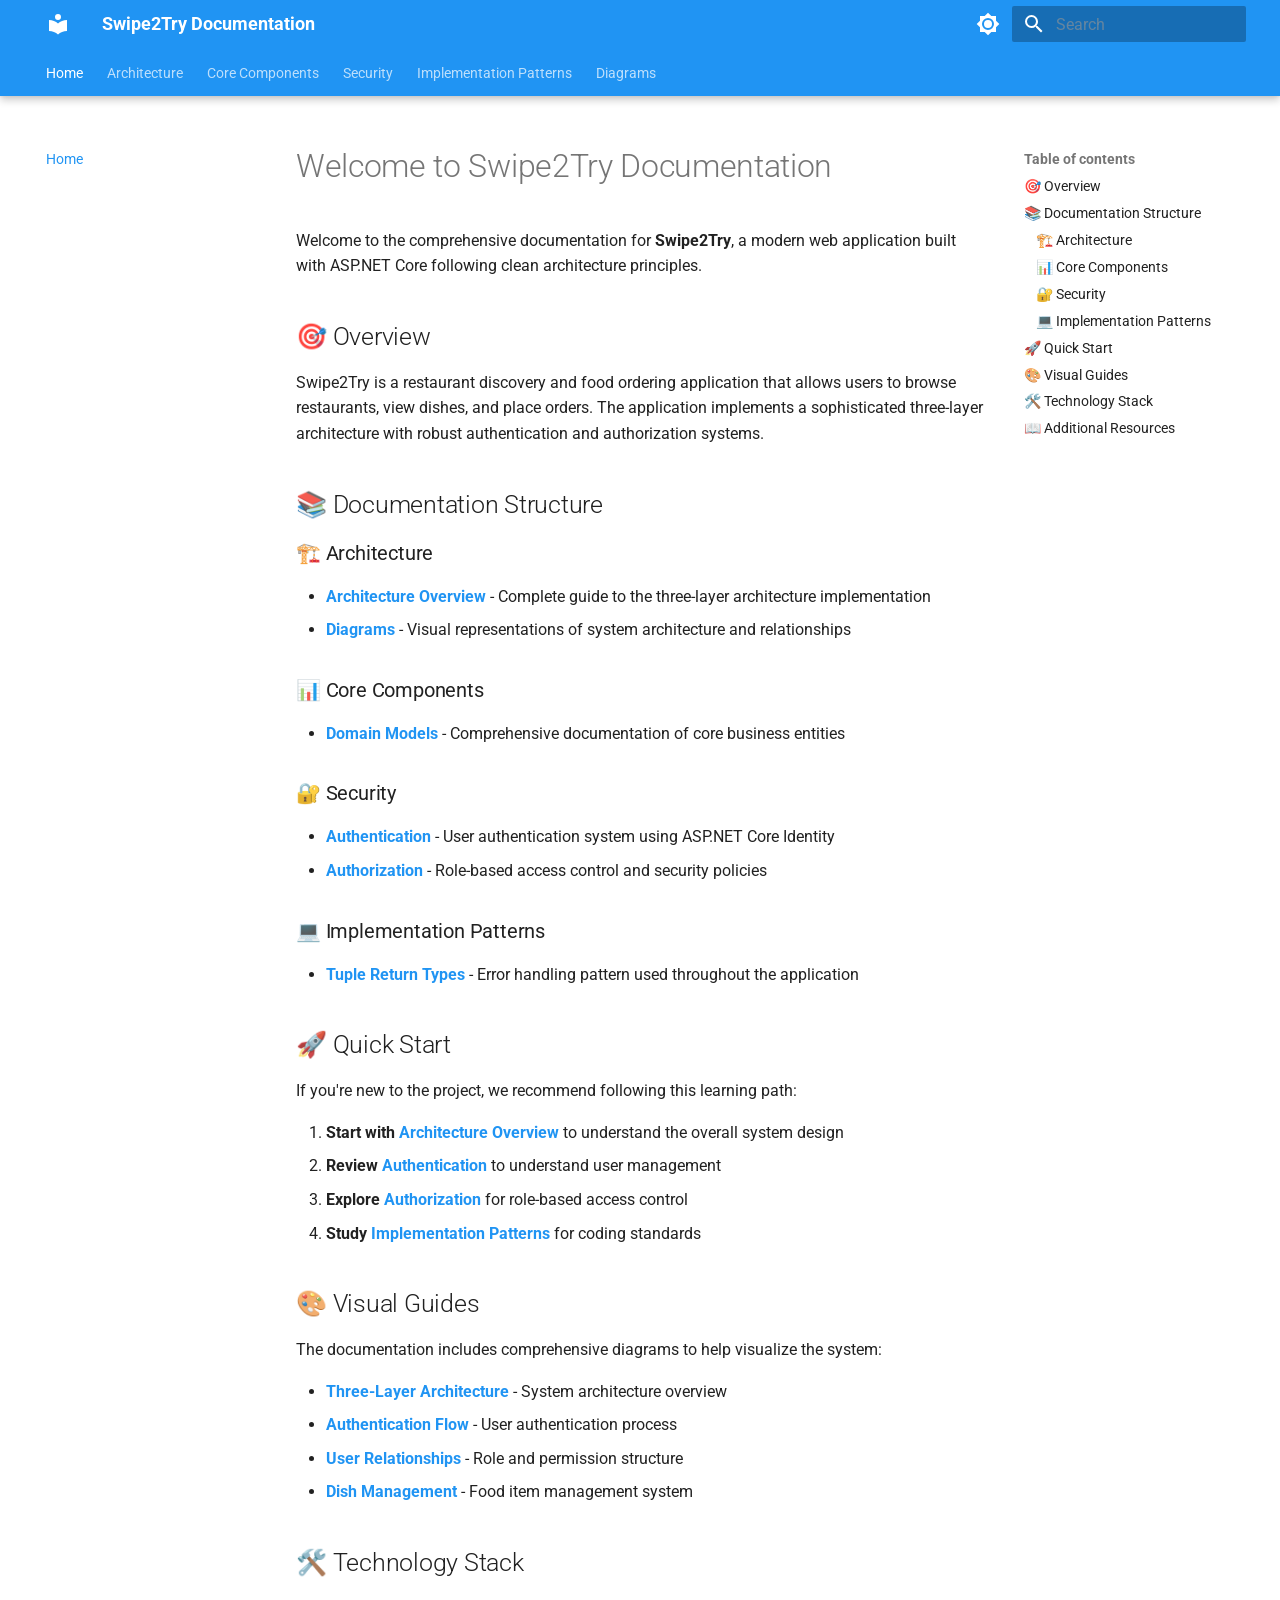
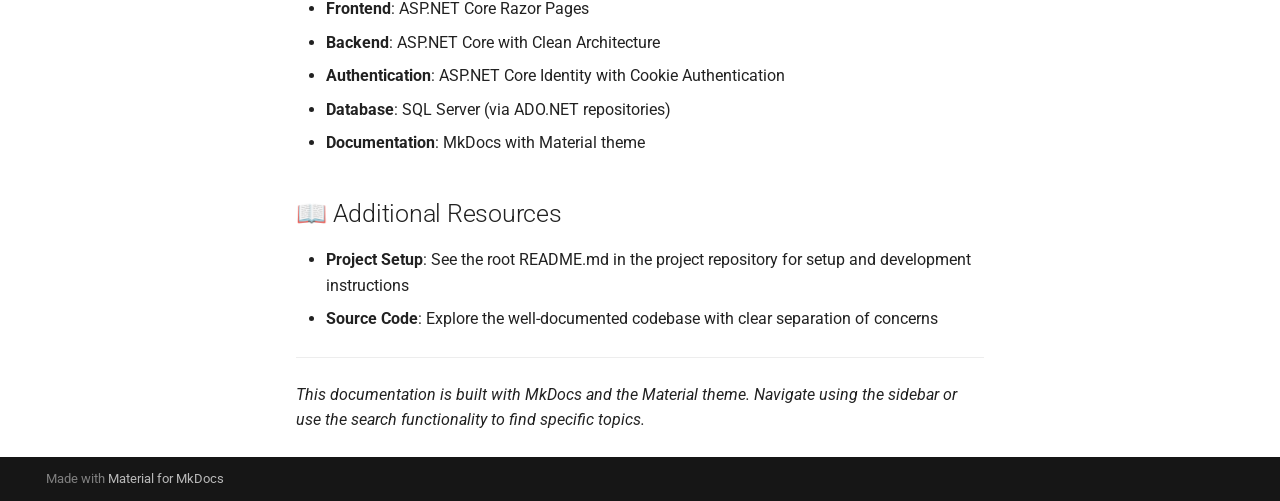
<file: site/index.html>
<!doctype html>
<html lang="en" class="no-js">
  <head>
    
      <meta charset="utf-8">
      <meta name="viewport" content="width=device-width,initial-scale=1">
      
        <meta name="description" content="Complete documentation for the Swipe2Try application architecture, authentication, and implementation patterns.">
      
      
      
      
      
        <link rel="next" href="Architecture/">
      
      
      <link rel="icon" href="assets/images/favicon.png">
      <meta name="generator" content="mkdocs-1.6.1, mkdocs-material-9.6.12">
    
    
      
        <title>Swipe2Try Documentation</title>
      
    
    
      <link rel="stylesheet" href="assets/stylesheets/main.2afb09e1.min.css">
      
        
        <link rel="stylesheet" href="assets/stylesheets/palette.06af60db.min.css">
      
      


    
    
      
    
    
      
        
        
        <link rel="preconnect" href="https://fonts.gstatic.com" crossorigin>
        <link rel="stylesheet" href="https://fonts.googleapis.com/css?family=Roboto:300,300i,400,400i,700,700i%7CRoboto+Mono:400,400i,700,700i&display=fallback">
        <style>:root{--md-text-font:"Roboto";--md-code-font:"Roboto Mono"}</style>
      
    
    
    <script>__md_scope=new URL(".",location),__md_hash=e=>[...e].reduce(((e,_)=>(e<<5)-e+_.charCodeAt(0)),0),__md_get=(e,_=localStorage,t=__md_scope)=>JSON.parse(_.getItem(t.pathname+"."+e)),__md_set=(e,_,t=localStorage,a=__md_scope)=>{try{t.setItem(a.pathname+"."+e,JSON.stringify(_))}catch(e){}}</script>
    
      

    
    
    
  </head>
  
  
    
    
      
    
    
    
    
    <body dir="ltr" data-md-color-scheme="default" data-md-color-primary="blue" data-md-color-accent="blue">
  
    
    <input class="md-toggle" data-md-toggle="drawer" type="checkbox" id="__drawer" autocomplete="off">
    <input class="md-toggle" data-md-toggle="search" type="checkbox" id="__search" autocomplete="off">
    <label class="md-overlay" for="__drawer"></label>
    <div data-md-component="skip">
      
        
        <a href="#welcome-to-swipe2try-documentation" class="md-skip">
          Skip to content
        </a>
      
    </div>
    <div data-md-component="announce">
      
    </div>
    
    
      

  

<header class="md-header md-header--shadow md-header--lifted" data-md-component="header">
  <nav class="md-header__inner md-grid" aria-label="Header">
    <a href="." title="Swipe2Try Documentation" class="md-header__button md-logo" aria-label="Swipe2Try Documentation" data-md-component="logo">
      
  
  <svg xmlns="http://www.w3.org/2000/svg" viewBox="0 0 24 24"><path d="M12 8a3 3 0 0 0 3-3 3 3 0 0 0-3-3 3 3 0 0 0-3 3 3 3 0 0 0 3 3m0 3.54C9.64 9.35 6.5 8 3 8v11c3.5 0 6.64 1.35 9 3.54 2.36-2.19 5.5-3.54 9-3.54V8c-3.5 0-6.64 1.35-9 3.54"/></svg>

    </a>
    <label class="md-header__button md-icon" for="__drawer">
      
      <svg xmlns="http://www.w3.org/2000/svg" viewBox="0 0 24 24"><path d="M3 6h18v2H3zm0 5h18v2H3zm0 5h18v2H3z"/></svg>
    </label>
    <div class="md-header__title" data-md-component="header-title">
      <div class="md-header__ellipsis">
        <div class="md-header__topic">
          <span class="md-ellipsis">
            Swipe2Try Documentation
          </span>
        </div>
        <div class="md-header__topic" data-md-component="header-topic">
          <span class="md-ellipsis">
            
              Home
            
          </span>
        </div>
      </div>
    </div>
    
      
        <form class="md-header__option" data-md-component="palette">
  
    
    
    
    <input class="md-option" data-md-color-media="" data-md-color-scheme="default" data-md-color-primary="blue" data-md-color-accent="blue"  aria-label="Switch to dark mode"  type="radio" name="__palette" id="__palette_0">
    
      <label class="md-header__button md-icon" title="Switch to dark mode" for="__palette_1" hidden>
        <svg xmlns="http://www.w3.org/2000/svg" viewBox="0 0 24 24"><path d="M12 8a4 4 0 0 0-4 4 4 4 0 0 0 4 4 4 4 0 0 0 4-4 4 4 0 0 0-4-4m0 10a6 6 0 0 1-6-6 6 6 0 0 1 6-6 6 6 0 0 1 6 6 6 6 0 0 1-6 6m8-9.31V4h-4.69L12 .69 8.69 4H4v4.69L.69 12 4 15.31V20h4.69L12 23.31 15.31 20H20v-4.69L23.31 12z"/></svg>
      </label>
    
  
    
    
    
    <input class="md-option" data-md-color-media="" data-md-color-scheme="slate" data-md-color-primary="blue" data-md-color-accent="blue"  aria-label="Switch to light mode"  type="radio" name="__palette" id="__palette_1">
    
      <label class="md-header__button md-icon" title="Switch to light mode" for="__palette_0" hidden>
        <svg xmlns="http://www.w3.org/2000/svg" viewBox="0 0 24 24"><path d="M12 18c-.89 0-1.74-.2-2.5-.55C11.56 16.5 13 14.42 13 12s-1.44-4.5-3.5-5.45C10.26 6.2 11.11 6 12 6a6 6 0 0 1 6 6 6 6 0 0 1-6 6m8-9.31V4h-4.69L12 .69 8.69 4H4v4.69L.69 12 4 15.31V20h4.69L12 23.31 15.31 20H20v-4.69L23.31 12z"/></svg>
      </label>
    
  
</form>
      
    
    
      <script>var palette=__md_get("__palette");if(palette&&palette.color){if("(prefers-color-scheme)"===palette.color.media){var media=matchMedia("(prefers-color-scheme: light)"),input=document.querySelector(media.matches?"[data-md-color-media='(prefers-color-scheme: light)']":"[data-md-color-media='(prefers-color-scheme: dark)']");palette.color.media=input.getAttribute("data-md-color-media"),palette.color.scheme=input.getAttribute("data-md-color-scheme"),palette.color.primary=input.getAttribute("data-md-color-primary"),palette.color.accent=input.getAttribute("data-md-color-accent")}for(var[key,value]of Object.entries(palette.color))document.body.setAttribute("data-md-color-"+key,value)}</script>
    
    
    
      
      
        <label class="md-header__button md-icon" for="__search">
          
          <svg xmlns="http://www.w3.org/2000/svg" viewBox="0 0 24 24"><path d="M9.5 3A6.5 6.5 0 0 1 16 9.5c0 1.61-.59 3.09-1.56 4.23l.27.27h.79l5 5-1.5 1.5-5-5v-.79l-.27-.27A6.52 6.52 0 0 1 9.5 16 6.5 6.5 0 0 1 3 9.5 6.5 6.5 0 0 1 9.5 3m0 2C7 5 5 7 5 9.5S7 14 9.5 14 14 12 14 9.5 12 5 9.5 5"/></svg>
        </label>
        <div class="md-search" data-md-component="search" role="dialog">
  <label class="md-search__overlay" for="__search"></label>
  <div class="md-search__inner" role="search">
    <form class="md-search__form" name="search">
      <input type="text" class="md-search__input" name="query" aria-label="Search" placeholder="Search" autocapitalize="off" autocorrect="off" autocomplete="off" spellcheck="false" data-md-component="search-query" required>
      <label class="md-search__icon md-icon" for="__search">
        
        <svg xmlns="http://www.w3.org/2000/svg" viewBox="0 0 24 24"><path d="M9.5 3A6.5 6.5 0 0 1 16 9.5c0 1.61-.59 3.09-1.56 4.23l.27.27h.79l5 5-1.5 1.5-5-5v-.79l-.27-.27A6.52 6.52 0 0 1 9.5 16 6.5 6.5 0 0 1 3 9.5 6.5 6.5 0 0 1 9.5 3m0 2C7 5 5 7 5 9.5S7 14 9.5 14 14 12 14 9.5 12 5 9.5 5"/></svg>
        
        <svg xmlns="http://www.w3.org/2000/svg" viewBox="0 0 24 24"><path d="M20 11v2H8l5.5 5.5-1.42 1.42L4.16 12l7.92-7.92L13.5 5.5 8 11z"/></svg>
      </label>
      <nav class="md-search__options" aria-label="Search">
        
          <a href="javascript:void(0)" class="md-search__icon md-icon" title="Share" aria-label="Share" data-clipboard data-clipboard-text="" data-md-component="search-share" tabindex="-1">
            
            <svg xmlns="http://www.w3.org/2000/svg" viewBox="0 0 24 24"><path d="M18 16.08c-.76 0-1.44.3-1.96.77L8.91 12.7c.05-.23.09-.46.09-.7s-.04-.47-.09-.7l7.05-4.11c.54.5 1.25.81 2.04.81a3 3 0 0 0 3-3 3 3 0 0 0-3-3 3 3 0 0 0-3 3c0 .24.04.47.09.7L8.04 9.81C7.5 9.31 6.79 9 6 9a3 3 0 0 0-3 3 3 3 0 0 0 3 3c.79 0 1.5-.31 2.04-.81l7.12 4.15c-.05.21-.08.43-.08.66 0 1.61 1.31 2.91 2.92 2.91s2.92-1.3 2.92-2.91A2.92 2.92 0 0 0 18 16.08"/></svg>
          </a>
        
        <button type="reset" class="md-search__icon md-icon" title="Clear" aria-label="Clear" tabindex="-1">
          
          <svg xmlns="http://www.w3.org/2000/svg" viewBox="0 0 24 24"><path d="M19 6.41 17.59 5 12 10.59 6.41 5 5 6.41 10.59 12 5 17.59 6.41 19 12 13.41 17.59 19 19 17.59 13.41 12z"/></svg>
        </button>
      </nav>
      
    </form>
    <div class="md-search__output">
      <div class="md-search__scrollwrap" tabindex="0" data-md-scrollfix>
        <div class="md-search-result" data-md-component="search-result">
          <div class="md-search-result__meta">
            Initializing search
          </div>
          <ol class="md-search-result__list" role="presentation"></ol>
        </div>
      </div>
    </div>
  </div>
</div>
      
    
    
  </nav>
  
    
      
<nav class="md-tabs" aria-label="Tabs" data-md-component="tabs">
  <div class="md-grid">
    <ul class="md-tabs__list">
      
        
  
  
  
    
  
  
    <li class="md-tabs__item md-tabs__item--active">
      <a href="." class="md-tabs__link">
        
  
  
    
  
  Home

      </a>
    </li>
  

      
        
  
  
  
  
    <li class="md-tabs__item">
      <a href="Architecture/" class="md-tabs__link">
        
  
  
    
  
  Architecture

      </a>
    </li>
  

      
        
  
  
  
  
    
    
      <li class="md-tabs__item">
        <a href="DomainModels/" class="md-tabs__link">
          
  
  
  Core Components

        </a>
      </li>
    
  

      
        
  
  
  
  
    
    
      <li class="md-tabs__item">
        <a href="Authentication/" class="md-tabs__link">
          
  
  
  Security

        </a>
      </li>
    
  

      
        
  
  
  
  
    
    
      <li class="md-tabs__item">
        <a href="TupleReturnTypePattern/" class="md-tabs__link">
          
  
  
  Implementation Patterns

        </a>
      </li>
    
  

      
        
  
  
  
  
    
    
      <li class="md-tabs__item">
        <a href="diagrams/" class="md-tabs__link">
          
  
  
  Diagrams

        </a>
      </li>
    
  

      
    </ul>
  </div>
</nav>
    
  
</header>
    
    <div class="md-container" data-md-component="container">
      
      
        
      
      <main class="md-main" data-md-component="main">
        <div class="md-main__inner md-grid">
          
            
              
              <div class="md-sidebar md-sidebar--primary" data-md-component="sidebar" data-md-type="navigation" >
                <div class="md-sidebar__scrollwrap">
                  <div class="md-sidebar__inner">
                    


  


<nav class="md-nav md-nav--primary md-nav--lifted" aria-label="Navigation" data-md-level="0">
  <label class="md-nav__title" for="__drawer">
    <a href="." title="Swipe2Try Documentation" class="md-nav__button md-logo" aria-label="Swipe2Try Documentation" data-md-component="logo">
      
  
  <svg xmlns="http://www.w3.org/2000/svg" viewBox="0 0 24 24"><path d="M12 8a3 3 0 0 0 3-3 3 3 0 0 0-3-3 3 3 0 0 0-3 3 3 3 0 0 0 3 3m0 3.54C9.64 9.35 6.5 8 3 8v11c3.5 0 6.64 1.35 9 3.54 2.36-2.19 5.5-3.54 9-3.54V8c-3.5 0-6.64 1.35-9 3.54"/></svg>

    </a>
    Swipe2Try Documentation
  </label>
  
  <ul class="md-nav__list" data-md-scrollfix>
    
      
      
  
  
    
  
  
  
    <li class="md-nav__item md-nav__item--active">
      
      <input class="md-nav__toggle md-toggle" type="checkbox" id="__toc">
      
      
        
      
      
        <label class="md-nav__link md-nav__link--active" for="__toc">
          
  
  
  <span class="md-ellipsis">
    Home
    
  </span>
  

          <span class="md-nav__icon md-icon"></span>
        </label>
      
      <a href="." class="md-nav__link md-nav__link--active">
        
  
  
  <span class="md-ellipsis">
    Home
    
  </span>
  

      </a>
      
        

<nav class="md-nav md-nav--secondary" aria-label="Table of contents">
  
  
  
    
  
  
    <label class="md-nav__title" for="__toc">
      <span class="md-nav__icon md-icon"></span>
      Table of contents
    </label>
    <ul class="md-nav__list" data-md-component="toc" data-md-scrollfix>
      
        <li class="md-nav__item">
  <a href="#overview" class="md-nav__link">
    <span class="md-ellipsis">
      🎯 Overview
    </span>
  </a>
  
</li>
      
        <li class="md-nav__item">
  <a href="#documentation-structure" class="md-nav__link">
    <span class="md-ellipsis">
      📚 Documentation Structure
    </span>
  </a>
  
    <nav class="md-nav" aria-label="📚 Documentation Structure">
      <ul class="md-nav__list">
        
          <li class="md-nav__item">
  <a href="#architecture" class="md-nav__link">
    <span class="md-ellipsis">
      🏗️ Architecture
    </span>
  </a>
  
</li>
        
          <li class="md-nav__item">
  <a href="#core-components" class="md-nav__link">
    <span class="md-ellipsis">
      📊 Core Components
    </span>
  </a>
  
</li>
        
          <li class="md-nav__item">
  <a href="#security" class="md-nav__link">
    <span class="md-ellipsis">
      🔐 Security
    </span>
  </a>
  
</li>
        
          <li class="md-nav__item">
  <a href="#implementation-patterns" class="md-nav__link">
    <span class="md-ellipsis">
      💻 Implementation Patterns
    </span>
  </a>
  
</li>
        
      </ul>
    </nav>
  
</li>
      
        <li class="md-nav__item">
  <a href="#quick-start" class="md-nav__link">
    <span class="md-ellipsis">
      🚀 Quick Start
    </span>
  </a>
  
</li>
      
        <li class="md-nav__item">
  <a href="#visual-guides" class="md-nav__link">
    <span class="md-ellipsis">
      🎨 Visual Guides
    </span>
  </a>
  
</li>
      
        <li class="md-nav__item">
  <a href="#technology-stack" class="md-nav__link">
    <span class="md-ellipsis">
      🛠️ Technology Stack
    </span>
  </a>
  
</li>
      
        <li class="md-nav__item">
  <a href="#additional-resources" class="md-nav__link">
    <span class="md-ellipsis">
      📖 Additional Resources
    </span>
  </a>
  
</li>
      
    </ul>
  
</nav>
      
    </li>
  

    
      
      
  
  
  
  
    <li class="md-nav__item">
      <a href="Architecture/" class="md-nav__link">
        
  
  
  <span class="md-ellipsis">
    Architecture
    
  </span>
  

      </a>
    </li>
  

    
      
      
  
  
  
  
    
    
    
    
      
      
    
    
    <li class="md-nav__item md-nav__item--nested">
      
        
        
        <input class="md-nav__toggle md-toggle " type="checkbox" id="__nav_3" >
        
          
          <label class="md-nav__link" for="__nav_3" id="__nav_3_label" tabindex="0">
            
  
  
  <span class="md-ellipsis">
    Core Components
    
  </span>
  

            <span class="md-nav__icon md-icon"></span>
          </label>
        
        <nav class="md-nav" data-md-level="1" aria-labelledby="__nav_3_label" aria-expanded="false">
          <label class="md-nav__title" for="__nav_3">
            <span class="md-nav__icon md-icon"></span>
            Core Components
          </label>
          <ul class="md-nav__list" data-md-scrollfix>
            
              
                
  
  
  
  
    <li class="md-nav__item">
      <a href="DomainModels/" class="md-nav__link">
        
  
  
  <span class="md-ellipsis">
    Domain Models
    
  </span>
  

      </a>
    </li>
  

              
            
          </ul>
        </nav>
      
    </li>
  

    
      
      
  
  
  
  
    
    
    
    
      
      
    
    
    <li class="md-nav__item md-nav__item--nested">
      
        
        
        <input class="md-nav__toggle md-toggle " type="checkbox" id="__nav_4" >
        
          
          <label class="md-nav__link" for="__nav_4" id="__nav_4_label" tabindex="0">
            
  
  
  <span class="md-ellipsis">
    Security
    
  </span>
  

            <span class="md-nav__icon md-icon"></span>
          </label>
        
        <nav class="md-nav" data-md-level="1" aria-labelledby="__nav_4_label" aria-expanded="false">
          <label class="md-nav__title" for="__nav_4">
            <span class="md-nav__icon md-icon"></span>
            Security
          </label>
          <ul class="md-nav__list" data-md-scrollfix>
            
              
                
  
  
  
  
    <li class="md-nav__item">
      <a href="Authentication/" class="md-nav__link">
        
  
  
  <span class="md-ellipsis">
    Authentication
    
  </span>
  

      </a>
    </li>
  

              
            
              
                
  
  
  
  
    <li class="md-nav__item">
      <a href="Authorization/" class="md-nav__link">
        
  
  
  <span class="md-ellipsis">
    Authorization
    
  </span>
  

      </a>
    </li>
  

              
            
          </ul>
        </nav>
      
    </li>
  

    
      
      
  
  
  
  
    
    
    
    
      
      
    
    
    <li class="md-nav__item md-nav__item--nested">
      
        
        
        <input class="md-nav__toggle md-toggle " type="checkbox" id="__nav_5" >
        
          
          <label class="md-nav__link" for="__nav_5" id="__nav_5_label" tabindex="0">
            
  
  
  <span class="md-ellipsis">
    Implementation Patterns
    
  </span>
  

            <span class="md-nav__icon md-icon"></span>
          </label>
        
        <nav class="md-nav" data-md-level="1" aria-labelledby="__nav_5_label" aria-expanded="false">
          <label class="md-nav__title" for="__nav_5">
            <span class="md-nav__icon md-icon"></span>
            Implementation Patterns
          </label>
          <ul class="md-nav__list" data-md-scrollfix>
            
              
                
  
  
  
  
    <li class="md-nav__item">
      <a href="TupleReturnTypePattern/" class="md-nav__link">
        
  
  
  <span class="md-ellipsis">
    Tuple Return Types
    
  </span>
  

      </a>
    </li>
  

              
            
          </ul>
        </nav>
      
    </li>
  

    
      
      
  
  
  
  
    
    
    
    
      
      
    
    
    <li class="md-nav__item md-nav__item--nested">
      
        
        
        <input class="md-nav__toggle md-toggle " type="checkbox" id="__nav_6" >
        
          
          <label class="md-nav__link" for="__nav_6" id="__nav_6_label" tabindex="0">
            
  
  
  <span class="md-ellipsis">
    Diagrams
    
  </span>
  

            <span class="md-nav__icon md-icon"></span>
          </label>
        
        <nav class="md-nav" data-md-level="1" aria-labelledby="__nav_6_label" aria-expanded="false">
          <label class="md-nav__title" for="__nav_6">
            <span class="md-nav__icon md-icon"></span>
            Diagrams
          </label>
          <ul class="md-nav__list" data-md-scrollfix>
            
              
                
  
  
  
  
    <li class="md-nav__item">
      <a href="diagrams/" class="md-nav__link">
        
  
  
  <span class="md-ellipsis">
    Overview
    
  </span>
  

      </a>
    </li>
  

              
            
          </ul>
        </nav>
      
    </li>
  

    
  </ul>
</nav>
                  </div>
                </div>
              </div>
            
            
              
              <div class="md-sidebar md-sidebar--secondary" data-md-component="sidebar" data-md-type="toc" >
                <div class="md-sidebar__scrollwrap">
                  <div class="md-sidebar__inner">
                    

<nav class="md-nav md-nav--secondary" aria-label="Table of contents">
  
  
  
    
  
  
    <label class="md-nav__title" for="__toc">
      <span class="md-nav__icon md-icon"></span>
      Table of contents
    </label>
    <ul class="md-nav__list" data-md-component="toc" data-md-scrollfix>
      
        <li class="md-nav__item">
  <a href="#overview" class="md-nav__link">
    <span class="md-ellipsis">
      🎯 Overview
    </span>
  </a>
  
</li>
      
        <li class="md-nav__item">
  <a href="#documentation-structure" class="md-nav__link">
    <span class="md-ellipsis">
      📚 Documentation Structure
    </span>
  </a>
  
    <nav class="md-nav" aria-label="📚 Documentation Structure">
      <ul class="md-nav__list">
        
          <li class="md-nav__item">
  <a href="#architecture" class="md-nav__link">
    <span class="md-ellipsis">
      🏗️ Architecture
    </span>
  </a>
  
</li>
        
          <li class="md-nav__item">
  <a href="#core-components" class="md-nav__link">
    <span class="md-ellipsis">
      📊 Core Components
    </span>
  </a>
  
</li>
        
          <li class="md-nav__item">
  <a href="#security" class="md-nav__link">
    <span class="md-ellipsis">
      🔐 Security
    </span>
  </a>
  
</li>
        
          <li class="md-nav__item">
  <a href="#implementation-patterns" class="md-nav__link">
    <span class="md-ellipsis">
      💻 Implementation Patterns
    </span>
  </a>
  
</li>
        
      </ul>
    </nav>
  
</li>
      
        <li class="md-nav__item">
  <a href="#quick-start" class="md-nav__link">
    <span class="md-ellipsis">
      🚀 Quick Start
    </span>
  </a>
  
</li>
      
        <li class="md-nav__item">
  <a href="#visual-guides" class="md-nav__link">
    <span class="md-ellipsis">
      🎨 Visual Guides
    </span>
  </a>
  
</li>
      
        <li class="md-nav__item">
  <a href="#technology-stack" class="md-nav__link">
    <span class="md-ellipsis">
      🛠️ Technology Stack
    </span>
  </a>
  
</li>
      
        <li class="md-nav__item">
  <a href="#additional-resources" class="md-nav__link">
    <span class="md-ellipsis">
      📖 Additional Resources
    </span>
  </a>
  
</li>
      
    </ul>
  
</nav>
                  </div>
                </div>
              </div>
            
          
          
            <div class="md-content" data-md-component="content">
              <article class="md-content__inner md-typeset">
                
                  



<h1 id="welcome-to-swipe2try-documentation">Welcome to Swipe2Try Documentation<a class="headerlink" href="#welcome-to-swipe2try-documentation" title="Permanent link">&para;</a></h1>
<p>Welcome to the comprehensive documentation for <strong>Swipe2Try</strong>, a modern web application built with ASP.NET Core following clean architecture principles.</p>
<h2 id="overview">🎯 Overview<a class="headerlink" href="#overview" title="Permanent link">&para;</a></h2>
<p>Swipe2Try is a restaurant discovery and food ordering application that allows users to browse restaurants, view dishes, and place orders. The application implements a sophisticated three-layer architecture with robust authentication and authorization systems.</p>
<h2 id="documentation-structure">📚 Documentation Structure<a class="headerlink" href="#documentation-structure" title="Permanent link">&para;</a></h2>
<h3 id="architecture">🏗️ Architecture<a class="headerlink" href="#architecture" title="Permanent link">&para;</a></h3>
<ul>
<li><strong><a href="Architecture/">Architecture Overview</a></strong> - Complete guide to the three-layer architecture implementation</li>
<li><strong><a href="diagrams/">Diagrams</a></strong> - Visual representations of system architecture and relationships</li>
</ul>
<h3 id="core-components">📊 Core Components<a class="headerlink" href="#core-components" title="Permanent link">&para;</a></h3>
<ul>
<li><strong><a href="DomainModels/">Domain Models</a></strong> - Comprehensive documentation of core business entities</li>
</ul>
<h3 id="security">🔐 Security<a class="headerlink" href="#security" title="Permanent link">&para;</a></h3>
<ul>
<li><strong><a href="Authentication/">Authentication</a></strong> - User authentication system using ASP.NET Core Identity</li>
<li><strong><a href="Authorization/">Authorization</a></strong> - Role-based access control and security policies</li>
</ul>
<h3 id="implementation-patterns">💻 Implementation Patterns<a class="headerlink" href="#implementation-patterns" title="Permanent link">&para;</a></h3>
<ul>
<li><strong><a href="TupleReturnTypePattern/">Tuple Return Types</a></strong> - Error handling pattern used throughout the application</li>
</ul>
<h2 id="quick-start">🚀 Quick Start<a class="headerlink" href="#quick-start" title="Permanent link">&para;</a></h2>
<p>If you're new to the project, we recommend following this learning path:</p>
<ol>
<li><strong>Start with <a href="Architecture/">Architecture Overview</a></strong> to understand the overall system design</li>
<li><strong>Review <a href="Authentication/">Authentication</a></strong> to understand user management</li>
<li><strong>Explore <a href="Authorization/">Authorization</a></strong> for role-based access control</li>
<li><strong>Study <a href="TupleReturnTypePattern/">Implementation Patterns</a></strong> for coding standards</li>
</ol>
<h2 id="visual-guides">🎨 Visual Guides<a class="headerlink" href="#visual-guides" title="Permanent link">&para;</a></h2>
<p>The documentation includes comprehensive diagrams to help visualize the system:</p>
<ul>
<li><strong><a href="diagrams/three_layer_architecture.mmd">Three-Layer Architecture</a></strong> - System architecture overview</li>
<li><strong><a href="diagrams/auth_class_diagram.mmd">Authentication Flow</a></strong> - User authentication process</li>
<li><strong><a href="diagrams/user_role_relationships.mmd">User Relationships</a></strong> - Role and permission structure</li>
<li><strong><a href="diagrams/dish_class_diagram.mmd">Dish Management</a></strong> - Food item management system</li>
</ul>
<h2 id="technology-stack">🛠️ Technology Stack<a class="headerlink" href="#technology-stack" title="Permanent link">&para;</a></h2>
<ul>
<li><strong>Frontend</strong>: ASP.NET Core Razor Pages</li>
<li><strong>Backend</strong>: ASP.NET Core with Clean Architecture</li>
<li><strong>Authentication</strong>: ASP.NET Core Identity with Cookie Authentication</li>
<li><strong>Database</strong>: SQL Server (via ADO.NET repositories)</li>
<li><strong>Documentation</strong>: MkDocs with Material theme</li>
</ul>
<h2 id="additional-resources">📖 Additional Resources<a class="headerlink" href="#additional-resources" title="Permanent link">&para;</a></h2>
<ul>
<li><strong>Project Setup</strong>: See the root README.md in the project repository for setup and development instructions</li>
<li><strong>Source Code</strong>: Explore the well-documented codebase with clear separation of concerns</li>
</ul>
<hr />
<p><em>This documentation is built with MkDocs and the Material theme. Navigate using the sidebar or use the search functionality to find specific topics.</em></p>












                
              </article>
            </div>
          
          
<script>var target=document.getElementById(location.hash.slice(1));target&&target.name&&(target.checked=target.name.startsWith("__tabbed_"))</script>
        </div>
        
          <button type="button" class="md-top md-icon" data-md-component="top" hidden>
  
  <svg xmlns="http://www.w3.org/2000/svg" viewBox="0 0 24 24"><path d="M13 20h-2V8l-5.5 5.5-1.42-1.42L12 4.16l7.92 7.92-1.42 1.42L13 8z"/></svg>
  Back to top
</button>
        
      </main>
      
        <footer class="md-footer">
  
  <div class="md-footer-meta md-typeset">
    <div class="md-footer-meta__inner md-grid">
      <div class="md-copyright">
  
  
    Made with
    <a href="https://squidfunk.github.io/mkdocs-material/" target="_blank" rel="noopener">
      Material for MkDocs
    </a>
  
</div>
      
    </div>
  </div>
</footer>
      
    </div>
    <div class="md-dialog" data-md-component="dialog">
      <div class="md-dialog__inner md-typeset"></div>
    </div>
    
    
    
      
      <script id="__config" type="application/json">{"base": ".", "features": ["navigation.tabs", "navigation.tabs.sticky", "navigation.top", "search.highlight", "search.share"], "search": "assets/javascripts/workers/search.f8cc74c7.min.js", "tags": null, "translations": {"clipboard.copied": "Copied to clipboard", "clipboard.copy": "Copy to clipboard", "search.result.more.one": "1 more on this page", "search.result.more.other": "# more on this page", "search.result.none": "No matching documents", "search.result.one": "1 matching document", "search.result.other": "# matching documents", "search.result.placeholder": "Type to start searching", "search.result.term.missing": "Missing", "select.version": "Select version"}, "version": null}</script>
    
    
      <script src="assets/javascripts/bundle.c8b220af.min.js"></script>
      
    
  </body>
</html>
</file>
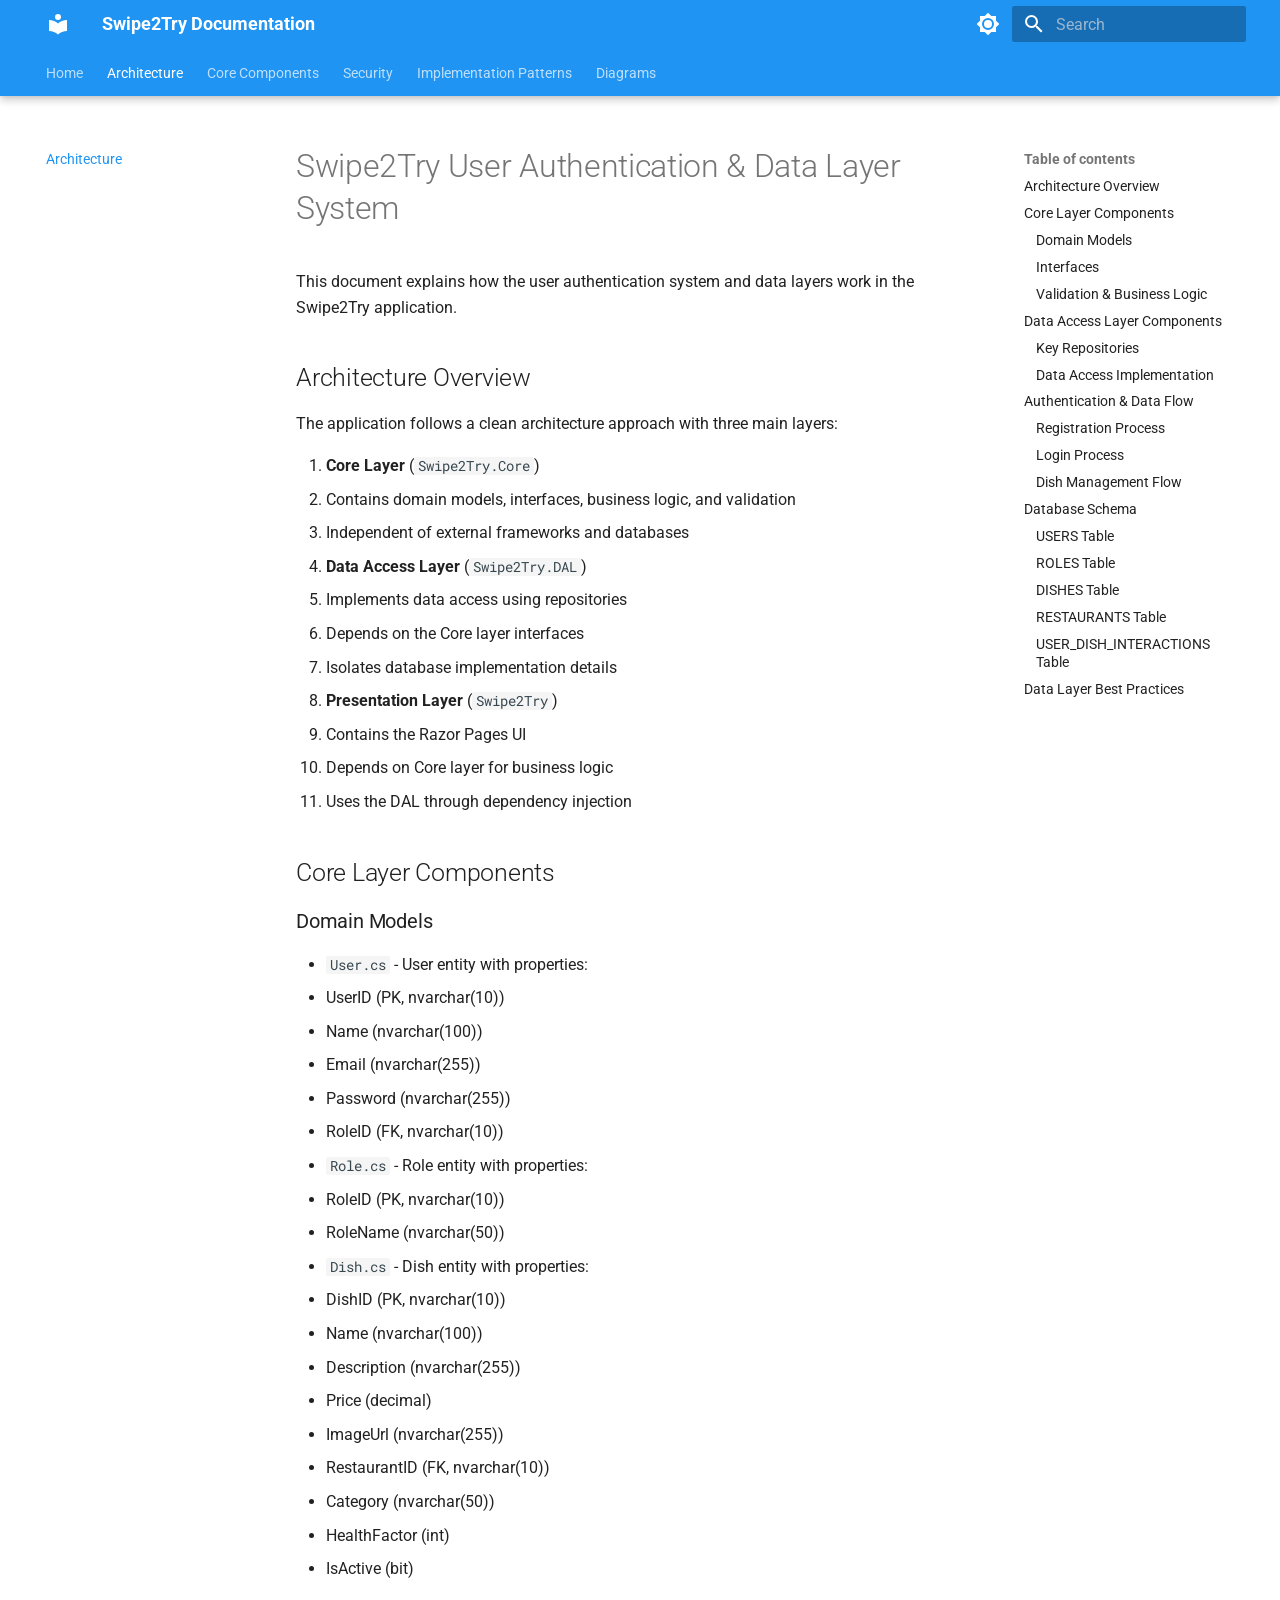
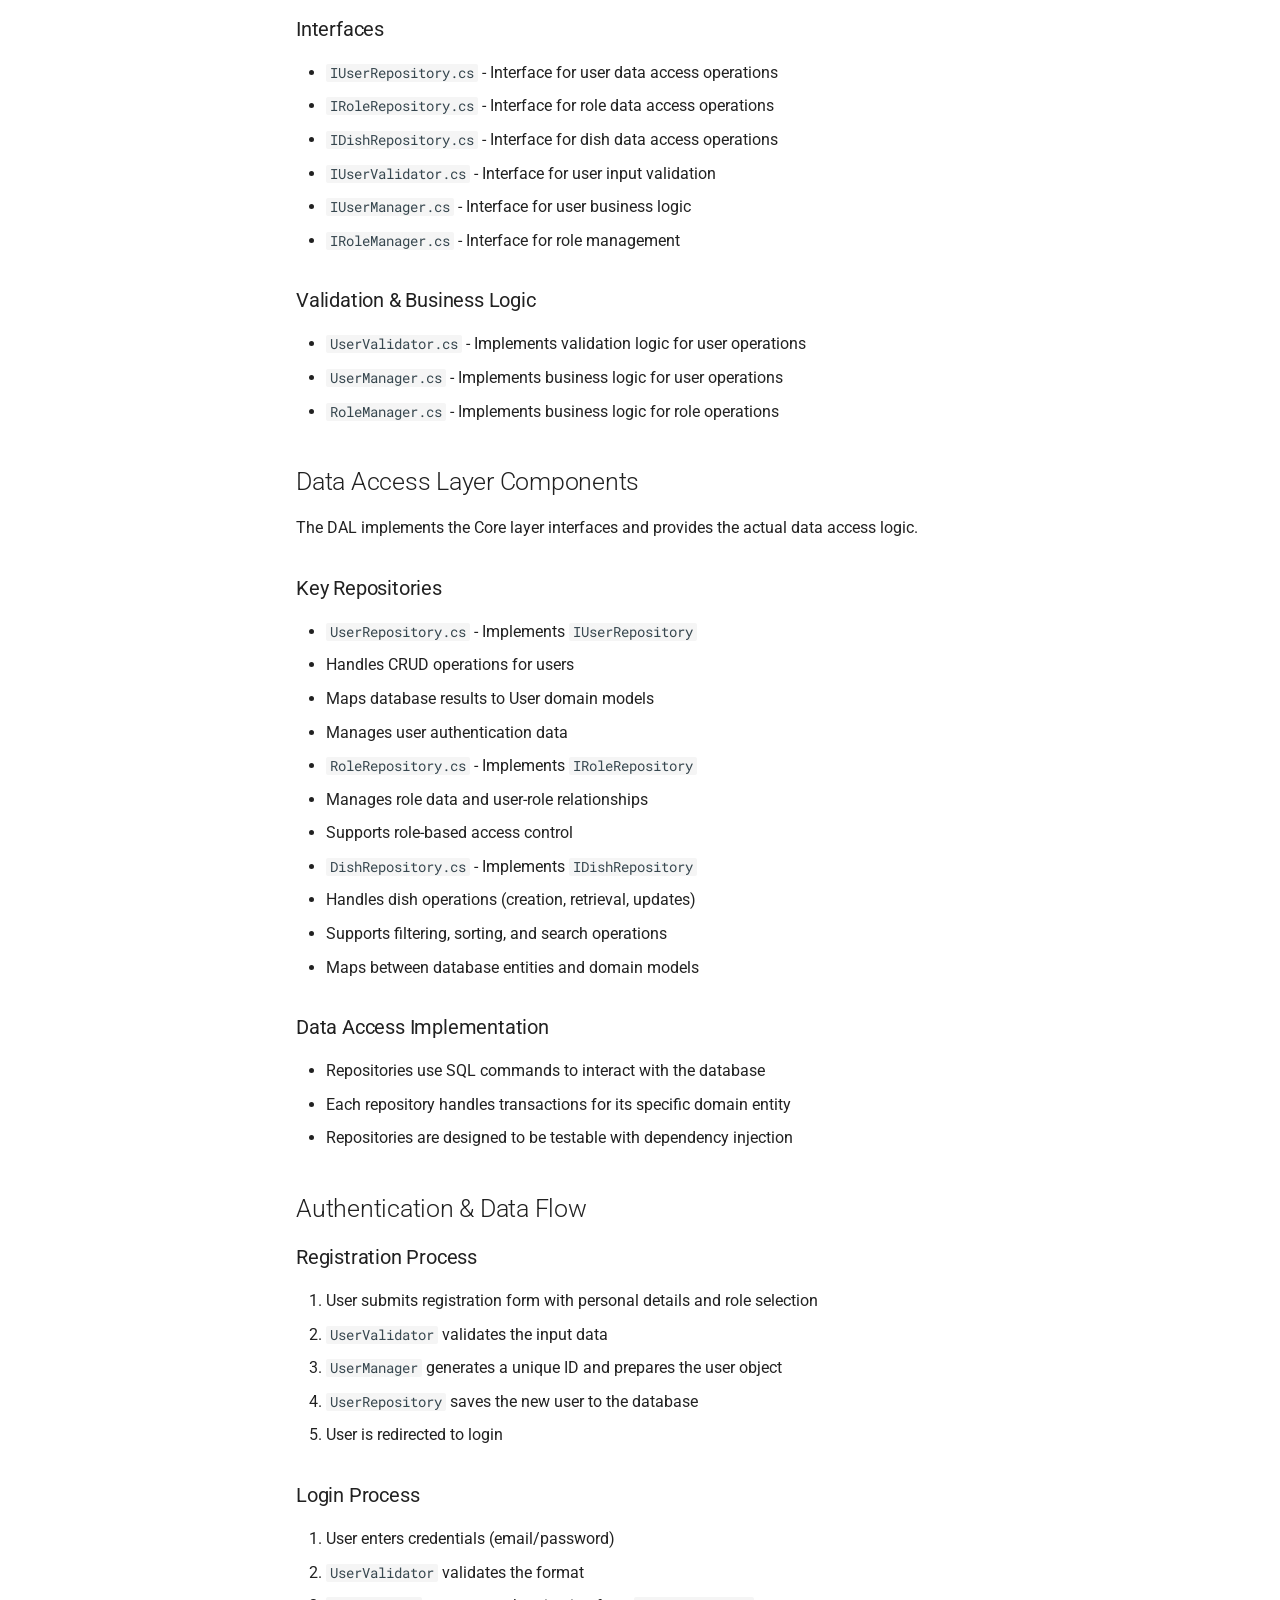
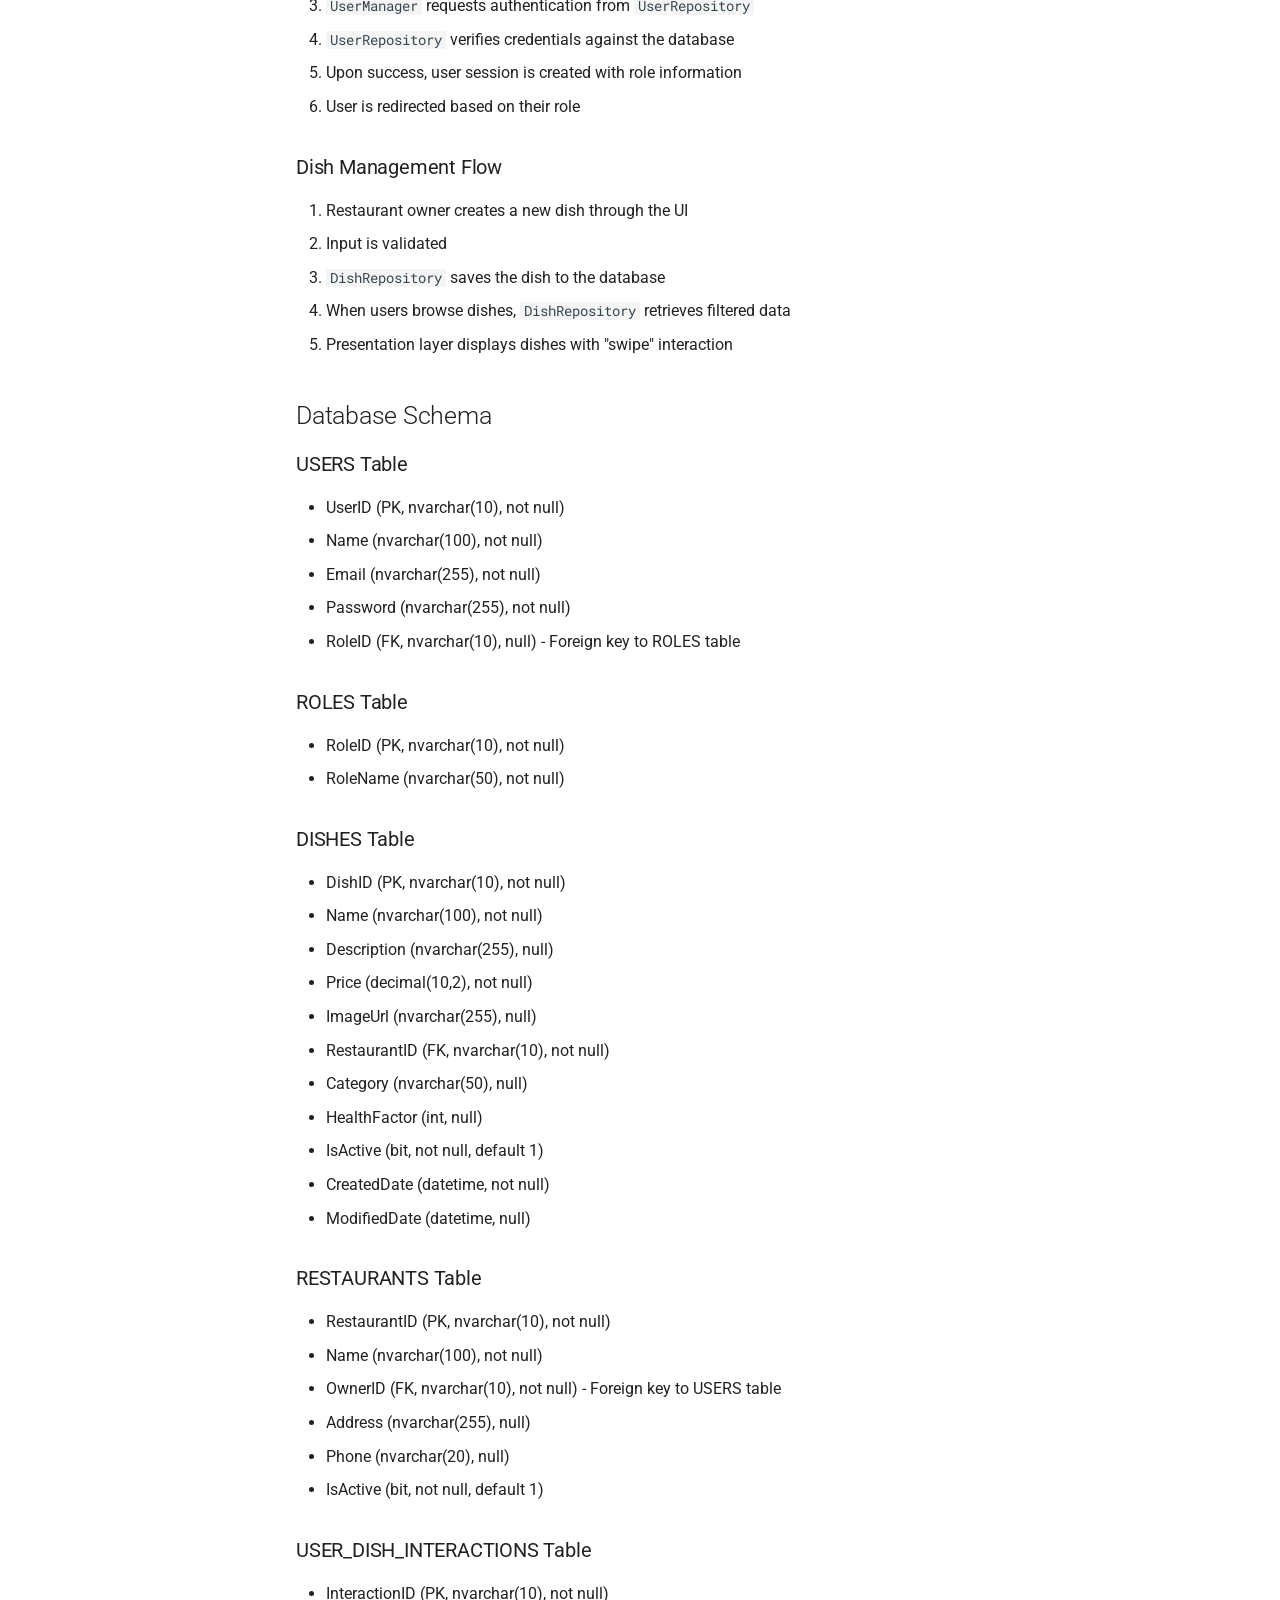
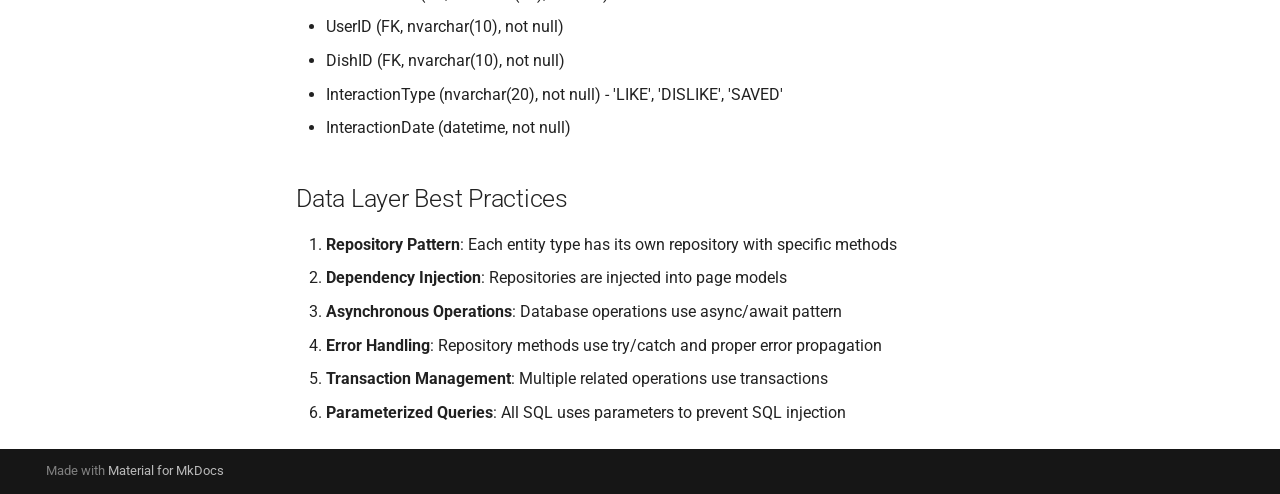
<file: site/Architecture/index.html>
<!doctype html>
<html lang="en" class="no-js">
  <head>
    
      <meta charset="utf-8">
      <meta name="viewport" content="width=device-width,initial-scale=1">
      
        <meta name="description" content="Complete documentation for the Swipe2Try application architecture, authentication, and implementation patterns.">
      
      
      
      
        <link rel="prev" href="..">
      
      
        <link rel="next" href="../DomainModels/">
      
      
      <link rel="icon" href="../assets/images/favicon.png">
      <meta name="generator" content="mkdocs-1.6.1, mkdocs-material-9.6.12">
    
    
      
        <title>Architecture - Swipe2Try Documentation</title>
      
    
    
      <link rel="stylesheet" href="../assets/stylesheets/main.2afb09e1.min.css">
      
        
        <link rel="stylesheet" href="../assets/stylesheets/palette.06af60db.min.css">
      
      


    
    
      
    
    
      
        
        
        <link rel="preconnect" href="https://fonts.gstatic.com" crossorigin>
        <link rel="stylesheet" href="https://fonts.googleapis.com/css?family=Roboto:300,300i,400,400i,700,700i%7CRoboto+Mono:400,400i,700,700i&display=fallback">
        <style>:root{--md-text-font:"Roboto";--md-code-font:"Roboto Mono"}</style>
      
    
    
    <script>__md_scope=new URL("..",location),__md_hash=e=>[...e].reduce(((e,_)=>(e<<5)-e+_.charCodeAt(0)),0),__md_get=(e,_=localStorage,t=__md_scope)=>JSON.parse(_.getItem(t.pathname+"."+e)),__md_set=(e,_,t=localStorage,a=__md_scope)=>{try{t.setItem(a.pathname+"."+e,JSON.stringify(_))}catch(e){}}</script>
    
      

    
    
    
  </head>
  
  
    
    
      
    
    
    
    
    <body dir="ltr" data-md-color-scheme="default" data-md-color-primary="blue" data-md-color-accent="blue">
  
    
    <input class="md-toggle" data-md-toggle="drawer" type="checkbox" id="__drawer" autocomplete="off">
    <input class="md-toggle" data-md-toggle="search" type="checkbox" id="__search" autocomplete="off">
    <label class="md-overlay" for="__drawer"></label>
    <div data-md-component="skip">
      
        
        <a href="#swipe2try-user-authentication-data-layer-system" class="md-skip">
          Skip to content
        </a>
      
    </div>
    <div data-md-component="announce">
      
    </div>
    
    
      

  

<header class="md-header md-header--shadow md-header--lifted" data-md-component="header">
  <nav class="md-header__inner md-grid" aria-label="Header">
    <a href=".." title="Swipe2Try Documentation" class="md-header__button md-logo" aria-label="Swipe2Try Documentation" data-md-component="logo">
      
  
  <svg xmlns="http://www.w3.org/2000/svg" viewBox="0 0 24 24"><path d="M12 8a3 3 0 0 0 3-3 3 3 0 0 0-3-3 3 3 0 0 0-3 3 3 3 0 0 0 3 3m0 3.54C9.64 9.35 6.5 8 3 8v11c3.5 0 6.64 1.35 9 3.54 2.36-2.19 5.5-3.54 9-3.54V8c-3.5 0-6.64 1.35-9 3.54"/></svg>

    </a>
    <label class="md-header__button md-icon" for="__drawer">
      
      <svg xmlns="http://www.w3.org/2000/svg" viewBox="0 0 24 24"><path d="M3 6h18v2H3zm0 5h18v2H3zm0 5h18v2H3z"/></svg>
    </label>
    <div class="md-header__title" data-md-component="header-title">
      <div class="md-header__ellipsis">
        <div class="md-header__topic">
          <span class="md-ellipsis">
            Swipe2Try Documentation
          </span>
        </div>
        <div class="md-header__topic" data-md-component="header-topic">
          <span class="md-ellipsis">
            
              Architecture
            
          </span>
        </div>
      </div>
    </div>
    
      
        <form class="md-header__option" data-md-component="palette">
  
    
    
    
    <input class="md-option" data-md-color-media="" data-md-color-scheme="default" data-md-color-primary="blue" data-md-color-accent="blue"  aria-label="Switch to dark mode"  type="radio" name="__palette" id="__palette_0">
    
      <label class="md-header__button md-icon" title="Switch to dark mode" for="__palette_1" hidden>
        <svg xmlns="http://www.w3.org/2000/svg" viewBox="0 0 24 24"><path d="M12 8a4 4 0 0 0-4 4 4 4 0 0 0 4 4 4 4 0 0 0 4-4 4 4 0 0 0-4-4m0 10a6 6 0 0 1-6-6 6 6 0 0 1 6-6 6 6 0 0 1 6 6 6 6 0 0 1-6 6m8-9.31V4h-4.69L12 .69 8.69 4H4v4.69L.69 12 4 15.31V20h4.69L12 23.31 15.31 20H20v-4.69L23.31 12z"/></svg>
      </label>
    
  
    
    
    
    <input class="md-option" data-md-color-media="" data-md-color-scheme="slate" data-md-color-primary="blue" data-md-color-accent="blue"  aria-label="Switch to light mode"  type="radio" name="__palette" id="__palette_1">
    
      <label class="md-header__button md-icon" title="Switch to light mode" for="__palette_0" hidden>
        <svg xmlns="http://www.w3.org/2000/svg" viewBox="0 0 24 24"><path d="M12 18c-.89 0-1.74-.2-2.5-.55C11.56 16.5 13 14.42 13 12s-1.44-4.5-3.5-5.45C10.26 6.2 11.11 6 12 6a6 6 0 0 1 6 6 6 6 0 0 1-6 6m8-9.31V4h-4.69L12 .69 8.69 4H4v4.69L.69 12 4 15.31V20h4.69L12 23.31 15.31 20H20v-4.69L23.31 12z"/></svg>
      </label>
    
  
</form>
      
    
    
      <script>var palette=__md_get("__palette");if(palette&&palette.color){if("(prefers-color-scheme)"===palette.color.media){var media=matchMedia("(prefers-color-scheme: light)"),input=document.querySelector(media.matches?"[data-md-color-media='(prefers-color-scheme: light)']":"[data-md-color-media='(prefers-color-scheme: dark)']");palette.color.media=input.getAttribute("data-md-color-media"),palette.color.scheme=input.getAttribute("data-md-color-scheme"),palette.color.primary=input.getAttribute("data-md-color-primary"),palette.color.accent=input.getAttribute("data-md-color-accent")}for(var[key,value]of Object.entries(palette.color))document.body.setAttribute("data-md-color-"+key,value)}</script>
    
    
    
      
      
        <label class="md-header__button md-icon" for="__search">
          
          <svg xmlns="http://www.w3.org/2000/svg" viewBox="0 0 24 24"><path d="M9.5 3A6.5 6.5 0 0 1 16 9.5c0 1.61-.59 3.09-1.56 4.23l.27.27h.79l5 5-1.5 1.5-5-5v-.79l-.27-.27A6.52 6.52 0 0 1 9.5 16 6.5 6.5 0 0 1 3 9.5 6.5 6.5 0 0 1 9.5 3m0 2C7 5 5 7 5 9.5S7 14 9.5 14 14 12 14 9.5 12 5 9.5 5"/></svg>
        </label>
        <div class="md-search" data-md-component="search" role="dialog">
  <label class="md-search__overlay" for="__search"></label>
  <div class="md-search__inner" role="search">
    <form class="md-search__form" name="search">
      <input type="text" class="md-search__input" name="query" aria-label="Search" placeholder="Search" autocapitalize="off" autocorrect="off" autocomplete="off" spellcheck="false" data-md-component="search-query" required>
      <label class="md-search__icon md-icon" for="__search">
        
        <svg xmlns="http://www.w3.org/2000/svg" viewBox="0 0 24 24"><path d="M9.5 3A6.5 6.5 0 0 1 16 9.5c0 1.61-.59 3.09-1.56 4.23l.27.27h.79l5 5-1.5 1.5-5-5v-.79l-.27-.27A6.52 6.52 0 0 1 9.5 16 6.5 6.5 0 0 1 3 9.5 6.5 6.5 0 0 1 9.5 3m0 2C7 5 5 7 5 9.5S7 14 9.5 14 14 12 14 9.5 12 5 9.5 5"/></svg>
        
        <svg xmlns="http://www.w3.org/2000/svg" viewBox="0 0 24 24"><path d="M20 11v2H8l5.5 5.5-1.42 1.42L4.16 12l7.92-7.92L13.5 5.5 8 11z"/></svg>
      </label>
      <nav class="md-search__options" aria-label="Search">
        
          <a href="javascript:void(0)" class="md-search__icon md-icon" title="Share" aria-label="Share" data-clipboard data-clipboard-text="" data-md-component="search-share" tabindex="-1">
            
            <svg xmlns="http://www.w3.org/2000/svg" viewBox="0 0 24 24"><path d="M18 16.08c-.76 0-1.44.3-1.96.77L8.91 12.7c.05-.23.09-.46.09-.7s-.04-.47-.09-.7l7.05-4.11c.54.5 1.25.81 2.04.81a3 3 0 0 0 3-3 3 3 0 0 0-3-3 3 3 0 0 0-3 3c0 .24.04.47.09.7L8.04 9.81C7.5 9.31 6.79 9 6 9a3 3 0 0 0-3 3 3 3 0 0 0 3 3c.79 0 1.5-.31 2.04-.81l7.12 4.15c-.05.21-.08.43-.08.66 0 1.61 1.31 2.91 2.92 2.91s2.92-1.3 2.92-2.91A2.92 2.92 0 0 0 18 16.08"/></svg>
          </a>
        
        <button type="reset" class="md-search__icon md-icon" title="Clear" aria-label="Clear" tabindex="-1">
          
          <svg xmlns="http://www.w3.org/2000/svg" viewBox="0 0 24 24"><path d="M19 6.41 17.59 5 12 10.59 6.41 5 5 6.41 10.59 12 5 17.59 6.41 19 12 13.41 17.59 19 19 17.59 13.41 12z"/></svg>
        </button>
      </nav>
      
    </form>
    <div class="md-search__output">
      <div class="md-search__scrollwrap" tabindex="0" data-md-scrollfix>
        <div class="md-search-result" data-md-component="search-result">
          <div class="md-search-result__meta">
            Initializing search
          </div>
          <ol class="md-search-result__list" role="presentation"></ol>
        </div>
      </div>
    </div>
  </div>
</div>
      
    
    
  </nav>
  
    
      
<nav class="md-tabs" aria-label="Tabs" data-md-component="tabs">
  <div class="md-grid">
    <ul class="md-tabs__list">
      
        
  
  
  
  
    <li class="md-tabs__item">
      <a href=".." class="md-tabs__link">
        
  
  
    
  
  Home

      </a>
    </li>
  

      
        
  
  
  
    
  
  
    <li class="md-tabs__item md-tabs__item--active">
      <a href="./" class="md-tabs__link">
        
  
  
    
  
  Architecture

      </a>
    </li>
  

      
        
  
  
  
  
    
    
      <li class="md-tabs__item">
        <a href="../DomainModels/" class="md-tabs__link">
          
  
  
  Core Components

        </a>
      </li>
    
  

      
        
  
  
  
  
    
    
      <li class="md-tabs__item">
        <a href="../Authentication/" class="md-tabs__link">
          
  
  
  Security

        </a>
      </li>
    
  

      
        
  
  
  
  
    
    
      <li class="md-tabs__item">
        <a href="../TupleReturnTypePattern/" class="md-tabs__link">
          
  
  
  Implementation Patterns

        </a>
      </li>
    
  

      
        
  
  
  
  
    
    
      <li class="md-tabs__item">
        <a href="../diagrams/" class="md-tabs__link">
          
  
  
  Diagrams

        </a>
      </li>
    
  

      
    </ul>
  </div>
</nav>
    
  
</header>
    
    <div class="md-container" data-md-component="container">
      
      
        
      
      <main class="md-main" data-md-component="main">
        <div class="md-main__inner md-grid">
          
            
              
              <div class="md-sidebar md-sidebar--primary" data-md-component="sidebar" data-md-type="navigation" >
                <div class="md-sidebar__scrollwrap">
                  <div class="md-sidebar__inner">
                    


  


<nav class="md-nav md-nav--primary md-nav--lifted" aria-label="Navigation" data-md-level="0">
  <label class="md-nav__title" for="__drawer">
    <a href=".." title="Swipe2Try Documentation" class="md-nav__button md-logo" aria-label="Swipe2Try Documentation" data-md-component="logo">
      
  
  <svg xmlns="http://www.w3.org/2000/svg" viewBox="0 0 24 24"><path d="M12 8a3 3 0 0 0 3-3 3 3 0 0 0-3-3 3 3 0 0 0-3 3 3 3 0 0 0 3 3m0 3.54C9.64 9.35 6.5 8 3 8v11c3.5 0 6.64 1.35 9 3.54 2.36-2.19 5.5-3.54 9-3.54V8c-3.5 0-6.64 1.35-9 3.54"/></svg>

    </a>
    Swipe2Try Documentation
  </label>
  
  <ul class="md-nav__list" data-md-scrollfix>
    
      
      
  
  
  
  
    <li class="md-nav__item">
      <a href=".." class="md-nav__link">
        
  
  
  <span class="md-ellipsis">
    Home
    
  </span>
  

      </a>
    </li>
  

    
      
      
  
  
    
  
  
  
    <li class="md-nav__item md-nav__item--active">
      
      <input class="md-nav__toggle md-toggle" type="checkbox" id="__toc">
      
      
        
      
      
        <label class="md-nav__link md-nav__link--active" for="__toc">
          
  
  
  <span class="md-ellipsis">
    Architecture
    
  </span>
  

          <span class="md-nav__icon md-icon"></span>
        </label>
      
      <a href="./" class="md-nav__link md-nav__link--active">
        
  
  
  <span class="md-ellipsis">
    Architecture
    
  </span>
  

      </a>
      
        

<nav class="md-nav md-nav--secondary" aria-label="Table of contents">
  
  
  
    
  
  
    <label class="md-nav__title" for="__toc">
      <span class="md-nav__icon md-icon"></span>
      Table of contents
    </label>
    <ul class="md-nav__list" data-md-component="toc" data-md-scrollfix>
      
        <li class="md-nav__item">
  <a href="#architecture-overview" class="md-nav__link">
    <span class="md-ellipsis">
      Architecture Overview
    </span>
  </a>
  
</li>
      
        <li class="md-nav__item">
  <a href="#core-layer-components" class="md-nav__link">
    <span class="md-ellipsis">
      Core Layer Components
    </span>
  </a>
  
    <nav class="md-nav" aria-label="Core Layer Components">
      <ul class="md-nav__list">
        
          <li class="md-nav__item">
  <a href="#domain-models" class="md-nav__link">
    <span class="md-ellipsis">
      Domain Models
    </span>
  </a>
  
</li>
        
          <li class="md-nav__item">
  <a href="#interfaces" class="md-nav__link">
    <span class="md-ellipsis">
      Interfaces
    </span>
  </a>
  
</li>
        
          <li class="md-nav__item">
  <a href="#validation-business-logic" class="md-nav__link">
    <span class="md-ellipsis">
      Validation &amp; Business Logic
    </span>
  </a>
  
</li>
        
      </ul>
    </nav>
  
</li>
      
        <li class="md-nav__item">
  <a href="#data-access-layer-components" class="md-nav__link">
    <span class="md-ellipsis">
      Data Access Layer Components
    </span>
  </a>
  
    <nav class="md-nav" aria-label="Data Access Layer Components">
      <ul class="md-nav__list">
        
          <li class="md-nav__item">
  <a href="#key-repositories" class="md-nav__link">
    <span class="md-ellipsis">
      Key Repositories
    </span>
  </a>
  
</li>
        
          <li class="md-nav__item">
  <a href="#data-access-implementation" class="md-nav__link">
    <span class="md-ellipsis">
      Data Access Implementation
    </span>
  </a>
  
</li>
        
      </ul>
    </nav>
  
</li>
      
        <li class="md-nav__item">
  <a href="#authentication-data-flow" class="md-nav__link">
    <span class="md-ellipsis">
      Authentication &amp; Data Flow
    </span>
  </a>
  
    <nav class="md-nav" aria-label="Authentication &amp; Data Flow">
      <ul class="md-nav__list">
        
          <li class="md-nav__item">
  <a href="#registration-process" class="md-nav__link">
    <span class="md-ellipsis">
      Registration Process
    </span>
  </a>
  
</li>
        
          <li class="md-nav__item">
  <a href="#login-process" class="md-nav__link">
    <span class="md-ellipsis">
      Login Process
    </span>
  </a>
  
</li>
        
          <li class="md-nav__item">
  <a href="#dish-management-flow" class="md-nav__link">
    <span class="md-ellipsis">
      Dish Management Flow
    </span>
  </a>
  
</li>
        
      </ul>
    </nav>
  
</li>
      
        <li class="md-nav__item">
  <a href="#database-schema" class="md-nav__link">
    <span class="md-ellipsis">
      Database Schema
    </span>
  </a>
  
    <nav class="md-nav" aria-label="Database Schema">
      <ul class="md-nav__list">
        
          <li class="md-nav__item">
  <a href="#users-table" class="md-nav__link">
    <span class="md-ellipsis">
      USERS Table
    </span>
  </a>
  
</li>
        
          <li class="md-nav__item">
  <a href="#roles-table" class="md-nav__link">
    <span class="md-ellipsis">
      ROLES Table
    </span>
  </a>
  
</li>
        
          <li class="md-nav__item">
  <a href="#dishes-table" class="md-nav__link">
    <span class="md-ellipsis">
      DISHES Table
    </span>
  </a>
  
</li>
        
          <li class="md-nav__item">
  <a href="#restaurants-table" class="md-nav__link">
    <span class="md-ellipsis">
      RESTAURANTS Table
    </span>
  </a>
  
</li>
        
          <li class="md-nav__item">
  <a href="#user_dish_interactions-table" class="md-nav__link">
    <span class="md-ellipsis">
      USER_DISH_INTERACTIONS Table
    </span>
  </a>
  
</li>
        
      </ul>
    </nav>
  
</li>
      
        <li class="md-nav__item">
  <a href="#data-layer-best-practices" class="md-nav__link">
    <span class="md-ellipsis">
      Data Layer Best Practices
    </span>
  </a>
  
</li>
      
    </ul>
  
</nav>
      
    </li>
  

    
      
      
  
  
  
  
    
    
    
    
      
      
    
    
    <li class="md-nav__item md-nav__item--nested">
      
        
        
        <input class="md-nav__toggle md-toggle " type="checkbox" id="__nav_3" >
        
          
          <label class="md-nav__link" for="__nav_3" id="__nav_3_label" tabindex="0">
            
  
  
  <span class="md-ellipsis">
    Core Components
    
  </span>
  

            <span class="md-nav__icon md-icon"></span>
          </label>
        
        <nav class="md-nav" data-md-level="1" aria-labelledby="__nav_3_label" aria-expanded="false">
          <label class="md-nav__title" for="__nav_3">
            <span class="md-nav__icon md-icon"></span>
            Core Components
          </label>
          <ul class="md-nav__list" data-md-scrollfix>
            
              
                
  
  
  
  
    <li class="md-nav__item">
      <a href="../DomainModels/" class="md-nav__link">
        
  
  
  <span class="md-ellipsis">
    Domain Models
    
  </span>
  

      </a>
    </li>
  

              
            
          </ul>
        </nav>
      
    </li>
  

    
      
      
  
  
  
  
    
    
    
    
      
      
    
    
    <li class="md-nav__item md-nav__item--nested">
      
        
        
        <input class="md-nav__toggle md-toggle " type="checkbox" id="__nav_4" >
        
          
          <label class="md-nav__link" for="__nav_4" id="__nav_4_label" tabindex="0">
            
  
  
  <span class="md-ellipsis">
    Security
    
  </span>
  

            <span class="md-nav__icon md-icon"></span>
          </label>
        
        <nav class="md-nav" data-md-level="1" aria-labelledby="__nav_4_label" aria-expanded="false">
          <label class="md-nav__title" for="__nav_4">
            <span class="md-nav__icon md-icon"></span>
            Security
          </label>
          <ul class="md-nav__list" data-md-scrollfix>
            
              
                
  
  
  
  
    <li class="md-nav__item">
      <a href="../Authentication/" class="md-nav__link">
        
  
  
  <span class="md-ellipsis">
    Authentication
    
  </span>
  

      </a>
    </li>
  

              
            
              
                
  
  
  
  
    <li class="md-nav__item">
      <a href="../Authorization/" class="md-nav__link">
        
  
  
  <span class="md-ellipsis">
    Authorization
    
  </span>
  

      </a>
    </li>
  

              
            
          </ul>
        </nav>
      
    </li>
  

    
      
      
  
  
  
  
    
    
    
    
      
      
    
    
    <li class="md-nav__item md-nav__item--nested">
      
        
        
        <input class="md-nav__toggle md-toggle " type="checkbox" id="__nav_5" >
        
          
          <label class="md-nav__link" for="__nav_5" id="__nav_5_label" tabindex="0">
            
  
  
  <span class="md-ellipsis">
    Implementation Patterns
    
  </span>
  

            <span class="md-nav__icon md-icon"></span>
          </label>
        
        <nav class="md-nav" data-md-level="1" aria-labelledby="__nav_5_label" aria-expanded="false">
          <label class="md-nav__title" for="__nav_5">
            <span class="md-nav__icon md-icon"></span>
            Implementation Patterns
          </label>
          <ul class="md-nav__list" data-md-scrollfix>
            
              
                
  
  
  
  
    <li class="md-nav__item">
      <a href="../TupleReturnTypePattern/" class="md-nav__link">
        
  
  
  <span class="md-ellipsis">
    Tuple Return Types
    
  </span>
  

      </a>
    </li>
  

              
            
          </ul>
        </nav>
      
    </li>
  

    
      
      
  
  
  
  
    
    
    
    
      
      
    
    
    <li class="md-nav__item md-nav__item--nested">
      
        
        
        <input class="md-nav__toggle md-toggle " type="checkbox" id="__nav_6" >
        
          
          <label class="md-nav__link" for="__nav_6" id="__nav_6_label" tabindex="0">
            
  
  
  <span class="md-ellipsis">
    Diagrams
    
  </span>
  

            <span class="md-nav__icon md-icon"></span>
          </label>
        
        <nav class="md-nav" data-md-level="1" aria-labelledby="__nav_6_label" aria-expanded="false">
          <label class="md-nav__title" for="__nav_6">
            <span class="md-nav__icon md-icon"></span>
            Diagrams
          </label>
          <ul class="md-nav__list" data-md-scrollfix>
            
              
                
  
  
  
  
    <li class="md-nav__item">
      <a href="../diagrams/" class="md-nav__link">
        
  
  
  <span class="md-ellipsis">
    Overview
    
  </span>
  

      </a>
    </li>
  

              
            
          </ul>
        </nav>
      
    </li>
  

    
  </ul>
</nav>
                  </div>
                </div>
              </div>
            
            
              
              <div class="md-sidebar md-sidebar--secondary" data-md-component="sidebar" data-md-type="toc" >
                <div class="md-sidebar__scrollwrap">
                  <div class="md-sidebar__inner">
                    

<nav class="md-nav md-nav--secondary" aria-label="Table of contents">
  
  
  
    
  
  
    <label class="md-nav__title" for="__toc">
      <span class="md-nav__icon md-icon"></span>
      Table of contents
    </label>
    <ul class="md-nav__list" data-md-component="toc" data-md-scrollfix>
      
        <li class="md-nav__item">
  <a href="#architecture-overview" class="md-nav__link">
    <span class="md-ellipsis">
      Architecture Overview
    </span>
  </a>
  
</li>
      
        <li class="md-nav__item">
  <a href="#core-layer-components" class="md-nav__link">
    <span class="md-ellipsis">
      Core Layer Components
    </span>
  </a>
  
    <nav class="md-nav" aria-label="Core Layer Components">
      <ul class="md-nav__list">
        
          <li class="md-nav__item">
  <a href="#domain-models" class="md-nav__link">
    <span class="md-ellipsis">
      Domain Models
    </span>
  </a>
  
</li>
        
          <li class="md-nav__item">
  <a href="#interfaces" class="md-nav__link">
    <span class="md-ellipsis">
      Interfaces
    </span>
  </a>
  
</li>
        
          <li class="md-nav__item">
  <a href="#validation-business-logic" class="md-nav__link">
    <span class="md-ellipsis">
      Validation &amp; Business Logic
    </span>
  </a>
  
</li>
        
      </ul>
    </nav>
  
</li>
      
        <li class="md-nav__item">
  <a href="#data-access-layer-components" class="md-nav__link">
    <span class="md-ellipsis">
      Data Access Layer Components
    </span>
  </a>
  
    <nav class="md-nav" aria-label="Data Access Layer Components">
      <ul class="md-nav__list">
        
          <li class="md-nav__item">
  <a href="#key-repositories" class="md-nav__link">
    <span class="md-ellipsis">
      Key Repositories
    </span>
  </a>
  
</li>
        
          <li class="md-nav__item">
  <a href="#data-access-implementation" class="md-nav__link">
    <span class="md-ellipsis">
      Data Access Implementation
    </span>
  </a>
  
</li>
        
      </ul>
    </nav>
  
</li>
      
        <li class="md-nav__item">
  <a href="#authentication-data-flow" class="md-nav__link">
    <span class="md-ellipsis">
      Authentication &amp; Data Flow
    </span>
  </a>
  
    <nav class="md-nav" aria-label="Authentication &amp; Data Flow">
      <ul class="md-nav__list">
        
          <li class="md-nav__item">
  <a href="#registration-process" class="md-nav__link">
    <span class="md-ellipsis">
      Registration Process
    </span>
  </a>
  
</li>
        
          <li class="md-nav__item">
  <a href="#login-process" class="md-nav__link">
    <span class="md-ellipsis">
      Login Process
    </span>
  </a>
  
</li>
        
          <li class="md-nav__item">
  <a href="#dish-management-flow" class="md-nav__link">
    <span class="md-ellipsis">
      Dish Management Flow
    </span>
  </a>
  
</li>
        
      </ul>
    </nav>
  
</li>
      
        <li class="md-nav__item">
  <a href="#database-schema" class="md-nav__link">
    <span class="md-ellipsis">
      Database Schema
    </span>
  </a>
  
    <nav class="md-nav" aria-label="Database Schema">
      <ul class="md-nav__list">
        
          <li class="md-nav__item">
  <a href="#users-table" class="md-nav__link">
    <span class="md-ellipsis">
      USERS Table
    </span>
  </a>
  
</li>
        
          <li class="md-nav__item">
  <a href="#roles-table" class="md-nav__link">
    <span class="md-ellipsis">
      ROLES Table
    </span>
  </a>
  
</li>
        
          <li class="md-nav__item">
  <a href="#dishes-table" class="md-nav__link">
    <span class="md-ellipsis">
      DISHES Table
    </span>
  </a>
  
</li>
        
          <li class="md-nav__item">
  <a href="#restaurants-table" class="md-nav__link">
    <span class="md-ellipsis">
      RESTAURANTS Table
    </span>
  </a>
  
</li>
        
          <li class="md-nav__item">
  <a href="#user_dish_interactions-table" class="md-nav__link">
    <span class="md-ellipsis">
      USER_DISH_INTERACTIONS Table
    </span>
  </a>
  
</li>
        
      </ul>
    </nav>
  
</li>
      
        <li class="md-nav__item">
  <a href="#data-layer-best-practices" class="md-nav__link">
    <span class="md-ellipsis">
      Data Layer Best Practices
    </span>
  </a>
  
</li>
      
    </ul>
  
</nav>
                  </div>
                </div>
              </div>
            
          
          
            <div class="md-content" data-md-component="content">
              <article class="md-content__inner md-typeset">
                
                  



<h1 id="swipe2try-user-authentication-data-layer-system">Swipe2Try User Authentication &amp; Data Layer System<a class="headerlink" href="#swipe2try-user-authentication-data-layer-system" title="Permanent link">&para;</a></h1>
<p>This document explains how the user authentication system and data layers work in the Swipe2Try application.</p>
<h2 id="architecture-overview">Architecture Overview<a class="headerlink" href="#architecture-overview" title="Permanent link">&para;</a></h2>
<p>The application follows a clean architecture approach with three main layers:</p>
<ol>
<li><strong>Core Layer</strong> (<code>Swipe2Try.Core</code>)</li>
<li>Contains domain models, interfaces, business logic, and validation</li>
<li>
<p>Independent of external frameworks and databases</p>
</li>
<li>
<p><strong>Data Access Layer</strong> (<code>Swipe2Try.DAL</code>)</p>
</li>
<li>Implements data access using repositories</li>
<li>Depends on the Core layer interfaces</li>
<li>
<p>Isolates database implementation details</p>
</li>
<li>
<p><strong>Presentation Layer</strong> (<code>Swipe2Try</code>)</p>
</li>
<li>Contains the Razor Pages UI</li>
<li>Depends on Core layer for business logic</li>
<li>Uses the DAL through dependency injection</li>
</ol>
<h2 id="core-layer-components">Core Layer Components<a class="headerlink" href="#core-layer-components" title="Permanent link">&para;</a></h2>
<h3 id="domain-models">Domain Models<a class="headerlink" href="#domain-models" title="Permanent link">&para;</a></h3>
<ul>
<li><code>User.cs</code> - User entity with properties:</li>
<li>UserID (PK, nvarchar(10))</li>
<li>Name (nvarchar(100))</li>
<li>Email (nvarchar(255))</li>
<li>Password (nvarchar(255))</li>
<li>
<p>RoleID (FK, nvarchar(10))</p>
</li>
<li>
<p><code>Role.cs</code> - Role entity with properties:</p>
</li>
<li>RoleID (PK, nvarchar(10))</li>
<li>
<p>RoleName (nvarchar(50))</p>
</li>
<li>
<p><code>Dish.cs</code> - Dish entity with properties:</p>
</li>
<li>DishID (PK, nvarchar(10))</li>
<li>Name (nvarchar(100))</li>
<li>Description (nvarchar(255))</li>
<li>Price (decimal)</li>
<li>ImageUrl (nvarchar(255))</li>
<li>RestaurantID (FK, nvarchar(10))</li>
<li>Category (nvarchar(50))</li>
<li>HealthFactor (int)</li>
<li>IsActive (bit)</li>
</ul>
<h3 id="interfaces">Interfaces<a class="headerlink" href="#interfaces" title="Permanent link">&para;</a></h3>
<ul>
<li><code>IUserRepository.cs</code> - Interface for user data access operations</li>
<li><code>IRoleRepository.cs</code> - Interface for role data access operations</li>
<li><code>IDishRepository.cs</code> - Interface for dish data access operations</li>
<li><code>IUserValidator.cs</code> - Interface for user input validation</li>
<li><code>IUserManager.cs</code> - Interface for user business logic</li>
<li><code>IRoleManager.cs</code> - Interface for role management</li>
</ul>
<h3 id="validation-business-logic">Validation &amp; Business Logic<a class="headerlink" href="#validation-business-logic" title="Permanent link">&para;</a></h3>
<ul>
<li><code>UserValidator.cs</code> - Implements validation logic for user operations</li>
<li><code>UserManager.cs</code> - Implements business logic for user operations</li>
<li><code>RoleManager.cs</code> - Implements business logic for role operations</li>
</ul>
<h2 id="data-access-layer-components">Data Access Layer Components<a class="headerlink" href="#data-access-layer-components" title="Permanent link">&para;</a></h2>
<p>The DAL implements the Core layer interfaces and provides the actual data access logic.</p>
<h3 id="key-repositories">Key Repositories<a class="headerlink" href="#key-repositories" title="Permanent link">&para;</a></h3>
<ul>
<li><code>UserRepository.cs</code> - Implements <code>IUserRepository</code></li>
<li>Handles CRUD operations for users</li>
<li>Maps database results to User domain models</li>
<li>
<p>Manages user authentication data</p>
</li>
<li>
<p><code>RoleRepository.cs</code> - Implements <code>IRoleRepository</code></p>
</li>
<li>Manages role data and user-role relationships</li>
<li>
<p>Supports role-based access control</p>
</li>
<li>
<p><code>DishRepository.cs</code> - Implements <code>IDishRepository</code></p>
</li>
<li>Handles dish operations (creation, retrieval, updates)</li>
<li>Supports filtering, sorting, and search operations</li>
<li>Maps between database entities and domain models</li>
</ul>
<h3 id="data-access-implementation">Data Access Implementation<a class="headerlink" href="#data-access-implementation" title="Permanent link">&para;</a></h3>
<ul>
<li>Repositories use SQL commands to interact with the database</li>
<li>Each repository handles transactions for its specific domain entity</li>
<li>Repositories are designed to be testable with dependency injection</li>
</ul>
<h2 id="authentication-data-flow">Authentication &amp; Data Flow<a class="headerlink" href="#authentication-data-flow" title="Permanent link">&para;</a></h2>
<h3 id="registration-process">Registration Process<a class="headerlink" href="#registration-process" title="Permanent link">&para;</a></h3>
<ol>
<li>User submits registration form with personal details and role selection</li>
<li><code>UserValidator</code> validates the input data</li>
<li><code>UserManager</code> generates a unique ID and prepares the user object</li>
<li><code>UserRepository</code> saves the new user to the database</li>
<li>User is redirected to login</li>
</ol>
<h3 id="login-process">Login Process<a class="headerlink" href="#login-process" title="Permanent link">&para;</a></h3>
<ol>
<li>User enters credentials (email/password)</li>
<li><code>UserValidator</code> validates the format</li>
<li><code>UserManager</code> requests authentication from <code>UserRepository</code></li>
<li><code>UserRepository</code> verifies credentials against the database</li>
<li>Upon success, user session is created with role information</li>
<li>User is redirected based on their role</li>
</ol>
<h3 id="dish-management-flow">Dish Management Flow<a class="headerlink" href="#dish-management-flow" title="Permanent link">&para;</a></h3>
<ol>
<li>Restaurant owner creates a new dish through the UI</li>
<li>Input is validated</li>
<li><code>DishRepository</code> saves the dish to the database</li>
<li>When users browse dishes, <code>DishRepository</code> retrieves filtered data</li>
<li>Presentation layer displays dishes with "swipe" interaction</li>
</ol>
<h2 id="database-schema">Database Schema<a class="headerlink" href="#database-schema" title="Permanent link">&para;</a></h2>
<h3 id="users-table">USERS Table<a class="headerlink" href="#users-table" title="Permanent link">&para;</a></h3>
<ul>
<li>UserID (PK, nvarchar(10), not null)</li>
<li>Name (nvarchar(100), not null)</li>
<li>Email (nvarchar(255), not null)</li>
<li>Password (nvarchar(255), not null)</li>
<li>RoleID (FK, nvarchar(10), null) - Foreign key to ROLES table</li>
</ul>
<h3 id="roles-table">ROLES Table<a class="headerlink" href="#roles-table" title="Permanent link">&para;</a></h3>
<ul>
<li>RoleID (PK, nvarchar(10), not null)</li>
<li>RoleName (nvarchar(50), not null)</li>
</ul>
<h3 id="dishes-table">DISHES Table<a class="headerlink" href="#dishes-table" title="Permanent link">&para;</a></h3>
<ul>
<li>DishID (PK, nvarchar(10), not null)</li>
<li>Name (nvarchar(100), not null)</li>
<li>Description (nvarchar(255), null)</li>
<li>Price (decimal(10,2), not null)</li>
<li>ImageUrl (nvarchar(255), null)</li>
<li>RestaurantID (FK, nvarchar(10), not null)</li>
<li>Category (nvarchar(50), null)</li>
<li>HealthFactor (int, null)</li>
<li>IsActive (bit, not null, default 1)</li>
<li>CreatedDate (datetime, not null)</li>
<li>ModifiedDate (datetime, null)</li>
</ul>
<h3 id="restaurants-table">RESTAURANTS Table<a class="headerlink" href="#restaurants-table" title="Permanent link">&para;</a></h3>
<ul>
<li>RestaurantID (PK, nvarchar(10), not null)</li>
<li>Name (nvarchar(100), not null)</li>
<li>OwnerID (FK, nvarchar(10), not null) - Foreign key to USERS table</li>
<li>Address (nvarchar(255), null)</li>
<li>Phone (nvarchar(20), null)</li>
<li>IsActive (bit, not null, default 1)</li>
</ul>
<h3 id="user_dish_interactions-table">USER_DISH_INTERACTIONS Table<a class="headerlink" href="#user_dish_interactions-table" title="Permanent link">&para;</a></h3>
<ul>
<li>InteractionID (PK, nvarchar(10), not null)</li>
<li>UserID (FK, nvarchar(10), not null)</li>
<li>DishID (FK, nvarchar(10), not null)</li>
<li>InteractionType (nvarchar(20), not null) - 'LIKE', 'DISLIKE', 'SAVED'</li>
<li>InteractionDate (datetime, not null)</li>
</ul>
<h2 id="data-layer-best-practices">Data Layer Best Practices<a class="headerlink" href="#data-layer-best-practices" title="Permanent link">&para;</a></h2>
<ol>
<li><strong>Repository Pattern</strong>: Each entity type has its own repository with specific methods</li>
<li><strong>Dependency Injection</strong>: Repositories are injected into page models</li>
<li><strong>Asynchronous Operations</strong>: Database operations use async/await pattern</li>
<li><strong>Error Handling</strong>: Repository methods use try/catch and proper error propagation</li>
<li><strong>Transaction Management</strong>: Multiple related operations use transactions</li>
<li><strong>Parameterized Queries</strong>: All SQL uses parameters to prevent SQL injection</li>
</ol>












                
              </article>
            </div>
          
          
<script>var target=document.getElementById(location.hash.slice(1));target&&target.name&&(target.checked=target.name.startsWith("__tabbed_"))</script>
        </div>
        
          <button type="button" class="md-top md-icon" data-md-component="top" hidden>
  
  <svg xmlns="http://www.w3.org/2000/svg" viewBox="0 0 24 24"><path d="M13 20h-2V8l-5.5 5.5-1.42-1.42L12 4.16l7.92 7.92-1.42 1.42L13 8z"/></svg>
  Back to top
</button>
        
      </main>
      
        <footer class="md-footer">
  
  <div class="md-footer-meta md-typeset">
    <div class="md-footer-meta__inner md-grid">
      <div class="md-copyright">
  
  
    Made with
    <a href="https://squidfunk.github.io/mkdocs-material/" target="_blank" rel="noopener">
      Material for MkDocs
    </a>
  
</div>
      
    </div>
  </div>
</footer>
      
    </div>
    <div class="md-dialog" data-md-component="dialog">
      <div class="md-dialog__inner md-typeset"></div>
    </div>
    
    
    
      
      <script id="__config" type="application/json">{"base": "..", "features": ["navigation.tabs", "navigation.tabs.sticky", "navigation.top", "search.highlight", "search.share"], "search": "../assets/javascripts/workers/search.f8cc74c7.min.js", "tags": null, "translations": {"clipboard.copied": "Copied to clipboard", "clipboard.copy": "Copy to clipboard", "search.result.more.one": "1 more on this page", "search.result.more.other": "# more on this page", "search.result.none": "No matching documents", "search.result.one": "1 matching document", "search.result.other": "# matching documents", "search.result.placeholder": "Type to start searching", "search.result.term.missing": "Missing", "select.version": "Select version"}, "version": null}</script>
    
    
      <script src="../assets/javascripts/bundle.c8b220af.min.js"></script>
      
    
  </body>
</html>
</file>
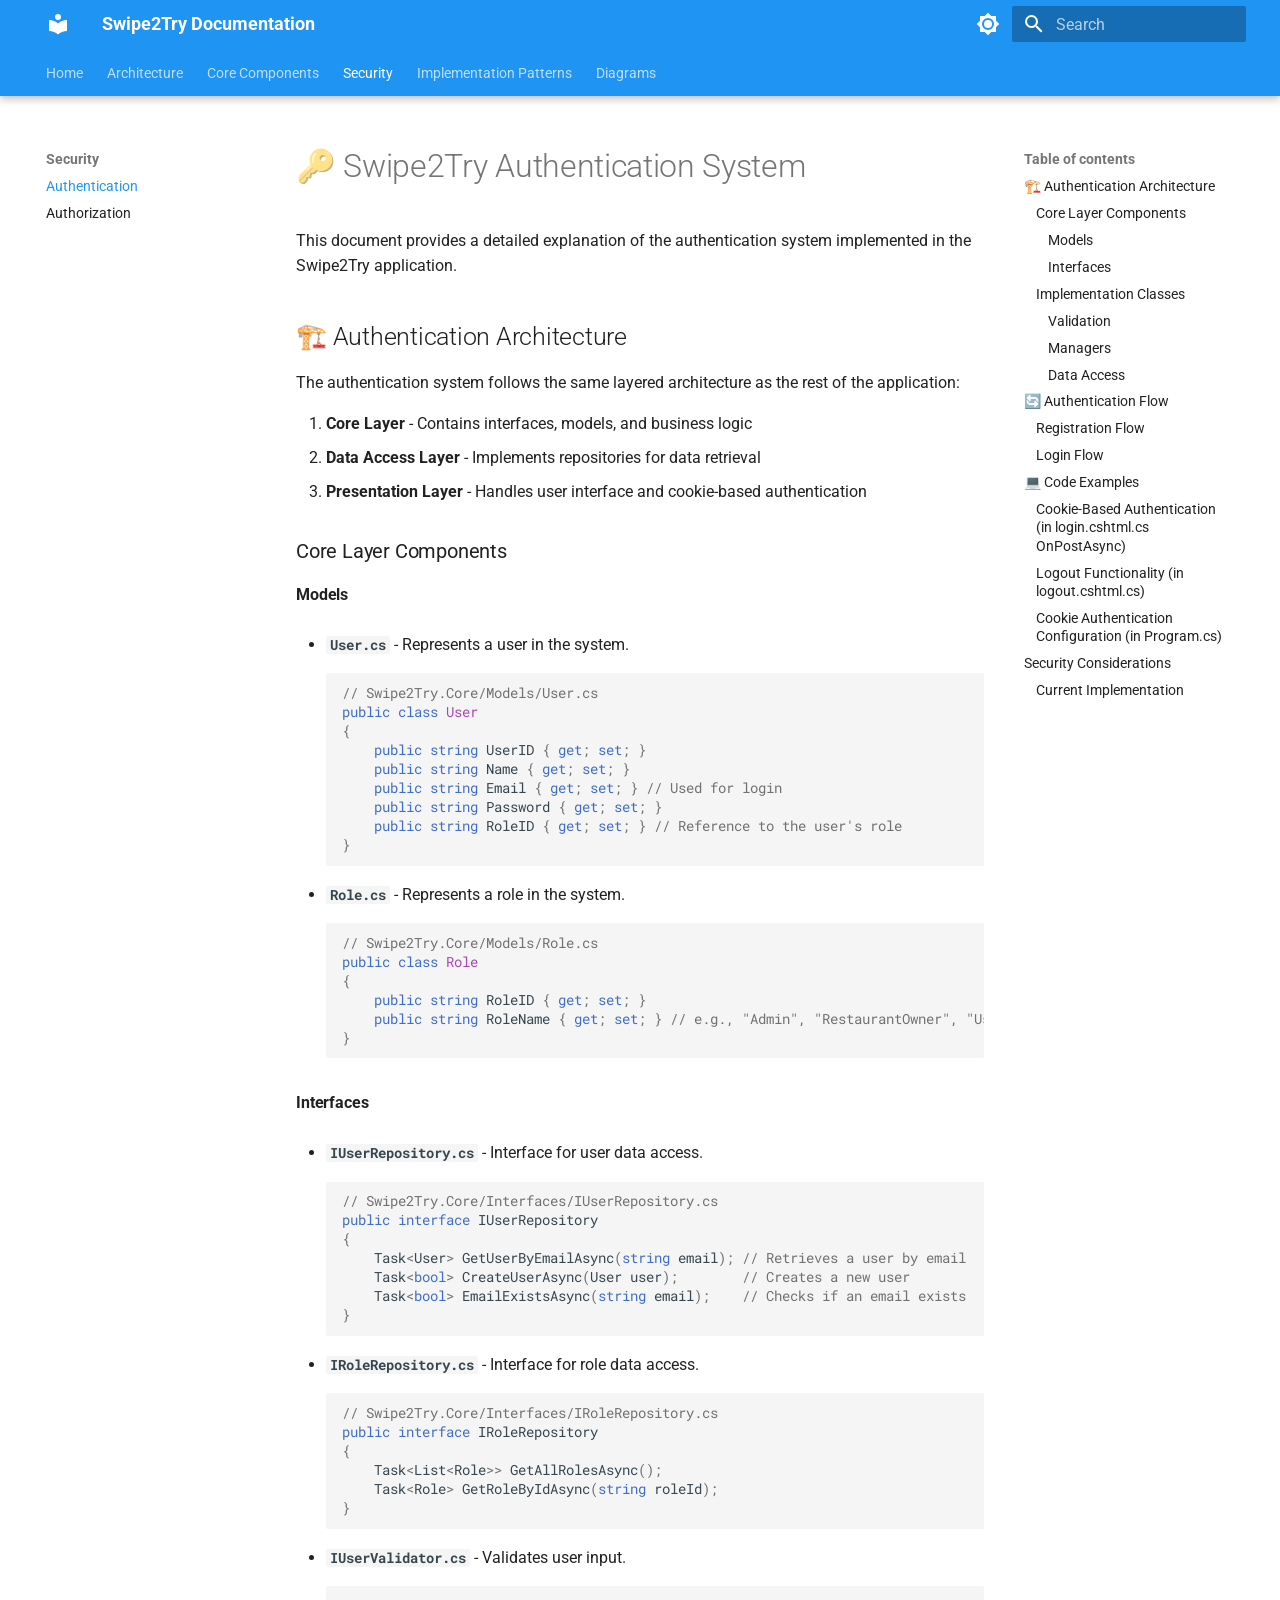
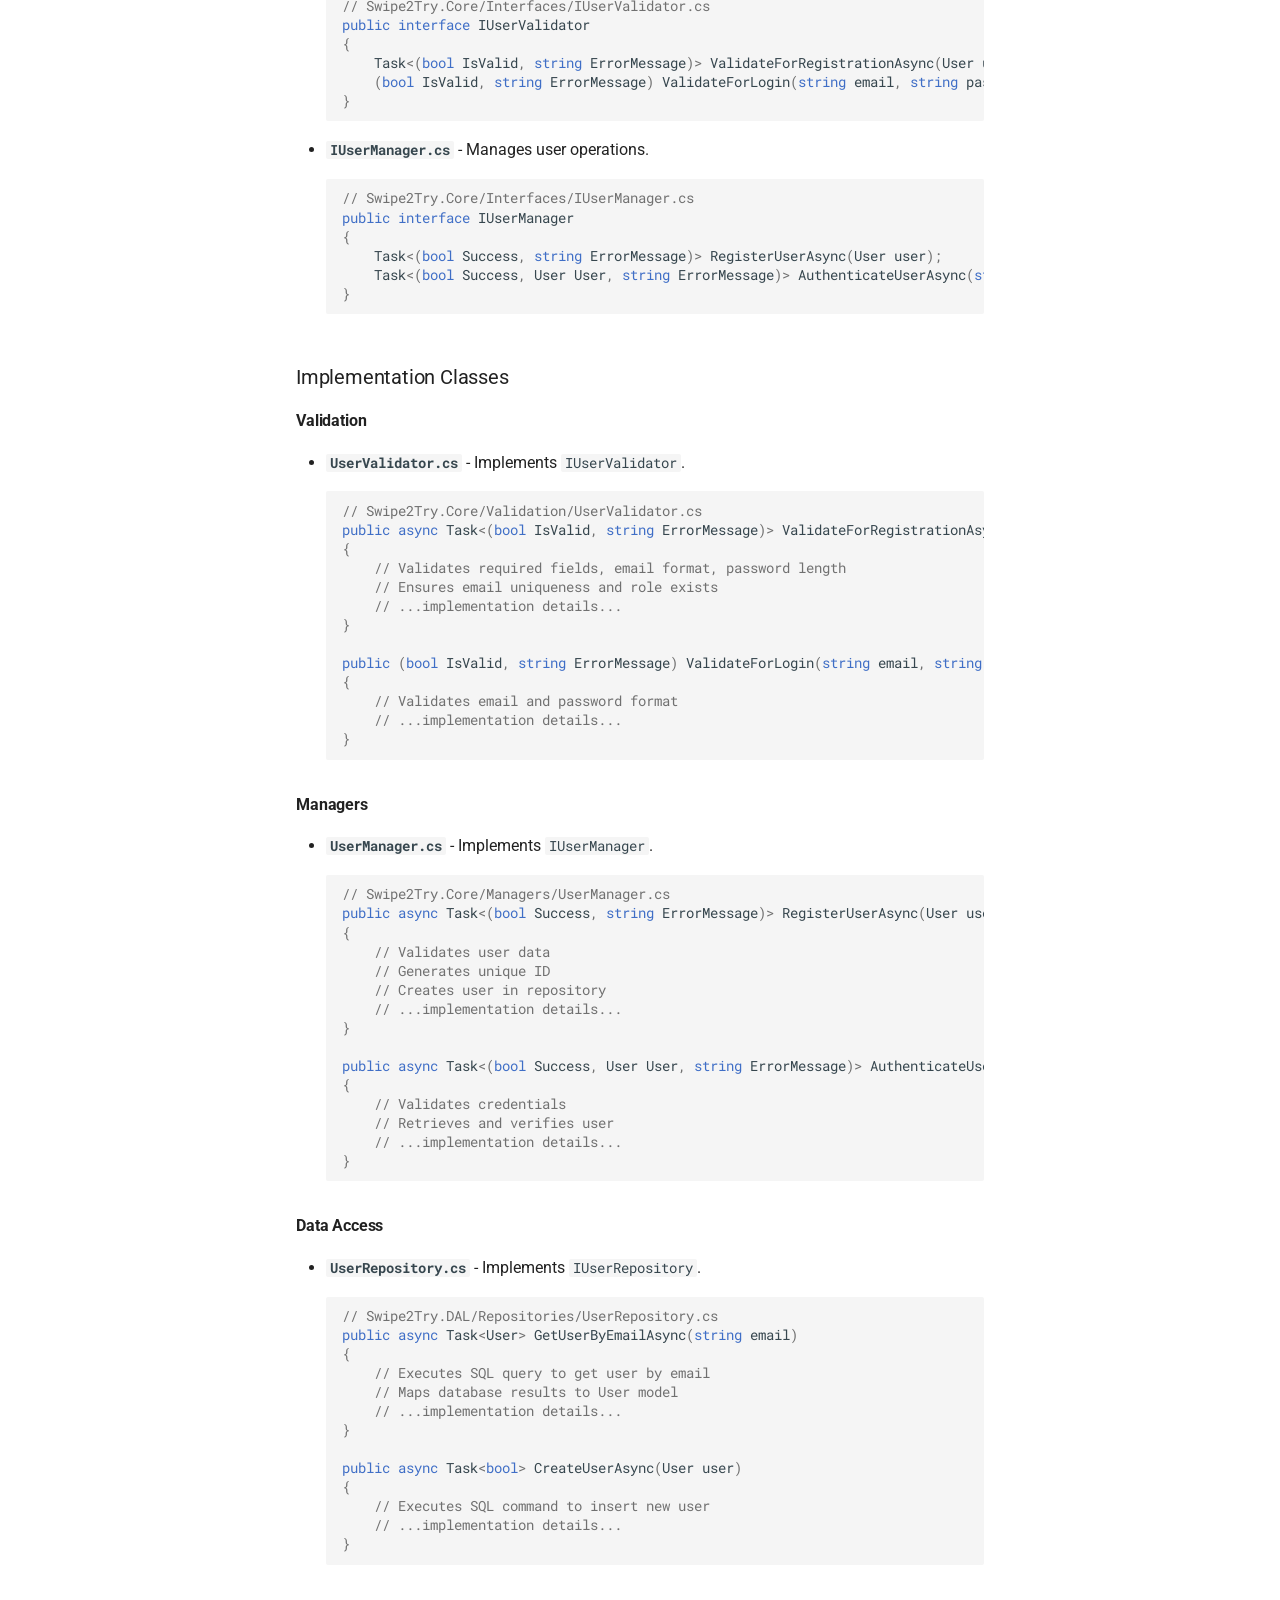
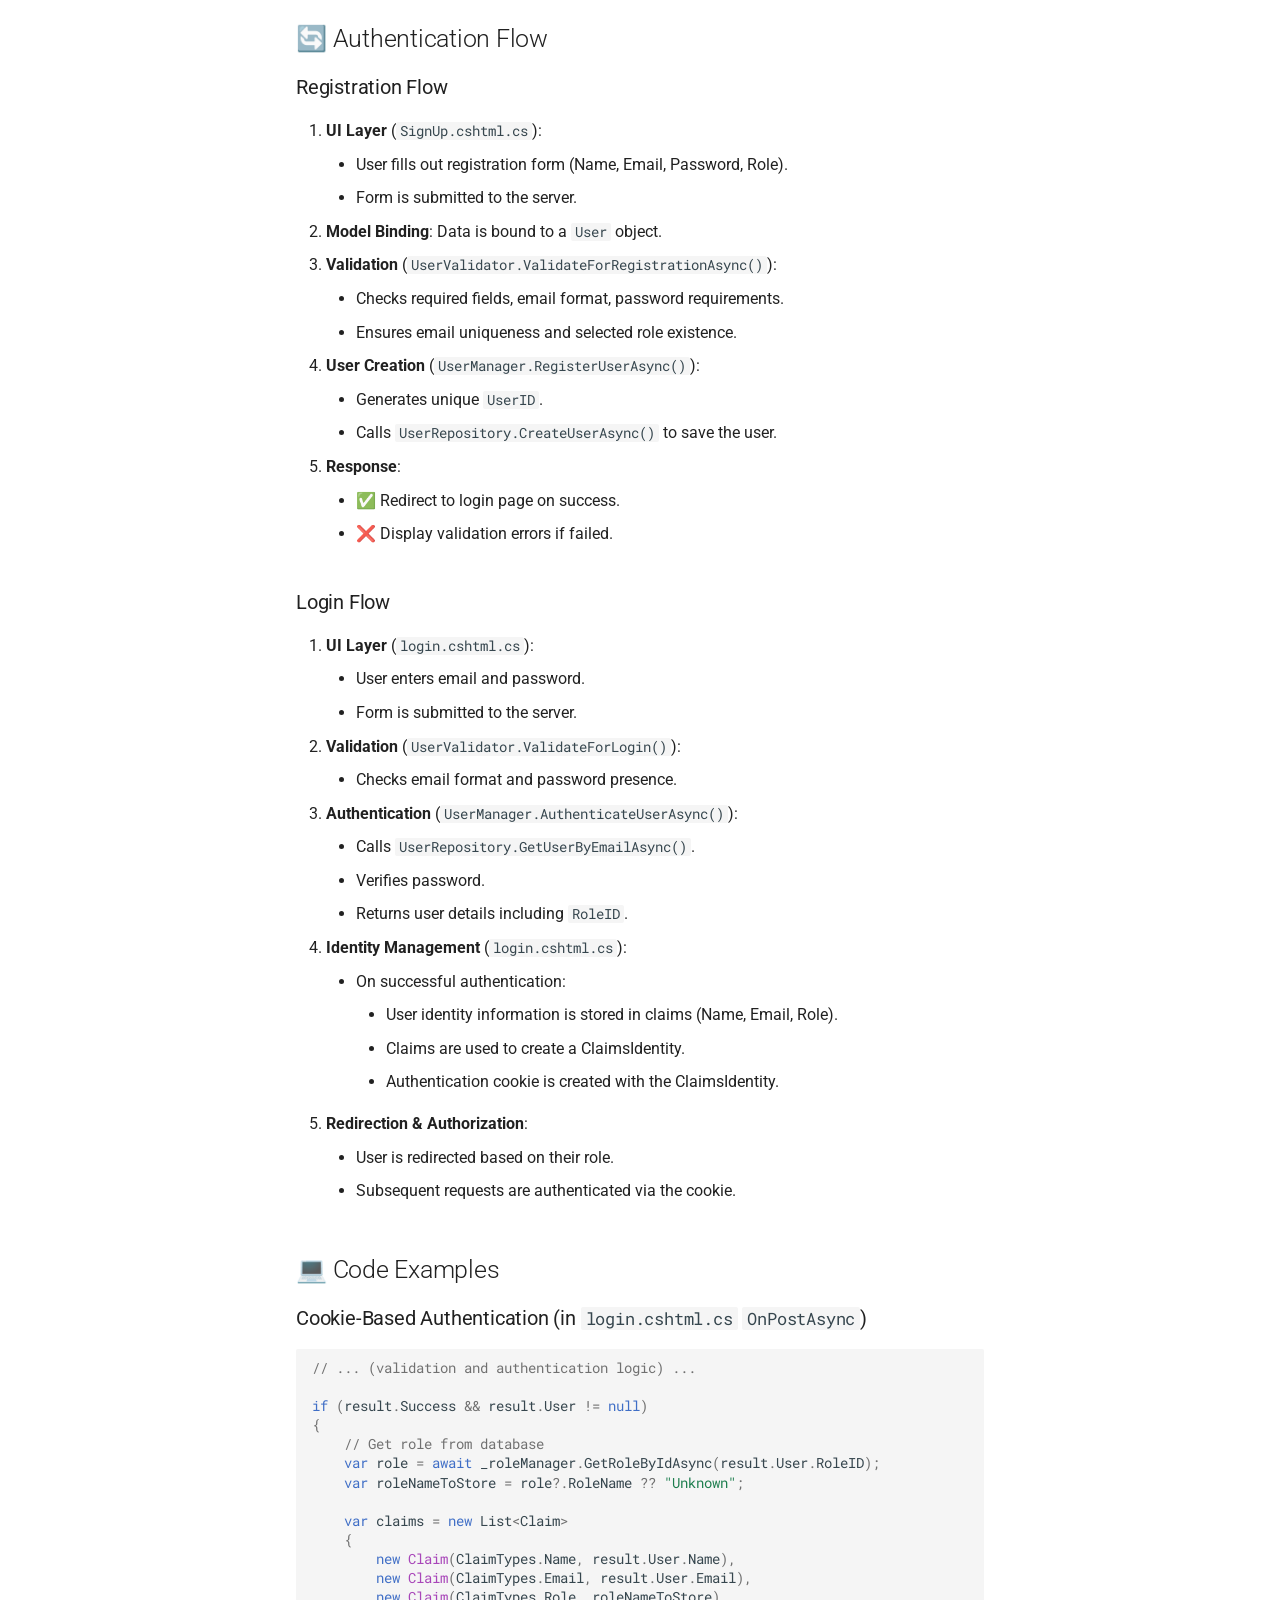
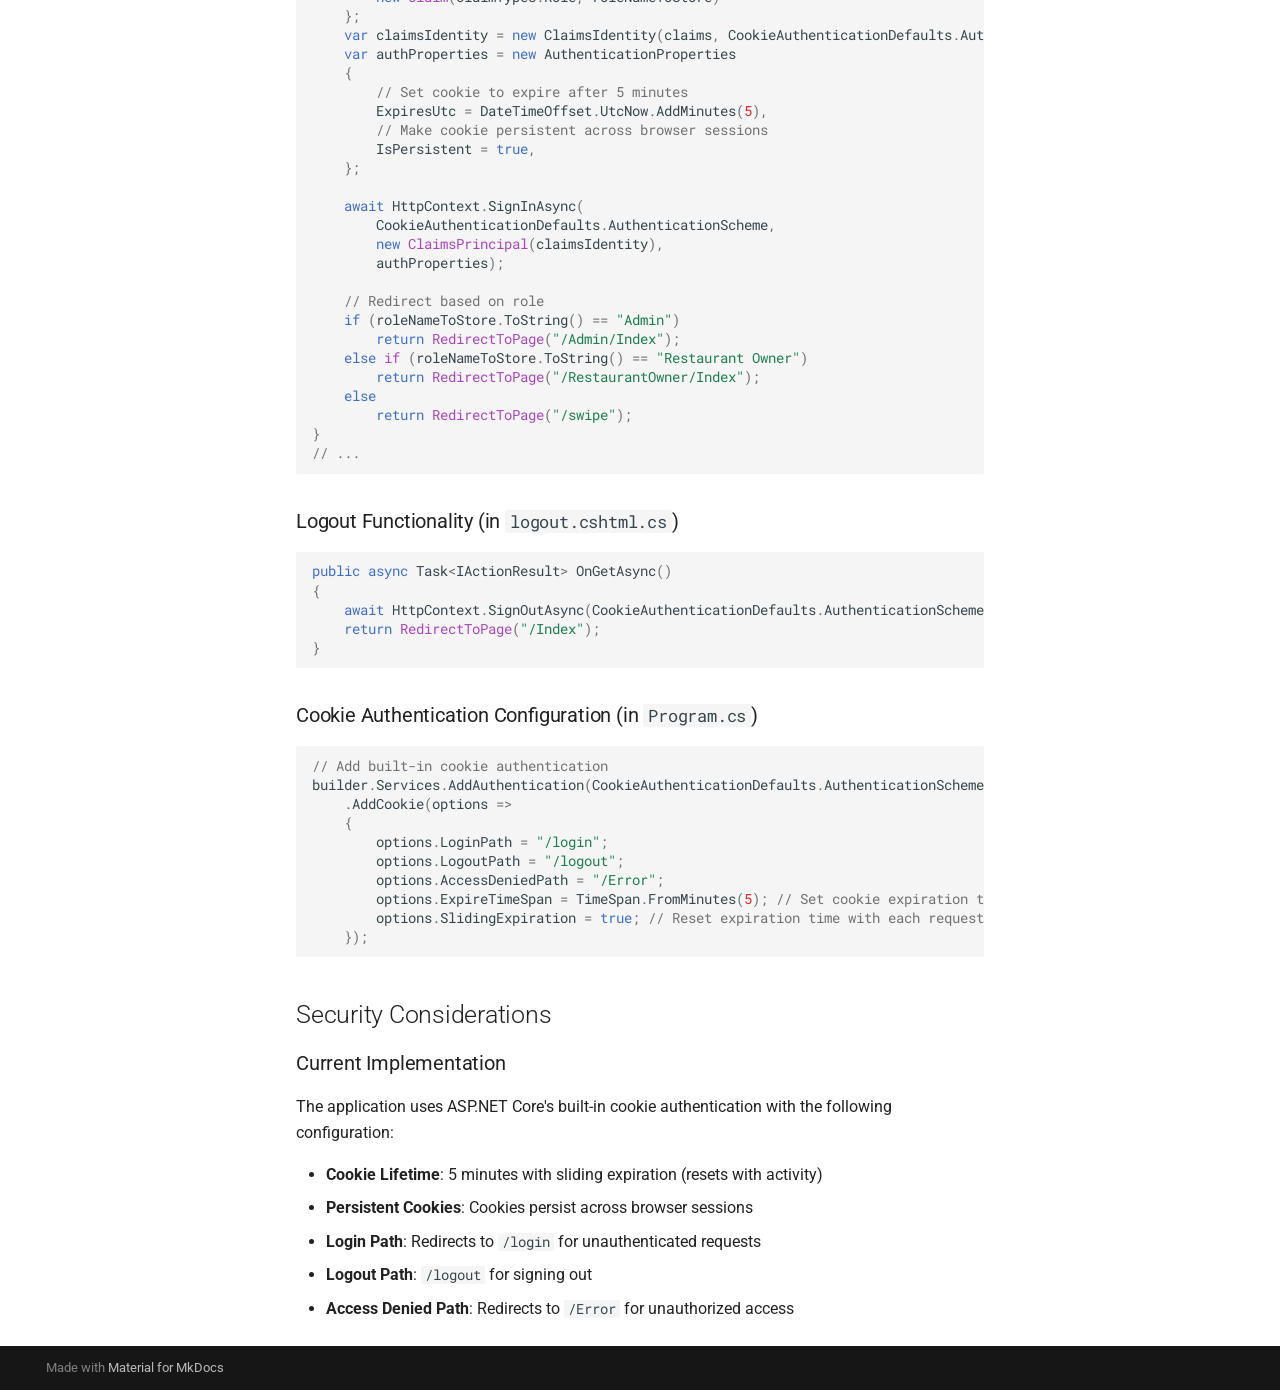
<file: site/Authentication/index.html>
<!doctype html>
<html lang="en" class="no-js">
  <head>
    
      <meta charset="utf-8">
      <meta name="viewport" content="width=device-width,initial-scale=1">
      
        <meta name="description" content="Complete documentation for the Swipe2Try application architecture, authentication, and implementation patterns.">
      
      
      
      
        <link rel="prev" href="../DomainModels/">
      
      
        <link rel="next" href="../Authorization/">
      
      
      <link rel="icon" href="../assets/images/favicon.png">
      <meta name="generator" content="mkdocs-1.6.1, mkdocs-material-9.6.12">
    
    
      
        <title>Authentication - Swipe2Try Documentation</title>
      
    
    
      <link rel="stylesheet" href="../assets/stylesheets/main.2afb09e1.min.css">
      
        
        <link rel="stylesheet" href="../assets/stylesheets/palette.06af60db.min.css">
      
      


    
    
      
    
    
      
        
        
        <link rel="preconnect" href="https://fonts.gstatic.com" crossorigin>
        <link rel="stylesheet" href="https://fonts.googleapis.com/css?family=Roboto:300,300i,400,400i,700,700i%7CRoboto+Mono:400,400i,700,700i&display=fallback">
        <style>:root{--md-text-font:"Roboto";--md-code-font:"Roboto Mono"}</style>
      
    
    
    <script>__md_scope=new URL("..",location),__md_hash=e=>[...e].reduce(((e,_)=>(e<<5)-e+_.charCodeAt(0)),0),__md_get=(e,_=localStorage,t=__md_scope)=>JSON.parse(_.getItem(t.pathname+"."+e)),__md_set=(e,_,t=localStorage,a=__md_scope)=>{try{t.setItem(a.pathname+"."+e,JSON.stringify(_))}catch(e){}}</script>
    
      

    
    
    
  </head>
  
  
    
    
      
    
    
    
    
    <body dir="ltr" data-md-color-scheme="default" data-md-color-primary="blue" data-md-color-accent="blue">
  
    
    <input class="md-toggle" data-md-toggle="drawer" type="checkbox" id="__drawer" autocomplete="off">
    <input class="md-toggle" data-md-toggle="search" type="checkbox" id="__search" autocomplete="off">
    <label class="md-overlay" for="__drawer"></label>
    <div data-md-component="skip">
      
        
        <a href="#swipe2try-authentication-system" class="md-skip">
          Skip to content
        </a>
      
    </div>
    <div data-md-component="announce">
      
    </div>
    
    
      

  

<header class="md-header md-header--shadow md-header--lifted" data-md-component="header">
  <nav class="md-header__inner md-grid" aria-label="Header">
    <a href=".." title="Swipe2Try Documentation" class="md-header__button md-logo" aria-label="Swipe2Try Documentation" data-md-component="logo">
      
  
  <svg xmlns="http://www.w3.org/2000/svg" viewBox="0 0 24 24"><path d="M12 8a3 3 0 0 0 3-3 3 3 0 0 0-3-3 3 3 0 0 0-3 3 3 3 0 0 0 3 3m0 3.54C9.64 9.35 6.5 8 3 8v11c3.5 0 6.64 1.35 9 3.54 2.36-2.19 5.5-3.54 9-3.54V8c-3.5 0-6.64 1.35-9 3.54"/></svg>

    </a>
    <label class="md-header__button md-icon" for="__drawer">
      
      <svg xmlns="http://www.w3.org/2000/svg" viewBox="0 0 24 24"><path d="M3 6h18v2H3zm0 5h18v2H3zm0 5h18v2H3z"/></svg>
    </label>
    <div class="md-header__title" data-md-component="header-title">
      <div class="md-header__ellipsis">
        <div class="md-header__topic">
          <span class="md-ellipsis">
            Swipe2Try Documentation
          </span>
        </div>
        <div class="md-header__topic" data-md-component="header-topic">
          <span class="md-ellipsis">
            
              Authentication
            
          </span>
        </div>
      </div>
    </div>
    
      
        <form class="md-header__option" data-md-component="palette">
  
    
    
    
    <input class="md-option" data-md-color-media="" data-md-color-scheme="default" data-md-color-primary="blue" data-md-color-accent="blue"  aria-label="Switch to dark mode"  type="radio" name="__palette" id="__palette_0">
    
      <label class="md-header__button md-icon" title="Switch to dark mode" for="__palette_1" hidden>
        <svg xmlns="http://www.w3.org/2000/svg" viewBox="0 0 24 24"><path d="M12 8a4 4 0 0 0-4 4 4 4 0 0 0 4 4 4 4 0 0 0 4-4 4 4 0 0 0-4-4m0 10a6 6 0 0 1-6-6 6 6 0 0 1 6-6 6 6 0 0 1 6 6 6 6 0 0 1-6 6m8-9.31V4h-4.69L12 .69 8.69 4H4v4.69L.69 12 4 15.31V20h4.69L12 23.31 15.31 20H20v-4.69L23.31 12z"/></svg>
      </label>
    
  
    
    
    
    <input class="md-option" data-md-color-media="" data-md-color-scheme="slate" data-md-color-primary="blue" data-md-color-accent="blue"  aria-label="Switch to light mode"  type="radio" name="__palette" id="__palette_1">
    
      <label class="md-header__button md-icon" title="Switch to light mode" for="__palette_0" hidden>
        <svg xmlns="http://www.w3.org/2000/svg" viewBox="0 0 24 24"><path d="M12 18c-.89 0-1.74-.2-2.5-.55C11.56 16.5 13 14.42 13 12s-1.44-4.5-3.5-5.45C10.26 6.2 11.11 6 12 6a6 6 0 0 1 6 6 6 6 0 0 1-6 6m8-9.31V4h-4.69L12 .69 8.69 4H4v4.69L.69 12 4 15.31V20h4.69L12 23.31 15.31 20H20v-4.69L23.31 12z"/></svg>
      </label>
    
  
</form>
      
    
    
      <script>var palette=__md_get("__palette");if(palette&&palette.color){if("(prefers-color-scheme)"===palette.color.media){var media=matchMedia("(prefers-color-scheme: light)"),input=document.querySelector(media.matches?"[data-md-color-media='(prefers-color-scheme: light)']":"[data-md-color-media='(prefers-color-scheme: dark)']");palette.color.media=input.getAttribute("data-md-color-media"),palette.color.scheme=input.getAttribute("data-md-color-scheme"),palette.color.primary=input.getAttribute("data-md-color-primary"),palette.color.accent=input.getAttribute("data-md-color-accent")}for(var[key,value]of Object.entries(palette.color))document.body.setAttribute("data-md-color-"+key,value)}</script>
    
    
    
      
      
        <label class="md-header__button md-icon" for="__search">
          
          <svg xmlns="http://www.w3.org/2000/svg" viewBox="0 0 24 24"><path d="M9.5 3A6.5 6.5 0 0 1 16 9.5c0 1.61-.59 3.09-1.56 4.23l.27.27h.79l5 5-1.5 1.5-5-5v-.79l-.27-.27A6.52 6.52 0 0 1 9.5 16 6.5 6.5 0 0 1 3 9.5 6.5 6.5 0 0 1 9.5 3m0 2C7 5 5 7 5 9.5S7 14 9.5 14 14 12 14 9.5 12 5 9.5 5"/></svg>
        </label>
        <div class="md-search" data-md-component="search" role="dialog">
  <label class="md-search__overlay" for="__search"></label>
  <div class="md-search__inner" role="search">
    <form class="md-search__form" name="search">
      <input type="text" class="md-search__input" name="query" aria-label="Search" placeholder="Search" autocapitalize="off" autocorrect="off" autocomplete="off" spellcheck="false" data-md-component="search-query" required>
      <label class="md-search__icon md-icon" for="__search">
        
        <svg xmlns="http://www.w3.org/2000/svg" viewBox="0 0 24 24"><path d="M9.5 3A6.5 6.5 0 0 1 16 9.5c0 1.61-.59 3.09-1.56 4.23l.27.27h.79l5 5-1.5 1.5-5-5v-.79l-.27-.27A6.52 6.52 0 0 1 9.5 16 6.5 6.5 0 0 1 3 9.5 6.5 6.5 0 0 1 9.5 3m0 2C7 5 5 7 5 9.5S7 14 9.5 14 14 12 14 9.5 12 5 9.5 5"/></svg>
        
        <svg xmlns="http://www.w3.org/2000/svg" viewBox="0 0 24 24"><path d="M20 11v2H8l5.5 5.5-1.42 1.42L4.16 12l7.92-7.92L13.5 5.5 8 11z"/></svg>
      </label>
      <nav class="md-search__options" aria-label="Search">
        
          <a href="javascript:void(0)" class="md-search__icon md-icon" title="Share" aria-label="Share" data-clipboard data-clipboard-text="" data-md-component="search-share" tabindex="-1">
            
            <svg xmlns="http://www.w3.org/2000/svg" viewBox="0 0 24 24"><path d="M18 16.08c-.76 0-1.44.3-1.96.77L8.91 12.7c.05-.23.09-.46.09-.7s-.04-.47-.09-.7l7.05-4.11c.54.5 1.25.81 2.04.81a3 3 0 0 0 3-3 3 3 0 0 0-3-3 3 3 0 0 0-3 3c0 .24.04.47.09.7L8.04 9.81C7.5 9.31 6.79 9 6 9a3 3 0 0 0-3 3 3 3 0 0 0 3 3c.79 0 1.5-.31 2.04-.81l7.12 4.15c-.05.21-.08.43-.08.66 0 1.61 1.31 2.91 2.92 2.91s2.92-1.3 2.92-2.91A2.92 2.92 0 0 0 18 16.08"/></svg>
          </a>
        
        <button type="reset" class="md-search__icon md-icon" title="Clear" aria-label="Clear" tabindex="-1">
          
          <svg xmlns="http://www.w3.org/2000/svg" viewBox="0 0 24 24"><path d="M19 6.41 17.59 5 12 10.59 6.41 5 5 6.41 10.59 12 5 17.59 6.41 19 12 13.41 17.59 19 19 17.59 13.41 12z"/></svg>
        </button>
      </nav>
      
    </form>
    <div class="md-search__output">
      <div class="md-search__scrollwrap" tabindex="0" data-md-scrollfix>
        <div class="md-search-result" data-md-component="search-result">
          <div class="md-search-result__meta">
            Initializing search
          </div>
          <ol class="md-search-result__list" role="presentation"></ol>
        </div>
      </div>
    </div>
  </div>
</div>
      
    
    
  </nav>
  
    
      
<nav class="md-tabs" aria-label="Tabs" data-md-component="tabs">
  <div class="md-grid">
    <ul class="md-tabs__list">
      
        
  
  
  
  
    <li class="md-tabs__item">
      <a href=".." class="md-tabs__link">
        
  
  
    
  
  Home

      </a>
    </li>
  

      
        
  
  
  
  
    <li class="md-tabs__item">
      <a href="../Architecture/" class="md-tabs__link">
        
  
  
    
  
  Architecture

      </a>
    </li>
  

      
        
  
  
  
  
    
    
      <li class="md-tabs__item">
        <a href="../DomainModels/" class="md-tabs__link">
          
  
  
  Core Components

        </a>
      </li>
    
  

      
        
  
  
  
    
  
  
    
    
      <li class="md-tabs__item md-tabs__item--active">
        <a href="./" class="md-tabs__link">
          
  
  
  Security

        </a>
      </li>
    
  

      
        
  
  
  
  
    
    
      <li class="md-tabs__item">
        <a href="../TupleReturnTypePattern/" class="md-tabs__link">
          
  
  
  Implementation Patterns

        </a>
      </li>
    
  

      
        
  
  
  
  
    
    
      <li class="md-tabs__item">
        <a href="../diagrams/" class="md-tabs__link">
          
  
  
  Diagrams

        </a>
      </li>
    
  

      
    </ul>
  </div>
</nav>
    
  
</header>
    
    <div class="md-container" data-md-component="container">
      
      
        
      
      <main class="md-main" data-md-component="main">
        <div class="md-main__inner md-grid">
          
            
              
              <div class="md-sidebar md-sidebar--primary" data-md-component="sidebar" data-md-type="navigation" >
                <div class="md-sidebar__scrollwrap">
                  <div class="md-sidebar__inner">
                    


  


<nav class="md-nav md-nav--primary md-nav--lifted" aria-label="Navigation" data-md-level="0">
  <label class="md-nav__title" for="__drawer">
    <a href=".." title="Swipe2Try Documentation" class="md-nav__button md-logo" aria-label="Swipe2Try Documentation" data-md-component="logo">
      
  
  <svg xmlns="http://www.w3.org/2000/svg" viewBox="0 0 24 24"><path d="M12 8a3 3 0 0 0 3-3 3 3 0 0 0-3-3 3 3 0 0 0-3 3 3 3 0 0 0 3 3m0 3.54C9.64 9.35 6.5 8 3 8v11c3.5 0 6.64 1.35 9 3.54 2.36-2.19 5.5-3.54 9-3.54V8c-3.5 0-6.64 1.35-9 3.54"/></svg>

    </a>
    Swipe2Try Documentation
  </label>
  
  <ul class="md-nav__list" data-md-scrollfix>
    
      
      
  
  
  
  
    <li class="md-nav__item">
      <a href=".." class="md-nav__link">
        
  
  
  <span class="md-ellipsis">
    Home
    
  </span>
  

      </a>
    </li>
  

    
      
      
  
  
  
  
    <li class="md-nav__item">
      <a href="../Architecture/" class="md-nav__link">
        
  
  
  <span class="md-ellipsis">
    Architecture
    
  </span>
  

      </a>
    </li>
  

    
      
      
  
  
  
  
    
    
    
    
      
      
    
    
    <li class="md-nav__item md-nav__item--nested">
      
        
        
        <input class="md-nav__toggle md-toggle " type="checkbox" id="__nav_3" >
        
          
          <label class="md-nav__link" for="__nav_3" id="__nav_3_label" tabindex="0">
            
  
  
  <span class="md-ellipsis">
    Core Components
    
  </span>
  

            <span class="md-nav__icon md-icon"></span>
          </label>
        
        <nav class="md-nav" data-md-level="1" aria-labelledby="__nav_3_label" aria-expanded="false">
          <label class="md-nav__title" for="__nav_3">
            <span class="md-nav__icon md-icon"></span>
            Core Components
          </label>
          <ul class="md-nav__list" data-md-scrollfix>
            
              
                
  
  
  
  
    <li class="md-nav__item">
      <a href="../DomainModels/" class="md-nav__link">
        
  
  
  <span class="md-ellipsis">
    Domain Models
    
  </span>
  

      </a>
    </li>
  

              
            
          </ul>
        </nav>
      
    </li>
  

    
      
      
  
  
    
  
  
  
    
    
    
    
      
        
        
      
      
    
    
    <li class="md-nav__item md-nav__item--active md-nav__item--section md-nav__item--nested">
      
        
        
        <input class="md-nav__toggle md-toggle " type="checkbox" id="__nav_4" checked>
        
          
          <label class="md-nav__link" for="__nav_4" id="__nav_4_label" tabindex="">
            
  
  
  <span class="md-ellipsis">
    Security
    
  </span>
  

            <span class="md-nav__icon md-icon"></span>
          </label>
        
        <nav class="md-nav" data-md-level="1" aria-labelledby="__nav_4_label" aria-expanded="true">
          <label class="md-nav__title" for="__nav_4">
            <span class="md-nav__icon md-icon"></span>
            Security
          </label>
          <ul class="md-nav__list" data-md-scrollfix>
            
              
                
  
  
    
  
  
  
    <li class="md-nav__item md-nav__item--active">
      
      <input class="md-nav__toggle md-toggle" type="checkbox" id="__toc">
      
      
        
      
      
        <label class="md-nav__link md-nav__link--active" for="__toc">
          
  
  
  <span class="md-ellipsis">
    Authentication
    
  </span>
  

          <span class="md-nav__icon md-icon"></span>
        </label>
      
      <a href="./" class="md-nav__link md-nav__link--active">
        
  
  
  <span class="md-ellipsis">
    Authentication
    
  </span>
  

      </a>
      
        

<nav class="md-nav md-nav--secondary" aria-label="Table of contents">
  
  
  
    
  
  
    <label class="md-nav__title" for="__toc">
      <span class="md-nav__icon md-icon"></span>
      Table of contents
    </label>
    <ul class="md-nav__list" data-md-component="toc" data-md-scrollfix>
      
        <li class="md-nav__item">
  <a href="#authentication-architecture" class="md-nav__link">
    <span class="md-ellipsis">
      🏗️ Authentication Architecture
    </span>
  </a>
  
    <nav class="md-nav" aria-label="🏗️ Authentication Architecture">
      <ul class="md-nav__list">
        
          <li class="md-nav__item">
  <a href="#core-layer-components" class="md-nav__link">
    <span class="md-ellipsis">
      Core Layer Components
    </span>
  </a>
  
    <nav class="md-nav" aria-label="Core Layer Components">
      <ul class="md-nav__list">
        
          <li class="md-nav__item">
  <a href="#models" class="md-nav__link">
    <span class="md-ellipsis">
      Models
    </span>
  </a>
  
</li>
        
          <li class="md-nav__item">
  <a href="#interfaces" class="md-nav__link">
    <span class="md-ellipsis">
      Interfaces
    </span>
  </a>
  
</li>
        
      </ul>
    </nav>
  
</li>
        
          <li class="md-nav__item">
  <a href="#implementation-classes" class="md-nav__link">
    <span class="md-ellipsis">
      Implementation Classes
    </span>
  </a>
  
    <nav class="md-nav" aria-label="Implementation Classes">
      <ul class="md-nav__list">
        
          <li class="md-nav__item">
  <a href="#validation" class="md-nav__link">
    <span class="md-ellipsis">
      Validation
    </span>
  </a>
  
</li>
        
          <li class="md-nav__item">
  <a href="#managers" class="md-nav__link">
    <span class="md-ellipsis">
      Managers
    </span>
  </a>
  
</li>
        
          <li class="md-nav__item">
  <a href="#data-access" class="md-nav__link">
    <span class="md-ellipsis">
      Data Access
    </span>
  </a>
  
</li>
        
      </ul>
    </nav>
  
</li>
        
      </ul>
    </nav>
  
</li>
      
        <li class="md-nav__item">
  <a href="#authentication-flow" class="md-nav__link">
    <span class="md-ellipsis">
      🔄 Authentication Flow
    </span>
  </a>
  
    <nav class="md-nav" aria-label="🔄 Authentication Flow">
      <ul class="md-nav__list">
        
          <li class="md-nav__item">
  <a href="#registration-flow" class="md-nav__link">
    <span class="md-ellipsis">
      Registration Flow
    </span>
  </a>
  
</li>
        
          <li class="md-nav__item">
  <a href="#login-flow" class="md-nav__link">
    <span class="md-ellipsis">
      Login Flow
    </span>
  </a>
  
</li>
        
      </ul>
    </nav>
  
</li>
      
        <li class="md-nav__item">
  <a href="#code-examples" class="md-nav__link">
    <span class="md-ellipsis">
      💻 Code Examples
    </span>
  </a>
  
    <nav class="md-nav" aria-label="💻 Code Examples">
      <ul class="md-nav__list">
        
          <li class="md-nav__item">
  <a href="#cookie-based-authentication-in-logincshtmlcs-onpostasync" class="md-nav__link">
    <span class="md-ellipsis">
      Cookie-Based Authentication (in login.cshtml.cs OnPostAsync)
    </span>
  </a>
  
</li>
        
          <li class="md-nav__item">
  <a href="#logout-functionality-in-logoutcshtmlcs" class="md-nav__link">
    <span class="md-ellipsis">
      Logout Functionality (in logout.cshtml.cs)
    </span>
  </a>
  
</li>
        
          <li class="md-nav__item">
  <a href="#cookie-authentication-configuration-in-programcs" class="md-nav__link">
    <span class="md-ellipsis">
      Cookie Authentication Configuration (in Program.cs)
    </span>
  </a>
  
</li>
        
      </ul>
    </nav>
  
</li>
      
        <li class="md-nav__item">
  <a href="#security-considerations" class="md-nav__link">
    <span class="md-ellipsis">
      Security Considerations
    </span>
  </a>
  
    <nav class="md-nav" aria-label="Security Considerations">
      <ul class="md-nav__list">
        
          <li class="md-nav__item">
  <a href="#current-implementation" class="md-nav__link">
    <span class="md-ellipsis">
      Current Implementation
    </span>
  </a>
  
</li>
        
      </ul>
    </nav>
  
</li>
      
    </ul>
  
</nav>
      
    </li>
  

              
            
              
                
  
  
  
  
    <li class="md-nav__item">
      <a href="../Authorization/" class="md-nav__link">
        
  
  
  <span class="md-ellipsis">
    Authorization
    
  </span>
  

      </a>
    </li>
  

              
            
          </ul>
        </nav>
      
    </li>
  

    
      
      
  
  
  
  
    
    
    
    
      
      
    
    
    <li class="md-nav__item md-nav__item--nested">
      
        
        
        <input class="md-nav__toggle md-toggle " type="checkbox" id="__nav_5" >
        
          
          <label class="md-nav__link" for="__nav_5" id="__nav_5_label" tabindex="0">
            
  
  
  <span class="md-ellipsis">
    Implementation Patterns
    
  </span>
  

            <span class="md-nav__icon md-icon"></span>
          </label>
        
        <nav class="md-nav" data-md-level="1" aria-labelledby="__nav_5_label" aria-expanded="false">
          <label class="md-nav__title" for="__nav_5">
            <span class="md-nav__icon md-icon"></span>
            Implementation Patterns
          </label>
          <ul class="md-nav__list" data-md-scrollfix>
            
              
                
  
  
  
  
    <li class="md-nav__item">
      <a href="../TupleReturnTypePattern/" class="md-nav__link">
        
  
  
  <span class="md-ellipsis">
    Tuple Return Types
    
  </span>
  

      </a>
    </li>
  

              
            
          </ul>
        </nav>
      
    </li>
  

    
      
      
  
  
  
  
    
    
    
    
      
      
    
    
    <li class="md-nav__item md-nav__item--nested">
      
        
        
        <input class="md-nav__toggle md-toggle " type="checkbox" id="__nav_6" >
        
          
          <label class="md-nav__link" for="__nav_6" id="__nav_6_label" tabindex="0">
            
  
  
  <span class="md-ellipsis">
    Diagrams
    
  </span>
  

            <span class="md-nav__icon md-icon"></span>
          </label>
        
        <nav class="md-nav" data-md-level="1" aria-labelledby="__nav_6_label" aria-expanded="false">
          <label class="md-nav__title" for="__nav_6">
            <span class="md-nav__icon md-icon"></span>
            Diagrams
          </label>
          <ul class="md-nav__list" data-md-scrollfix>
            
              
                
  
  
  
  
    <li class="md-nav__item">
      <a href="../diagrams/" class="md-nav__link">
        
  
  
  <span class="md-ellipsis">
    Overview
    
  </span>
  

      </a>
    </li>
  

              
            
          </ul>
        </nav>
      
    </li>
  

    
  </ul>
</nav>
                  </div>
                </div>
              </div>
            
            
              
              <div class="md-sidebar md-sidebar--secondary" data-md-component="sidebar" data-md-type="toc" >
                <div class="md-sidebar__scrollwrap">
                  <div class="md-sidebar__inner">
                    

<nav class="md-nav md-nav--secondary" aria-label="Table of contents">
  
  
  
    
  
  
    <label class="md-nav__title" for="__toc">
      <span class="md-nav__icon md-icon"></span>
      Table of contents
    </label>
    <ul class="md-nav__list" data-md-component="toc" data-md-scrollfix>
      
        <li class="md-nav__item">
  <a href="#authentication-architecture" class="md-nav__link">
    <span class="md-ellipsis">
      🏗️ Authentication Architecture
    </span>
  </a>
  
    <nav class="md-nav" aria-label="🏗️ Authentication Architecture">
      <ul class="md-nav__list">
        
          <li class="md-nav__item">
  <a href="#core-layer-components" class="md-nav__link">
    <span class="md-ellipsis">
      Core Layer Components
    </span>
  </a>
  
    <nav class="md-nav" aria-label="Core Layer Components">
      <ul class="md-nav__list">
        
          <li class="md-nav__item">
  <a href="#models" class="md-nav__link">
    <span class="md-ellipsis">
      Models
    </span>
  </a>
  
</li>
        
          <li class="md-nav__item">
  <a href="#interfaces" class="md-nav__link">
    <span class="md-ellipsis">
      Interfaces
    </span>
  </a>
  
</li>
        
      </ul>
    </nav>
  
</li>
        
          <li class="md-nav__item">
  <a href="#implementation-classes" class="md-nav__link">
    <span class="md-ellipsis">
      Implementation Classes
    </span>
  </a>
  
    <nav class="md-nav" aria-label="Implementation Classes">
      <ul class="md-nav__list">
        
          <li class="md-nav__item">
  <a href="#validation" class="md-nav__link">
    <span class="md-ellipsis">
      Validation
    </span>
  </a>
  
</li>
        
          <li class="md-nav__item">
  <a href="#managers" class="md-nav__link">
    <span class="md-ellipsis">
      Managers
    </span>
  </a>
  
</li>
        
          <li class="md-nav__item">
  <a href="#data-access" class="md-nav__link">
    <span class="md-ellipsis">
      Data Access
    </span>
  </a>
  
</li>
        
      </ul>
    </nav>
  
</li>
        
      </ul>
    </nav>
  
</li>
      
        <li class="md-nav__item">
  <a href="#authentication-flow" class="md-nav__link">
    <span class="md-ellipsis">
      🔄 Authentication Flow
    </span>
  </a>
  
    <nav class="md-nav" aria-label="🔄 Authentication Flow">
      <ul class="md-nav__list">
        
          <li class="md-nav__item">
  <a href="#registration-flow" class="md-nav__link">
    <span class="md-ellipsis">
      Registration Flow
    </span>
  </a>
  
</li>
        
          <li class="md-nav__item">
  <a href="#login-flow" class="md-nav__link">
    <span class="md-ellipsis">
      Login Flow
    </span>
  </a>
  
</li>
        
      </ul>
    </nav>
  
</li>
      
        <li class="md-nav__item">
  <a href="#code-examples" class="md-nav__link">
    <span class="md-ellipsis">
      💻 Code Examples
    </span>
  </a>
  
    <nav class="md-nav" aria-label="💻 Code Examples">
      <ul class="md-nav__list">
        
          <li class="md-nav__item">
  <a href="#cookie-based-authentication-in-logincshtmlcs-onpostasync" class="md-nav__link">
    <span class="md-ellipsis">
      Cookie-Based Authentication (in login.cshtml.cs OnPostAsync)
    </span>
  </a>
  
</li>
        
          <li class="md-nav__item">
  <a href="#logout-functionality-in-logoutcshtmlcs" class="md-nav__link">
    <span class="md-ellipsis">
      Logout Functionality (in logout.cshtml.cs)
    </span>
  </a>
  
</li>
        
          <li class="md-nav__item">
  <a href="#cookie-authentication-configuration-in-programcs" class="md-nav__link">
    <span class="md-ellipsis">
      Cookie Authentication Configuration (in Program.cs)
    </span>
  </a>
  
</li>
        
      </ul>
    </nav>
  
</li>
      
        <li class="md-nav__item">
  <a href="#security-considerations" class="md-nav__link">
    <span class="md-ellipsis">
      Security Considerations
    </span>
  </a>
  
    <nav class="md-nav" aria-label="Security Considerations">
      <ul class="md-nav__list">
        
          <li class="md-nav__item">
  <a href="#current-implementation" class="md-nav__link">
    <span class="md-ellipsis">
      Current Implementation
    </span>
  </a>
  
</li>
        
      </ul>
    </nav>
  
</li>
      
    </ul>
  
</nav>
                  </div>
                </div>
              </div>
            
          
          
            <div class="md-content" data-md-component="content">
              <article class="md-content__inner md-typeset">
                
                  



<h1 id="swipe2try-authentication-system">🔑 Swipe2Try Authentication System<a class="headerlink" href="#swipe2try-authentication-system" title="Permanent link">&para;</a></h1>
<p>This document provides a detailed explanation of the authentication system implemented in the Swipe2Try application.</p>
<h2 id="authentication-architecture">🏗️ Authentication Architecture<a class="headerlink" href="#authentication-architecture" title="Permanent link">&para;</a></h2>
<p>The authentication system follows the same layered architecture as the rest of the application:</p>
<ol>
<li><strong>Core Layer</strong> - Contains interfaces, models, and business logic</li>
<li><strong>Data Access Layer</strong> - Implements repositories for data retrieval</li>
<li><strong>Presentation Layer</strong> - Handles user interface and cookie-based authentication</li>
</ol>
<h3 id="core-layer-components">Core Layer Components<a class="headerlink" href="#core-layer-components" title="Permanent link">&para;</a></h3>
<h4 id="models">Models<a class="headerlink" href="#models" title="Permanent link">&para;</a></h4>
<ul>
<li>
<p><strong><code>User.cs</code></strong> - Represents a user in the system.
    <div class="highlight"><pre><span></span><code><span class="c1">// Swipe2Try.Core/Models/User.cs</span>
<span class="k">public</span><span class="w"> </span><span class="k">class</span><span class="w"> </span><span class="nc">User</span>
<span class="p">{</span>
<span class="w">    </span><span class="k">public</span><span class="w"> </span><span class="kt">string</span><span class="w"> </span><span class="n">UserID</span><span class="w"> </span><span class="p">{</span><span class="w"> </span><span class="k">get</span><span class="p">;</span><span class="w"> </span><span class="k">set</span><span class="p">;</span><span class="w"> </span><span class="p">}</span>
<span class="w">    </span><span class="k">public</span><span class="w"> </span><span class="kt">string</span><span class="w"> </span><span class="n">Name</span><span class="w"> </span><span class="p">{</span><span class="w"> </span><span class="k">get</span><span class="p">;</span><span class="w"> </span><span class="k">set</span><span class="p">;</span><span class="w"> </span><span class="p">}</span>
<span class="w">    </span><span class="k">public</span><span class="w"> </span><span class="kt">string</span><span class="w"> </span><span class="n">Email</span><span class="w"> </span><span class="p">{</span><span class="w"> </span><span class="k">get</span><span class="p">;</span><span class="w"> </span><span class="k">set</span><span class="p">;</span><span class="w"> </span><span class="p">}</span><span class="w"> </span><span class="c1">// Used for login</span>
<span class="w">    </span><span class="k">public</span><span class="w"> </span><span class="kt">string</span><span class="w"> </span><span class="n">Password</span><span class="w"> </span><span class="p">{</span><span class="w"> </span><span class="k">get</span><span class="p">;</span><span class="w"> </span><span class="k">set</span><span class="p">;</span><span class="w"> </span><span class="p">}</span>
<span class="w">    </span><span class="k">public</span><span class="w"> </span><span class="kt">string</span><span class="w"> </span><span class="n">RoleID</span><span class="w"> </span><span class="p">{</span><span class="w"> </span><span class="k">get</span><span class="p">;</span><span class="w"> </span><span class="k">set</span><span class="p">;</span><span class="w"> </span><span class="p">}</span><span class="w"> </span><span class="c1">// Reference to the user&#39;s role</span>
<span class="p">}</span>
</code></pre></div></p>
</li>
<li>
<p><strong><code>Role.cs</code></strong> - Represents a role in the system.
    <div class="highlight"><pre><span></span><code><span class="c1">// Swipe2Try.Core/Models/Role.cs</span>
<span class="k">public</span><span class="w"> </span><span class="k">class</span><span class="w"> </span><span class="nc">Role</span>
<span class="p">{</span>
<span class="w">    </span><span class="k">public</span><span class="w"> </span><span class="kt">string</span><span class="w"> </span><span class="n">RoleID</span><span class="w"> </span><span class="p">{</span><span class="w"> </span><span class="k">get</span><span class="p">;</span><span class="w"> </span><span class="k">set</span><span class="p">;</span><span class="w"> </span><span class="p">}</span>
<span class="w">    </span><span class="k">public</span><span class="w"> </span><span class="kt">string</span><span class="w"> </span><span class="n">RoleName</span><span class="w"> </span><span class="p">{</span><span class="w"> </span><span class="k">get</span><span class="p">;</span><span class="w"> </span><span class="k">set</span><span class="p">;</span><span class="w"> </span><span class="p">}</span><span class="w"> </span><span class="c1">// e.g., &quot;Admin&quot;, &quot;RestaurantOwner&quot;, &quot;User&quot;</span>
<span class="p">}</span>
</code></pre></div></p>
</li>
</ul>
<h4 id="interfaces">Interfaces<a class="headerlink" href="#interfaces" title="Permanent link">&para;</a></h4>
<ul>
<li>
<p><strong><code>IUserRepository.cs</code></strong> - Interface for user data access.
    <div class="highlight"><pre><span></span><code><span class="c1">// Swipe2Try.Core/Interfaces/IUserRepository.cs</span>
<span class="k">public</span><span class="w"> </span><span class="k">interface</span><span class="w"> </span><span class="n">IUserRepository</span>
<span class="p">{</span>
<span class="w">    </span><span class="n">Task</span><span class="o">&lt;</span><span class="n">User</span><span class="o">&gt;</span><span class="w"> </span><span class="n">GetUserByEmailAsync</span><span class="p">(</span><span class="kt">string</span><span class="w"> </span><span class="n">email</span><span class="p">);</span><span class="w"> </span><span class="c1">// Retrieves a user by email</span>
<span class="w">    </span><span class="n">Task</span><span class="o">&lt;</span><span class="kt">bool</span><span class="o">&gt;</span><span class="w"> </span><span class="n">CreateUserAsync</span><span class="p">(</span><span class="n">User</span><span class="w"> </span><span class="n">user</span><span class="p">);</span><span class="w">        </span><span class="c1">// Creates a new user</span>
<span class="w">    </span><span class="n">Task</span><span class="o">&lt;</span><span class="kt">bool</span><span class="o">&gt;</span><span class="w"> </span><span class="n">EmailExistsAsync</span><span class="p">(</span><span class="kt">string</span><span class="w"> </span><span class="n">email</span><span class="p">);</span><span class="w">    </span><span class="c1">// Checks if an email exists</span>
<span class="p">}</span>
</code></pre></div></p>
</li>
<li>
<p><strong><code>IRoleRepository.cs</code></strong> - Interface for role data access.
    <div class="highlight"><pre><span></span><code><span class="c1">// Swipe2Try.Core/Interfaces/IRoleRepository.cs</span>
<span class="k">public</span><span class="w"> </span><span class="k">interface</span><span class="w"> </span><span class="n">IRoleRepository</span>
<span class="p">{</span>
<span class="w">    </span><span class="n">Task</span><span class="o">&lt;</span><span class="n">List</span><span class="o">&lt;</span><span class="n">Role</span><span class="o">&gt;&gt;</span><span class="w"> </span><span class="n">GetAllRolesAsync</span><span class="p">();</span>
<span class="w">    </span><span class="n">Task</span><span class="o">&lt;</span><span class="n">Role</span><span class="o">&gt;</span><span class="w"> </span><span class="n">GetRoleByIdAsync</span><span class="p">(</span><span class="kt">string</span><span class="w"> </span><span class="n">roleId</span><span class="p">);</span>
<span class="p">}</span>
</code></pre></div></p>
</li>
<li>
<p><strong><code>IUserValidator.cs</code></strong> - Validates user input.
    <div class="highlight"><pre><span></span><code><span class="c1">// Swipe2Try.Core/Interfaces/IUserValidator.cs</span>
<span class="k">public</span><span class="w"> </span><span class="k">interface</span><span class="w"> </span><span class="n">IUserValidator</span>
<span class="p">{</span>
<span class="w">    </span><span class="n">Task</span><span class="o">&lt;</span><span class="p">(</span><span class="kt">bool</span><span class="w"> </span><span class="n">IsValid</span><span class="p">,</span><span class="w"> </span><span class="kt">string</span><span class="w"> </span><span class="n">ErrorMessage</span><span class="p">)</span><span class="o">&gt;</span><span class="w"> </span><span class="n">ValidateForRegistrationAsync</span><span class="p">(</span><span class="n">User</span><span class="w"> </span><span class="n">user</span><span class="p">);</span>
<span class="w">    </span><span class="p">(</span><span class="kt">bool</span><span class="w"> </span><span class="n">IsValid</span><span class="p">,</span><span class="w"> </span><span class="kt">string</span><span class="w"> </span><span class="n">ErrorMessage</span><span class="p">)</span><span class="w"> </span><span class="n">ValidateForLogin</span><span class="p">(</span><span class="kt">string</span><span class="w"> </span><span class="n">email</span><span class="p">,</span><span class="w"> </span><span class="kt">string</span><span class="w"> </span><span class="n">password</span><span class="p">);</span>
<span class="p">}</span>
</code></pre></div></p>
</li>
<li>
<p><strong><code>IUserManager.cs</code></strong> - Manages user operations.
    <div class="highlight"><pre><span></span><code><span class="c1">// Swipe2Try.Core/Interfaces/IUserManager.cs</span>
<span class="k">public</span><span class="w"> </span><span class="k">interface</span><span class="w"> </span><span class="n">IUserManager</span>
<span class="p">{</span>
<span class="w">    </span><span class="n">Task</span><span class="o">&lt;</span><span class="p">(</span><span class="kt">bool</span><span class="w"> </span><span class="n">Success</span><span class="p">,</span><span class="w"> </span><span class="kt">string</span><span class="w"> </span><span class="n">ErrorMessage</span><span class="p">)</span><span class="o">&gt;</span><span class="w"> </span><span class="n">RegisterUserAsync</span><span class="p">(</span><span class="n">User</span><span class="w"> </span><span class="n">user</span><span class="p">);</span>
<span class="w">    </span><span class="n">Task</span><span class="o">&lt;</span><span class="p">(</span><span class="kt">bool</span><span class="w"> </span><span class="n">Success</span><span class="p">,</span><span class="w"> </span><span class="n">User</span><span class="w"> </span><span class="n">User</span><span class="p">,</span><span class="w"> </span><span class="kt">string</span><span class="w"> </span><span class="n">ErrorMessage</span><span class="p">)</span><span class="o">&gt;</span><span class="w"> </span><span class="n">AuthenticateUserAsync</span><span class="p">(</span><span class="kt">string</span><span class="w"> </span><span class="n">email</span><span class="p">,</span><span class="w"> </span><span class="kt">string</span><span class="w"> </span><span class="n">password</span><span class="p">);</span>
<span class="p">}</span>
</code></pre></div></p>
</li>
</ul>
<h3 id="implementation-classes">Implementation Classes<a class="headerlink" href="#implementation-classes" title="Permanent link">&para;</a></h3>
<h4 id="validation">Validation<a class="headerlink" href="#validation" title="Permanent link">&para;</a></h4>
<ul>
<li><strong><code>UserValidator.cs</code></strong> - Implements <code>IUserValidator</code>.
    <div class="highlight"><pre><span></span><code><span class="c1">// Swipe2Try.Core/Validation/UserValidator.cs</span>
<span class="k">public</span><span class="w"> </span><span class="k">async</span><span class="w"> </span><span class="n">Task</span><span class="o">&lt;</span><span class="p">(</span><span class="kt">bool</span><span class="w"> </span><span class="n">IsValid</span><span class="p">,</span><span class="w"> </span><span class="kt">string</span><span class="w"> </span><span class="n">ErrorMessage</span><span class="p">)</span><span class="o">&gt;</span><span class="w"> </span><span class="n">ValidateForRegistrationAsync</span><span class="p">(</span><span class="n">User</span><span class="w"> </span><span class="n">user</span><span class="p">)</span>
<span class="p">{</span>
<span class="w">    </span><span class="c1">// Validates required fields, email format, password length</span>
<span class="w">    </span><span class="c1">// Ensures email uniqueness and role exists</span>
<span class="w">    </span><span class="c1">// ...implementation details...</span>
<span class="p">}</span>

<span class="k">public</span><span class="w"> </span><span class="p">(</span><span class="kt">bool</span><span class="w"> </span><span class="n">IsValid</span><span class="p">,</span><span class="w"> </span><span class="kt">string</span><span class="w"> </span><span class="n">ErrorMessage</span><span class="p">)</span><span class="w"> </span><span class="n">ValidateForLogin</span><span class="p">(</span><span class="kt">string</span><span class="w"> </span><span class="n">email</span><span class="p">,</span><span class="w"> </span><span class="kt">string</span><span class="w"> </span><span class="n">password</span><span class="p">)</span>
<span class="p">{</span>
<span class="w">    </span><span class="c1">// Validates email and password format</span>
<span class="w">    </span><span class="c1">// ...implementation details...</span>
<span class="p">}</span>
</code></pre></div></li>
</ul>
<h4 id="managers">Managers<a class="headerlink" href="#managers" title="Permanent link">&para;</a></h4>
<ul>
<li><strong><code>UserManager.cs</code></strong> - Implements <code>IUserManager</code>.
    <div class="highlight"><pre><span></span><code><span class="c1">// Swipe2Try.Core/Managers/UserManager.cs</span>
<span class="k">public</span><span class="w"> </span><span class="k">async</span><span class="w"> </span><span class="n">Task</span><span class="o">&lt;</span><span class="p">(</span><span class="kt">bool</span><span class="w"> </span><span class="n">Success</span><span class="p">,</span><span class="w"> </span><span class="kt">string</span><span class="w"> </span><span class="n">ErrorMessage</span><span class="p">)</span><span class="o">&gt;</span><span class="w"> </span><span class="n">RegisterUserAsync</span><span class="p">(</span><span class="n">User</span><span class="w"> </span><span class="n">user</span><span class="p">)</span>
<span class="p">{</span>
<span class="w">    </span><span class="c1">// Validates user data</span>
<span class="w">    </span><span class="c1">// Generates unique ID</span>
<span class="w">    </span><span class="c1">// Creates user in repository</span>
<span class="w">    </span><span class="c1">// ...implementation details...</span>
<span class="p">}</span>

<span class="k">public</span><span class="w"> </span><span class="k">async</span><span class="w"> </span><span class="n">Task</span><span class="o">&lt;</span><span class="p">(</span><span class="kt">bool</span><span class="w"> </span><span class="n">Success</span><span class="p">,</span><span class="w"> </span><span class="n">User</span><span class="w"> </span><span class="n">User</span><span class="p">,</span><span class="w"> </span><span class="kt">string</span><span class="w"> </span><span class="n">ErrorMessage</span><span class="p">)</span><span class="o">&gt;</span><span class="w"> </span><span class="n">AuthenticateUserAsync</span><span class="p">(</span><span class="kt">string</span><span class="w"> </span><span class="n">email</span><span class="p">,</span><span class="w"> </span><span class="kt">string</span><span class="w"> </span><span class="n">password</span><span class="p">)</span>
<span class="p">{</span>
<span class="w">    </span><span class="c1">// Validates credentials</span>
<span class="w">    </span><span class="c1">// Retrieves and verifies user</span>
<span class="w">    </span><span class="c1">// ...implementation details...</span>
<span class="p">}</span>
</code></pre></div></li>
</ul>
<h4 id="data-access">Data Access<a class="headerlink" href="#data-access" title="Permanent link">&para;</a></h4>
<ul>
<li><strong><code>UserRepository.cs</code></strong> - Implements <code>IUserRepository</code>.
    <div class="highlight"><pre><span></span><code><span class="c1">// Swipe2Try.DAL/Repositories/UserRepository.cs</span>
<span class="k">public</span><span class="w"> </span><span class="k">async</span><span class="w"> </span><span class="n">Task</span><span class="o">&lt;</span><span class="n">User</span><span class="o">&gt;</span><span class="w"> </span><span class="n">GetUserByEmailAsync</span><span class="p">(</span><span class="kt">string</span><span class="w"> </span><span class="n">email</span><span class="p">)</span>
<span class="p">{</span>
<span class="w">    </span><span class="c1">// Executes SQL query to get user by email</span>
<span class="w">    </span><span class="c1">// Maps database results to User model</span>
<span class="w">    </span><span class="c1">// ...implementation details...</span>
<span class="p">}</span>

<span class="k">public</span><span class="w"> </span><span class="k">async</span><span class="w"> </span><span class="n">Task</span><span class="o">&lt;</span><span class="kt">bool</span><span class="o">&gt;</span><span class="w"> </span><span class="n">CreateUserAsync</span><span class="p">(</span><span class="n">User</span><span class="w"> </span><span class="n">user</span><span class="p">)</span>
<span class="p">{</span>
<span class="w">    </span><span class="c1">// Executes SQL command to insert new user</span>
<span class="w">    </span><span class="c1">// ...implementation details...</span>
<span class="p">}</span>
</code></pre></div></li>
</ul>
<h2 id="authentication-flow">🔄 Authentication Flow<a class="headerlink" href="#authentication-flow" title="Permanent link">&para;</a></h2>
<h3 id="registration-flow">Registration Flow<a class="headerlink" href="#registration-flow" title="Permanent link">&para;</a></h3>
<ol>
<li><strong>UI Layer</strong> (<code>SignUp.cshtml.cs</code>):<ul>
<li>User fills out registration form (Name, Email, Password, Role).</li>
<li>Form is submitted to the server.</li>
</ul>
</li>
<li><strong>Model Binding</strong>: Data is bound to a <code>User</code> object.</li>
<li><strong>Validation</strong> (<code>UserValidator.ValidateForRegistrationAsync()</code>):<ul>
<li>Checks required fields, email format, password requirements.</li>
<li>Ensures email uniqueness and selected role existence.</li>
</ul>
</li>
<li><strong>User Creation</strong> (<code>UserManager.RegisterUserAsync()</code>):<ul>
<li>Generates unique <code>UserID</code>.</li>
<li>Calls <code>UserRepository.CreateUserAsync()</code> to save the user.</li>
</ul>
</li>
<li><strong>Response</strong>:<ul>
<li>✅ Redirect to login page on success.</li>
<li>❌ Display validation errors if failed.</li>
</ul>
</li>
</ol>
<h3 id="login-flow">Login Flow<a class="headerlink" href="#login-flow" title="Permanent link">&para;</a></h3>
<ol>
<li><strong>UI Layer</strong> (<code>login.cshtml.cs</code>):<ul>
<li>User enters email and password.</li>
<li>Form is submitted to the server.</li>
</ul>
</li>
<li><strong>Validation</strong> (<code>UserValidator.ValidateForLogin()</code>):<ul>
<li>Checks email format and password presence.</li>
</ul>
</li>
<li><strong>Authentication</strong> (<code>UserManager.AuthenticateUserAsync()</code>):<ul>
<li>Calls <code>UserRepository.GetUserByEmailAsync()</code>.</li>
<li>Verifies password.</li>
<li>Returns user details including <code>RoleID</code>.</li>
</ul>
</li>
<li><strong>Identity Management</strong> (<code>login.cshtml.cs</code>):<ul>
<li>On successful authentication:<ul>
<li>User identity information is stored in claims (Name, Email, Role).</li>
<li>Claims are used to create a ClaimsIdentity.</li>
<li>Authentication cookie is created with the ClaimsIdentity.</li>
</ul>
</li>
</ul>
</li>
<li><strong>Redirection &amp; Authorization</strong>:<ul>
<li>User is redirected based on their role.</li>
<li>Subsequent requests are authenticated via the cookie.</li>
</ul>
</li>
</ol>
<h2 id="code-examples">💻 Code Examples<a class="headerlink" href="#code-examples" title="Permanent link">&para;</a></h2>
<h3 id="cookie-based-authentication-in-logincshtmlcs-onpostasync">Cookie-Based Authentication (in <code>login.cshtml.cs</code> <code>OnPostAsync</code>)<a class="headerlink" href="#cookie-based-authentication-in-logincshtmlcs-onpostasync" title="Permanent link">&para;</a></h3>
<div class="highlight"><pre><span></span><code><span class="c1">// ... (validation and authentication logic) ...</span>

<span class="k">if</span><span class="w"> </span><span class="p">(</span><span class="n">result</span><span class="p">.</span><span class="n">Success</span><span class="w"> </span><span class="o">&amp;&amp;</span><span class="w"> </span><span class="n">result</span><span class="p">.</span><span class="n">User</span><span class="w"> </span><span class="o">!=</span><span class="w"> </span><span class="k">null</span><span class="p">)</span>
<span class="p">{</span>
<span class="w">    </span><span class="c1">// Get role from database</span>
<span class="w">    </span><span class="kt">var</span><span class="w"> </span><span class="n">role</span><span class="w"> </span><span class="o">=</span><span class="w"> </span><span class="k">await</span><span class="w"> </span><span class="n">_roleManager</span><span class="p">.</span><span class="n">GetRoleByIdAsync</span><span class="p">(</span><span class="n">result</span><span class="p">.</span><span class="n">User</span><span class="p">.</span><span class="n">RoleID</span><span class="p">);</span>
<span class="w">    </span><span class="kt">var</span><span class="w"> </span><span class="n">roleNameToStore</span><span class="w"> </span><span class="o">=</span><span class="w"> </span><span class="n">role</span><span class="o">?.</span><span class="n">RoleName</span><span class="w"> </span><span class="o">??</span><span class="w"> </span><span class="s">&quot;Unknown&quot;</span><span class="p">;</span>

<span class="w">    </span><span class="kt">var</span><span class="w"> </span><span class="n">claims</span><span class="w"> </span><span class="o">=</span><span class="w"> </span><span class="k">new</span><span class="w"> </span><span class="n">List</span><span class="o">&lt;</span><span class="n">Claim</span><span class="o">&gt;</span>
<span class="w">    </span><span class="p">{</span>
<span class="w">        </span><span class="k">new</span><span class="w"> </span><span class="nf">Claim</span><span class="p">(</span><span class="n">ClaimTypes</span><span class="p">.</span><span class="n">Name</span><span class="p">,</span><span class="w"> </span><span class="n">result</span><span class="p">.</span><span class="n">User</span><span class="p">.</span><span class="n">Name</span><span class="p">),</span>
<span class="w">        </span><span class="k">new</span><span class="w"> </span><span class="nf">Claim</span><span class="p">(</span><span class="n">ClaimTypes</span><span class="p">.</span><span class="n">Email</span><span class="p">,</span><span class="w"> </span><span class="n">result</span><span class="p">.</span><span class="n">User</span><span class="p">.</span><span class="n">Email</span><span class="p">),</span>
<span class="w">        </span><span class="k">new</span><span class="w"> </span><span class="nf">Claim</span><span class="p">(</span><span class="n">ClaimTypes</span><span class="p">.</span><span class="n">Role</span><span class="p">,</span><span class="w"> </span><span class="n">roleNameToStore</span><span class="p">)</span>
<span class="w">    </span><span class="p">};</span>
<span class="w">    </span><span class="kt">var</span><span class="w"> </span><span class="n">claimsIdentity</span><span class="w"> </span><span class="o">=</span><span class="w"> </span><span class="k">new</span><span class="w"> </span><span class="n">ClaimsIdentity</span><span class="p">(</span><span class="n">claims</span><span class="p">,</span><span class="w"> </span><span class="n">CookieAuthenticationDefaults</span><span class="p">.</span><span class="n">AuthenticationScheme</span><span class="p">);</span>
<span class="w">    </span><span class="kt">var</span><span class="w"> </span><span class="n">authProperties</span><span class="w"> </span><span class="o">=</span><span class="w"> </span><span class="k">new</span><span class="w"> </span><span class="n">AuthenticationProperties</span>
<span class="w">    </span><span class="p">{</span>
<span class="w">        </span><span class="c1">// Set cookie to expire after 5 minutes</span>
<span class="w">        </span><span class="n">ExpiresUtc</span><span class="w"> </span><span class="o">=</span><span class="w"> </span><span class="n">DateTimeOffset</span><span class="p">.</span><span class="n">UtcNow</span><span class="p">.</span><span class="n">AddMinutes</span><span class="p">(</span><span class="mi">5</span><span class="p">),</span>
<span class="w">        </span><span class="c1">// Make cookie persistent across browser sessions</span>
<span class="w">        </span><span class="n">IsPersistent</span><span class="w"> </span><span class="o">=</span><span class="w"> </span><span class="k">true</span><span class="p">,</span>
<span class="w">    </span><span class="p">};</span>

<span class="w">    </span><span class="k">await</span><span class="w"> </span><span class="n">HttpContext</span><span class="p">.</span><span class="n">SignInAsync</span><span class="p">(</span>
<span class="w">        </span><span class="n">CookieAuthenticationDefaults</span><span class="p">.</span><span class="n">AuthenticationScheme</span><span class="p">,</span>
<span class="w">        </span><span class="k">new</span><span class="w"> </span><span class="nf">ClaimsPrincipal</span><span class="p">(</span><span class="n">claimsIdentity</span><span class="p">),</span>
<span class="w">        </span><span class="n">authProperties</span><span class="p">);</span>

<span class="w">    </span><span class="c1">// Redirect based on role</span>
<span class="w">    </span><span class="k">if</span><span class="w"> </span><span class="p">(</span><span class="n">roleNameToStore</span><span class="p">.</span><span class="n">ToString</span><span class="p">()</span><span class="w"> </span><span class="o">==</span><span class="w"> </span><span class="s">&quot;Admin&quot;</span><span class="p">)</span>
<span class="w">        </span><span class="k">return</span><span class="w"> </span><span class="nf">RedirectToPage</span><span class="p">(</span><span class="s">&quot;/Admin/Index&quot;</span><span class="p">);</span>
<span class="w">    </span><span class="k">else</span><span class="w"> </span><span class="nf">if</span><span class="w"> </span><span class="p">(</span><span class="n">roleNameToStore</span><span class="p">.</span><span class="n">ToString</span><span class="p">()</span><span class="w"> </span><span class="o">==</span><span class="w"> </span><span class="s">&quot;Restaurant Owner&quot;</span><span class="p">)</span>
<span class="w">        </span><span class="k">return</span><span class="w"> </span><span class="nf">RedirectToPage</span><span class="p">(</span><span class="s">&quot;/RestaurantOwner/Index&quot;</span><span class="p">);</span>
<span class="w">    </span><span class="k">else</span>
<span class="w">        </span><span class="k">return</span><span class="w"> </span><span class="nf">RedirectToPage</span><span class="p">(</span><span class="s">&quot;/swipe&quot;</span><span class="p">);</span>
<span class="p">}</span>
<span class="c1">// ...</span>
</code></pre></div>
<h3 id="logout-functionality-in-logoutcshtmlcs">Logout Functionality (in <code>logout.cshtml.cs</code>)<a class="headerlink" href="#logout-functionality-in-logoutcshtmlcs" title="Permanent link">&para;</a></h3>
<div class="highlight"><pre><span></span><code><span class="k">public</span><span class="w"> </span><span class="k">async</span><span class="w"> </span><span class="n">Task</span><span class="o">&lt;</span><span class="n">IActionResult</span><span class="o">&gt;</span><span class="w"> </span><span class="n">OnGetAsync</span><span class="p">()</span>
<span class="p">{</span>
<span class="w">    </span><span class="k">await</span><span class="w"> </span><span class="n">HttpContext</span><span class="p">.</span><span class="n">SignOutAsync</span><span class="p">(</span><span class="n">CookieAuthenticationDefaults</span><span class="p">.</span><span class="n">AuthenticationScheme</span><span class="p">);</span>
<span class="w">    </span><span class="k">return</span><span class="w"> </span><span class="nf">RedirectToPage</span><span class="p">(</span><span class="s">&quot;/Index&quot;</span><span class="p">);</span>
<span class="p">}</span>
</code></pre></div>
<h3 id="cookie-authentication-configuration-in-programcs">Cookie Authentication Configuration (in <code>Program.cs</code>)<a class="headerlink" href="#cookie-authentication-configuration-in-programcs" title="Permanent link">&para;</a></h3>
<div class="highlight"><pre><span></span><code><span class="c1">// Add built-in cookie authentication</span>
<span class="n">builder</span><span class="p">.</span><span class="n">Services</span><span class="p">.</span><span class="n">AddAuthentication</span><span class="p">(</span><span class="n">CookieAuthenticationDefaults</span><span class="p">.</span><span class="n">AuthenticationScheme</span><span class="p">)</span>
<span class="w">    </span><span class="p">.</span><span class="n">AddCookie</span><span class="p">(</span><span class="n">options</span><span class="w"> </span><span class="o">=&gt;</span>
<span class="w">    </span><span class="p">{</span>
<span class="w">        </span><span class="n">options</span><span class="p">.</span><span class="n">LoginPath</span><span class="w"> </span><span class="o">=</span><span class="w"> </span><span class="s">&quot;/login&quot;</span><span class="p">;</span>
<span class="w">        </span><span class="n">options</span><span class="p">.</span><span class="n">LogoutPath</span><span class="w"> </span><span class="o">=</span><span class="w"> </span><span class="s">&quot;/logout&quot;</span><span class="p">;</span>
<span class="w">        </span><span class="n">options</span><span class="p">.</span><span class="n">AccessDeniedPath</span><span class="w"> </span><span class="o">=</span><span class="w"> </span><span class="s">&quot;/Error&quot;</span><span class="p">;</span>
<span class="w">        </span><span class="n">options</span><span class="p">.</span><span class="n">ExpireTimeSpan</span><span class="w"> </span><span class="o">=</span><span class="w"> </span><span class="n">TimeSpan</span><span class="p">.</span><span class="n">FromMinutes</span><span class="p">(</span><span class="mi">5</span><span class="p">);</span><span class="w"> </span><span class="c1">// Set cookie expiration to 5 minutes</span>
<span class="w">        </span><span class="n">options</span><span class="p">.</span><span class="n">SlidingExpiration</span><span class="w"> </span><span class="o">=</span><span class="w"> </span><span class="k">true</span><span class="p">;</span><span class="w"> </span><span class="c1">// Reset expiration time with each request</span>
<span class="w">    </span><span class="p">});</span>
</code></pre></div>
<h2 id="security-considerations">Security Considerations<a class="headerlink" href="#security-considerations" title="Permanent link">&para;</a></h2>
<h3 id="current-implementation">Current Implementation<a class="headerlink" href="#current-implementation" title="Permanent link">&para;</a></h3>
<p>The application uses ASP.NET Core's built-in cookie authentication with the following configuration:</p>
<ul>
<li><strong>Cookie Lifetime</strong>: 5 minutes with sliding expiration (resets with activity)</li>
<li><strong>Persistent Cookies</strong>: Cookies persist across browser sessions</li>
<li><strong>Login Path</strong>: Redirects to <code>/login</code> for unauthenticated requests</li>
<li><strong>Logout Path</strong>: <code>/logout</code> for signing out</li>
<li><strong>Access Denied Path</strong>: Redirects to <code>/Error</code> for unauthorized access</li>
</ul>












                
              </article>
            </div>
          
          
<script>var target=document.getElementById(location.hash.slice(1));target&&target.name&&(target.checked=target.name.startsWith("__tabbed_"))</script>
        </div>
        
          <button type="button" class="md-top md-icon" data-md-component="top" hidden>
  
  <svg xmlns="http://www.w3.org/2000/svg" viewBox="0 0 24 24"><path d="M13 20h-2V8l-5.5 5.5-1.42-1.42L12 4.16l7.92 7.92-1.42 1.42L13 8z"/></svg>
  Back to top
</button>
        
      </main>
      
        <footer class="md-footer">
  
  <div class="md-footer-meta md-typeset">
    <div class="md-footer-meta__inner md-grid">
      <div class="md-copyright">
  
  
    Made with
    <a href="https://squidfunk.github.io/mkdocs-material/" target="_blank" rel="noopener">
      Material for MkDocs
    </a>
  
</div>
      
    </div>
  </div>
</footer>
      
    </div>
    <div class="md-dialog" data-md-component="dialog">
      <div class="md-dialog__inner md-typeset"></div>
    </div>
    
    
    
      
      <script id="__config" type="application/json">{"base": "..", "features": ["navigation.tabs", "navigation.tabs.sticky", "navigation.top", "search.highlight", "search.share"], "search": "../assets/javascripts/workers/search.f8cc74c7.min.js", "tags": null, "translations": {"clipboard.copied": "Copied to clipboard", "clipboard.copy": "Copy to clipboard", "search.result.more.one": "1 more on this page", "search.result.more.other": "# more on this page", "search.result.none": "No matching documents", "search.result.one": "1 matching document", "search.result.other": "# matching documents", "search.result.placeholder": "Type to start searching", "search.result.term.missing": "Missing", "select.version": "Select version"}, "version": null}</script>
    
    
      <script src="../assets/javascripts/bundle.c8b220af.min.js"></script>
      
    
  </body>
</html>
</file>
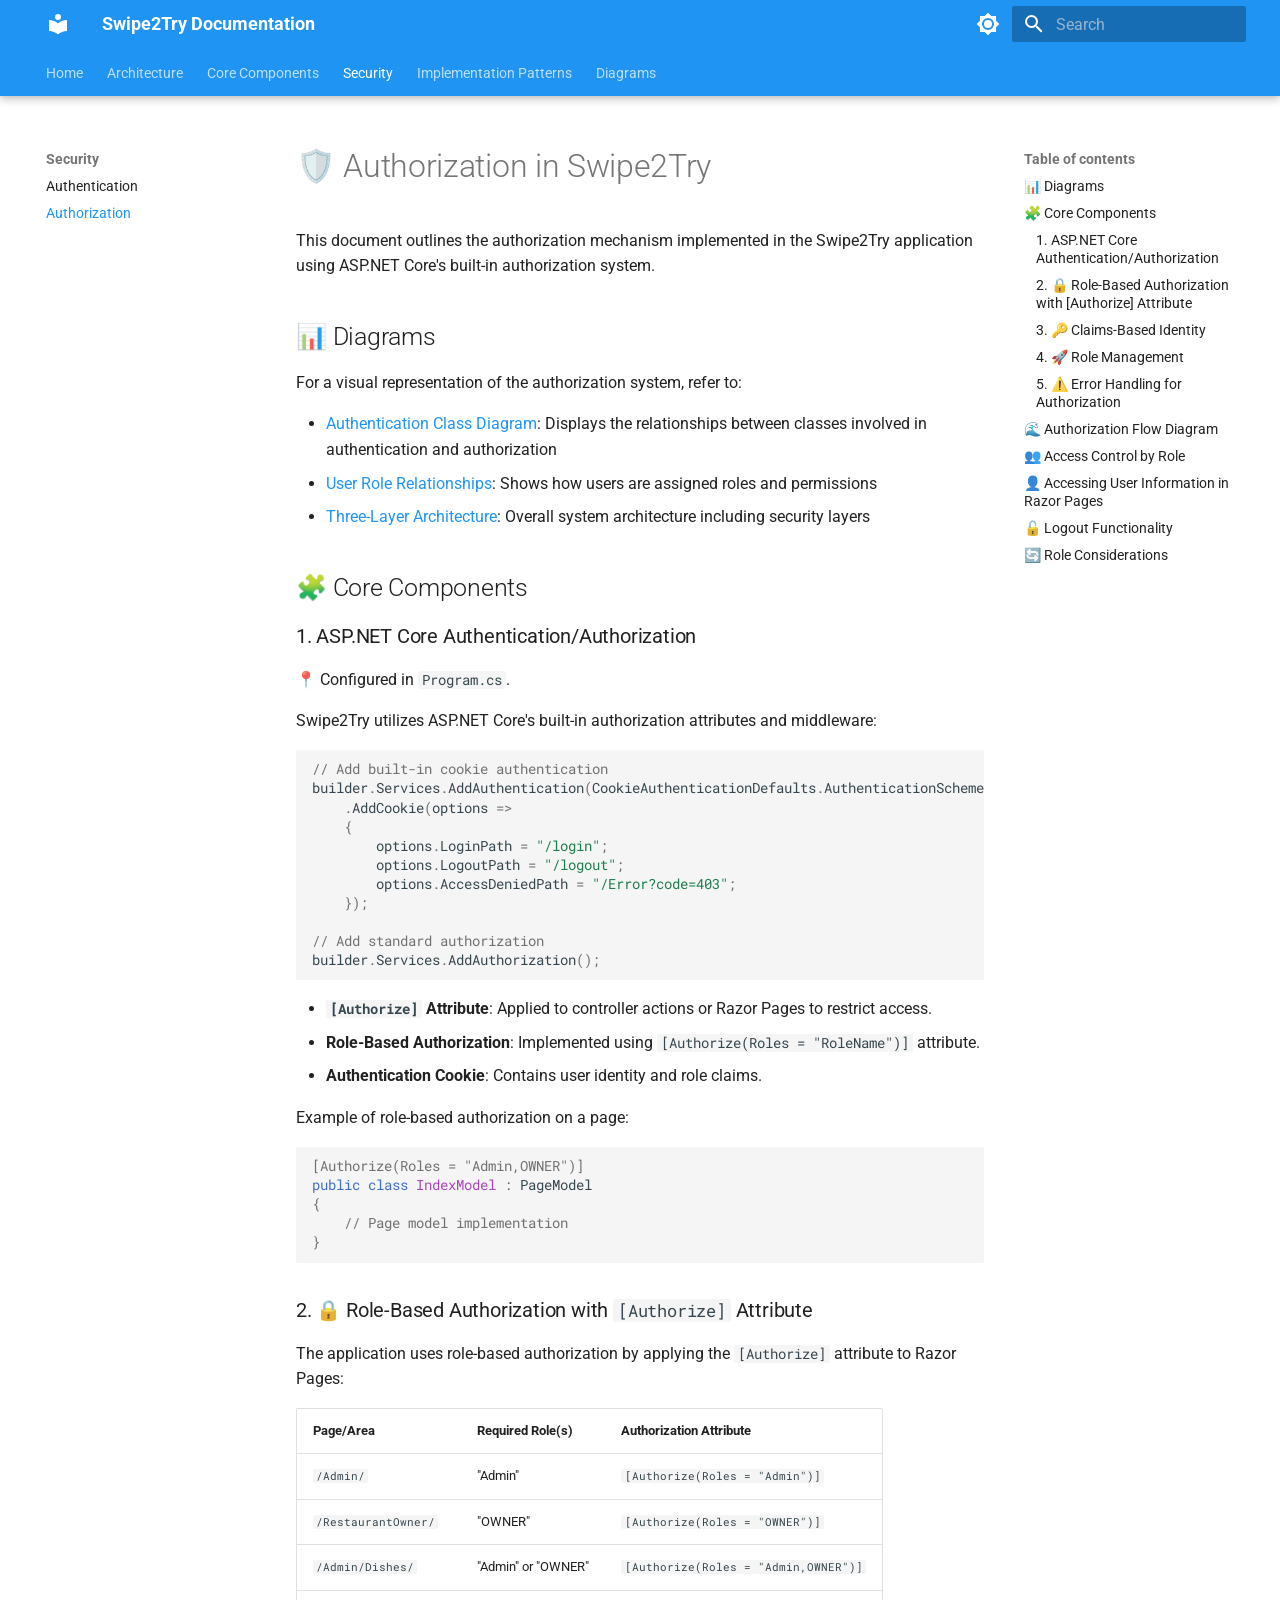
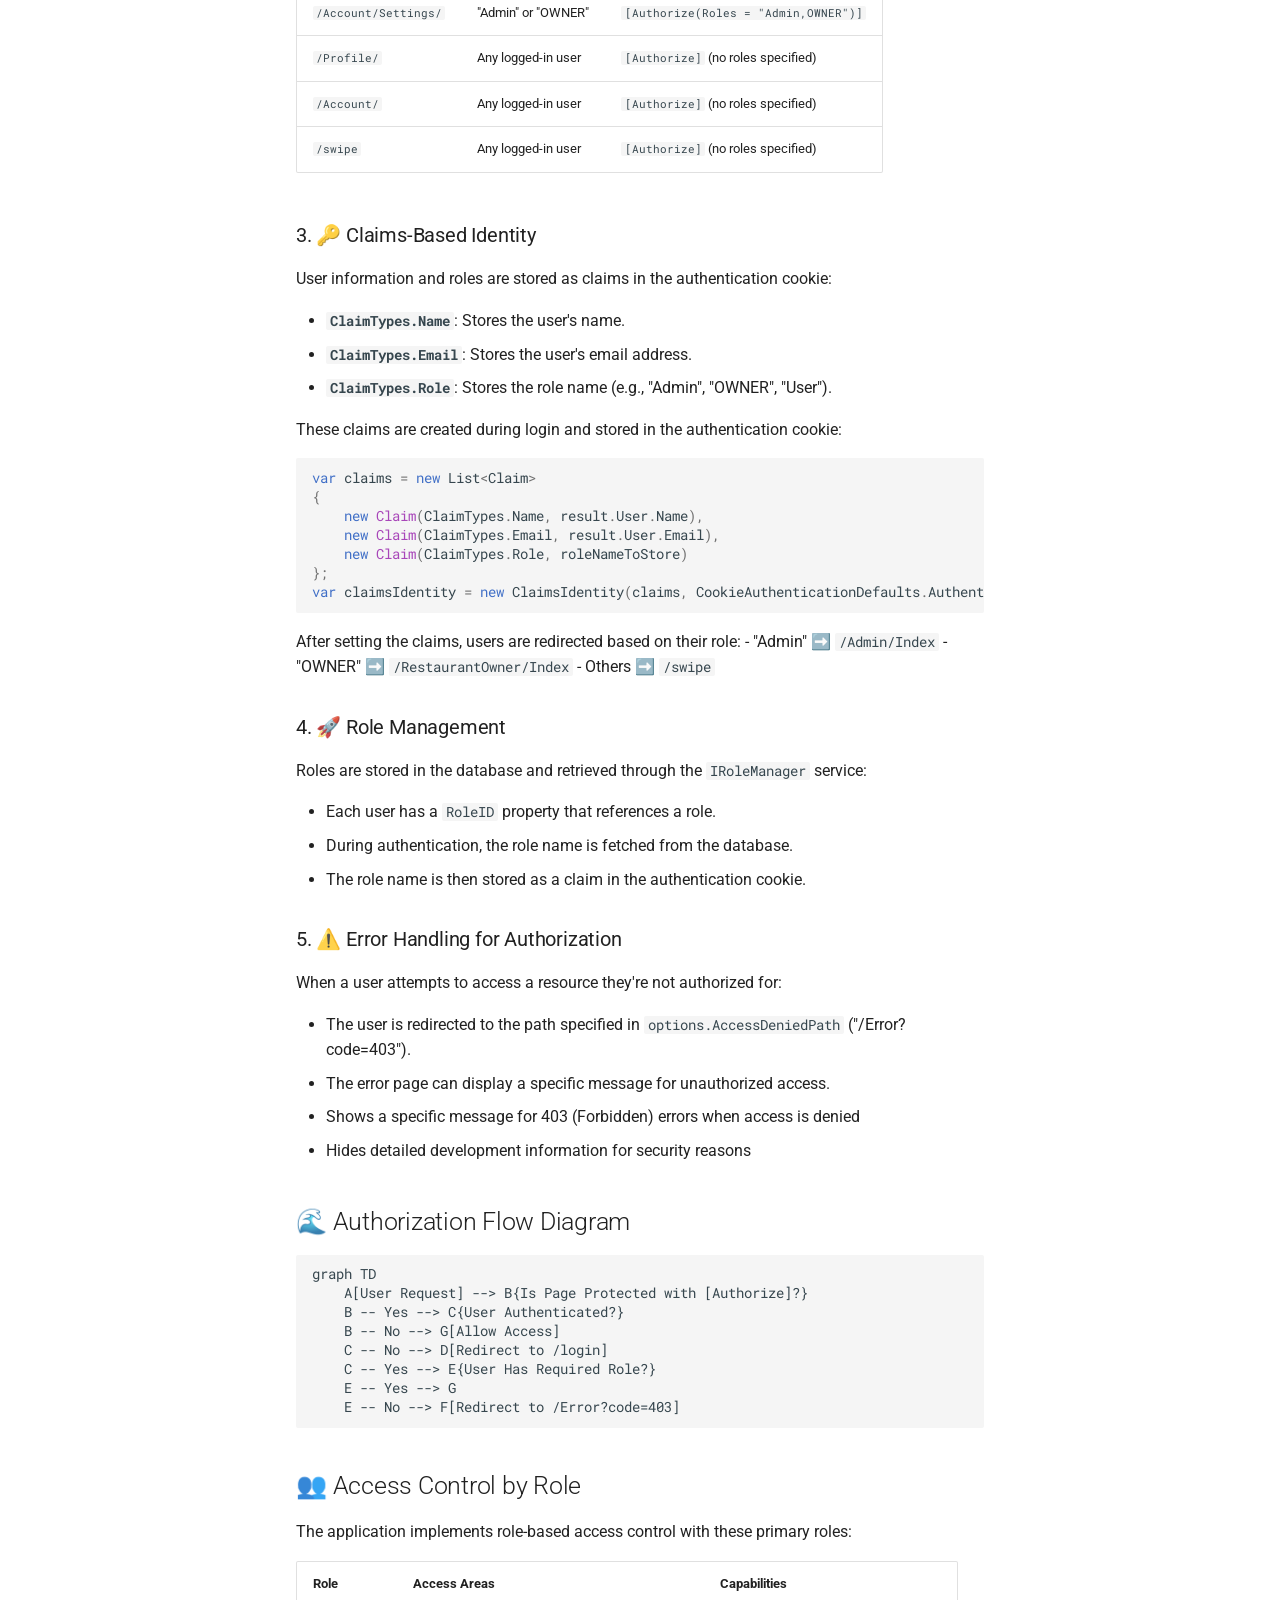
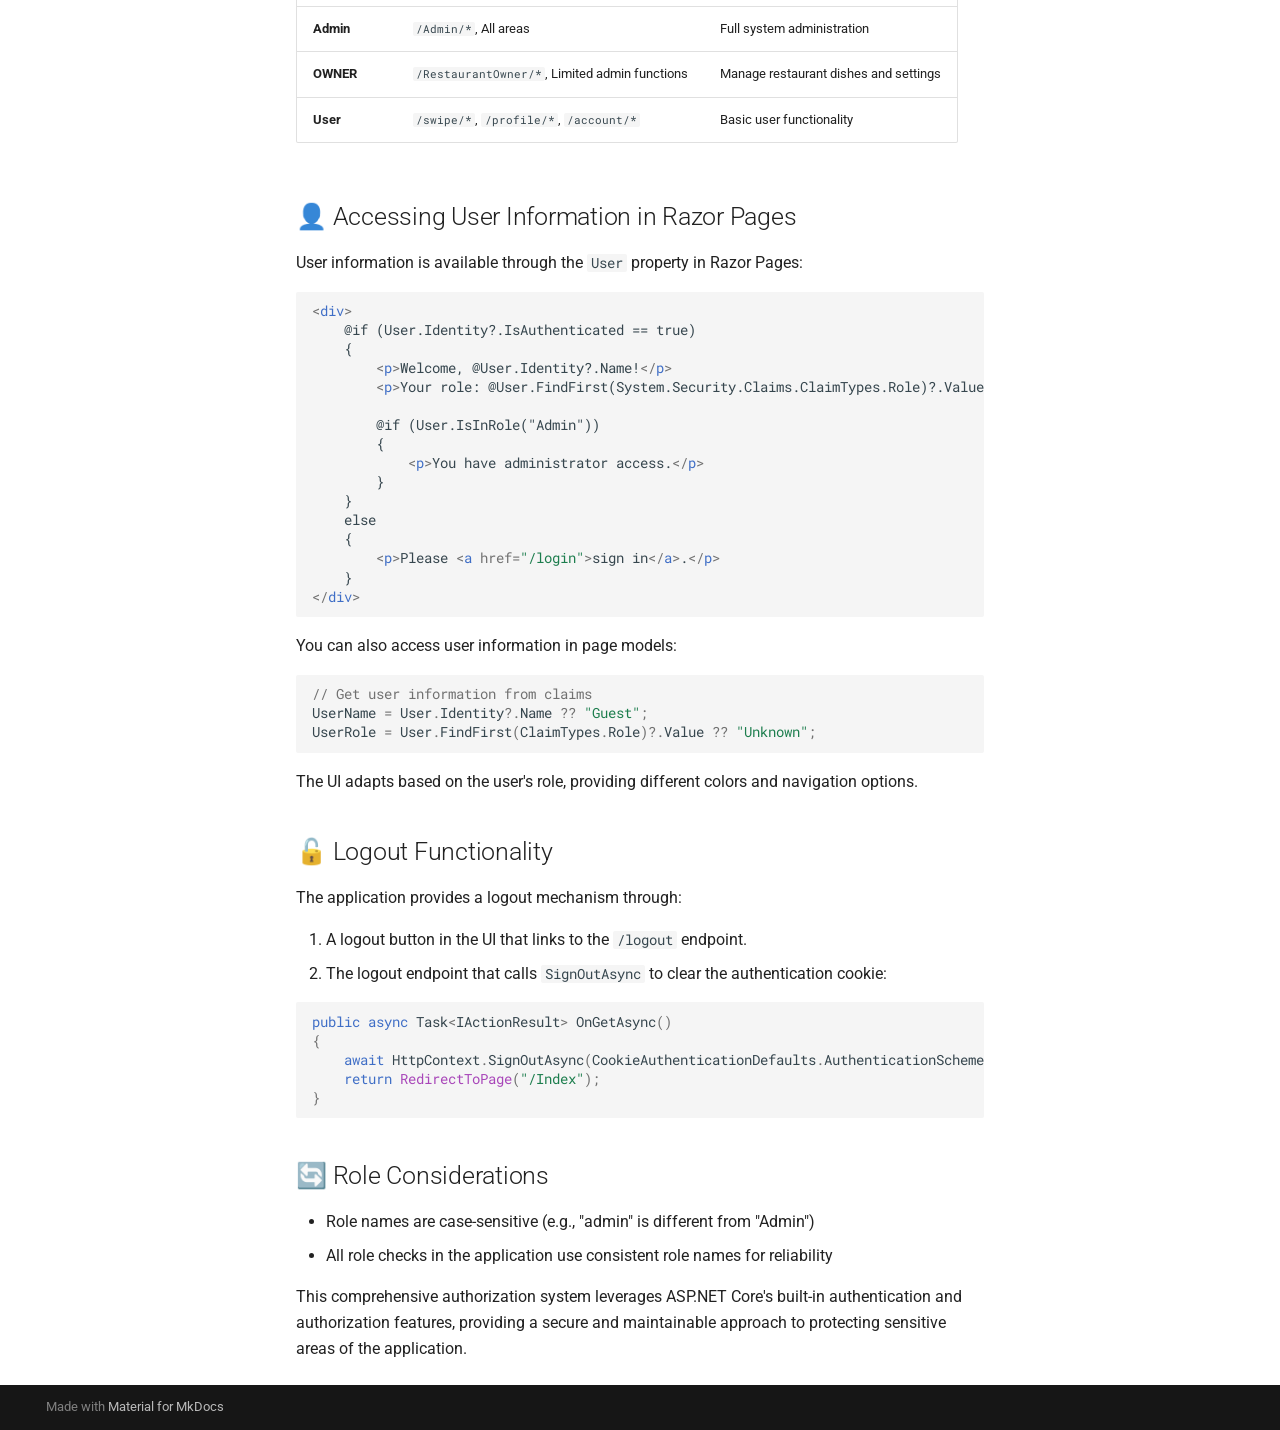
<file: site/Authorization/index.html>
<!doctype html>
<html lang="en" class="no-js">
  <head>
    
      <meta charset="utf-8">
      <meta name="viewport" content="width=device-width,initial-scale=1">
      
        <meta name="description" content="Complete documentation for the Swipe2Try application architecture, authentication, and implementation patterns.">
      
      
      
      
        <link rel="prev" href="../Authentication/">
      
      
        <link rel="next" href="../TupleReturnTypePattern/">
      
      
      <link rel="icon" href="../assets/images/favicon.png">
      <meta name="generator" content="mkdocs-1.6.1, mkdocs-material-9.6.12">
    
    
      
        <title>Authorization - Swipe2Try Documentation</title>
      
    
    
      <link rel="stylesheet" href="../assets/stylesheets/main.2afb09e1.min.css">
      
        
        <link rel="stylesheet" href="../assets/stylesheets/palette.06af60db.min.css">
      
      


    
    
      
    
    
      
        
        
        <link rel="preconnect" href="https://fonts.gstatic.com" crossorigin>
        <link rel="stylesheet" href="https://fonts.googleapis.com/css?family=Roboto:300,300i,400,400i,700,700i%7CRoboto+Mono:400,400i,700,700i&display=fallback">
        <style>:root{--md-text-font:"Roboto";--md-code-font:"Roboto Mono"}</style>
      
    
    
    <script>__md_scope=new URL("..",location),__md_hash=e=>[...e].reduce(((e,_)=>(e<<5)-e+_.charCodeAt(0)),0),__md_get=(e,_=localStorage,t=__md_scope)=>JSON.parse(_.getItem(t.pathname+"."+e)),__md_set=(e,_,t=localStorage,a=__md_scope)=>{try{t.setItem(a.pathname+"."+e,JSON.stringify(_))}catch(e){}}</script>
    
      

    
    
    
  </head>
  
  
    
    
      
    
    
    
    
    <body dir="ltr" data-md-color-scheme="default" data-md-color-primary="blue" data-md-color-accent="blue">
  
    
    <input class="md-toggle" data-md-toggle="drawer" type="checkbox" id="__drawer" autocomplete="off">
    <input class="md-toggle" data-md-toggle="search" type="checkbox" id="__search" autocomplete="off">
    <label class="md-overlay" for="__drawer"></label>
    <div data-md-component="skip">
      
        
        <a href="#authorization-in-swipe2try" class="md-skip">
          Skip to content
        </a>
      
    </div>
    <div data-md-component="announce">
      
    </div>
    
    
      

  

<header class="md-header md-header--shadow md-header--lifted" data-md-component="header">
  <nav class="md-header__inner md-grid" aria-label="Header">
    <a href=".." title="Swipe2Try Documentation" class="md-header__button md-logo" aria-label="Swipe2Try Documentation" data-md-component="logo">
      
  
  <svg xmlns="http://www.w3.org/2000/svg" viewBox="0 0 24 24"><path d="M12 8a3 3 0 0 0 3-3 3 3 0 0 0-3-3 3 3 0 0 0-3 3 3 3 0 0 0 3 3m0 3.54C9.64 9.35 6.5 8 3 8v11c3.5 0 6.64 1.35 9 3.54 2.36-2.19 5.5-3.54 9-3.54V8c-3.5 0-6.64 1.35-9 3.54"/></svg>

    </a>
    <label class="md-header__button md-icon" for="__drawer">
      
      <svg xmlns="http://www.w3.org/2000/svg" viewBox="0 0 24 24"><path d="M3 6h18v2H3zm0 5h18v2H3zm0 5h18v2H3z"/></svg>
    </label>
    <div class="md-header__title" data-md-component="header-title">
      <div class="md-header__ellipsis">
        <div class="md-header__topic">
          <span class="md-ellipsis">
            Swipe2Try Documentation
          </span>
        </div>
        <div class="md-header__topic" data-md-component="header-topic">
          <span class="md-ellipsis">
            
              Authorization
            
          </span>
        </div>
      </div>
    </div>
    
      
        <form class="md-header__option" data-md-component="palette">
  
    
    
    
    <input class="md-option" data-md-color-media="" data-md-color-scheme="default" data-md-color-primary="blue" data-md-color-accent="blue"  aria-label="Switch to dark mode"  type="radio" name="__palette" id="__palette_0">
    
      <label class="md-header__button md-icon" title="Switch to dark mode" for="__palette_1" hidden>
        <svg xmlns="http://www.w3.org/2000/svg" viewBox="0 0 24 24"><path d="M12 8a4 4 0 0 0-4 4 4 4 0 0 0 4 4 4 4 0 0 0 4-4 4 4 0 0 0-4-4m0 10a6 6 0 0 1-6-6 6 6 0 0 1 6-6 6 6 0 0 1 6 6 6 6 0 0 1-6 6m8-9.31V4h-4.69L12 .69 8.69 4H4v4.69L.69 12 4 15.31V20h4.69L12 23.31 15.31 20H20v-4.69L23.31 12z"/></svg>
      </label>
    
  
    
    
    
    <input class="md-option" data-md-color-media="" data-md-color-scheme="slate" data-md-color-primary="blue" data-md-color-accent="blue"  aria-label="Switch to light mode"  type="radio" name="__palette" id="__palette_1">
    
      <label class="md-header__button md-icon" title="Switch to light mode" for="__palette_0" hidden>
        <svg xmlns="http://www.w3.org/2000/svg" viewBox="0 0 24 24"><path d="M12 18c-.89 0-1.74-.2-2.5-.55C11.56 16.5 13 14.42 13 12s-1.44-4.5-3.5-5.45C10.26 6.2 11.11 6 12 6a6 6 0 0 1 6 6 6 6 0 0 1-6 6m8-9.31V4h-4.69L12 .69 8.69 4H4v4.69L.69 12 4 15.31V20h4.69L12 23.31 15.31 20H20v-4.69L23.31 12z"/></svg>
      </label>
    
  
</form>
      
    
    
      <script>var palette=__md_get("__palette");if(palette&&palette.color){if("(prefers-color-scheme)"===palette.color.media){var media=matchMedia("(prefers-color-scheme: light)"),input=document.querySelector(media.matches?"[data-md-color-media='(prefers-color-scheme: light)']":"[data-md-color-media='(prefers-color-scheme: dark)']");palette.color.media=input.getAttribute("data-md-color-media"),palette.color.scheme=input.getAttribute("data-md-color-scheme"),palette.color.primary=input.getAttribute("data-md-color-primary"),palette.color.accent=input.getAttribute("data-md-color-accent")}for(var[key,value]of Object.entries(palette.color))document.body.setAttribute("data-md-color-"+key,value)}</script>
    
    
    
      
      
        <label class="md-header__button md-icon" for="__search">
          
          <svg xmlns="http://www.w3.org/2000/svg" viewBox="0 0 24 24"><path d="M9.5 3A6.5 6.5 0 0 1 16 9.5c0 1.61-.59 3.09-1.56 4.23l.27.27h.79l5 5-1.5 1.5-5-5v-.79l-.27-.27A6.52 6.52 0 0 1 9.5 16 6.5 6.5 0 0 1 3 9.5 6.5 6.5 0 0 1 9.5 3m0 2C7 5 5 7 5 9.5S7 14 9.5 14 14 12 14 9.5 12 5 9.5 5"/></svg>
        </label>
        <div class="md-search" data-md-component="search" role="dialog">
  <label class="md-search__overlay" for="__search"></label>
  <div class="md-search__inner" role="search">
    <form class="md-search__form" name="search">
      <input type="text" class="md-search__input" name="query" aria-label="Search" placeholder="Search" autocapitalize="off" autocorrect="off" autocomplete="off" spellcheck="false" data-md-component="search-query" required>
      <label class="md-search__icon md-icon" for="__search">
        
        <svg xmlns="http://www.w3.org/2000/svg" viewBox="0 0 24 24"><path d="M9.5 3A6.5 6.5 0 0 1 16 9.5c0 1.61-.59 3.09-1.56 4.23l.27.27h.79l5 5-1.5 1.5-5-5v-.79l-.27-.27A6.52 6.52 0 0 1 9.5 16 6.5 6.5 0 0 1 3 9.5 6.5 6.5 0 0 1 9.5 3m0 2C7 5 5 7 5 9.5S7 14 9.5 14 14 12 14 9.5 12 5 9.5 5"/></svg>
        
        <svg xmlns="http://www.w3.org/2000/svg" viewBox="0 0 24 24"><path d="M20 11v2H8l5.5 5.5-1.42 1.42L4.16 12l7.92-7.92L13.5 5.5 8 11z"/></svg>
      </label>
      <nav class="md-search__options" aria-label="Search">
        
          <a href="javascript:void(0)" class="md-search__icon md-icon" title="Share" aria-label="Share" data-clipboard data-clipboard-text="" data-md-component="search-share" tabindex="-1">
            
            <svg xmlns="http://www.w3.org/2000/svg" viewBox="0 0 24 24"><path d="M18 16.08c-.76 0-1.44.3-1.96.77L8.91 12.7c.05-.23.09-.46.09-.7s-.04-.47-.09-.7l7.05-4.11c.54.5 1.25.81 2.04.81a3 3 0 0 0 3-3 3 3 0 0 0-3-3 3 3 0 0 0-3 3c0 .24.04.47.09.7L8.04 9.81C7.5 9.31 6.79 9 6 9a3 3 0 0 0-3 3 3 3 0 0 0 3 3c.79 0 1.5-.31 2.04-.81l7.12 4.15c-.05.21-.08.43-.08.66 0 1.61 1.31 2.91 2.92 2.91s2.92-1.3 2.92-2.91A2.92 2.92 0 0 0 18 16.08"/></svg>
          </a>
        
        <button type="reset" class="md-search__icon md-icon" title="Clear" aria-label="Clear" tabindex="-1">
          
          <svg xmlns="http://www.w3.org/2000/svg" viewBox="0 0 24 24"><path d="M19 6.41 17.59 5 12 10.59 6.41 5 5 6.41 10.59 12 5 17.59 6.41 19 12 13.41 17.59 19 19 17.59 13.41 12z"/></svg>
        </button>
      </nav>
      
    </form>
    <div class="md-search__output">
      <div class="md-search__scrollwrap" tabindex="0" data-md-scrollfix>
        <div class="md-search-result" data-md-component="search-result">
          <div class="md-search-result__meta">
            Initializing search
          </div>
          <ol class="md-search-result__list" role="presentation"></ol>
        </div>
      </div>
    </div>
  </div>
</div>
      
    
    
  </nav>
  
    
      
<nav class="md-tabs" aria-label="Tabs" data-md-component="tabs">
  <div class="md-grid">
    <ul class="md-tabs__list">
      
        
  
  
  
  
    <li class="md-tabs__item">
      <a href=".." class="md-tabs__link">
        
  
  
    
  
  Home

      </a>
    </li>
  

      
        
  
  
  
  
    <li class="md-tabs__item">
      <a href="../Architecture/" class="md-tabs__link">
        
  
  
    
  
  Architecture

      </a>
    </li>
  

      
        
  
  
  
  
    
    
      <li class="md-tabs__item">
        <a href="../DomainModels/" class="md-tabs__link">
          
  
  
  Core Components

        </a>
      </li>
    
  

      
        
  
  
  
    
  
  
    
    
      <li class="md-tabs__item md-tabs__item--active">
        <a href="../Authentication/" class="md-tabs__link">
          
  
  
  Security

        </a>
      </li>
    
  

      
        
  
  
  
  
    
    
      <li class="md-tabs__item">
        <a href="../TupleReturnTypePattern/" class="md-tabs__link">
          
  
  
  Implementation Patterns

        </a>
      </li>
    
  

      
        
  
  
  
  
    
    
      <li class="md-tabs__item">
        <a href="../diagrams/" class="md-tabs__link">
          
  
  
  Diagrams

        </a>
      </li>
    
  

      
    </ul>
  </div>
</nav>
    
  
</header>
    
    <div class="md-container" data-md-component="container">
      
      
        
      
      <main class="md-main" data-md-component="main">
        <div class="md-main__inner md-grid">
          
            
              
              <div class="md-sidebar md-sidebar--primary" data-md-component="sidebar" data-md-type="navigation" >
                <div class="md-sidebar__scrollwrap">
                  <div class="md-sidebar__inner">
                    


  


<nav class="md-nav md-nav--primary md-nav--lifted" aria-label="Navigation" data-md-level="0">
  <label class="md-nav__title" for="__drawer">
    <a href=".." title="Swipe2Try Documentation" class="md-nav__button md-logo" aria-label="Swipe2Try Documentation" data-md-component="logo">
      
  
  <svg xmlns="http://www.w3.org/2000/svg" viewBox="0 0 24 24"><path d="M12 8a3 3 0 0 0 3-3 3 3 0 0 0-3-3 3 3 0 0 0-3 3 3 3 0 0 0 3 3m0 3.54C9.64 9.35 6.5 8 3 8v11c3.5 0 6.64 1.35 9 3.54 2.36-2.19 5.5-3.54 9-3.54V8c-3.5 0-6.64 1.35-9 3.54"/></svg>

    </a>
    Swipe2Try Documentation
  </label>
  
  <ul class="md-nav__list" data-md-scrollfix>
    
      
      
  
  
  
  
    <li class="md-nav__item">
      <a href=".." class="md-nav__link">
        
  
  
  <span class="md-ellipsis">
    Home
    
  </span>
  

      </a>
    </li>
  

    
      
      
  
  
  
  
    <li class="md-nav__item">
      <a href="../Architecture/" class="md-nav__link">
        
  
  
  <span class="md-ellipsis">
    Architecture
    
  </span>
  

      </a>
    </li>
  

    
      
      
  
  
  
  
    
    
    
    
      
      
    
    
    <li class="md-nav__item md-nav__item--nested">
      
        
        
        <input class="md-nav__toggle md-toggle " type="checkbox" id="__nav_3" >
        
          
          <label class="md-nav__link" for="__nav_3" id="__nav_3_label" tabindex="0">
            
  
  
  <span class="md-ellipsis">
    Core Components
    
  </span>
  

            <span class="md-nav__icon md-icon"></span>
          </label>
        
        <nav class="md-nav" data-md-level="1" aria-labelledby="__nav_3_label" aria-expanded="false">
          <label class="md-nav__title" for="__nav_3">
            <span class="md-nav__icon md-icon"></span>
            Core Components
          </label>
          <ul class="md-nav__list" data-md-scrollfix>
            
              
                
  
  
  
  
    <li class="md-nav__item">
      <a href="../DomainModels/" class="md-nav__link">
        
  
  
  <span class="md-ellipsis">
    Domain Models
    
  </span>
  

      </a>
    </li>
  

              
            
          </ul>
        </nav>
      
    </li>
  

    
      
      
  
  
    
  
  
  
    
    
    
    
      
        
        
      
      
    
    
    <li class="md-nav__item md-nav__item--active md-nav__item--section md-nav__item--nested">
      
        
        
        <input class="md-nav__toggle md-toggle " type="checkbox" id="__nav_4" checked>
        
          
          <label class="md-nav__link" for="__nav_4" id="__nav_4_label" tabindex="">
            
  
  
  <span class="md-ellipsis">
    Security
    
  </span>
  

            <span class="md-nav__icon md-icon"></span>
          </label>
        
        <nav class="md-nav" data-md-level="1" aria-labelledby="__nav_4_label" aria-expanded="true">
          <label class="md-nav__title" for="__nav_4">
            <span class="md-nav__icon md-icon"></span>
            Security
          </label>
          <ul class="md-nav__list" data-md-scrollfix>
            
              
                
  
  
  
  
    <li class="md-nav__item">
      <a href="../Authentication/" class="md-nav__link">
        
  
  
  <span class="md-ellipsis">
    Authentication
    
  </span>
  

      </a>
    </li>
  

              
            
              
                
  
  
    
  
  
  
    <li class="md-nav__item md-nav__item--active">
      
      <input class="md-nav__toggle md-toggle" type="checkbox" id="__toc">
      
      
        
      
      
        <label class="md-nav__link md-nav__link--active" for="__toc">
          
  
  
  <span class="md-ellipsis">
    Authorization
    
  </span>
  

          <span class="md-nav__icon md-icon"></span>
        </label>
      
      <a href="./" class="md-nav__link md-nav__link--active">
        
  
  
  <span class="md-ellipsis">
    Authorization
    
  </span>
  

      </a>
      
        

<nav class="md-nav md-nav--secondary" aria-label="Table of contents">
  
  
  
    
  
  
    <label class="md-nav__title" for="__toc">
      <span class="md-nav__icon md-icon"></span>
      Table of contents
    </label>
    <ul class="md-nav__list" data-md-component="toc" data-md-scrollfix>
      
        <li class="md-nav__item">
  <a href="#diagrams" class="md-nav__link">
    <span class="md-ellipsis">
      📊 Diagrams
    </span>
  </a>
  
</li>
      
        <li class="md-nav__item">
  <a href="#core-components" class="md-nav__link">
    <span class="md-ellipsis">
      🧩 Core Components
    </span>
  </a>
  
    <nav class="md-nav" aria-label="🧩 Core Components">
      <ul class="md-nav__list">
        
          <li class="md-nav__item">
  <a href="#1-aspnet-core-authenticationauthorization" class="md-nav__link">
    <span class="md-ellipsis">
      1. ASP.NET Core Authentication/Authorization
    </span>
  </a>
  
</li>
        
          <li class="md-nav__item">
  <a href="#2-role-based-authorization-with-authorize-attribute" class="md-nav__link">
    <span class="md-ellipsis">
      2. 🔒 Role-Based Authorization with [Authorize] Attribute
    </span>
  </a>
  
</li>
        
          <li class="md-nav__item">
  <a href="#3-claims-based-identity" class="md-nav__link">
    <span class="md-ellipsis">
      3. 🔑 Claims-Based Identity
    </span>
  </a>
  
</li>
        
          <li class="md-nav__item">
  <a href="#4-role-management" class="md-nav__link">
    <span class="md-ellipsis">
      4. 🚀 Role Management
    </span>
  </a>
  
</li>
        
          <li class="md-nav__item">
  <a href="#5-error-handling-for-authorization" class="md-nav__link">
    <span class="md-ellipsis">
      5. ⚠️ Error Handling for Authorization
    </span>
  </a>
  
</li>
        
      </ul>
    </nav>
  
</li>
      
        <li class="md-nav__item">
  <a href="#authorization-flow-diagram" class="md-nav__link">
    <span class="md-ellipsis">
      🌊 Authorization Flow Diagram
    </span>
  </a>
  
</li>
      
        <li class="md-nav__item">
  <a href="#access-control-by-role" class="md-nav__link">
    <span class="md-ellipsis">
      👥 Access Control by Role
    </span>
  </a>
  
</li>
      
        <li class="md-nav__item">
  <a href="#accessing-user-information-in-razor-pages" class="md-nav__link">
    <span class="md-ellipsis">
      👤 Accessing User Information in Razor Pages
    </span>
  </a>
  
</li>
      
        <li class="md-nav__item">
  <a href="#logout-functionality" class="md-nav__link">
    <span class="md-ellipsis">
      🔓 Logout Functionality
    </span>
  </a>
  
</li>
      
        <li class="md-nav__item">
  <a href="#role-considerations" class="md-nav__link">
    <span class="md-ellipsis">
      🔄 Role Considerations
    </span>
  </a>
  
</li>
      
    </ul>
  
</nav>
      
    </li>
  

              
            
          </ul>
        </nav>
      
    </li>
  

    
      
      
  
  
  
  
    
    
    
    
      
      
    
    
    <li class="md-nav__item md-nav__item--nested">
      
        
        
        <input class="md-nav__toggle md-toggle " type="checkbox" id="__nav_5" >
        
          
          <label class="md-nav__link" for="__nav_5" id="__nav_5_label" tabindex="0">
            
  
  
  <span class="md-ellipsis">
    Implementation Patterns
    
  </span>
  

            <span class="md-nav__icon md-icon"></span>
          </label>
        
        <nav class="md-nav" data-md-level="1" aria-labelledby="__nav_5_label" aria-expanded="false">
          <label class="md-nav__title" for="__nav_5">
            <span class="md-nav__icon md-icon"></span>
            Implementation Patterns
          </label>
          <ul class="md-nav__list" data-md-scrollfix>
            
              
                
  
  
  
  
    <li class="md-nav__item">
      <a href="../TupleReturnTypePattern/" class="md-nav__link">
        
  
  
  <span class="md-ellipsis">
    Tuple Return Types
    
  </span>
  

      </a>
    </li>
  

              
            
          </ul>
        </nav>
      
    </li>
  

    
      
      
  
  
  
  
    
    
    
    
      
      
    
    
    <li class="md-nav__item md-nav__item--nested">
      
        
        
        <input class="md-nav__toggle md-toggle " type="checkbox" id="__nav_6" >
        
          
          <label class="md-nav__link" for="__nav_6" id="__nav_6_label" tabindex="0">
            
  
  
  <span class="md-ellipsis">
    Diagrams
    
  </span>
  

            <span class="md-nav__icon md-icon"></span>
          </label>
        
        <nav class="md-nav" data-md-level="1" aria-labelledby="__nav_6_label" aria-expanded="false">
          <label class="md-nav__title" for="__nav_6">
            <span class="md-nav__icon md-icon"></span>
            Diagrams
          </label>
          <ul class="md-nav__list" data-md-scrollfix>
            
              
                
  
  
  
  
    <li class="md-nav__item">
      <a href="../diagrams/" class="md-nav__link">
        
  
  
  <span class="md-ellipsis">
    Overview
    
  </span>
  

      </a>
    </li>
  

              
            
          </ul>
        </nav>
      
    </li>
  

    
  </ul>
</nav>
                  </div>
                </div>
              </div>
            
            
              
              <div class="md-sidebar md-sidebar--secondary" data-md-component="sidebar" data-md-type="toc" >
                <div class="md-sidebar__scrollwrap">
                  <div class="md-sidebar__inner">
                    

<nav class="md-nav md-nav--secondary" aria-label="Table of contents">
  
  
  
    
  
  
    <label class="md-nav__title" for="__toc">
      <span class="md-nav__icon md-icon"></span>
      Table of contents
    </label>
    <ul class="md-nav__list" data-md-component="toc" data-md-scrollfix>
      
        <li class="md-nav__item">
  <a href="#diagrams" class="md-nav__link">
    <span class="md-ellipsis">
      📊 Diagrams
    </span>
  </a>
  
</li>
      
        <li class="md-nav__item">
  <a href="#core-components" class="md-nav__link">
    <span class="md-ellipsis">
      🧩 Core Components
    </span>
  </a>
  
    <nav class="md-nav" aria-label="🧩 Core Components">
      <ul class="md-nav__list">
        
          <li class="md-nav__item">
  <a href="#1-aspnet-core-authenticationauthorization" class="md-nav__link">
    <span class="md-ellipsis">
      1. ASP.NET Core Authentication/Authorization
    </span>
  </a>
  
</li>
        
          <li class="md-nav__item">
  <a href="#2-role-based-authorization-with-authorize-attribute" class="md-nav__link">
    <span class="md-ellipsis">
      2. 🔒 Role-Based Authorization with [Authorize] Attribute
    </span>
  </a>
  
</li>
        
          <li class="md-nav__item">
  <a href="#3-claims-based-identity" class="md-nav__link">
    <span class="md-ellipsis">
      3. 🔑 Claims-Based Identity
    </span>
  </a>
  
</li>
        
          <li class="md-nav__item">
  <a href="#4-role-management" class="md-nav__link">
    <span class="md-ellipsis">
      4. 🚀 Role Management
    </span>
  </a>
  
</li>
        
          <li class="md-nav__item">
  <a href="#5-error-handling-for-authorization" class="md-nav__link">
    <span class="md-ellipsis">
      5. ⚠️ Error Handling for Authorization
    </span>
  </a>
  
</li>
        
      </ul>
    </nav>
  
</li>
      
        <li class="md-nav__item">
  <a href="#authorization-flow-diagram" class="md-nav__link">
    <span class="md-ellipsis">
      🌊 Authorization Flow Diagram
    </span>
  </a>
  
</li>
      
        <li class="md-nav__item">
  <a href="#access-control-by-role" class="md-nav__link">
    <span class="md-ellipsis">
      👥 Access Control by Role
    </span>
  </a>
  
</li>
      
        <li class="md-nav__item">
  <a href="#accessing-user-information-in-razor-pages" class="md-nav__link">
    <span class="md-ellipsis">
      👤 Accessing User Information in Razor Pages
    </span>
  </a>
  
</li>
      
        <li class="md-nav__item">
  <a href="#logout-functionality" class="md-nav__link">
    <span class="md-ellipsis">
      🔓 Logout Functionality
    </span>
  </a>
  
</li>
      
        <li class="md-nav__item">
  <a href="#role-considerations" class="md-nav__link">
    <span class="md-ellipsis">
      🔄 Role Considerations
    </span>
  </a>
  
</li>
      
    </ul>
  
</nav>
                  </div>
                </div>
              </div>
            
          
          
            <div class="md-content" data-md-component="content">
              <article class="md-content__inner md-typeset">
                
                  



<h1 id="authorization-in-swipe2try">🛡️ Authorization in Swipe2Try<a class="headerlink" href="#authorization-in-swipe2try" title="Permanent link">&para;</a></h1>
<p>This document outlines the authorization mechanism implemented in the Swipe2Try application using ASP.NET Core's built-in authorization system.</p>
<h2 id="diagrams">📊 Diagrams<a class="headerlink" href="#diagrams" title="Permanent link">&para;</a></h2>
<p>For a visual representation of the authorization system, refer to:</p>
<ul>
<li><a href="../diagrams/auth_class_diagram.mmd">Authentication Class Diagram</a>: Displays the relationships between classes involved in authentication and authorization</li>
<li><a href="../diagrams/user_role_relationships.mmd">User Role Relationships</a>: Shows how users are assigned roles and permissions</li>
<li><a href="../diagrams/three_layer_architecture.mmd">Three-Layer Architecture</a>: Overall system architecture including security layers</li>
</ul>
<h2 id="core-components">🧩 Core Components<a class="headerlink" href="#core-components" title="Permanent link">&para;</a></h2>
<h3 id="1-aspnet-core-authenticationauthorization">1. ASP.NET Core Authentication/Authorization<a class="headerlink" href="#1-aspnet-core-authenticationauthorization" title="Permanent link">&para;</a></h3>
<p>📍 Configured in <code>Program.cs</code>.</p>
<p>Swipe2Try utilizes ASP.NET Core's built-in authorization attributes and middleware:</p>
<div class="highlight"><pre><span></span><code><span class="c1">// Add built-in cookie authentication</span>
<span class="n">builder</span><span class="p">.</span><span class="n">Services</span><span class="p">.</span><span class="n">AddAuthentication</span><span class="p">(</span><span class="n">CookieAuthenticationDefaults</span><span class="p">.</span><span class="n">AuthenticationScheme</span><span class="p">)</span>
<span class="w">    </span><span class="p">.</span><span class="n">AddCookie</span><span class="p">(</span><span class="n">options</span><span class="w"> </span><span class="o">=&gt;</span>
<span class="w">    </span><span class="p">{</span>
<span class="w">        </span><span class="n">options</span><span class="p">.</span><span class="n">LoginPath</span><span class="w"> </span><span class="o">=</span><span class="w"> </span><span class="s">&quot;/login&quot;</span><span class="p">;</span>
<span class="w">        </span><span class="n">options</span><span class="p">.</span><span class="n">LogoutPath</span><span class="w"> </span><span class="o">=</span><span class="w"> </span><span class="s">&quot;/logout&quot;</span><span class="p">;</span>
<span class="w">        </span><span class="n">options</span><span class="p">.</span><span class="n">AccessDeniedPath</span><span class="w"> </span><span class="o">=</span><span class="w"> </span><span class="s">&quot;/Error?code=403&quot;</span><span class="p">;</span>
<span class="w">    </span><span class="p">});</span>

<span class="c1">// Add standard authorization</span>
<span class="n">builder</span><span class="p">.</span><span class="n">Services</span><span class="p">.</span><span class="n">AddAuthorization</span><span class="p">();</span>
</code></pre></div>
<ul>
<li><strong><code>[Authorize]</code> Attribute</strong>: Applied to controller actions or Razor Pages to restrict access.</li>
<li><strong>Role-Based Authorization</strong>: Implemented using <code>[Authorize(Roles = "RoleName")]</code> attribute.</li>
<li><strong>Authentication Cookie</strong>: Contains user identity and role claims.</li>
</ul>
<p>Example of role-based authorization on a page:
<div class="highlight"><pre><span></span><code><span class="na">[Authorize(Roles = &quot;Admin,OWNER&quot;)]</span>
<span class="k">public</span><span class="w"> </span><span class="k">class</span><span class="w"> </span><span class="nc">IndexModel</span><span class="w"> </span><span class="p">:</span><span class="w"> </span><span class="n">PageModel</span>
<span class="p">{</span>
<span class="w">    </span><span class="c1">// Page model implementation</span>
<span class="p">}</span>
</code></pre></div></p>
<h3 id="2-role-based-authorization-with-authorize-attribute">2. 🔒 Role-Based Authorization with <code>[Authorize]</code> Attribute<a class="headerlink" href="#2-role-based-authorization-with-authorize-attribute" title="Permanent link">&para;</a></h3>
<p>The application uses role-based authorization by applying the <code>[Authorize]</code> attribute to Razor Pages:</p>
<table>
<thead>
<tr>
<th>Page/Area</th>
<th>Required Role(s)</th>
<th>Authorization Attribute</th>
</tr>
</thead>
<tbody>
<tr>
<td><code>/Admin/</code></td>
<td>"Admin"</td>
<td><code>[Authorize(Roles = "Admin")]</code></td>
</tr>
<tr>
<td><code>/RestaurantOwner/</code></td>
<td>"OWNER"</td>
<td><code>[Authorize(Roles = "OWNER")]</code></td>
</tr>
<tr>
<td><code>/Admin/Dishes/</code></td>
<td>"Admin" or "OWNER"</td>
<td><code>[Authorize(Roles = "Admin,OWNER")]</code></td>
</tr>
<tr>
<td><code>/Account/Settings/</code></td>
<td>"Admin" or "OWNER"</td>
<td><code>[Authorize(Roles = "Admin,OWNER")]</code></td>
</tr>
<tr>
<td><code>/Profile/</code></td>
<td>Any logged-in user</td>
<td><code>[Authorize]</code> (no roles specified)</td>
</tr>
<tr>
<td><code>/Account/</code></td>
<td>Any logged-in user</td>
<td><code>[Authorize]</code> (no roles specified)</td>
</tr>
<tr>
<td><code>/swipe</code></td>
<td>Any logged-in user</td>
<td><code>[Authorize]</code> (no roles specified)</td>
</tr>
</tbody>
</table>
<h3 id="3-claims-based-identity">3. 🔑 Claims-Based Identity<a class="headerlink" href="#3-claims-based-identity" title="Permanent link">&para;</a></h3>
<p>User information and roles are stored as claims in the authentication cookie:</p>
<ul>
<li><strong><code>ClaimTypes.Name</code></strong>: Stores the user's name.</li>
<li><strong><code>ClaimTypes.Email</code></strong>: Stores the user's email address.</li>
<li><strong><code>ClaimTypes.Role</code></strong>: Stores the role name (e.g., "Admin", "OWNER", "User").</li>
</ul>
<p>These claims are created during login and stored in the authentication cookie:</p>
<div class="highlight"><pre><span></span><code><span class="kt">var</span><span class="w"> </span><span class="n">claims</span><span class="w"> </span><span class="o">=</span><span class="w"> </span><span class="k">new</span><span class="w"> </span><span class="n">List</span><span class="o">&lt;</span><span class="n">Claim</span><span class="o">&gt;</span>
<span class="p">{</span>
<span class="w">    </span><span class="k">new</span><span class="w"> </span><span class="nf">Claim</span><span class="p">(</span><span class="n">ClaimTypes</span><span class="p">.</span><span class="n">Name</span><span class="p">,</span><span class="w"> </span><span class="n">result</span><span class="p">.</span><span class="n">User</span><span class="p">.</span><span class="n">Name</span><span class="p">),</span>
<span class="w">    </span><span class="k">new</span><span class="w"> </span><span class="nf">Claim</span><span class="p">(</span><span class="n">ClaimTypes</span><span class="p">.</span><span class="n">Email</span><span class="p">,</span><span class="w"> </span><span class="n">result</span><span class="p">.</span><span class="n">User</span><span class="p">.</span><span class="n">Email</span><span class="p">),</span>
<span class="w">    </span><span class="k">new</span><span class="w"> </span><span class="nf">Claim</span><span class="p">(</span><span class="n">ClaimTypes</span><span class="p">.</span><span class="n">Role</span><span class="p">,</span><span class="w"> </span><span class="n">roleNameToStore</span><span class="p">)</span>
<span class="p">};</span>
<span class="kt">var</span><span class="w"> </span><span class="n">claimsIdentity</span><span class="w"> </span><span class="o">=</span><span class="w"> </span><span class="k">new</span><span class="w"> </span><span class="n">ClaimsIdentity</span><span class="p">(</span><span class="n">claims</span><span class="p">,</span><span class="w"> </span><span class="n">CookieAuthenticationDefaults</span><span class="p">.</span><span class="n">AuthenticationScheme</span><span class="p">);</span>
</code></pre></div>
<p>After setting the claims, users are redirected based on their role:
- "Admin" ➡️ <code>/Admin/Index</code>
- "OWNER" ➡️ <code>/RestaurantOwner/Index</code>
- Others ➡️ <code>/swipe</code></p>
<h3 id="4-role-management">4. 🚀 Role Management<a class="headerlink" href="#4-role-management" title="Permanent link">&para;</a></h3>
<p>Roles are stored in the database and retrieved through the <code>IRoleManager</code> service:</p>
<ul>
<li>Each user has a <code>RoleID</code> property that references a role.</li>
<li>During authentication, the role name is fetched from the database.</li>
<li>The role name is then stored as a claim in the authentication cookie.</li>
</ul>
<h3 id="5-error-handling-for-authorization">5. ⚠️ Error Handling for Authorization<a class="headerlink" href="#5-error-handling-for-authorization" title="Permanent link">&para;</a></h3>
<p>When a user attempts to access a resource they're not authorized for:</p>
<ul>
<li>The user is redirected to the path specified in <code>options.AccessDeniedPath</code> ("/Error?code=403").</li>
<li>The error page can display a specific message for unauthorized access.</li>
<li>Shows a specific message for 403 (Forbidden) errors when access is denied</li>
<li>Hides detailed development information for security reasons</li>
</ul>
<h2 id="authorization-flow-diagram">🌊 Authorization Flow Diagram<a class="headerlink" href="#authorization-flow-diagram" title="Permanent link">&para;</a></h2>
<div class="highlight"><pre><span></span><code>graph TD
    A[User Request] --&gt; B{Is Page Protected with [Authorize]?}
    B -- Yes --&gt; C{User Authenticated?}
    B -- No --&gt; G[Allow Access]
    C -- No --&gt; D[Redirect to /login]
    C -- Yes --&gt; E{User Has Required Role?}
    E -- Yes --&gt; G
    E -- No --&gt; F[Redirect to /Error?code=403]
</code></pre></div>
<h2 id="access-control-by-role">👥 Access Control by Role<a class="headerlink" href="#access-control-by-role" title="Permanent link">&para;</a></h2>
<p>The application implements role-based access control with these primary roles:</p>
<table>
<thead>
<tr>
<th>Role</th>
<th>Access Areas</th>
<th>Capabilities</th>
</tr>
</thead>
<tbody>
<tr>
<td><strong>Admin</strong></td>
<td><code>/Admin/*</code>, All areas</td>
<td>Full system administration</td>
</tr>
<tr>
<td><strong>OWNER</strong></td>
<td><code>/RestaurantOwner/*</code>, Limited admin functions</td>
<td>Manage restaurant dishes and settings</td>
</tr>
<tr>
<td><strong>User</strong></td>
<td><code>/swipe/*</code>, <code>/profile/*</code>, <code>/account/*</code></td>
<td>Basic user functionality</td>
</tr>
</tbody>
</table>
<h2 id="accessing-user-information-in-razor-pages">👤 Accessing User Information in Razor Pages<a class="headerlink" href="#accessing-user-information-in-razor-pages" title="Permanent link">&para;</a></h2>
<p>User information is available through the <code>User</code> property in Razor Pages:</p>
<div class="highlight"><pre><span></span><code><span class="p">&lt;</span><span class="nt">div</span><span class="p">&gt;</span>
    @if (User.Identity?.IsAuthenticated == true)
    {
        <span class="p">&lt;</span><span class="nt">p</span><span class="p">&gt;</span>Welcome, @User.Identity?.Name!<span class="p">&lt;/</span><span class="nt">p</span><span class="p">&gt;</span>
        <span class="p">&lt;</span><span class="nt">p</span><span class="p">&gt;</span>Your role: @User.FindFirst(System.Security.Claims.ClaimTypes.Role)?.Value<span class="p">&lt;/</span><span class="nt">p</span><span class="p">&gt;</span>

        @if (User.IsInRole(&quot;Admin&quot;))
        {
            <span class="p">&lt;</span><span class="nt">p</span><span class="p">&gt;</span>You have administrator access.<span class="p">&lt;/</span><span class="nt">p</span><span class="p">&gt;</span>
        }
    }
    else
    {
        <span class="p">&lt;</span><span class="nt">p</span><span class="p">&gt;</span>Please <span class="p">&lt;</span><span class="nt">a</span> <span class="na">href</span><span class="o">=</span><span class="s">&quot;/login&quot;</span><span class="p">&gt;</span>sign in<span class="p">&lt;/</span><span class="nt">a</span><span class="p">&gt;</span>.<span class="p">&lt;/</span><span class="nt">p</span><span class="p">&gt;</span>
    }
<span class="p">&lt;/</span><span class="nt">div</span><span class="p">&gt;</span>
</code></pre></div>
<p>You can also access user information in page models:</p>
<div class="highlight"><pre><span></span><code><span class="c1">// Get user information from claims</span>
<span class="n">UserName</span><span class="w"> </span><span class="o">=</span><span class="w"> </span><span class="n">User</span><span class="p">.</span><span class="n">Identity</span><span class="o">?.</span><span class="n">Name</span><span class="w"> </span><span class="o">??</span><span class="w"> </span><span class="s">&quot;Guest&quot;</span><span class="p">;</span>
<span class="n">UserRole</span><span class="w"> </span><span class="o">=</span><span class="w"> </span><span class="n">User</span><span class="p">.</span><span class="n">FindFirst</span><span class="p">(</span><span class="n">ClaimTypes</span><span class="p">.</span><span class="n">Role</span><span class="p">)</span><span class="o">?.</span><span class="n">Value</span><span class="w"> </span><span class="o">??</span><span class="w"> </span><span class="s">&quot;Unknown&quot;</span><span class="p">;</span>
</code></pre></div>
<p>The UI adapts based on the user's role, providing different colors and navigation options.</p>
<h2 id="logout-functionality">🔓 Logout Functionality<a class="headerlink" href="#logout-functionality" title="Permanent link">&para;</a></h2>
<p>The application provides a logout mechanism through:</p>
<ol>
<li>A logout button in the UI that links to the <code>/logout</code> endpoint.</li>
<li>The logout endpoint that calls <code>SignOutAsync</code> to clear the authentication cookie:</li>
</ol>
<div class="highlight"><pre><span></span><code><span class="k">public</span><span class="w"> </span><span class="k">async</span><span class="w"> </span><span class="n">Task</span><span class="o">&lt;</span><span class="n">IActionResult</span><span class="o">&gt;</span><span class="w"> </span><span class="n">OnGetAsync</span><span class="p">()</span>
<span class="p">{</span>
<span class="w">    </span><span class="k">await</span><span class="w"> </span><span class="n">HttpContext</span><span class="p">.</span><span class="n">SignOutAsync</span><span class="p">(</span><span class="n">CookieAuthenticationDefaults</span><span class="p">.</span><span class="n">AuthenticationScheme</span><span class="p">);</span>
<span class="w">    </span><span class="k">return</span><span class="w"> </span><span class="nf">RedirectToPage</span><span class="p">(</span><span class="s">&quot;/Index&quot;</span><span class="p">);</span>
<span class="p">}</span>
</code></pre></div>
<h2 id="role-considerations">🔄 Role Considerations<a class="headerlink" href="#role-considerations" title="Permanent link">&para;</a></h2>
<ul>
<li>Role names are case-sensitive (e.g., "admin" is different from "Admin")</li>
<li>All role checks in the application use consistent role names for reliability</li>
</ul>
<p>This comprehensive authorization system leverages ASP.NET Core's built-in authentication and authorization features, providing a secure and maintainable approach to protecting sensitive areas of the application.</p>












                
              </article>
            </div>
          
          
<script>var target=document.getElementById(location.hash.slice(1));target&&target.name&&(target.checked=target.name.startsWith("__tabbed_"))</script>
        </div>
        
          <button type="button" class="md-top md-icon" data-md-component="top" hidden>
  
  <svg xmlns="http://www.w3.org/2000/svg" viewBox="0 0 24 24"><path d="M13 20h-2V8l-5.5 5.5-1.42-1.42L12 4.16l7.92 7.92-1.42 1.42L13 8z"/></svg>
  Back to top
</button>
        
      </main>
      
        <footer class="md-footer">
  
  <div class="md-footer-meta md-typeset">
    <div class="md-footer-meta__inner md-grid">
      <div class="md-copyright">
  
  
    Made with
    <a href="https://squidfunk.github.io/mkdocs-material/" target="_blank" rel="noopener">
      Material for MkDocs
    </a>
  
</div>
      
    </div>
  </div>
</footer>
      
    </div>
    <div class="md-dialog" data-md-component="dialog">
      <div class="md-dialog__inner md-typeset"></div>
    </div>
    
    
    
      
      <script id="__config" type="application/json">{"base": "..", "features": ["navigation.tabs", "navigation.tabs.sticky", "navigation.top", "search.highlight", "search.share"], "search": "../assets/javascripts/workers/search.f8cc74c7.min.js", "tags": null, "translations": {"clipboard.copied": "Copied to clipboard", "clipboard.copy": "Copy to clipboard", "search.result.more.one": "1 more on this page", "search.result.more.other": "# more on this page", "search.result.none": "No matching documents", "search.result.one": "1 matching document", "search.result.other": "# matching documents", "search.result.placeholder": "Type to start searching", "search.result.term.missing": "Missing", "select.version": "Select version"}, "version": null}</script>
    
    
      <script src="../assets/javascripts/bundle.c8b220af.min.js"></script>
      
    
  </body>
</html>
</file>
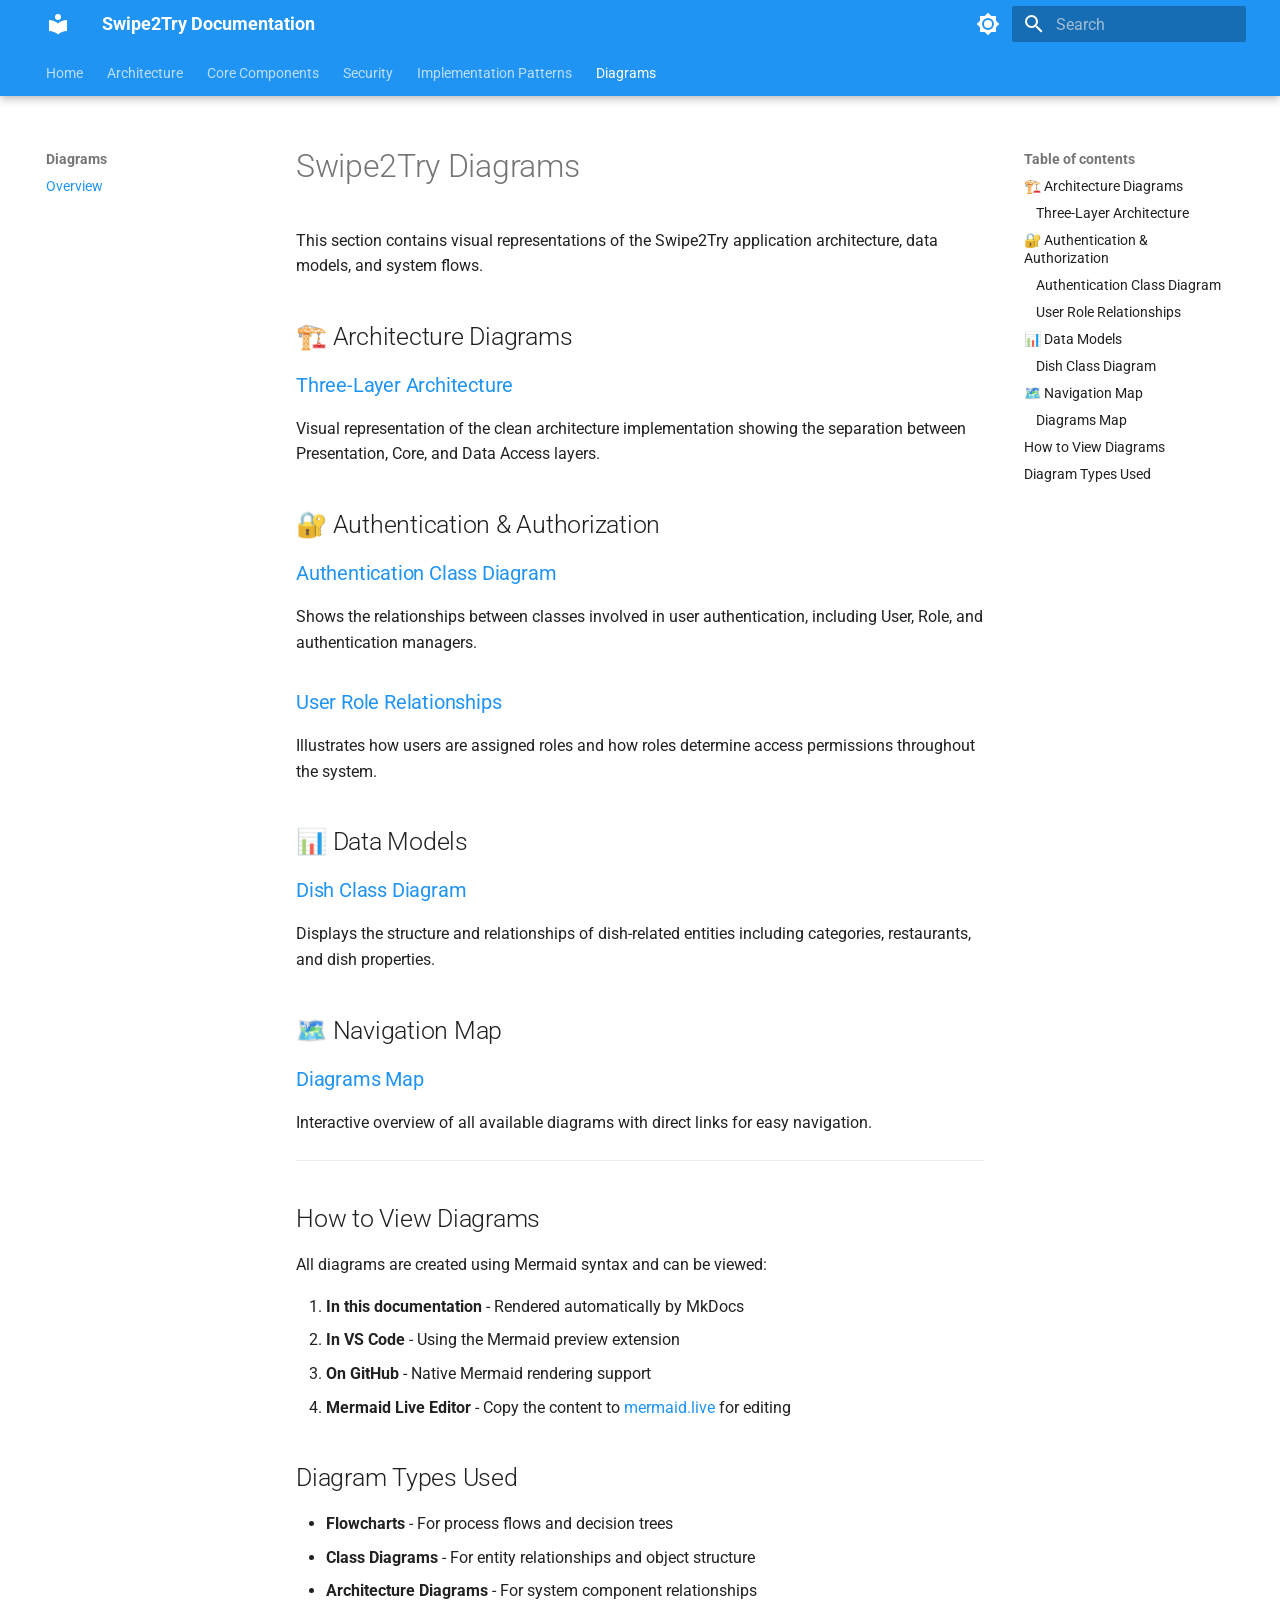
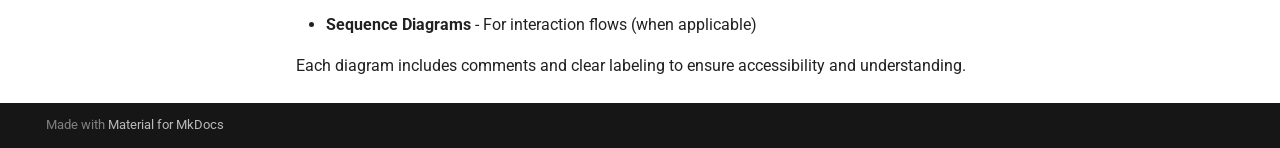
<file: site/diagrams/index.html>
<!doctype html>
<html lang="en" class="no-js">
  <head>
    
      <meta charset="utf-8">
      <meta name="viewport" content="width=device-width,initial-scale=1">
      
        <meta name="description" content="Complete documentation for the Swipe2Try application architecture, authentication, and implementation patterns.">
      
      
      
      
        <link rel="prev" href="../TupleReturnTypePattern/">
      
      
      
      <link rel="icon" href="../assets/images/favicon.png">
      <meta name="generator" content="mkdocs-1.6.1, mkdocs-material-9.6.12">
    
    
      
        <title>Overview - Swipe2Try Documentation</title>
      
    
    
      <link rel="stylesheet" href="../assets/stylesheets/main.2afb09e1.min.css">
      
        
        <link rel="stylesheet" href="../assets/stylesheets/palette.06af60db.min.css">
      
      


    
    
      
    
    
      
        
        
        <link rel="preconnect" href="https://fonts.gstatic.com" crossorigin>
        <link rel="stylesheet" href="https://fonts.googleapis.com/css?family=Roboto:300,300i,400,400i,700,700i%7CRoboto+Mono:400,400i,700,700i&display=fallback">
        <style>:root{--md-text-font:"Roboto";--md-code-font:"Roboto Mono"}</style>
      
    
    
    <script>__md_scope=new URL("..",location),__md_hash=e=>[...e].reduce(((e,_)=>(e<<5)-e+_.charCodeAt(0)),0),__md_get=(e,_=localStorage,t=__md_scope)=>JSON.parse(_.getItem(t.pathname+"."+e)),__md_set=(e,_,t=localStorage,a=__md_scope)=>{try{t.setItem(a.pathname+"."+e,JSON.stringify(_))}catch(e){}}</script>
    
      

    
    
    
  </head>
  
  
    
    
      
    
    
    
    
    <body dir="ltr" data-md-color-scheme="default" data-md-color-primary="blue" data-md-color-accent="blue">
  
    
    <input class="md-toggle" data-md-toggle="drawer" type="checkbox" id="__drawer" autocomplete="off">
    <input class="md-toggle" data-md-toggle="search" type="checkbox" id="__search" autocomplete="off">
    <label class="md-overlay" for="__drawer"></label>
    <div data-md-component="skip">
      
        
        <a href="#swipe2try-diagrams" class="md-skip">
          Skip to content
        </a>
      
    </div>
    <div data-md-component="announce">
      
    </div>
    
    
      

  

<header class="md-header md-header--shadow md-header--lifted" data-md-component="header">
  <nav class="md-header__inner md-grid" aria-label="Header">
    <a href=".." title="Swipe2Try Documentation" class="md-header__button md-logo" aria-label="Swipe2Try Documentation" data-md-component="logo">
      
  
  <svg xmlns="http://www.w3.org/2000/svg" viewBox="0 0 24 24"><path d="M12 8a3 3 0 0 0 3-3 3 3 0 0 0-3-3 3 3 0 0 0-3 3 3 3 0 0 0 3 3m0 3.54C9.64 9.35 6.5 8 3 8v11c3.5 0 6.64 1.35 9 3.54 2.36-2.19 5.5-3.54 9-3.54V8c-3.5 0-6.64 1.35-9 3.54"/></svg>

    </a>
    <label class="md-header__button md-icon" for="__drawer">
      
      <svg xmlns="http://www.w3.org/2000/svg" viewBox="0 0 24 24"><path d="M3 6h18v2H3zm0 5h18v2H3zm0 5h18v2H3z"/></svg>
    </label>
    <div class="md-header__title" data-md-component="header-title">
      <div class="md-header__ellipsis">
        <div class="md-header__topic">
          <span class="md-ellipsis">
            Swipe2Try Documentation
          </span>
        </div>
        <div class="md-header__topic" data-md-component="header-topic">
          <span class="md-ellipsis">
            
              Overview
            
          </span>
        </div>
      </div>
    </div>
    
      
        <form class="md-header__option" data-md-component="palette">
  
    
    
    
    <input class="md-option" data-md-color-media="" data-md-color-scheme="default" data-md-color-primary="blue" data-md-color-accent="blue"  aria-label="Switch to dark mode"  type="radio" name="__palette" id="__palette_0">
    
      <label class="md-header__button md-icon" title="Switch to dark mode" for="__palette_1" hidden>
        <svg xmlns="http://www.w3.org/2000/svg" viewBox="0 0 24 24"><path d="M12 8a4 4 0 0 0-4 4 4 4 0 0 0 4 4 4 4 0 0 0 4-4 4 4 0 0 0-4-4m0 10a6 6 0 0 1-6-6 6 6 0 0 1 6-6 6 6 0 0 1 6 6 6 6 0 0 1-6 6m8-9.31V4h-4.69L12 .69 8.69 4H4v4.69L.69 12 4 15.31V20h4.69L12 23.31 15.31 20H20v-4.69L23.31 12z"/></svg>
      </label>
    
  
    
    
    
    <input class="md-option" data-md-color-media="" data-md-color-scheme="slate" data-md-color-primary="blue" data-md-color-accent="blue"  aria-label="Switch to light mode"  type="radio" name="__palette" id="__palette_1">
    
      <label class="md-header__button md-icon" title="Switch to light mode" for="__palette_0" hidden>
        <svg xmlns="http://www.w3.org/2000/svg" viewBox="0 0 24 24"><path d="M12 18c-.89 0-1.74-.2-2.5-.55C11.56 16.5 13 14.42 13 12s-1.44-4.5-3.5-5.45C10.26 6.2 11.11 6 12 6a6 6 0 0 1 6 6 6 6 0 0 1-6 6m8-9.31V4h-4.69L12 .69 8.69 4H4v4.69L.69 12 4 15.31V20h4.69L12 23.31 15.31 20H20v-4.69L23.31 12z"/></svg>
      </label>
    
  
</form>
      
    
    
      <script>var palette=__md_get("__palette");if(palette&&palette.color){if("(prefers-color-scheme)"===palette.color.media){var media=matchMedia("(prefers-color-scheme: light)"),input=document.querySelector(media.matches?"[data-md-color-media='(prefers-color-scheme: light)']":"[data-md-color-media='(prefers-color-scheme: dark)']");palette.color.media=input.getAttribute("data-md-color-media"),palette.color.scheme=input.getAttribute("data-md-color-scheme"),palette.color.primary=input.getAttribute("data-md-color-primary"),palette.color.accent=input.getAttribute("data-md-color-accent")}for(var[key,value]of Object.entries(palette.color))document.body.setAttribute("data-md-color-"+key,value)}</script>
    
    
    
      
      
        <label class="md-header__button md-icon" for="__search">
          
          <svg xmlns="http://www.w3.org/2000/svg" viewBox="0 0 24 24"><path d="M9.5 3A6.5 6.5 0 0 1 16 9.5c0 1.61-.59 3.09-1.56 4.23l.27.27h.79l5 5-1.5 1.5-5-5v-.79l-.27-.27A6.52 6.52 0 0 1 9.5 16 6.5 6.5 0 0 1 3 9.5 6.5 6.5 0 0 1 9.5 3m0 2C7 5 5 7 5 9.5S7 14 9.5 14 14 12 14 9.5 12 5 9.5 5"/></svg>
        </label>
        <div class="md-search" data-md-component="search" role="dialog">
  <label class="md-search__overlay" for="__search"></label>
  <div class="md-search__inner" role="search">
    <form class="md-search__form" name="search">
      <input type="text" class="md-search__input" name="query" aria-label="Search" placeholder="Search" autocapitalize="off" autocorrect="off" autocomplete="off" spellcheck="false" data-md-component="search-query" required>
      <label class="md-search__icon md-icon" for="__search">
        
        <svg xmlns="http://www.w3.org/2000/svg" viewBox="0 0 24 24"><path d="M9.5 3A6.5 6.5 0 0 1 16 9.5c0 1.61-.59 3.09-1.56 4.23l.27.27h.79l5 5-1.5 1.5-5-5v-.79l-.27-.27A6.52 6.52 0 0 1 9.5 16 6.5 6.5 0 0 1 3 9.5 6.5 6.5 0 0 1 9.5 3m0 2C7 5 5 7 5 9.5S7 14 9.5 14 14 12 14 9.5 12 5 9.5 5"/></svg>
        
        <svg xmlns="http://www.w3.org/2000/svg" viewBox="0 0 24 24"><path d="M20 11v2H8l5.5 5.5-1.42 1.42L4.16 12l7.92-7.92L13.5 5.5 8 11z"/></svg>
      </label>
      <nav class="md-search__options" aria-label="Search">
        
          <a href="javascript:void(0)" class="md-search__icon md-icon" title="Share" aria-label="Share" data-clipboard data-clipboard-text="" data-md-component="search-share" tabindex="-1">
            
            <svg xmlns="http://www.w3.org/2000/svg" viewBox="0 0 24 24"><path d="M18 16.08c-.76 0-1.44.3-1.96.77L8.91 12.7c.05-.23.09-.46.09-.7s-.04-.47-.09-.7l7.05-4.11c.54.5 1.25.81 2.04.81a3 3 0 0 0 3-3 3 3 0 0 0-3-3 3 3 0 0 0-3 3c0 .24.04.47.09.7L8.04 9.81C7.5 9.31 6.79 9 6 9a3 3 0 0 0-3 3 3 3 0 0 0 3 3c.79 0 1.5-.31 2.04-.81l7.12 4.15c-.05.21-.08.43-.08.66 0 1.61 1.31 2.91 2.92 2.91s2.92-1.3 2.92-2.91A2.92 2.92 0 0 0 18 16.08"/></svg>
          </a>
        
        <button type="reset" class="md-search__icon md-icon" title="Clear" aria-label="Clear" tabindex="-1">
          
          <svg xmlns="http://www.w3.org/2000/svg" viewBox="0 0 24 24"><path d="M19 6.41 17.59 5 12 10.59 6.41 5 5 6.41 10.59 12 5 17.59 6.41 19 12 13.41 17.59 19 19 17.59 13.41 12z"/></svg>
        </button>
      </nav>
      
    </form>
    <div class="md-search__output">
      <div class="md-search__scrollwrap" tabindex="0" data-md-scrollfix>
        <div class="md-search-result" data-md-component="search-result">
          <div class="md-search-result__meta">
            Initializing search
          </div>
          <ol class="md-search-result__list" role="presentation"></ol>
        </div>
      </div>
    </div>
  </div>
</div>
      
    
    
  </nav>
  
    
      
<nav class="md-tabs" aria-label="Tabs" data-md-component="tabs">
  <div class="md-grid">
    <ul class="md-tabs__list">
      
        
  
  
  
  
    <li class="md-tabs__item">
      <a href=".." class="md-tabs__link">
        
  
  
    
  
  Home

      </a>
    </li>
  

      
        
  
  
  
  
    <li class="md-tabs__item">
      <a href="../Architecture/" class="md-tabs__link">
        
  
  
    
  
  Architecture

      </a>
    </li>
  

      
        
  
  
  
  
    
    
      <li class="md-tabs__item">
        <a href="../DomainModels/" class="md-tabs__link">
          
  
  
  Core Components

        </a>
      </li>
    
  

      
        
  
  
  
  
    
    
      <li class="md-tabs__item">
        <a href="../Authentication/" class="md-tabs__link">
          
  
  
  Security

        </a>
      </li>
    
  

      
        
  
  
  
  
    
    
      <li class="md-tabs__item">
        <a href="../TupleReturnTypePattern/" class="md-tabs__link">
          
  
  
  Implementation Patterns

        </a>
      </li>
    
  

      
        
  
  
  
    
  
  
    
    
      <li class="md-tabs__item md-tabs__item--active">
        <a href="./" class="md-tabs__link">
          
  
  
  Diagrams

        </a>
      </li>
    
  

      
    </ul>
  </div>
</nav>
    
  
</header>
    
    <div class="md-container" data-md-component="container">
      
      
        
      
      <main class="md-main" data-md-component="main">
        <div class="md-main__inner md-grid">
          
            
              
              <div class="md-sidebar md-sidebar--primary" data-md-component="sidebar" data-md-type="navigation" >
                <div class="md-sidebar__scrollwrap">
                  <div class="md-sidebar__inner">
                    


  


<nav class="md-nav md-nav--primary md-nav--lifted" aria-label="Navigation" data-md-level="0">
  <label class="md-nav__title" for="__drawer">
    <a href=".." title="Swipe2Try Documentation" class="md-nav__button md-logo" aria-label="Swipe2Try Documentation" data-md-component="logo">
      
  
  <svg xmlns="http://www.w3.org/2000/svg" viewBox="0 0 24 24"><path d="M12 8a3 3 0 0 0 3-3 3 3 0 0 0-3-3 3 3 0 0 0-3 3 3 3 0 0 0 3 3m0 3.54C9.64 9.35 6.5 8 3 8v11c3.5 0 6.64 1.35 9 3.54 2.36-2.19 5.5-3.54 9-3.54V8c-3.5 0-6.64 1.35-9 3.54"/></svg>

    </a>
    Swipe2Try Documentation
  </label>
  
  <ul class="md-nav__list" data-md-scrollfix>
    
      
      
  
  
  
  
    <li class="md-nav__item">
      <a href=".." class="md-nav__link">
        
  
  
  <span class="md-ellipsis">
    Home
    
  </span>
  

      </a>
    </li>
  

    
      
      
  
  
  
  
    <li class="md-nav__item">
      <a href="../Architecture/" class="md-nav__link">
        
  
  
  <span class="md-ellipsis">
    Architecture
    
  </span>
  

      </a>
    </li>
  

    
      
      
  
  
  
  
    
    
    
    
      
      
    
    
    <li class="md-nav__item md-nav__item--nested">
      
        
        
        <input class="md-nav__toggle md-toggle " type="checkbox" id="__nav_3" >
        
          
          <label class="md-nav__link" for="__nav_3" id="__nav_3_label" tabindex="0">
            
  
  
  <span class="md-ellipsis">
    Core Components
    
  </span>
  

            <span class="md-nav__icon md-icon"></span>
          </label>
        
        <nav class="md-nav" data-md-level="1" aria-labelledby="__nav_3_label" aria-expanded="false">
          <label class="md-nav__title" for="__nav_3">
            <span class="md-nav__icon md-icon"></span>
            Core Components
          </label>
          <ul class="md-nav__list" data-md-scrollfix>
            
              
                
  
  
  
  
    <li class="md-nav__item">
      <a href="../DomainModels/" class="md-nav__link">
        
  
  
  <span class="md-ellipsis">
    Domain Models
    
  </span>
  

      </a>
    </li>
  

              
            
          </ul>
        </nav>
      
    </li>
  

    
      
      
  
  
  
  
    
    
    
    
      
      
    
    
    <li class="md-nav__item md-nav__item--nested">
      
        
        
        <input class="md-nav__toggle md-toggle " type="checkbox" id="__nav_4" >
        
          
          <label class="md-nav__link" for="__nav_4" id="__nav_4_label" tabindex="0">
            
  
  
  <span class="md-ellipsis">
    Security
    
  </span>
  

            <span class="md-nav__icon md-icon"></span>
          </label>
        
        <nav class="md-nav" data-md-level="1" aria-labelledby="__nav_4_label" aria-expanded="false">
          <label class="md-nav__title" for="__nav_4">
            <span class="md-nav__icon md-icon"></span>
            Security
          </label>
          <ul class="md-nav__list" data-md-scrollfix>
            
              
                
  
  
  
  
    <li class="md-nav__item">
      <a href="../Authentication/" class="md-nav__link">
        
  
  
  <span class="md-ellipsis">
    Authentication
    
  </span>
  

      </a>
    </li>
  

              
            
              
                
  
  
  
  
    <li class="md-nav__item">
      <a href="../Authorization/" class="md-nav__link">
        
  
  
  <span class="md-ellipsis">
    Authorization
    
  </span>
  

      </a>
    </li>
  

              
            
          </ul>
        </nav>
      
    </li>
  

    
      
      
  
  
  
  
    
    
    
    
      
      
    
    
    <li class="md-nav__item md-nav__item--nested">
      
        
        
        <input class="md-nav__toggle md-toggle " type="checkbox" id="__nav_5" >
        
          
          <label class="md-nav__link" for="__nav_5" id="__nav_5_label" tabindex="0">
            
  
  
  <span class="md-ellipsis">
    Implementation Patterns
    
  </span>
  

            <span class="md-nav__icon md-icon"></span>
          </label>
        
        <nav class="md-nav" data-md-level="1" aria-labelledby="__nav_5_label" aria-expanded="false">
          <label class="md-nav__title" for="__nav_5">
            <span class="md-nav__icon md-icon"></span>
            Implementation Patterns
          </label>
          <ul class="md-nav__list" data-md-scrollfix>
            
              
                
  
  
  
  
    <li class="md-nav__item">
      <a href="../TupleReturnTypePattern/" class="md-nav__link">
        
  
  
  <span class="md-ellipsis">
    Tuple Return Types
    
  </span>
  

      </a>
    </li>
  

              
            
          </ul>
        </nav>
      
    </li>
  

    
      
      
  
  
    
  
  
  
    
    
    
    
      
        
        
      
      
    
    
    <li class="md-nav__item md-nav__item--active md-nav__item--section md-nav__item--nested">
      
        
        
        <input class="md-nav__toggle md-toggle " type="checkbox" id="__nav_6" checked>
        
          
          <label class="md-nav__link" for="__nav_6" id="__nav_6_label" tabindex="">
            
  
  
  <span class="md-ellipsis">
    Diagrams
    
  </span>
  

            <span class="md-nav__icon md-icon"></span>
          </label>
        
        <nav class="md-nav" data-md-level="1" aria-labelledby="__nav_6_label" aria-expanded="true">
          <label class="md-nav__title" for="__nav_6">
            <span class="md-nav__icon md-icon"></span>
            Diagrams
          </label>
          <ul class="md-nav__list" data-md-scrollfix>
            
              
                
  
  
    
  
  
  
    <li class="md-nav__item md-nav__item--active">
      
      <input class="md-nav__toggle md-toggle" type="checkbox" id="__toc">
      
      
        
      
      
        <label class="md-nav__link md-nav__link--active" for="__toc">
          
  
  
  <span class="md-ellipsis">
    Overview
    
  </span>
  

          <span class="md-nav__icon md-icon"></span>
        </label>
      
      <a href="./" class="md-nav__link md-nav__link--active">
        
  
  
  <span class="md-ellipsis">
    Overview
    
  </span>
  

      </a>
      
        

<nav class="md-nav md-nav--secondary" aria-label="Table of contents">
  
  
  
    
  
  
    <label class="md-nav__title" for="__toc">
      <span class="md-nav__icon md-icon"></span>
      Table of contents
    </label>
    <ul class="md-nav__list" data-md-component="toc" data-md-scrollfix>
      
        <li class="md-nav__item">
  <a href="#architecture-diagrams" class="md-nav__link">
    <span class="md-ellipsis">
      🏗️ Architecture Diagrams
    </span>
  </a>
  
    <nav class="md-nav" aria-label="🏗️ Architecture Diagrams">
      <ul class="md-nav__list">
        
          <li class="md-nav__item">
  <a href="#three-layer-architecture" class="md-nav__link">
    <span class="md-ellipsis">
      Three-Layer Architecture
    </span>
  </a>
  
</li>
        
      </ul>
    </nav>
  
</li>
      
        <li class="md-nav__item">
  <a href="#authentication-authorization" class="md-nav__link">
    <span class="md-ellipsis">
      🔐 Authentication &amp; Authorization
    </span>
  </a>
  
    <nav class="md-nav" aria-label="🔐 Authentication &amp; Authorization">
      <ul class="md-nav__list">
        
          <li class="md-nav__item">
  <a href="#authentication-class-diagram" class="md-nav__link">
    <span class="md-ellipsis">
      Authentication Class Diagram
    </span>
  </a>
  
</li>
        
          <li class="md-nav__item">
  <a href="#user-role-relationships" class="md-nav__link">
    <span class="md-ellipsis">
      User Role Relationships
    </span>
  </a>
  
</li>
        
      </ul>
    </nav>
  
</li>
      
        <li class="md-nav__item">
  <a href="#data-models" class="md-nav__link">
    <span class="md-ellipsis">
      📊 Data Models
    </span>
  </a>
  
    <nav class="md-nav" aria-label="📊 Data Models">
      <ul class="md-nav__list">
        
          <li class="md-nav__item">
  <a href="#dish-class-diagram" class="md-nav__link">
    <span class="md-ellipsis">
      Dish Class Diagram
    </span>
  </a>
  
</li>
        
      </ul>
    </nav>
  
</li>
      
        <li class="md-nav__item">
  <a href="#navigation-map" class="md-nav__link">
    <span class="md-ellipsis">
      🗺️ Navigation Map
    </span>
  </a>
  
    <nav class="md-nav" aria-label="🗺️ Navigation Map">
      <ul class="md-nav__list">
        
          <li class="md-nav__item">
  <a href="#diagrams-map" class="md-nav__link">
    <span class="md-ellipsis">
      Diagrams Map
    </span>
  </a>
  
</li>
        
      </ul>
    </nav>
  
</li>
      
        <li class="md-nav__item">
  <a href="#how-to-view-diagrams" class="md-nav__link">
    <span class="md-ellipsis">
      How to View Diagrams
    </span>
  </a>
  
</li>
      
        <li class="md-nav__item">
  <a href="#diagram-types-used" class="md-nav__link">
    <span class="md-ellipsis">
      Diagram Types Used
    </span>
  </a>
  
</li>
      
    </ul>
  
</nav>
      
    </li>
  

              
            
          </ul>
        </nav>
      
    </li>
  

    
  </ul>
</nav>
                  </div>
                </div>
              </div>
            
            
              
              <div class="md-sidebar md-sidebar--secondary" data-md-component="sidebar" data-md-type="toc" >
                <div class="md-sidebar__scrollwrap">
                  <div class="md-sidebar__inner">
                    

<nav class="md-nav md-nav--secondary" aria-label="Table of contents">
  
  
  
    
  
  
    <label class="md-nav__title" for="__toc">
      <span class="md-nav__icon md-icon"></span>
      Table of contents
    </label>
    <ul class="md-nav__list" data-md-component="toc" data-md-scrollfix>
      
        <li class="md-nav__item">
  <a href="#architecture-diagrams" class="md-nav__link">
    <span class="md-ellipsis">
      🏗️ Architecture Diagrams
    </span>
  </a>
  
    <nav class="md-nav" aria-label="🏗️ Architecture Diagrams">
      <ul class="md-nav__list">
        
          <li class="md-nav__item">
  <a href="#three-layer-architecture" class="md-nav__link">
    <span class="md-ellipsis">
      Three-Layer Architecture
    </span>
  </a>
  
</li>
        
      </ul>
    </nav>
  
</li>
      
        <li class="md-nav__item">
  <a href="#authentication-authorization" class="md-nav__link">
    <span class="md-ellipsis">
      🔐 Authentication &amp; Authorization
    </span>
  </a>
  
    <nav class="md-nav" aria-label="🔐 Authentication &amp; Authorization">
      <ul class="md-nav__list">
        
          <li class="md-nav__item">
  <a href="#authentication-class-diagram" class="md-nav__link">
    <span class="md-ellipsis">
      Authentication Class Diagram
    </span>
  </a>
  
</li>
        
          <li class="md-nav__item">
  <a href="#user-role-relationships" class="md-nav__link">
    <span class="md-ellipsis">
      User Role Relationships
    </span>
  </a>
  
</li>
        
      </ul>
    </nav>
  
</li>
      
        <li class="md-nav__item">
  <a href="#data-models" class="md-nav__link">
    <span class="md-ellipsis">
      📊 Data Models
    </span>
  </a>
  
    <nav class="md-nav" aria-label="📊 Data Models">
      <ul class="md-nav__list">
        
          <li class="md-nav__item">
  <a href="#dish-class-diagram" class="md-nav__link">
    <span class="md-ellipsis">
      Dish Class Diagram
    </span>
  </a>
  
</li>
        
      </ul>
    </nav>
  
</li>
      
        <li class="md-nav__item">
  <a href="#navigation-map" class="md-nav__link">
    <span class="md-ellipsis">
      🗺️ Navigation Map
    </span>
  </a>
  
    <nav class="md-nav" aria-label="🗺️ Navigation Map">
      <ul class="md-nav__list">
        
          <li class="md-nav__item">
  <a href="#diagrams-map" class="md-nav__link">
    <span class="md-ellipsis">
      Diagrams Map
    </span>
  </a>
  
</li>
        
      </ul>
    </nav>
  
</li>
      
        <li class="md-nav__item">
  <a href="#how-to-view-diagrams" class="md-nav__link">
    <span class="md-ellipsis">
      How to View Diagrams
    </span>
  </a>
  
</li>
      
        <li class="md-nav__item">
  <a href="#diagram-types-used" class="md-nav__link">
    <span class="md-ellipsis">
      Diagram Types Used
    </span>
  </a>
  
</li>
      
    </ul>
  
</nav>
                  </div>
                </div>
              </div>
            
          
          
            <div class="md-content" data-md-component="content">
              <article class="md-content__inner md-typeset">
                
                  



<h1 id="swipe2try-diagrams">Swipe2Try Diagrams<a class="headerlink" href="#swipe2try-diagrams" title="Permanent link">&para;</a></h1>
<p>This section contains visual representations of the Swipe2Try application architecture, data models, and system flows.</p>
<h2 id="architecture-diagrams">🏗️ Architecture Diagrams<a class="headerlink" href="#architecture-diagrams" title="Permanent link">&para;</a></h2>
<h3 id="three-layer-architecture"><a href="three_layer_architecture.mmd">Three-Layer Architecture</a><a class="headerlink" href="#three-layer-architecture" title="Permanent link">&para;</a></h3>
<p>Visual representation of the clean architecture implementation showing the separation between Presentation, Core, and Data Access layers.</p>
<h2 id="authentication-authorization">🔐 Authentication &amp; Authorization<a class="headerlink" href="#authentication-authorization" title="Permanent link">&para;</a></h2>
<h3 id="authentication-class-diagram"><a href="auth_class_diagram.mmd">Authentication Class Diagram</a><a class="headerlink" href="#authentication-class-diagram" title="Permanent link">&para;</a></h3>
<p>Shows the relationships between classes involved in user authentication, including User, Role, and authentication managers.</p>
<h3 id="user-role-relationships"><a href="user_role_relationships.mmd">User Role Relationships</a><a class="headerlink" href="#user-role-relationships" title="Permanent link">&para;</a></h3>
<p>Illustrates how users are assigned roles and how roles determine access permissions throughout the system.</p>
<h2 id="data-models">📊 Data Models<a class="headerlink" href="#data-models" title="Permanent link">&para;</a></h2>
<h3 id="dish-class-diagram"><a href="dish_class_diagram.mmd">Dish Class Diagram</a><a class="headerlink" href="#dish-class-diagram" title="Permanent link">&para;</a></h3>
<p>Displays the structure and relationships of dish-related entities including categories, restaurants, and dish properties.</p>
<h2 id="navigation-map">🗺️ Navigation Map<a class="headerlink" href="#navigation-map" title="Permanent link">&para;</a></h2>
<h3 id="diagrams-map"><a href="diagrams_map.mmd">Diagrams Map</a><a class="headerlink" href="#diagrams-map" title="Permanent link">&para;</a></h3>
<p>Interactive overview of all available diagrams with direct links for easy navigation.</p>
<hr />
<h2 id="how-to-view-diagrams">How to View Diagrams<a class="headerlink" href="#how-to-view-diagrams" title="Permanent link">&para;</a></h2>
<p>All diagrams are created using Mermaid syntax and can be viewed:</p>
<ol>
<li><strong>In this documentation</strong> - Rendered automatically by MkDocs</li>
<li><strong>In VS Code</strong> - Using the Mermaid preview extension</li>
<li><strong>On GitHub</strong> - Native Mermaid rendering support</li>
<li><strong>Mermaid Live Editor</strong> - Copy the content to <a href="https://mermaid.live">mermaid.live</a> for editing</li>
</ol>
<h2 id="diagram-types-used">Diagram Types Used<a class="headerlink" href="#diagram-types-used" title="Permanent link">&para;</a></h2>
<ul>
<li><strong>Flowcharts</strong> - For process flows and decision trees</li>
<li><strong>Class Diagrams</strong> - For entity relationships and object structure</li>
<li><strong>Architecture Diagrams</strong> - For system component relationships</li>
<li><strong>Sequence Diagrams</strong> - For interaction flows (when applicable)</li>
</ul>
<p>Each diagram includes comments and clear labeling to ensure accessibility and understanding.</p>












                
              </article>
            </div>
          
          
<script>var target=document.getElementById(location.hash.slice(1));target&&target.name&&(target.checked=target.name.startsWith("__tabbed_"))</script>
        </div>
        
          <button type="button" class="md-top md-icon" data-md-component="top" hidden>
  
  <svg xmlns="http://www.w3.org/2000/svg" viewBox="0 0 24 24"><path d="M13 20h-2V8l-5.5 5.5-1.42-1.42L12 4.16l7.92 7.92-1.42 1.42L13 8z"/></svg>
  Back to top
</button>
        
      </main>
      
        <footer class="md-footer">
  
  <div class="md-footer-meta md-typeset">
    <div class="md-footer-meta__inner md-grid">
      <div class="md-copyright">
  
  
    Made with
    <a href="https://squidfunk.github.io/mkdocs-material/" target="_blank" rel="noopener">
      Material for MkDocs
    </a>
  
</div>
      
    </div>
  </div>
</footer>
      
    </div>
    <div class="md-dialog" data-md-component="dialog">
      <div class="md-dialog__inner md-typeset"></div>
    </div>
    
    
    
      
      <script id="__config" type="application/json">{"base": "..", "features": ["navigation.tabs", "navigation.tabs.sticky", "navigation.top", "search.highlight", "search.share"], "search": "../assets/javascripts/workers/search.f8cc74c7.min.js", "tags": null, "translations": {"clipboard.copied": "Copied to clipboard", "clipboard.copy": "Copy to clipboard", "search.result.more.one": "1 more on this page", "search.result.more.other": "# more on this page", "search.result.none": "No matching documents", "search.result.one": "1 matching document", "search.result.other": "# matching documents", "search.result.placeholder": "Type to start searching", "search.result.term.missing": "Missing", "select.version": "Select version"}, "version": null}</script>
    
    
      <script src="../assets/javascripts/bundle.c8b220af.min.js"></script>
      
    
  </body>
</html>
</file>
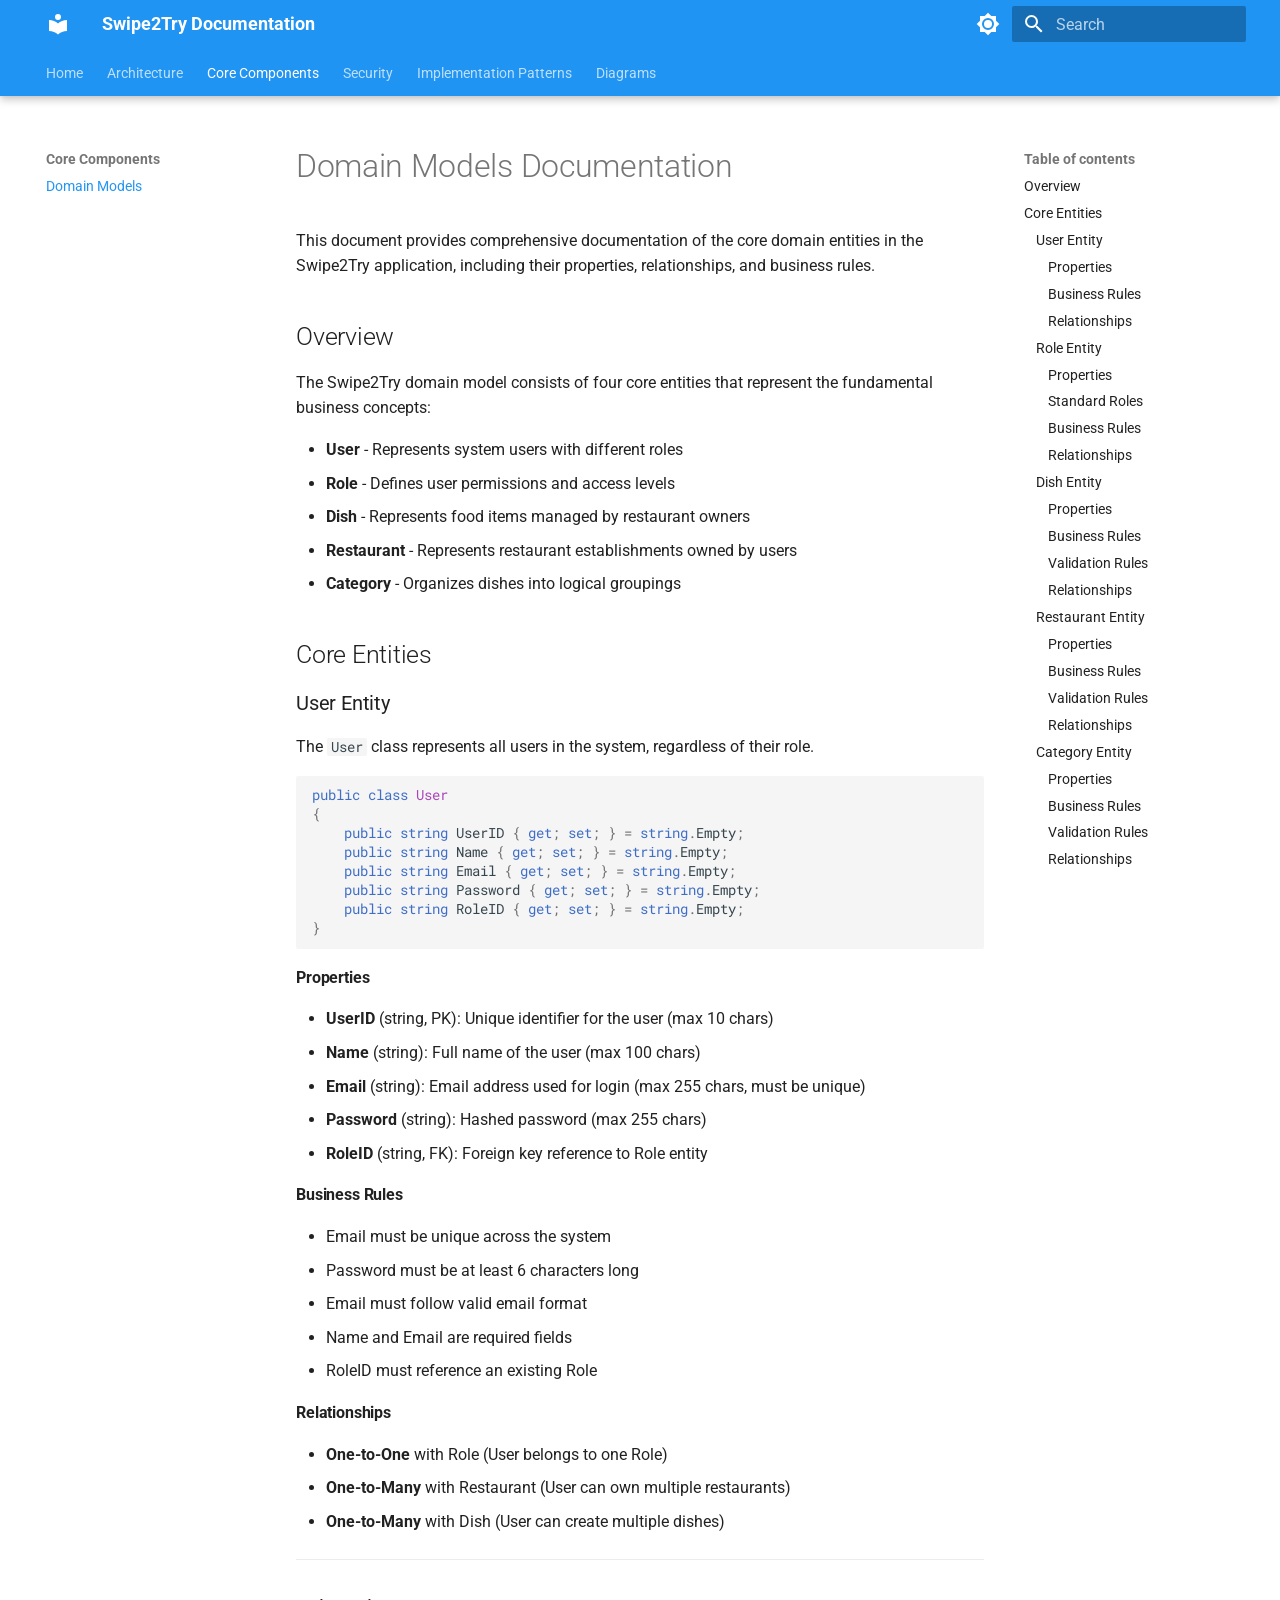
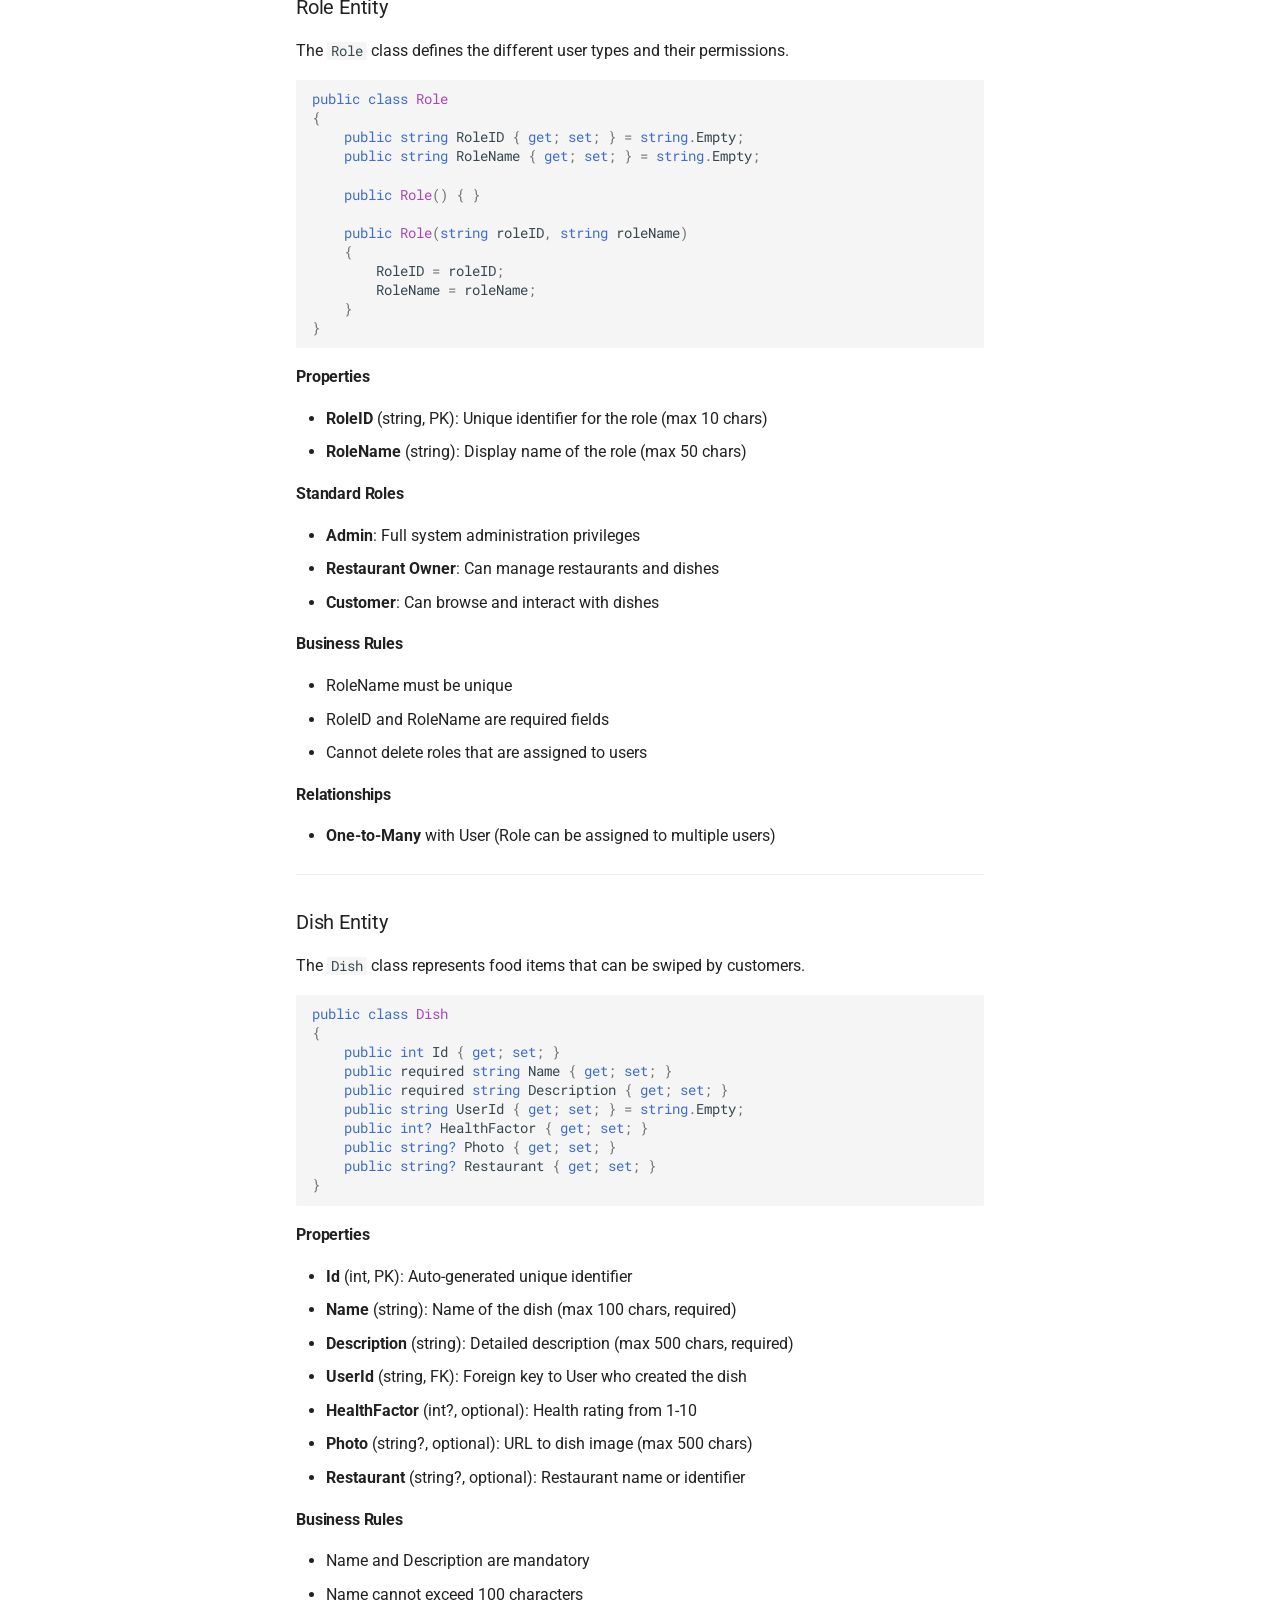
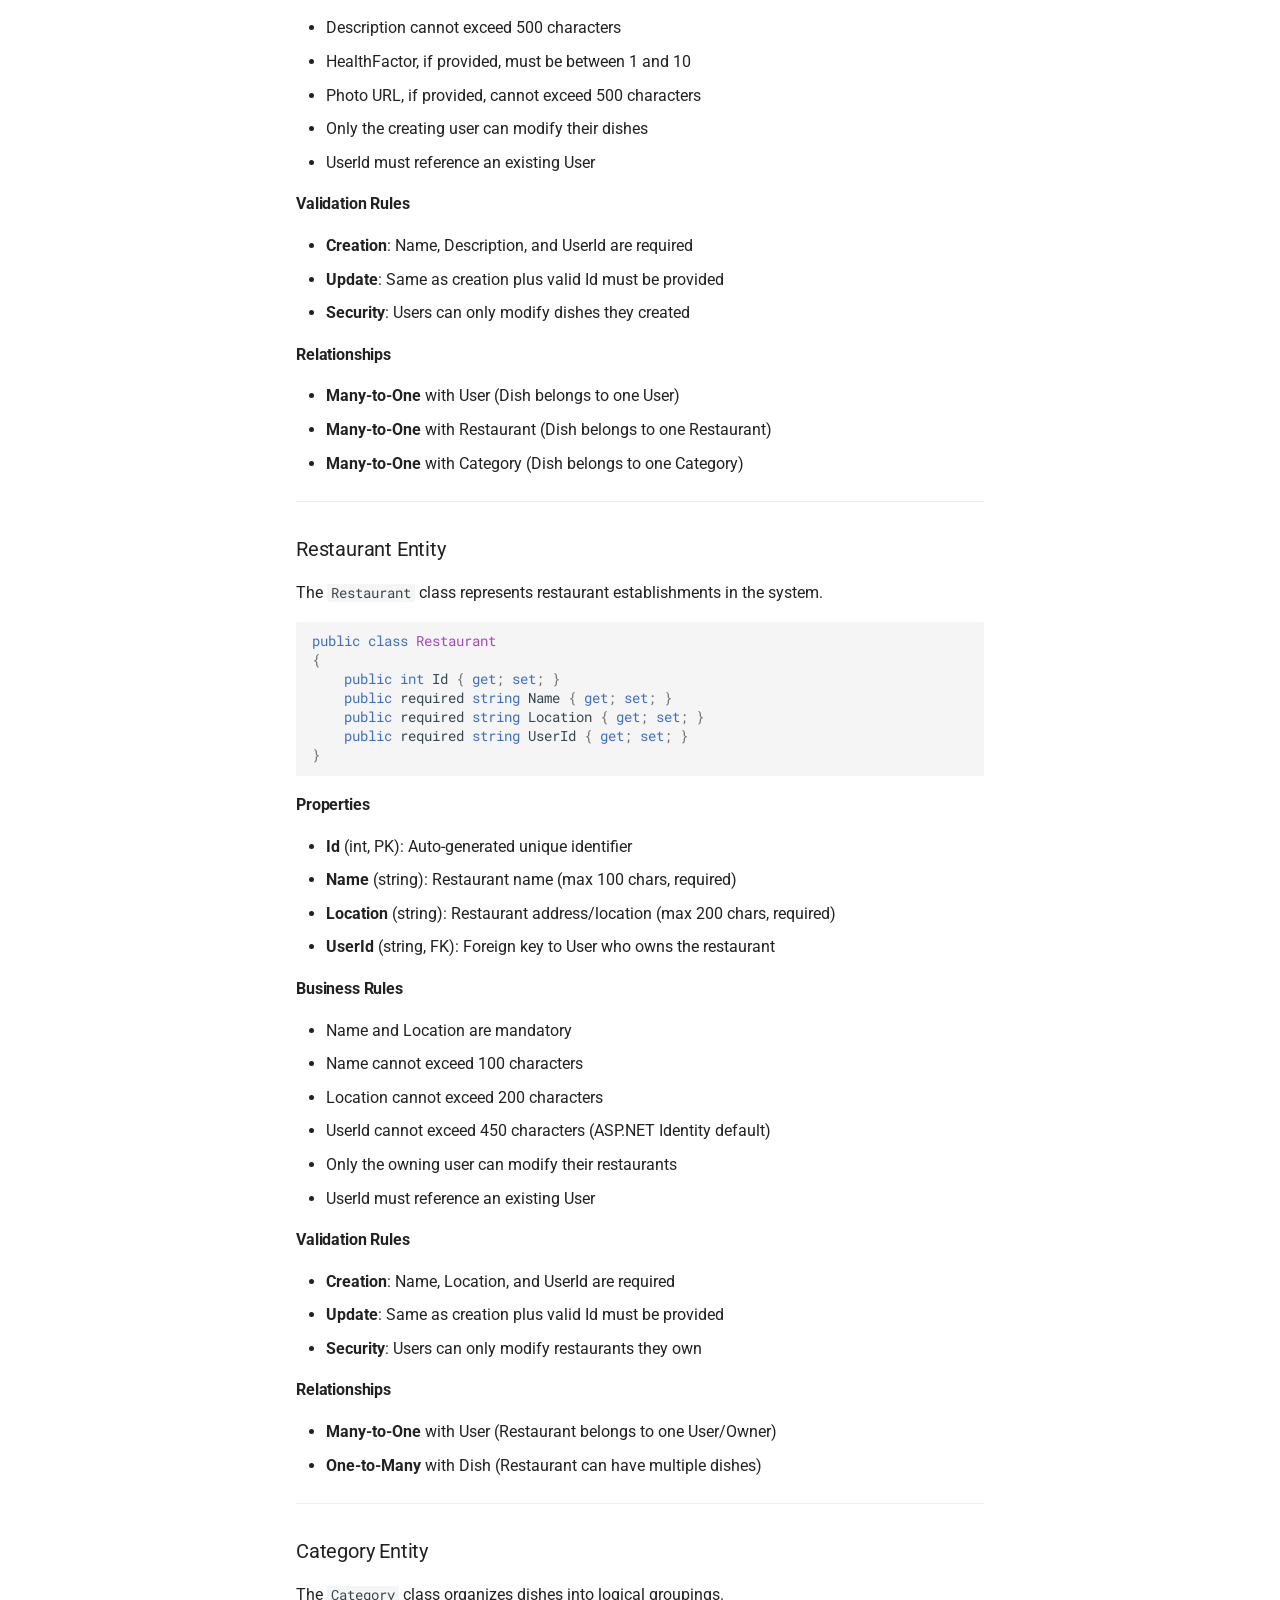
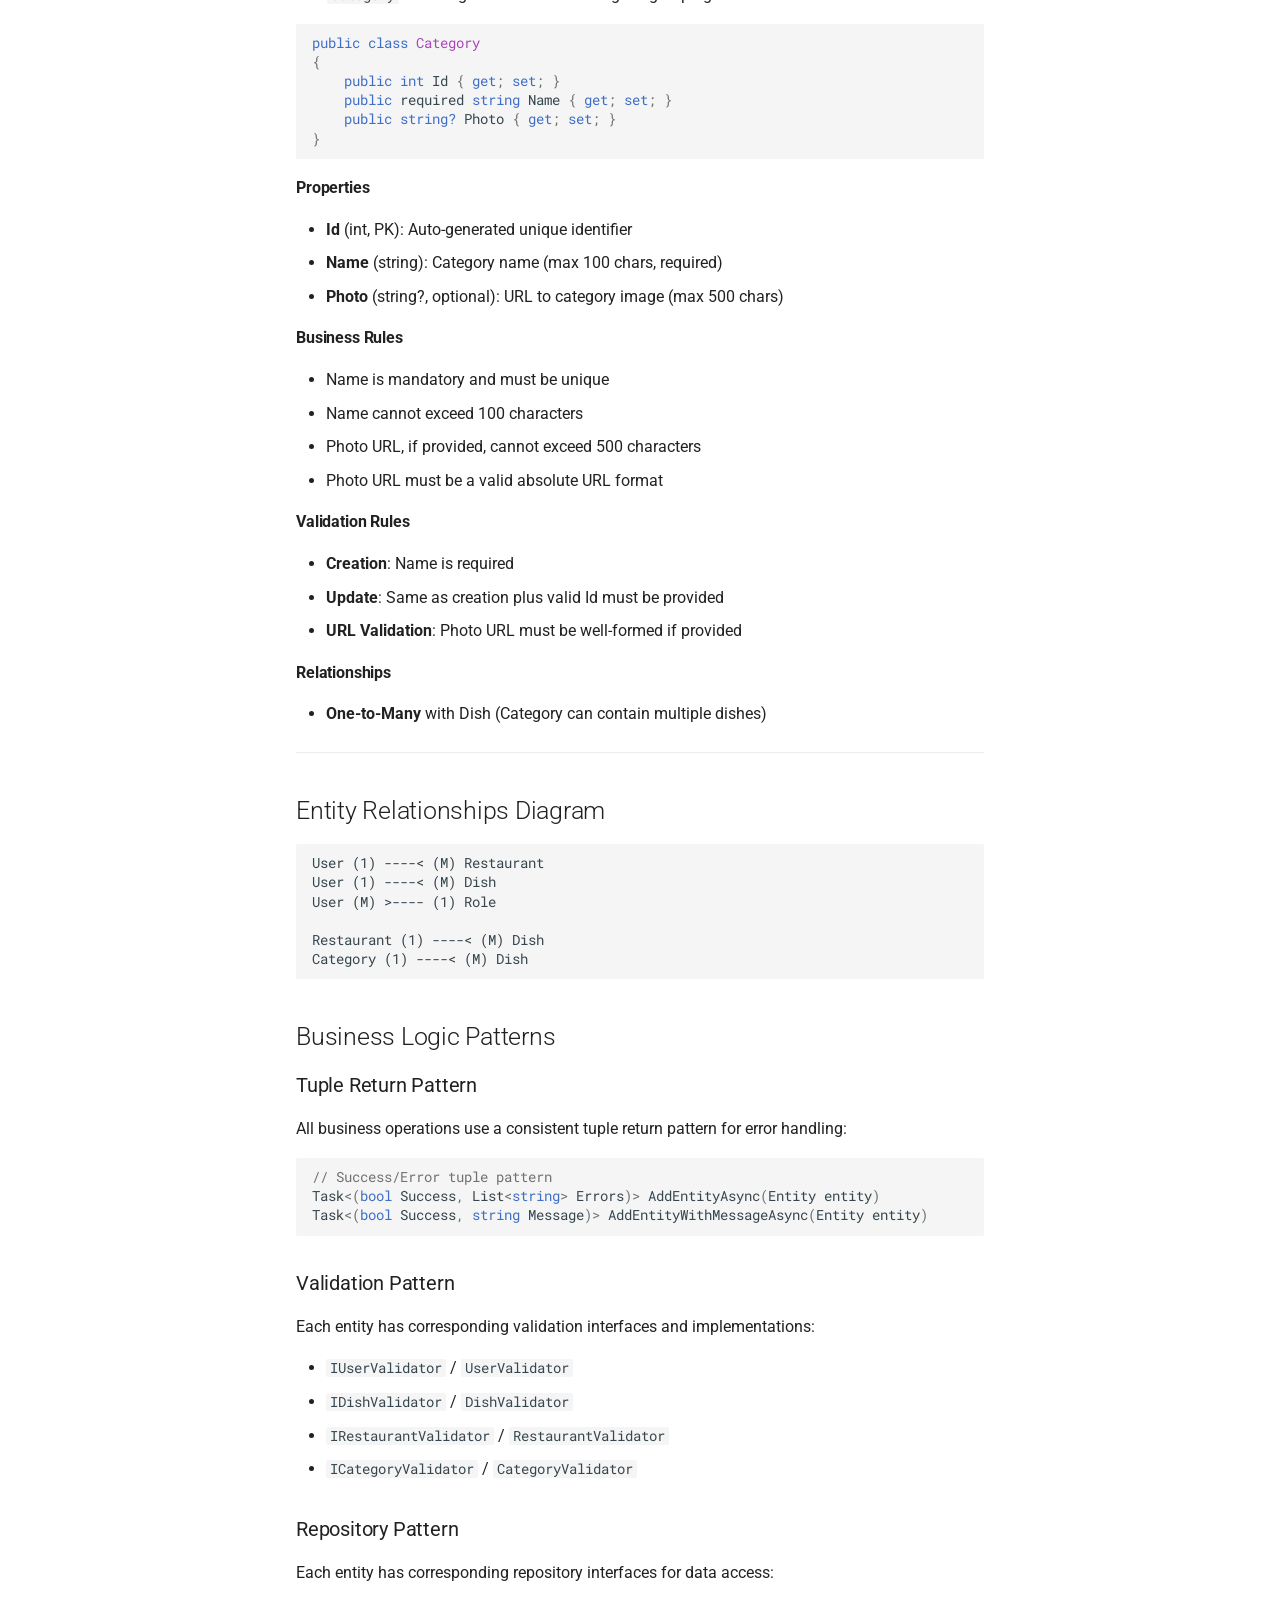
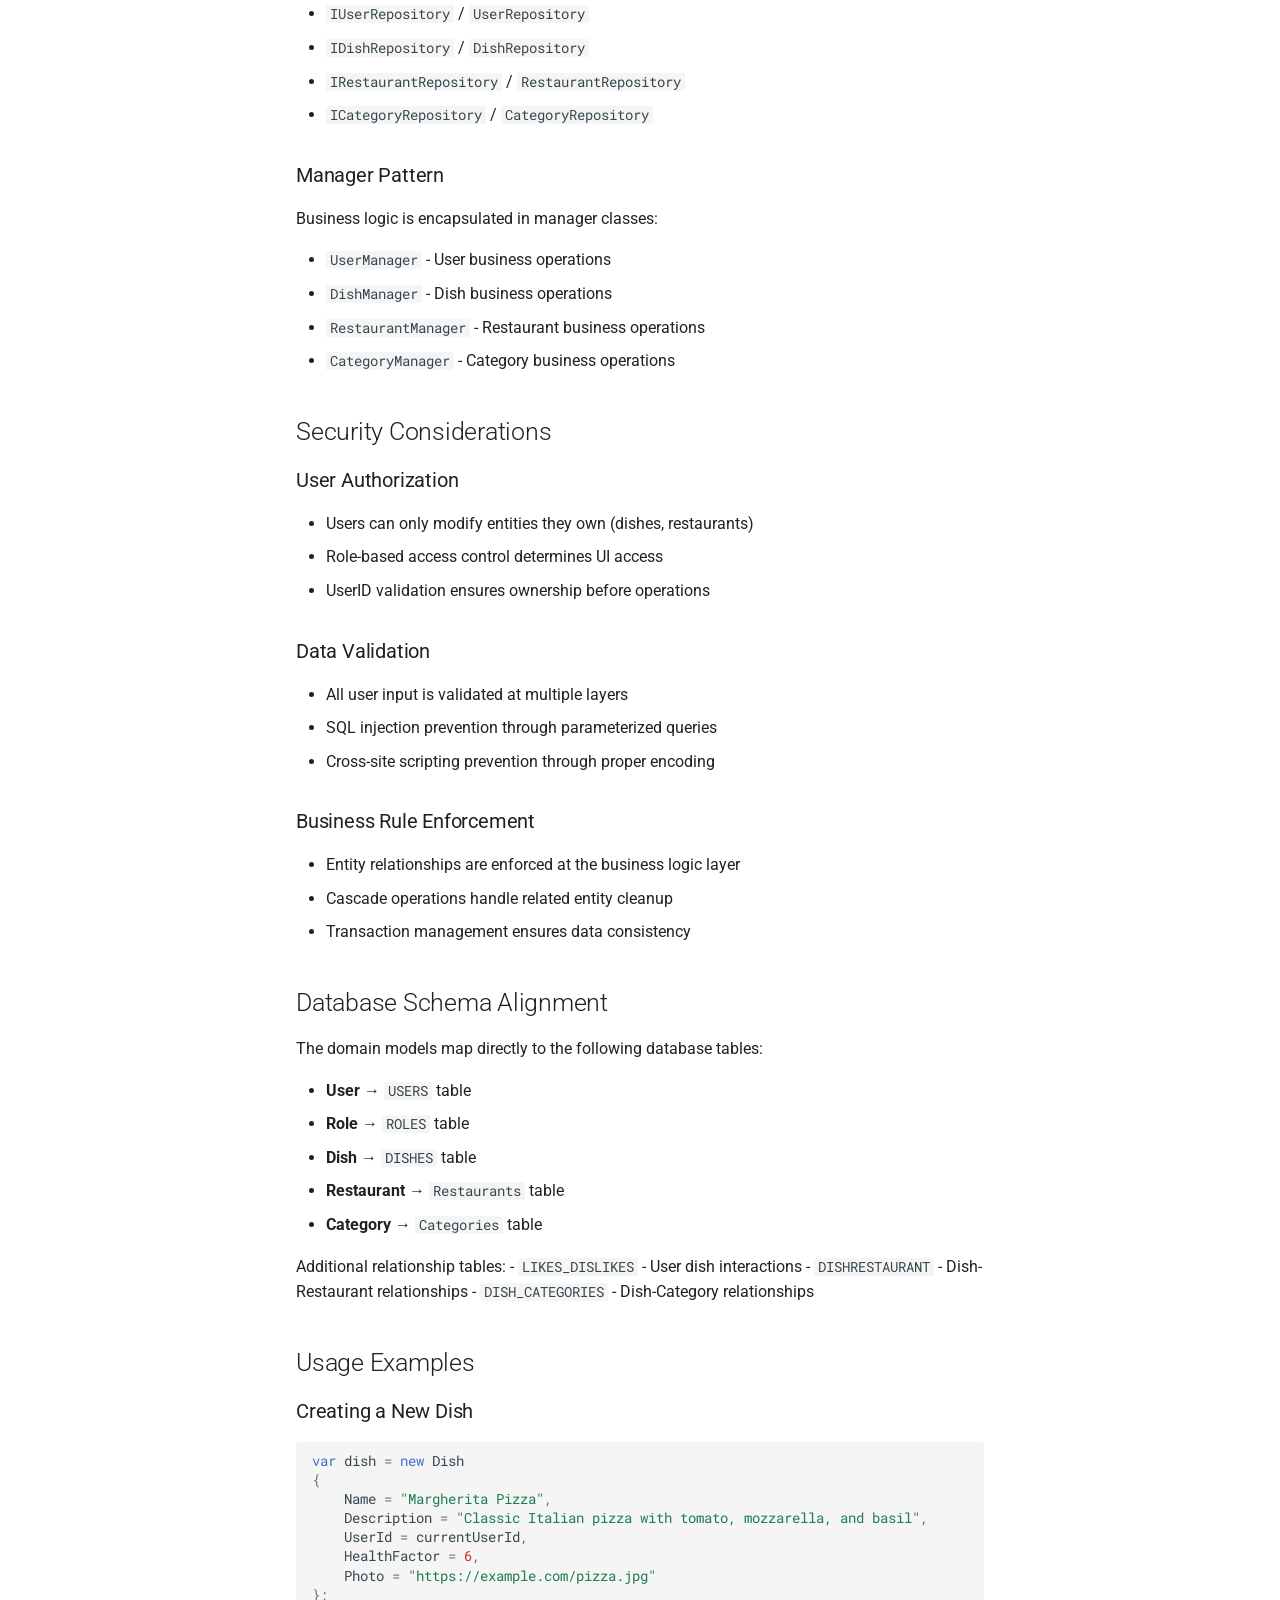
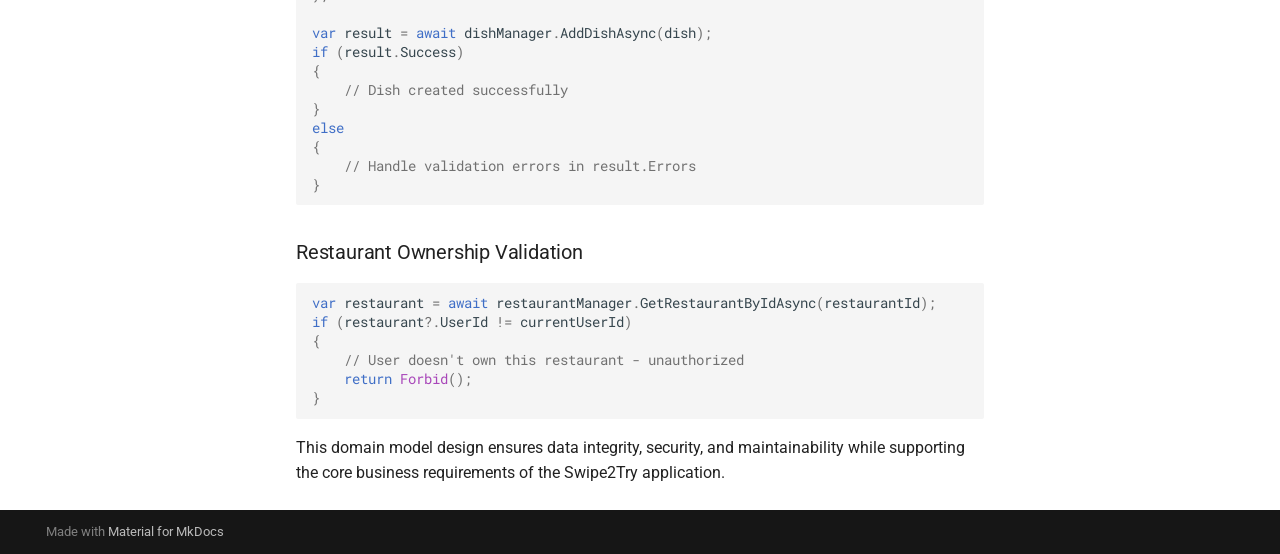
<file: site/DomainModels/index.html>
<!doctype html>
<html lang="en" class="no-js">
  <head>
    
      <meta charset="utf-8">
      <meta name="viewport" content="width=device-width,initial-scale=1">
      
        <meta name="description" content="Complete documentation for the Swipe2Try application architecture, authentication, and implementation patterns.">
      
      
      
      
        <link rel="prev" href="../Architecture/">
      
      
        <link rel="next" href="../Authentication/">
      
      
      <link rel="icon" href="../assets/images/favicon.png">
      <meta name="generator" content="mkdocs-1.6.1, mkdocs-material-9.6.12">
    
    
      
        <title>Domain Models - Swipe2Try Documentation</title>
      
    
    
      <link rel="stylesheet" href="../assets/stylesheets/main.2afb09e1.min.css">
      
        
        <link rel="stylesheet" href="../assets/stylesheets/palette.06af60db.min.css">
      
      


    
    
      
    
    
      
        
        
        <link rel="preconnect" href="https://fonts.gstatic.com" crossorigin>
        <link rel="stylesheet" href="https://fonts.googleapis.com/css?family=Roboto:300,300i,400,400i,700,700i%7CRoboto+Mono:400,400i,700,700i&display=fallback">
        <style>:root{--md-text-font:"Roboto";--md-code-font:"Roboto Mono"}</style>
      
    
    
    <script>__md_scope=new URL("..",location),__md_hash=e=>[...e].reduce(((e,_)=>(e<<5)-e+_.charCodeAt(0)),0),__md_get=(e,_=localStorage,t=__md_scope)=>JSON.parse(_.getItem(t.pathname+"."+e)),__md_set=(e,_,t=localStorage,a=__md_scope)=>{try{t.setItem(a.pathname+"."+e,JSON.stringify(_))}catch(e){}}</script>
    
      

    
    
    
  </head>
  
  
    
    
      
    
    
    
    
    <body dir="ltr" data-md-color-scheme="default" data-md-color-primary="blue" data-md-color-accent="blue">
  
    
    <input class="md-toggle" data-md-toggle="drawer" type="checkbox" id="__drawer" autocomplete="off">
    <input class="md-toggle" data-md-toggle="search" type="checkbox" id="__search" autocomplete="off">
    <label class="md-overlay" for="__drawer"></label>
    <div data-md-component="skip">
      
        
        <a href="#domain-models-documentation" class="md-skip">
          Skip to content
        </a>
      
    </div>
    <div data-md-component="announce">
      
    </div>
    
    
      

  

<header class="md-header md-header--shadow md-header--lifted" data-md-component="header">
  <nav class="md-header__inner md-grid" aria-label="Header">
    <a href=".." title="Swipe2Try Documentation" class="md-header__button md-logo" aria-label="Swipe2Try Documentation" data-md-component="logo">
      
  
  <svg xmlns="http://www.w3.org/2000/svg" viewBox="0 0 24 24"><path d="M12 8a3 3 0 0 0 3-3 3 3 0 0 0-3-3 3 3 0 0 0-3 3 3 3 0 0 0 3 3m0 3.54C9.64 9.35 6.5 8 3 8v11c3.5 0 6.64 1.35 9 3.54 2.36-2.19 5.5-3.54 9-3.54V8c-3.5 0-6.64 1.35-9 3.54"/></svg>

    </a>
    <label class="md-header__button md-icon" for="__drawer">
      
      <svg xmlns="http://www.w3.org/2000/svg" viewBox="0 0 24 24"><path d="M3 6h18v2H3zm0 5h18v2H3zm0 5h18v2H3z"/></svg>
    </label>
    <div class="md-header__title" data-md-component="header-title">
      <div class="md-header__ellipsis">
        <div class="md-header__topic">
          <span class="md-ellipsis">
            Swipe2Try Documentation
          </span>
        </div>
        <div class="md-header__topic" data-md-component="header-topic">
          <span class="md-ellipsis">
            
              Domain Models
            
          </span>
        </div>
      </div>
    </div>
    
      
        <form class="md-header__option" data-md-component="palette">
  
    
    
    
    <input class="md-option" data-md-color-media="" data-md-color-scheme="default" data-md-color-primary="blue" data-md-color-accent="blue"  aria-label="Switch to dark mode"  type="radio" name="__palette" id="__palette_0">
    
      <label class="md-header__button md-icon" title="Switch to dark mode" for="__palette_1" hidden>
        <svg xmlns="http://www.w3.org/2000/svg" viewBox="0 0 24 24"><path d="M12 8a4 4 0 0 0-4 4 4 4 0 0 0 4 4 4 4 0 0 0 4-4 4 4 0 0 0-4-4m0 10a6 6 0 0 1-6-6 6 6 0 0 1 6-6 6 6 0 0 1 6 6 6 6 0 0 1-6 6m8-9.31V4h-4.69L12 .69 8.69 4H4v4.69L.69 12 4 15.31V20h4.69L12 23.31 15.31 20H20v-4.69L23.31 12z"/></svg>
      </label>
    
  
    
    
    
    <input class="md-option" data-md-color-media="" data-md-color-scheme="slate" data-md-color-primary="blue" data-md-color-accent="blue"  aria-label="Switch to light mode"  type="radio" name="__palette" id="__palette_1">
    
      <label class="md-header__button md-icon" title="Switch to light mode" for="__palette_0" hidden>
        <svg xmlns="http://www.w3.org/2000/svg" viewBox="0 0 24 24"><path d="M12 18c-.89 0-1.74-.2-2.5-.55C11.56 16.5 13 14.42 13 12s-1.44-4.5-3.5-5.45C10.26 6.2 11.11 6 12 6a6 6 0 0 1 6 6 6 6 0 0 1-6 6m8-9.31V4h-4.69L12 .69 8.69 4H4v4.69L.69 12 4 15.31V20h4.69L12 23.31 15.31 20H20v-4.69L23.31 12z"/></svg>
      </label>
    
  
</form>
      
    
    
      <script>var palette=__md_get("__palette");if(palette&&palette.color){if("(prefers-color-scheme)"===palette.color.media){var media=matchMedia("(prefers-color-scheme: light)"),input=document.querySelector(media.matches?"[data-md-color-media='(prefers-color-scheme: light)']":"[data-md-color-media='(prefers-color-scheme: dark)']");palette.color.media=input.getAttribute("data-md-color-media"),palette.color.scheme=input.getAttribute("data-md-color-scheme"),palette.color.primary=input.getAttribute("data-md-color-primary"),palette.color.accent=input.getAttribute("data-md-color-accent")}for(var[key,value]of Object.entries(palette.color))document.body.setAttribute("data-md-color-"+key,value)}</script>
    
    
    
      
      
        <label class="md-header__button md-icon" for="__search">
          
          <svg xmlns="http://www.w3.org/2000/svg" viewBox="0 0 24 24"><path d="M9.5 3A6.5 6.5 0 0 1 16 9.5c0 1.61-.59 3.09-1.56 4.23l.27.27h.79l5 5-1.5 1.5-5-5v-.79l-.27-.27A6.52 6.52 0 0 1 9.5 16 6.5 6.5 0 0 1 3 9.5 6.5 6.5 0 0 1 9.5 3m0 2C7 5 5 7 5 9.5S7 14 9.5 14 14 12 14 9.5 12 5 9.5 5"/></svg>
        </label>
        <div class="md-search" data-md-component="search" role="dialog">
  <label class="md-search__overlay" for="__search"></label>
  <div class="md-search__inner" role="search">
    <form class="md-search__form" name="search">
      <input type="text" class="md-search__input" name="query" aria-label="Search" placeholder="Search" autocapitalize="off" autocorrect="off" autocomplete="off" spellcheck="false" data-md-component="search-query" required>
      <label class="md-search__icon md-icon" for="__search">
        
        <svg xmlns="http://www.w3.org/2000/svg" viewBox="0 0 24 24"><path d="M9.5 3A6.5 6.5 0 0 1 16 9.5c0 1.61-.59 3.09-1.56 4.23l.27.27h.79l5 5-1.5 1.5-5-5v-.79l-.27-.27A6.52 6.52 0 0 1 9.5 16 6.5 6.5 0 0 1 3 9.5 6.5 6.5 0 0 1 9.5 3m0 2C7 5 5 7 5 9.5S7 14 9.5 14 14 12 14 9.5 12 5 9.5 5"/></svg>
        
        <svg xmlns="http://www.w3.org/2000/svg" viewBox="0 0 24 24"><path d="M20 11v2H8l5.5 5.5-1.42 1.42L4.16 12l7.92-7.92L13.5 5.5 8 11z"/></svg>
      </label>
      <nav class="md-search__options" aria-label="Search">
        
          <a href="javascript:void(0)" class="md-search__icon md-icon" title="Share" aria-label="Share" data-clipboard data-clipboard-text="" data-md-component="search-share" tabindex="-1">
            
            <svg xmlns="http://www.w3.org/2000/svg" viewBox="0 0 24 24"><path d="M18 16.08c-.76 0-1.44.3-1.96.77L8.91 12.7c.05-.23.09-.46.09-.7s-.04-.47-.09-.7l7.05-4.11c.54.5 1.25.81 2.04.81a3 3 0 0 0 3-3 3 3 0 0 0-3-3 3 3 0 0 0-3 3c0 .24.04.47.09.7L8.04 9.81C7.5 9.31 6.79 9 6 9a3 3 0 0 0-3 3 3 3 0 0 0 3 3c.79 0 1.5-.31 2.04-.81l7.12 4.15c-.05.21-.08.43-.08.66 0 1.61 1.31 2.91 2.92 2.91s2.92-1.3 2.92-2.91A2.92 2.92 0 0 0 18 16.08"/></svg>
          </a>
        
        <button type="reset" class="md-search__icon md-icon" title="Clear" aria-label="Clear" tabindex="-1">
          
          <svg xmlns="http://www.w3.org/2000/svg" viewBox="0 0 24 24"><path d="M19 6.41 17.59 5 12 10.59 6.41 5 5 6.41 10.59 12 5 17.59 6.41 19 12 13.41 17.59 19 19 17.59 13.41 12z"/></svg>
        </button>
      </nav>
      
    </form>
    <div class="md-search__output">
      <div class="md-search__scrollwrap" tabindex="0" data-md-scrollfix>
        <div class="md-search-result" data-md-component="search-result">
          <div class="md-search-result__meta">
            Initializing search
          </div>
          <ol class="md-search-result__list" role="presentation"></ol>
        </div>
      </div>
    </div>
  </div>
</div>
      
    
    
  </nav>
  
    
      
<nav class="md-tabs" aria-label="Tabs" data-md-component="tabs">
  <div class="md-grid">
    <ul class="md-tabs__list">
      
        
  
  
  
  
    <li class="md-tabs__item">
      <a href=".." class="md-tabs__link">
        
  
  
    
  
  Home

      </a>
    </li>
  

      
        
  
  
  
  
    <li class="md-tabs__item">
      <a href="../Architecture/" class="md-tabs__link">
        
  
  
    
  
  Architecture

      </a>
    </li>
  

      
        
  
  
  
    
  
  
    
    
      <li class="md-tabs__item md-tabs__item--active">
        <a href="./" class="md-tabs__link">
          
  
  
  Core Components

        </a>
      </li>
    
  

      
        
  
  
  
  
    
    
      <li class="md-tabs__item">
        <a href="../Authentication/" class="md-tabs__link">
          
  
  
  Security

        </a>
      </li>
    
  

      
        
  
  
  
  
    
    
      <li class="md-tabs__item">
        <a href="../TupleReturnTypePattern/" class="md-tabs__link">
          
  
  
  Implementation Patterns

        </a>
      </li>
    
  

      
        
  
  
  
  
    
    
      <li class="md-tabs__item">
        <a href="../diagrams/" class="md-tabs__link">
          
  
  
  Diagrams

        </a>
      </li>
    
  

      
    </ul>
  </div>
</nav>
    
  
</header>
    
    <div class="md-container" data-md-component="container">
      
      
        
      
      <main class="md-main" data-md-component="main">
        <div class="md-main__inner md-grid">
          
            
              
              <div class="md-sidebar md-sidebar--primary" data-md-component="sidebar" data-md-type="navigation" >
                <div class="md-sidebar__scrollwrap">
                  <div class="md-sidebar__inner">
                    


  


<nav class="md-nav md-nav--primary md-nav--lifted" aria-label="Navigation" data-md-level="0">
  <label class="md-nav__title" for="__drawer">
    <a href=".." title="Swipe2Try Documentation" class="md-nav__button md-logo" aria-label="Swipe2Try Documentation" data-md-component="logo">
      
  
  <svg xmlns="http://www.w3.org/2000/svg" viewBox="0 0 24 24"><path d="M12 8a3 3 0 0 0 3-3 3 3 0 0 0-3-3 3 3 0 0 0-3 3 3 3 0 0 0 3 3m0 3.54C9.64 9.35 6.5 8 3 8v11c3.5 0 6.64 1.35 9 3.54 2.36-2.19 5.5-3.54 9-3.54V8c-3.5 0-6.64 1.35-9 3.54"/></svg>

    </a>
    Swipe2Try Documentation
  </label>
  
  <ul class="md-nav__list" data-md-scrollfix>
    
      
      
  
  
  
  
    <li class="md-nav__item">
      <a href=".." class="md-nav__link">
        
  
  
  <span class="md-ellipsis">
    Home
    
  </span>
  

      </a>
    </li>
  

    
      
      
  
  
  
  
    <li class="md-nav__item">
      <a href="../Architecture/" class="md-nav__link">
        
  
  
  <span class="md-ellipsis">
    Architecture
    
  </span>
  

      </a>
    </li>
  

    
      
      
  
  
    
  
  
  
    
    
    
    
      
        
        
      
      
    
    
    <li class="md-nav__item md-nav__item--active md-nav__item--section md-nav__item--nested">
      
        
        
        <input class="md-nav__toggle md-toggle " type="checkbox" id="__nav_3" checked>
        
          
          <label class="md-nav__link" for="__nav_3" id="__nav_3_label" tabindex="">
            
  
  
  <span class="md-ellipsis">
    Core Components
    
  </span>
  

            <span class="md-nav__icon md-icon"></span>
          </label>
        
        <nav class="md-nav" data-md-level="1" aria-labelledby="__nav_3_label" aria-expanded="true">
          <label class="md-nav__title" for="__nav_3">
            <span class="md-nav__icon md-icon"></span>
            Core Components
          </label>
          <ul class="md-nav__list" data-md-scrollfix>
            
              
                
  
  
    
  
  
  
    <li class="md-nav__item md-nav__item--active">
      
      <input class="md-nav__toggle md-toggle" type="checkbox" id="__toc">
      
      
        
      
      
        <label class="md-nav__link md-nav__link--active" for="__toc">
          
  
  
  <span class="md-ellipsis">
    Domain Models
    
  </span>
  

          <span class="md-nav__icon md-icon"></span>
        </label>
      
      <a href="./" class="md-nav__link md-nav__link--active">
        
  
  
  <span class="md-ellipsis">
    Domain Models
    
  </span>
  

      </a>
      
        

<nav class="md-nav md-nav--secondary" aria-label="Table of contents">
  
  
  
    
  
  
    <label class="md-nav__title" for="__toc">
      <span class="md-nav__icon md-icon"></span>
      Table of contents
    </label>
    <ul class="md-nav__list" data-md-component="toc" data-md-scrollfix>
      
        <li class="md-nav__item">
  <a href="#overview" class="md-nav__link">
    <span class="md-ellipsis">
      Overview
    </span>
  </a>
  
</li>
      
        <li class="md-nav__item">
  <a href="#core-entities" class="md-nav__link">
    <span class="md-ellipsis">
      Core Entities
    </span>
  </a>
  
    <nav class="md-nav" aria-label="Core Entities">
      <ul class="md-nav__list">
        
          <li class="md-nav__item">
  <a href="#user-entity" class="md-nav__link">
    <span class="md-ellipsis">
      User Entity
    </span>
  </a>
  
    <nav class="md-nav" aria-label="User Entity">
      <ul class="md-nav__list">
        
          <li class="md-nav__item">
  <a href="#properties" class="md-nav__link">
    <span class="md-ellipsis">
      Properties
    </span>
  </a>
  
</li>
        
          <li class="md-nav__item">
  <a href="#business-rules" class="md-nav__link">
    <span class="md-ellipsis">
      Business Rules
    </span>
  </a>
  
</li>
        
          <li class="md-nav__item">
  <a href="#relationships" class="md-nav__link">
    <span class="md-ellipsis">
      Relationships
    </span>
  </a>
  
</li>
        
      </ul>
    </nav>
  
</li>
        
          <li class="md-nav__item">
  <a href="#role-entity" class="md-nav__link">
    <span class="md-ellipsis">
      Role Entity
    </span>
  </a>
  
    <nav class="md-nav" aria-label="Role Entity">
      <ul class="md-nav__list">
        
          <li class="md-nav__item">
  <a href="#properties_1" class="md-nav__link">
    <span class="md-ellipsis">
      Properties
    </span>
  </a>
  
</li>
        
          <li class="md-nav__item">
  <a href="#standard-roles" class="md-nav__link">
    <span class="md-ellipsis">
      Standard Roles
    </span>
  </a>
  
</li>
        
          <li class="md-nav__item">
  <a href="#business-rules_1" class="md-nav__link">
    <span class="md-ellipsis">
      Business Rules
    </span>
  </a>
  
</li>
        
          <li class="md-nav__item">
  <a href="#relationships_1" class="md-nav__link">
    <span class="md-ellipsis">
      Relationships
    </span>
  </a>
  
</li>
        
      </ul>
    </nav>
  
</li>
        
          <li class="md-nav__item">
  <a href="#dish-entity" class="md-nav__link">
    <span class="md-ellipsis">
      Dish Entity
    </span>
  </a>
  
    <nav class="md-nav" aria-label="Dish Entity">
      <ul class="md-nav__list">
        
          <li class="md-nav__item">
  <a href="#properties_2" class="md-nav__link">
    <span class="md-ellipsis">
      Properties
    </span>
  </a>
  
</li>
        
          <li class="md-nav__item">
  <a href="#business-rules_2" class="md-nav__link">
    <span class="md-ellipsis">
      Business Rules
    </span>
  </a>
  
</li>
        
          <li class="md-nav__item">
  <a href="#validation-rules" class="md-nav__link">
    <span class="md-ellipsis">
      Validation Rules
    </span>
  </a>
  
</li>
        
          <li class="md-nav__item">
  <a href="#relationships_2" class="md-nav__link">
    <span class="md-ellipsis">
      Relationships
    </span>
  </a>
  
</li>
        
      </ul>
    </nav>
  
</li>
        
          <li class="md-nav__item">
  <a href="#restaurant-entity" class="md-nav__link">
    <span class="md-ellipsis">
      Restaurant Entity
    </span>
  </a>
  
    <nav class="md-nav" aria-label="Restaurant Entity">
      <ul class="md-nav__list">
        
          <li class="md-nav__item">
  <a href="#properties_3" class="md-nav__link">
    <span class="md-ellipsis">
      Properties
    </span>
  </a>
  
</li>
        
          <li class="md-nav__item">
  <a href="#business-rules_3" class="md-nav__link">
    <span class="md-ellipsis">
      Business Rules
    </span>
  </a>
  
</li>
        
          <li class="md-nav__item">
  <a href="#validation-rules_1" class="md-nav__link">
    <span class="md-ellipsis">
      Validation Rules
    </span>
  </a>
  
</li>
        
          <li class="md-nav__item">
  <a href="#relationships_3" class="md-nav__link">
    <span class="md-ellipsis">
      Relationships
    </span>
  </a>
  
</li>
        
      </ul>
    </nav>
  
</li>
        
          <li class="md-nav__item">
  <a href="#category-entity" class="md-nav__link">
    <span class="md-ellipsis">
      Category Entity
    </span>
  </a>
  
    <nav class="md-nav" aria-label="Category Entity">
      <ul class="md-nav__list">
        
          <li class="md-nav__item">
  <a href="#properties_4" class="md-nav__link">
    <span class="md-ellipsis">
      Properties
    </span>
  </a>
  
</li>
        
          <li class="md-nav__item">
  <a href="#business-rules_4" class="md-nav__link">
    <span class="md-ellipsis">
      Business Rules
    </span>
  </a>
  
</li>
        
          <li class="md-nav__item">
  <a href="#validation-rules_2" class="md-nav__link">
    <span class="md-ellipsis">
      Validation Rules
    </span>
  </a>
  
</li>
        
          <li class="md-nav__item">
  <a href="#relationships_4" class="md-nav__link">
    <span class="md-ellipsis">
      Relationships
    </span>
  </a>
  
</li>
        
      </ul>
    </nav>
  
</li>
        
      </ul>
    </nav>
  
</li>
      
        <li class="md-nav__item">
  <a href="#entity-relationships-diagram" class="md-nav__link">
    <span class="md-ellipsis">
      Entity Relationships Diagram
    </span>
  </a>
  
</li>
      
        <li class="md-nav__item">
  <a href="#business-logic-patterns" class="md-nav__link">
    <span class="md-ellipsis">
      Business Logic Patterns
    </span>
  </a>
  
    <nav class="md-nav" aria-label="Business Logic Patterns">
      <ul class="md-nav__list">
        
          <li class="md-nav__item">
  <a href="#tuple-return-pattern" class="md-nav__link">
    <span class="md-ellipsis">
      Tuple Return Pattern
    </span>
  </a>
  
</li>
        
          <li class="md-nav__item">
  <a href="#validation-pattern" class="md-nav__link">
    <span class="md-ellipsis">
      Validation Pattern
    </span>
  </a>
  
</li>
        
          <li class="md-nav__item">
  <a href="#repository-pattern" class="md-nav__link">
    <span class="md-ellipsis">
      Repository Pattern
    </span>
  </a>
  
</li>
        
          <li class="md-nav__item">
  <a href="#manager-pattern" class="md-nav__link">
    <span class="md-ellipsis">
      Manager Pattern
    </span>
  </a>
  
</li>
        
      </ul>
    </nav>
  
</li>
      
        <li class="md-nav__item">
  <a href="#security-considerations" class="md-nav__link">
    <span class="md-ellipsis">
      Security Considerations
    </span>
  </a>
  
    <nav class="md-nav" aria-label="Security Considerations">
      <ul class="md-nav__list">
        
          <li class="md-nav__item">
  <a href="#user-authorization" class="md-nav__link">
    <span class="md-ellipsis">
      User Authorization
    </span>
  </a>
  
</li>
        
          <li class="md-nav__item">
  <a href="#data-validation" class="md-nav__link">
    <span class="md-ellipsis">
      Data Validation
    </span>
  </a>
  
</li>
        
          <li class="md-nav__item">
  <a href="#business-rule-enforcement" class="md-nav__link">
    <span class="md-ellipsis">
      Business Rule Enforcement
    </span>
  </a>
  
</li>
        
      </ul>
    </nav>
  
</li>
      
        <li class="md-nav__item">
  <a href="#database-schema-alignment" class="md-nav__link">
    <span class="md-ellipsis">
      Database Schema Alignment
    </span>
  </a>
  
</li>
      
        <li class="md-nav__item">
  <a href="#usage-examples" class="md-nav__link">
    <span class="md-ellipsis">
      Usage Examples
    </span>
  </a>
  
    <nav class="md-nav" aria-label="Usage Examples">
      <ul class="md-nav__list">
        
          <li class="md-nav__item">
  <a href="#creating-a-new-dish" class="md-nav__link">
    <span class="md-ellipsis">
      Creating a New Dish
    </span>
  </a>
  
</li>
        
          <li class="md-nav__item">
  <a href="#restaurant-ownership-validation" class="md-nav__link">
    <span class="md-ellipsis">
      Restaurant Ownership Validation
    </span>
  </a>
  
</li>
        
      </ul>
    </nav>
  
</li>
      
    </ul>
  
</nav>
      
    </li>
  

              
            
          </ul>
        </nav>
      
    </li>
  

    
      
      
  
  
  
  
    
    
    
    
      
      
    
    
    <li class="md-nav__item md-nav__item--nested">
      
        
        
        <input class="md-nav__toggle md-toggle " type="checkbox" id="__nav_4" >
        
          
          <label class="md-nav__link" for="__nav_4" id="__nav_4_label" tabindex="0">
            
  
  
  <span class="md-ellipsis">
    Security
    
  </span>
  

            <span class="md-nav__icon md-icon"></span>
          </label>
        
        <nav class="md-nav" data-md-level="1" aria-labelledby="__nav_4_label" aria-expanded="false">
          <label class="md-nav__title" for="__nav_4">
            <span class="md-nav__icon md-icon"></span>
            Security
          </label>
          <ul class="md-nav__list" data-md-scrollfix>
            
              
                
  
  
  
  
    <li class="md-nav__item">
      <a href="../Authentication/" class="md-nav__link">
        
  
  
  <span class="md-ellipsis">
    Authentication
    
  </span>
  

      </a>
    </li>
  

              
            
              
                
  
  
  
  
    <li class="md-nav__item">
      <a href="../Authorization/" class="md-nav__link">
        
  
  
  <span class="md-ellipsis">
    Authorization
    
  </span>
  

      </a>
    </li>
  

              
            
          </ul>
        </nav>
      
    </li>
  

    
      
      
  
  
  
  
    
    
    
    
      
      
    
    
    <li class="md-nav__item md-nav__item--nested">
      
        
        
        <input class="md-nav__toggle md-toggle " type="checkbox" id="__nav_5" >
        
          
          <label class="md-nav__link" for="__nav_5" id="__nav_5_label" tabindex="0">
            
  
  
  <span class="md-ellipsis">
    Implementation Patterns
    
  </span>
  

            <span class="md-nav__icon md-icon"></span>
          </label>
        
        <nav class="md-nav" data-md-level="1" aria-labelledby="__nav_5_label" aria-expanded="false">
          <label class="md-nav__title" for="__nav_5">
            <span class="md-nav__icon md-icon"></span>
            Implementation Patterns
          </label>
          <ul class="md-nav__list" data-md-scrollfix>
            
              
                
  
  
  
  
    <li class="md-nav__item">
      <a href="../TupleReturnTypePattern/" class="md-nav__link">
        
  
  
  <span class="md-ellipsis">
    Tuple Return Types
    
  </span>
  

      </a>
    </li>
  

              
            
          </ul>
        </nav>
      
    </li>
  

    
      
      
  
  
  
  
    
    
    
    
      
      
    
    
    <li class="md-nav__item md-nav__item--nested">
      
        
        
        <input class="md-nav__toggle md-toggle " type="checkbox" id="__nav_6" >
        
          
          <label class="md-nav__link" for="__nav_6" id="__nav_6_label" tabindex="0">
            
  
  
  <span class="md-ellipsis">
    Diagrams
    
  </span>
  

            <span class="md-nav__icon md-icon"></span>
          </label>
        
        <nav class="md-nav" data-md-level="1" aria-labelledby="__nav_6_label" aria-expanded="false">
          <label class="md-nav__title" for="__nav_6">
            <span class="md-nav__icon md-icon"></span>
            Diagrams
          </label>
          <ul class="md-nav__list" data-md-scrollfix>
            
              
                
  
  
  
  
    <li class="md-nav__item">
      <a href="../diagrams/" class="md-nav__link">
        
  
  
  <span class="md-ellipsis">
    Overview
    
  </span>
  

      </a>
    </li>
  

              
            
          </ul>
        </nav>
      
    </li>
  

    
  </ul>
</nav>
                  </div>
                </div>
              </div>
            
            
              
              <div class="md-sidebar md-sidebar--secondary" data-md-component="sidebar" data-md-type="toc" >
                <div class="md-sidebar__scrollwrap">
                  <div class="md-sidebar__inner">
                    

<nav class="md-nav md-nav--secondary" aria-label="Table of contents">
  
  
  
    
  
  
    <label class="md-nav__title" for="__toc">
      <span class="md-nav__icon md-icon"></span>
      Table of contents
    </label>
    <ul class="md-nav__list" data-md-component="toc" data-md-scrollfix>
      
        <li class="md-nav__item">
  <a href="#overview" class="md-nav__link">
    <span class="md-ellipsis">
      Overview
    </span>
  </a>
  
</li>
      
        <li class="md-nav__item">
  <a href="#core-entities" class="md-nav__link">
    <span class="md-ellipsis">
      Core Entities
    </span>
  </a>
  
    <nav class="md-nav" aria-label="Core Entities">
      <ul class="md-nav__list">
        
          <li class="md-nav__item">
  <a href="#user-entity" class="md-nav__link">
    <span class="md-ellipsis">
      User Entity
    </span>
  </a>
  
    <nav class="md-nav" aria-label="User Entity">
      <ul class="md-nav__list">
        
          <li class="md-nav__item">
  <a href="#properties" class="md-nav__link">
    <span class="md-ellipsis">
      Properties
    </span>
  </a>
  
</li>
        
          <li class="md-nav__item">
  <a href="#business-rules" class="md-nav__link">
    <span class="md-ellipsis">
      Business Rules
    </span>
  </a>
  
</li>
        
          <li class="md-nav__item">
  <a href="#relationships" class="md-nav__link">
    <span class="md-ellipsis">
      Relationships
    </span>
  </a>
  
</li>
        
      </ul>
    </nav>
  
</li>
        
          <li class="md-nav__item">
  <a href="#role-entity" class="md-nav__link">
    <span class="md-ellipsis">
      Role Entity
    </span>
  </a>
  
    <nav class="md-nav" aria-label="Role Entity">
      <ul class="md-nav__list">
        
          <li class="md-nav__item">
  <a href="#properties_1" class="md-nav__link">
    <span class="md-ellipsis">
      Properties
    </span>
  </a>
  
</li>
        
          <li class="md-nav__item">
  <a href="#standard-roles" class="md-nav__link">
    <span class="md-ellipsis">
      Standard Roles
    </span>
  </a>
  
</li>
        
          <li class="md-nav__item">
  <a href="#business-rules_1" class="md-nav__link">
    <span class="md-ellipsis">
      Business Rules
    </span>
  </a>
  
</li>
        
          <li class="md-nav__item">
  <a href="#relationships_1" class="md-nav__link">
    <span class="md-ellipsis">
      Relationships
    </span>
  </a>
  
</li>
        
      </ul>
    </nav>
  
</li>
        
          <li class="md-nav__item">
  <a href="#dish-entity" class="md-nav__link">
    <span class="md-ellipsis">
      Dish Entity
    </span>
  </a>
  
    <nav class="md-nav" aria-label="Dish Entity">
      <ul class="md-nav__list">
        
          <li class="md-nav__item">
  <a href="#properties_2" class="md-nav__link">
    <span class="md-ellipsis">
      Properties
    </span>
  </a>
  
</li>
        
          <li class="md-nav__item">
  <a href="#business-rules_2" class="md-nav__link">
    <span class="md-ellipsis">
      Business Rules
    </span>
  </a>
  
</li>
        
          <li class="md-nav__item">
  <a href="#validation-rules" class="md-nav__link">
    <span class="md-ellipsis">
      Validation Rules
    </span>
  </a>
  
</li>
        
          <li class="md-nav__item">
  <a href="#relationships_2" class="md-nav__link">
    <span class="md-ellipsis">
      Relationships
    </span>
  </a>
  
</li>
        
      </ul>
    </nav>
  
</li>
        
          <li class="md-nav__item">
  <a href="#restaurant-entity" class="md-nav__link">
    <span class="md-ellipsis">
      Restaurant Entity
    </span>
  </a>
  
    <nav class="md-nav" aria-label="Restaurant Entity">
      <ul class="md-nav__list">
        
          <li class="md-nav__item">
  <a href="#properties_3" class="md-nav__link">
    <span class="md-ellipsis">
      Properties
    </span>
  </a>
  
</li>
        
          <li class="md-nav__item">
  <a href="#business-rules_3" class="md-nav__link">
    <span class="md-ellipsis">
      Business Rules
    </span>
  </a>
  
</li>
        
          <li class="md-nav__item">
  <a href="#validation-rules_1" class="md-nav__link">
    <span class="md-ellipsis">
      Validation Rules
    </span>
  </a>
  
</li>
        
          <li class="md-nav__item">
  <a href="#relationships_3" class="md-nav__link">
    <span class="md-ellipsis">
      Relationships
    </span>
  </a>
  
</li>
        
      </ul>
    </nav>
  
</li>
        
          <li class="md-nav__item">
  <a href="#category-entity" class="md-nav__link">
    <span class="md-ellipsis">
      Category Entity
    </span>
  </a>
  
    <nav class="md-nav" aria-label="Category Entity">
      <ul class="md-nav__list">
        
          <li class="md-nav__item">
  <a href="#properties_4" class="md-nav__link">
    <span class="md-ellipsis">
      Properties
    </span>
  </a>
  
</li>
        
          <li class="md-nav__item">
  <a href="#business-rules_4" class="md-nav__link">
    <span class="md-ellipsis">
      Business Rules
    </span>
  </a>
  
</li>
        
          <li class="md-nav__item">
  <a href="#validation-rules_2" class="md-nav__link">
    <span class="md-ellipsis">
      Validation Rules
    </span>
  </a>
  
</li>
        
          <li class="md-nav__item">
  <a href="#relationships_4" class="md-nav__link">
    <span class="md-ellipsis">
      Relationships
    </span>
  </a>
  
</li>
        
      </ul>
    </nav>
  
</li>
        
      </ul>
    </nav>
  
</li>
      
        <li class="md-nav__item">
  <a href="#entity-relationships-diagram" class="md-nav__link">
    <span class="md-ellipsis">
      Entity Relationships Diagram
    </span>
  </a>
  
</li>
      
        <li class="md-nav__item">
  <a href="#business-logic-patterns" class="md-nav__link">
    <span class="md-ellipsis">
      Business Logic Patterns
    </span>
  </a>
  
    <nav class="md-nav" aria-label="Business Logic Patterns">
      <ul class="md-nav__list">
        
          <li class="md-nav__item">
  <a href="#tuple-return-pattern" class="md-nav__link">
    <span class="md-ellipsis">
      Tuple Return Pattern
    </span>
  </a>
  
</li>
        
          <li class="md-nav__item">
  <a href="#validation-pattern" class="md-nav__link">
    <span class="md-ellipsis">
      Validation Pattern
    </span>
  </a>
  
</li>
        
          <li class="md-nav__item">
  <a href="#repository-pattern" class="md-nav__link">
    <span class="md-ellipsis">
      Repository Pattern
    </span>
  </a>
  
</li>
        
          <li class="md-nav__item">
  <a href="#manager-pattern" class="md-nav__link">
    <span class="md-ellipsis">
      Manager Pattern
    </span>
  </a>
  
</li>
        
      </ul>
    </nav>
  
</li>
      
        <li class="md-nav__item">
  <a href="#security-considerations" class="md-nav__link">
    <span class="md-ellipsis">
      Security Considerations
    </span>
  </a>
  
    <nav class="md-nav" aria-label="Security Considerations">
      <ul class="md-nav__list">
        
          <li class="md-nav__item">
  <a href="#user-authorization" class="md-nav__link">
    <span class="md-ellipsis">
      User Authorization
    </span>
  </a>
  
</li>
        
          <li class="md-nav__item">
  <a href="#data-validation" class="md-nav__link">
    <span class="md-ellipsis">
      Data Validation
    </span>
  </a>
  
</li>
        
          <li class="md-nav__item">
  <a href="#business-rule-enforcement" class="md-nav__link">
    <span class="md-ellipsis">
      Business Rule Enforcement
    </span>
  </a>
  
</li>
        
      </ul>
    </nav>
  
</li>
      
        <li class="md-nav__item">
  <a href="#database-schema-alignment" class="md-nav__link">
    <span class="md-ellipsis">
      Database Schema Alignment
    </span>
  </a>
  
</li>
      
        <li class="md-nav__item">
  <a href="#usage-examples" class="md-nav__link">
    <span class="md-ellipsis">
      Usage Examples
    </span>
  </a>
  
    <nav class="md-nav" aria-label="Usage Examples">
      <ul class="md-nav__list">
        
          <li class="md-nav__item">
  <a href="#creating-a-new-dish" class="md-nav__link">
    <span class="md-ellipsis">
      Creating a New Dish
    </span>
  </a>
  
</li>
        
          <li class="md-nav__item">
  <a href="#restaurant-ownership-validation" class="md-nav__link">
    <span class="md-ellipsis">
      Restaurant Ownership Validation
    </span>
  </a>
  
</li>
        
      </ul>
    </nav>
  
</li>
      
    </ul>
  
</nav>
                  </div>
                </div>
              </div>
            
          
          
            <div class="md-content" data-md-component="content">
              <article class="md-content__inner md-typeset">
                
                  



<h1 id="domain-models-documentation">Domain Models Documentation<a class="headerlink" href="#domain-models-documentation" title="Permanent link">&para;</a></h1>
<p>This document provides comprehensive documentation of the core domain entities in the Swipe2Try application, including their properties, relationships, and business rules.</p>
<h2 id="overview">Overview<a class="headerlink" href="#overview" title="Permanent link">&para;</a></h2>
<p>The Swipe2Try domain model consists of four core entities that represent the fundamental business concepts:</p>
<ul>
<li><strong>User</strong> - Represents system users with different roles</li>
<li><strong>Role</strong> - Defines user permissions and access levels  </li>
<li><strong>Dish</strong> - Represents food items managed by restaurant owners</li>
<li><strong>Restaurant</strong> - Represents restaurant establishments owned by users</li>
<li><strong>Category</strong> - Organizes dishes into logical groupings</li>
</ul>
<h2 id="core-entities">Core Entities<a class="headerlink" href="#core-entities" title="Permanent link">&para;</a></h2>
<h3 id="user-entity">User Entity<a class="headerlink" href="#user-entity" title="Permanent link">&para;</a></h3>
<p>The <code>User</code> class represents all users in the system, regardless of their role.</p>
<div class="highlight"><pre><span></span><code><span class="k">public</span><span class="w"> </span><span class="k">class</span><span class="w"> </span><span class="nc">User</span>
<span class="p">{</span>
<span class="w">    </span><span class="k">public</span><span class="w"> </span><span class="kt">string</span><span class="w"> </span><span class="n">UserID</span><span class="w"> </span><span class="p">{</span><span class="w"> </span><span class="k">get</span><span class="p">;</span><span class="w"> </span><span class="k">set</span><span class="p">;</span><span class="w"> </span><span class="p">}</span><span class="w"> </span><span class="o">=</span><span class="w"> </span><span class="kt">string</span><span class="p">.</span><span class="n">Empty</span><span class="p">;</span>
<span class="w">    </span><span class="k">public</span><span class="w"> </span><span class="kt">string</span><span class="w"> </span><span class="n">Name</span><span class="w"> </span><span class="p">{</span><span class="w"> </span><span class="k">get</span><span class="p">;</span><span class="w"> </span><span class="k">set</span><span class="p">;</span><span class="w"> </span><span class="p">}</span><span class="w"> </span><span class="o">=</span><span class="w"> </span><span class="kt">string</span><span class="p">.</span><span class="n">Empty</span><span class="p">;</span>
<span class="w">    </span><span class="k">public</span><span class="w"> </span><span class="kt">string</span><span class="w"> </span><span class="n">Email</span><span class="w"> </span><span class="p">{</span><span class="w"> </span><span class="k">get</span><span class="p">;</span><span class="w"> </span><span class="k">set</span><span class="p">;</span><span class="w"> </span><span class="p">}</span><span class="w"> </span><span class="o">=</span><span class="w"> </span><span class="kt">string</span><span class="p">.</span><span class="n">Empty</span><span class="p">;</span>
<span class="w">    </span><span class="k">public</span><span class="w"> </span><span class="kt">string</span><span class="w"> </span><span class="n">Password</span><span class="w"> </span><span class="p">{</span><span class="w"> </span><span class="k">get</span><span class="p">;</span><span class="w"> </span><span class="k">set</span><span class="p">;</span><span class="w"> </span><span class="p">}</span><span class="w"> </span><span class="o">=</span><span class="w"> </span><span class="kt">string</span><span class="p">.</span><span class="n">Empty</span><span class="p">;</span>
<span class="w">    </span><span class="k">public</span><span class="w"> </span><span class="kt">string</span><span class="w"> </span><span class="n">RoleID</span><span class="w"> </span><span class="p">{</span><span class="w"> </span><span class="k">get</span><span class="p">;</span><span class="w"> </span><span class="k">set</span><span class="p">;</span><span class="w"> </span><span class="p">}</span><span class="w"> </span><span class="o">=</span><span class="w"> </span><span class="kt">string</span><span class="p">.</span><span class="n">Empty</span><span class="p">;</span>
<span class="p">}</span>
</code></pre></div>
<h4 id="properties">Properties<a class="headerlink" href="#properties" title="Permanent link">&para;</a></h4>
<ul>
<li><strong>UserID</strong> (string, PK): Unique identifier for the user (max 10 chars)</li>
<li><strong>Name</strong> (string): Full name of the user (max 100 chars)</li>
<li><strong>Email</strong> (string): Email address used for login (max 255 chars, must be unique)</li>
<li><strong>Password</strong> (string): Hashed password (max 255 chars)</li>
<li><strong>RoleID</strong> (string, FK): Foreign key reference to Role entity</li>
</ul>
<h4 id="business-rules">Business Rules<a class="headerlink" href="#business-rules" title="Permanent link">&para;</a></h4>
<ul>
<li>Email must be unique across the system</li>
<li>Password must be at least 6 characters long</li>
<li>Email must follow valid email format</li>
<li>Name and Email are required fields</li>
<li>RoleID must reference an existing Role</li>
</ul>
<h4 id="relationships">Relationships<a class="headerlink" href="#relationships" title="Permanent link">&para;</a></h4>
<ul>
<li><strong>One-to-One</strong> with Role (User belongs to one Role)</li>
<li><strong>One-to-Many</strong> with Restaurant (User can own multiple restaurants)</li>
<li><strong>One-to-Many</strong> with Dish (User can create multiple dishes)</li>
</ul>
<hr />
<h3 id="role-entity">Role Entity<a class="headerlink" href="#role-entity" title="Permanent link">&para;</a></h3>
<p>The <code>Role</code> class defines the different user types and their permissions.</p>
<div class="highlight"><pre><span></span><code><span class="k">public</span><span class="w"> </span><span class="k">class</span><span class="w"> </span><span class="nc">Role</span>
<span class="p">{</span>
<span class="w">    </span><span class="k">public</span><span class="w"> </span><span class="kt">string</span><span class="w"> </span><span class="n">RoleID</span><span class="w"> </span><span class="p">{</span><span class="w"> </span><span class="k">get</span><span class="p">;</span><span class="w"> </span><span class="k">set</span><span class="p">;</span><span class="w"> </span><span class="p">}</span><span class="w"> </span><span class="o">=</span><span class="w"> </span><span class="kt">string</span><span class="p">.</span><span class="n">Empty</span><span class="p">;</span>
<span class="w">    </span><span class="k">public</span><span class="w"> </span><span class="kt">string</span><span class="w"> </span><span class="n">RoleName</span><span class="w"> </span><span class="p">{</span><span class="w"> </span><span class="k">get</span><span class="p">;</span><span class="w"> </span><span class="k">set</span><span class="p">;</span><span class="w"> </span><span class="p">}</span><span class="w"> </span><span class="o">=</span><span class="w"> </span><span class="kt">string</span><span class="p">.</span><span class="n">Empty</span><span class="p">;</span>

<span class="w">    </span><span class="k">public</span><span class="w"> </span><span class="nf">Role</span><span class="p">()</span><span class="w"> </span><span class="p">{</span><span class="w"> </span><span class="p">}</span>

<span class="w">    </span><span class="k">public</span><span class="w"> </span><span class="nf">Role</span><span class="p">(</span><span class="kt">string</span><span class="w"> </span><span class="n">roleID</span><span class="p">,</span><span class="w"> </span><span class="kt">string</span><span class="w"> </span><span class="n">roleName</span><span class="p">)</span>
<span class="w">    </span><span class="p">{</span>
<span class="w">        </span><span class="n">RoleID</span><span class="w"> </span><span class="o">=</span><span class="w"> </span><span class="n">roleID</span><span class="p">;</span>
<span class="w">        </span><span class="n">RoleName</span><span class="w"> </span><span class="o">=</span><span class="w"> </span><span class="n">roleName</span><span class="p">;</span>
<span class="w">    </span><span class="p">}</span>
<span class="p">}</span>
</code></pre></div>
<h4 id="properties_1">Properties<a class="headerlink" href="#properties_1" title="Permanent link">&para;</a></h4>
<ul>
<li><strong>RoleID</strong> (string, PK): Unique identifier for the role (max 10 chars)</li>
<li><strong>RoleName</strong> (string): Display name of the role (max 50 chars)</li>
</ul>
<h4 id="standard-roles">Standard Roles<a class="headerlink" href="#standard-roles" title="Permanent link">&para;</a></h4>
<ul>
<li><strong>Admin</strong>: Full system administration privileges</li>
<li><strong>Restaurant Owner</strong>: Can manage restaurants and dishes</li>
<li><strong>Customer</strong>: Can browse and interact with dishes</li>
</ul>
<h4 id="business-rules_1">Business Rules<a class="headerlink" href="#business-rules_1" title="Permanent link">&para;</a></h4>
<ul>
<li>RoleName must be unique</li>
<li>RoleID and RoleName are required fields</li>
<li>Cannot delete roles that are assigned to users</li>
</ul>
<h4 id="relationships_1">Relationships<a class="headerlink" href="#relationships_1" title="Permanent link">&para;</a></h4>
<ul>
<li><strong>One-to-Many</strong> with User (Role can be assigned to multiple users)</li>
</ul>
<hr />
<h3 id="dish-entity">Dish Entity<a class="headerlink" href="#dish-entity" title="Permanent link">&para;</a></h3>
<p>The <code>Dish</code> class represents food items that can be swiped by customers.</p>
<div class="highlight"><pre><span></span><code><span class="k">public</span><span class="w"> </span><span class="k">class</span><span class="w"> </span><span class="nc">Dish</span>
<span class="p">{</span>
<span class="w">    </span><span class="k">public</span><span class="w"> </span><span class="kt">int</span><span class="w"> </span><span class="n">Id</span><span class="w"> </span><span class="p">{</span><span class="w"> </span><span class="k">get</span><span class="p">;</span><span class="w"> </span><span class="k">set</span><span class="p">;</span><span class="w"> </span><span class="p">}</span>
<span class="w">    </span><span class="k">public</span><span class="w"> </span><span class="n">required</span><span class="w"> </span><span class="kt">string</span><span class="w"> </span><span class="n">Name</span><span class="w"> </span><span class="p">{</span><span class="w"> </span><span class="k">get</span><span class="p">;</span><span class="w"> </span><span class="k">set</span><span class="p">;</span><span class="w"> </span><span class="p">}</span>
<span class="w">    </span><span class="k">public</span><span class="w"> </span><span class="n">required</span><span class="w"> </span><span class="kt">string</span><span class="w"> </span><span class="n">Description</span><span class="w"> </span><span class="p">{</span><span class="w"> </span><span class="k">get</span><span class="p">;</span><span class="w"> </span><span class="k">set</span><span class="p">;</span><span class="w"> </span><span class="p">}</span>
<span class="w">    </span><span class="k">public</span><span class="w"> </span><span class="kt">string</span><span class="w"> </span><span class="n">UserId</span><span class="w"> </span><span class="p">{</span><span class="w"> </span><span class="k">get</span><span class="p">;</span><span class="w"> </span><span class="k">set</span><span class="p">;</span><span class="w"> </span><span class="p">}</span><span class="w"> </span><span class="o">=</span><span class="w"> </span><span class="kt">string</span><span class="p">.</span><span class="n">Empty</span><span class="p">;</span>
<span class="w">    </span><span class="k">public</span><span class="w"> </span><span class="kt">int?</span><span class="w"> </span><span class="n">HealthFactor</span><span class="w"> </span><span class="p">{</span><span class="w"> </span><span class="k">get</span><span class="p">;</span><span class="w"> </span><span class="k">set</span><span class="p">;</span><span class="w"> </span><span class="p">}</span>
<span class="w">    </span><span class="k">public</span><span class="w"> </span><span class="kt">string?</span><span class="w"> </span><span class="n">Photo</span><span class="w"> </span><span class="p">{</span><span class="w"> </span><span class="k">get</span><span class="p">;</span><span class="w"> </span><span class="k">set</span><span class="p">;</span><span class="w"> </span><span class="p">}</span>
<span class="w">    </span><span class="k">public</span><span class="w"> </span><span class="kt">string?</span><span class="w"> </span><span class="n">Restaurant</span><span class="w"> </span><span class="p">{</span><span class="w"> </span><span class="k">get</span><span class="p">;</span><span class="w"> </span><span class="k">set</span><span class="p">;</span><span class="w"> </span><span class="p">}</span>
<span class="p">}</span>
</code></pre></div>
<h4 id="properties_2">Properties<a class="headerlink" href="#properties_2" title="Permanent link">&para;</a></h4>
<ul>
<li><strong>Id</strong> (int, PK): Auto-generated unique identifier</li>
<li><strong>Name</strong> (string): Name of the dish (max 100 chars, required)</li>
<li><strong>Description</strong> (string): Detailed description (max 500 chars, required)</li>
<li><strong>UserId</strong> (string, FK): Foreign key to User who created the dish</li>
<li><strong>HealthFactor</strong> (int?, optional): Health rating from 1-10</li>
<li><strong>Photo</strong> (string?, optional): URL to dish image (max 500 chars)</li>
<li><strong>Restaurant</strong> (string?, optional): Restaurant name or identifier</li>
</ul>
<h4 id="business-rules_2">Business Rules<a class="headerlink" href="#business-rules_2" title="Permanent link">&para;</a></h4>
<ul>
<li>Name and Description are mandatory</li>
<li>Name cannot exceed 100 characters</li>
<li>Description cannot exceed 500 characters</li>
<li>HealthFactor, if provided, must be between 1 and 10</li>
<li>Photo URL, if provided, cannot exceed 500 characters</li>
<li>Only the creating user can modify their dishes</li>
<li>UserId must reference an existing User</li>
</ul>
<h4 id="validation-rules">Validation Rules<a class="headerlink" href="#validation-rules" title="Permanent link">&para;</a></h4>
<ul>
<li><strong>Creation</strong>: Name, Description, and UserId are required</li>
<li><strong>Update</strong>: Same as creation plus valid Id must be provided</li>
<li><strong>Security</strong>: Users can only modify dishes they created</li>
</ul>
<h4 id="relationships_2">Relationships<a class="headerlink" href="#relationships_2" title="Permanent link">&para;</a></h4>
<ul>
<li><strong>Many-to-One</strong> with User (Dish belongs to one User)</li>
<li><strong>Many-to-One</strong> with Restaurant (Dish belongs to one Restaurant)</li>
<li><strong>Many-to-One</strong> with Category (Dish belongs to one Category)</li>
</ul>
<hr />
<h3 id="restaurant-entity">Restaurant Entity<a class="headerlink" href="#restaurant-entity" title="Permanent link">&para;</a></h3>
<p>The <code>Restaurant</code> class represents restaurant establishments in the system.</p>
<div class="highlight"><pre><span></span><code><span class="k">public</span><span class="w"> </span><span class="k">class</span><span class="w"> </span><span class="nc">Restaurant</span>
<span class="p">{</span>
<span class="w">    </span><span class="k">public</span><span class="w"> </span><span class="kt">int</span><span class="w"> </span><span class="n">Id</span><span class="w"> </span><span class="p">{</span><span class="w"> </span><span class="k">get</span><span class="p">;</span><span class="w"> </span><span class="k">set</span><span class="p">;</span><span class="w"> </span><span class="p">}</span>
<span class="w">    </span><span class="k">public</span><span class="w"> </span><span class="n">required</span><span class="w"> </span><span class="kt">string</span><span class="w"> </span><span class="n">Name</span><span class="w"> </span><span class="p">{</span><span class="w"> </span><span class="k">get</span><span class="p">;</span><span class="w"> </span><span class="k">set</span><span class="p">;</span><span class="w"> </span><span class="p">}</span>
<span class="w">    </span><span class="k">public</span><span class="w"> </span><span class="n">required</span><span class="w"> </span><span class="kt">string</span><span class="w"> </span><span class="n">Location</span><span class="w"> </span><span class="p">{</span><span class="w"> </span><span class="k">get</span><span class="p">;</span><span class="w"> </span><span class="k">set</span><span class="p">;</span><span class="w"> </span><span class="p">}</span>
<span class="w">    </span><span class="k">public</span><span class="w"> </span><span class="n">required</span><span class="w"> </span><span class="kt">string</span><span class="w"> </span><span class="n">UserId</span><span class="w"> </span><span class="p">{</span><span class="w"> </span><span class="k">get</span><span class="p">;</span><span class="w"> </span><span class="k">set</span><span class="p">;</span><span class="w"> </span><span class="p">}</span>
<span class="p">}</span>
</code></pre></div>
<h4 id="properties_3">Properties<a class="headerlink" href="#properties_3" title="Permanent link">&para;</a></h4>
<ul>
<li><strong>Id</strong> (int, PK): Auto-generated unique identifier</li>
<li><strong>Name</strong> (string): Restaurant name (max 100 chars, required)</li>
<li><strong>Location</strong> (string): Restaurant address/location (max 200 chars, required)</li>
<li><strong>UserId</strong> (string, FK): Foreign key to User who owns the restaurant</li>
</ul>
<h4 id="business-rules_3">Business Rules<a class="headerlink" href="#business-rules_3" title="Permanent link">&para;</a></h4>
<ul>
<li>Name and Location are mandatory</li>
<li>Name cannot exceed 100 characters</li>
<li>Location cannot exceed 200 characters</li>
<li>UserId cannot exceed 450 characters (ASP.NET Identity default)</li>
<li>Only the owning user can modify their restaurants</li>
<li>UserId must reference an existing User</li>
</ul>
<h4 id="validation-rules_1">Validation Rules<a class="headerlink" href="#validation-rules_1" title="Permanent link">&para;</a></h4>
<ul>
<li><strong>Creation</strong>: Name, Location, and UserId are required</li>
<li><strong>Update</strong>: Same as creation plus valid Id must be provided</li>
<li><strong>Security</strong>: Users can only modify restaurants they own</li>
</ul>
<h4 id="relationships_3">Relationships<a class="headerlink" href="#relationships_3" title="Permanent link">&para;</a></h4>
<ul>
<li><strong>Many-to-One</strong> with User (Restaurant belongs to one User/Owner)</li>
<li><strong>One-to-Many</strong> with Dish (Restaurant can have multiple dishes)</li>
</ul>
<hr />
<h3 id="category-entity">Category Entity<a class="headerlink" href="#category-entity" title="Permanent link">&para;</a></h3>
<p>The <code>Category</code> class organizes dishes into logical groupings.</p>
<div class="highlight"><pre><span></span><code><span class="k">public</span><span class="w"> </span><span class="k">class</span><span class="w"> </span><span class="nc">Category</span>
<span class="p">{</span>
<span class="w">    </span><span class="k">public</span><span class="w"> </span><span class="kt">int</span><span class="w"> </span><span class="n">Id</span><span class="w"> </span><span class="p">{</span><span class="w"> </span><span class="k">get</span><span class="p">;</span><span class="w"> </span><span class="k">set</span><span class="p">;</span><span class="w"> </span><span class="p">}</span>
<span class="w">    </span><span class="k">public</span><span class="w"> </span><span class="n">required</span><span class="w"> </span><span class="kt">string</span><span class="w"> </span><span class="n">Name</span><span class="w"> </span><span class="p">{</span><span class="w"> </span><span class="k">get</span><span class="p">;</span><span class="w"> </span><span class="k">set</span><span class="p">;</span><span class="w"> </span><span class="p">}</span>
<span class="w">    </span><span class="k">public</span><span class="w"> </span><span class="kt">string?</span><span class="w"> </span><span class="n">Photo</span><span class="w"> </span><span class="p">{</span><span class="w"> </span><span class="k">get</span><span class="p">;</span><span class="w"> </span><span class="k">set</span><span class="p">;</span><span class="w"> </span><span class="p">}</span>
<span class="p">}</span>
</code></pre></div>
<h4 id="properties_4">Properties<a class="headerlink" href="#properties_4" title="Permanent link">&para;</a></h4>
<ul>
<li><strong>Id</strong> (int, PK): Auto-generated unique identifier</li>
<li><strong>Name</strong> (string): Category name (max 100 chars, required)</li>
<li><strong>Photo</strong> (string?, optional): URL to category image (max 500 chars)</li>
</ul>
<h4 id="business-rules_4">Business Rules<a class="headerlink" href="#business-rules_4" title="Permanent link">&para;</a></h4>
<ul>
<li>Name is mandatory and must be unique</li>
<li>Name cannot exceed 100 characters</li>
<li>Photo URL, if provided, cannot exceed 500 characters</li>
<li>Photo URL must be a valid absolute URL format</li>
</ul>
<h4 id="validation-rules_2">Validation Rules<a class="headerlink" href="#validation-rules_2" title="Permanent link">&para;</a></h4>
<ul>
<li><strong>Creation</strong>: Name is required</li>
<li><strong>Update</strong>: Same as creation plus valid Id must be provided</li>
<li><strong>URL Validation</strong>: Photo URL must be well-formed if provided</li>
</ul>
<h4 id="relationships_4">Relationships<a class="headerlink" href="#relationships_4" title="Permanent link">&para;</a></h4>
<ul>
<li><strong>One-to-Many</strong> with Dish (Category can contain multiple dishes)</li>
</ul>
<hr />
<h2 id="entity-relationships-diagram">Entity Relationships Diagram<a class="headerlink" href="#entity-relationships-diagram" title="Permanent link">&para;</a></h2>
<div class="highlight"><pre><span></span><code>User (1) ----&lt; (M) Restaurant
User (1) ----&lt; (M) Dish
User (M) &gt;---- (1) Role

Restaurant (1) ----&lt; (M) Dish
Category (1) ----&lt; (M) Dish
</code></pre></div>
<h2 id="business-logic-patterns">Business Logic Patterns<a class="headerlink" href="#business-logic-patterns" title="Permanent link">&para;</a></h2>
<h3 id="tuple-return-pattern">Tuple Return Pattern<a class="headerlink" href="#tuple-return-pattern" title="Permanent link">&para;</a></h3>
<p>All business operations use a consistent tuple return pattern for error handling:</p>
<div class="highlight"><pre><span></span><code><span class="c1">// Success/Error tuple pattern</span>
<span class="n">Task</span><span class="o">&lt;</span><span class="p">(</span><span class="kt">bool</span><span class="w"> </span><span class="n">Success</span><span class="p">,</span><span class="w"> </span><span class="n">List</span><span class="o">&lt;</span><span class="kt">string</span><span class="o">&gt;</span><span class="w"> </span><span class="n">Errors</span><span class="p">)</span><span class="o">&gt;</span><span class="w"> </span><span class="n">AddEntityAsync</span><span class="p">(</span><span class="n">Entity</span><span class="w"> </span><span class="n">entity</span><span class="p">)</span>
<span class="n">Task</span><span class="o">&lt;</span><span class="p">(</span><span class="kt">bool</span><span class="w"> </span><span class="n">Success</span><span class="p">,</span><span class="w"> </span><span class="kt">string</span><span class="w"> </span><span class="n">Message</span><span class="p">)</span><span class="o">&gt;</span><span class="w"> </span><span class="n">AddEntityWithMessageAsync</span><span class="p">(</span><span class="n">Entity</span><span class="w"> </span><span class="n">entity</span><span class="p">)</span>
</code></pre></div>
<h3 id="validation-pattern">Validation Pattern<a class="headerlink" href="#validation-pattern" title="Permanent link">&para;</a></h3>
<p>Each entity has corresponding validation interfaces and implementations:</p>
<ul>
<li><code>IUserValidator</code> / <code>UserValidator</code></li>
<li><code>IDishValidator</code> / <code>DishValidator</code></li>
<li><code>IRestaurantValidator</code> / <code>RestaurantValidator</code></li>
<li><code>ICategoryValidator</code> / <code>CategoryValidator</code></li>
</ul>
<h3 id="repository-pattern">Repository Pattern<a class="headerlink" href="#repository-pattern" title="Permanent link">&para;</a></h3>
<p>Each entity has corresponding repository interfaces for data access:</p>
<ul>
<li><code>IUserRepository</code> / <code>UserRepository</code></li>
<li><code>IDishRepository</code> / <code>DishRepository</code></li>
<li><code>IRestaurantRepository</code> / <code>RestaurantRepository</code></li>
<li><code>ICategoryRepository</code> / <code>CategoryRepository</code></li>
</ul>
<h3 id="manager-pattern">Manager Pattern<a class="headerlink" href="#manager-pattern" title="Permanent link">&para;</a></h3>
<p>Business logic is encapsulated in manager classes:</p>
<ul>
<li><code>UserManager</code> - User business operations</li>
<li><code>DishManager</code> - Dish business operations</li>
<li><code>RestaurantManager</code> - Restaurant business operations</li>
<li><code>CategoryManager</code> - Category business operations</li>
</ul>
<h2 id="security-considerations">Security Considerations<a class="headerlink" href="#security-considerations" title="Permanent link">&para;</a></h2>
<h3 id="user-authorization">User Authorization<a class="headerlink" href="#user-authorization" title="Permanent link">&para;</a></h3>
<ul>
<li>Users can only modify entities they own (dishes, restaurants)</li>
<li>Role-based access control determines UI access</li>
<li>UserID validation ensures ownership before operations</li>
</ul>
<h3 id="data-validation">Data Validation<a class="headerlink" href="#data-validation" title="Permanent link">&para;</a></h3>
<ul>
<li>All user input is validated at multiple layers</li>
<li>SQL injection prevention through parameterized queries</li>
<li>Cross-site scripting prevention through proper encoding</li>
</ul>
<h3 id="business-rule-enforcement">Business Rule Enforcement<a class="headerlink" href="#business-rule-enforcement" title="Permanent link">&para;</a></h3>
<ul>
<li>Entity relationships are enforced at the business logic layer</li>
<li>Cascade operations handle related entity cleanup</li>
<li>Transaction management ensures data consistency</li>
</ul>
<h2 id="database-schema-alignment">Database Schema Alignment<a class="headerlink" href="#database-schema-alignment" title="Permanent link">&para;</a></h2>
<p>The domain models map directly to the following database tables:</p>
<ul>
<li><strong>User</strong> → <code>USERS</code> table</li>
<li><strong>Role</strong> → <code>ROLES</code> table  </li>
<li><strong>Dish</strong> → <code>DISHES</code> table</li>
<li><strong>Restaurant</strong> → <code>Restaurants</code> table</li>
<li><strong>Category</strong> → <code>Categories</code> table</li>
</ul>
<p>Additional relationship tables:
- <code>LIKES_DISLIKES</code> - User dish interactions
- <code>DISHRESTAURANT</code> - Dish-Restaurant relationships
- <code>DISH_CATEGORIES</code> - Dish-Category relationships</p>
<h2 id="usage-examples">Usage Examples<a class="headerlink" href="#usage-examples" title="Permanent link">&para;</a></h2>
<h3 id="creating-a-new-dish">Creating a New Dish<a class="headerlink" href="#creating-a-new-dish" title="Permanent link">&para;</a></h3>
<div class="highlight"><pre><span></span><code><span class="kt">var</span><span class="w"> </span><span class="n">dish</span><span class="w"> </span><span class="o">=</span><span class="w"> </span><span class="k">new</span><span class="w"> </span><span class="n">Dish</span>
<span class="p">{</span>
<span class="w">    </span><span class="n">Name</span><span class="w"> </span><span class="o">=</span><span class="w"> </span><span class="s">&quot;Margherita Pizza&quot;</span><span class="p">,</span>
<span class="w">    </span><span class="n">Description</span><span class="w"> </span><span class="o">=</span><span class="w"> </span><span class="s">&quot;Classic Italian pizza with tomato, mozzarella, and basil&quot;</span><span class="p">,</span>
<span class="w">    </span><span class="n">UserId</span><span class="w"> </span><span class="o">=</span><span class="w"> </span><span class="n">currentUserId</span><span class="p">,</span>
<span class="w">    </span><span class="n">HealthFactor</span><span class="w"> </span><span class="o">=</span><span class="w"> </span><span class="mi">6</span><span class="p">,</span>
<span class="w">    </span><span class="n">Photo</span><span class="w"> </span><span class="o">=</span><span class="w"> </span><span class="s">&quot;https://example.com/pizza.jpg&quot;</span>
<span class="p">};</span>

<span class="kt">var</span><span class="w"> </span><span class="n">result</span><span class="w"> </span><span class="o">=</span><span class="w"> </span><span class="k">await</span><span class="w"> </span><span class="n">dishManager</span><span class="p">.</span><span class="n">AddDishAsync</span><span class="p">(</span><span class="n">dish</span><span class="p">);</span>
<span class="k">if</span><span class="w"> </span><span class="p">(</span><span class="n">result</span><span class="p">.</span><span class="n">Success</span><span class="p">)</span>
<span class="p">{</span>
<span class="w">    </span><span class="c1">// Dish created successfully</span>
<span class="p">}</span>
<span class="k">else</span>
<span class="p">{</span>
<span class="w">    </span><span class="c1">// Handle validation errors in result.Errors</span>
<span class="p">}</span>
</code></pre></div>
<h3 id="restaurant-ownership-validation">Restaurant Ownership Validation<a class="headerlink" href="#restaurant-ownership-validation" title="Permanent link">&para;</a></h3>
<div class="highlight"><pre><span></span><code><span class="kt">var</span><span class="w"> </span><span class="n">restaurant</span><span class="w"> </span><span class="o">=</span><span class="w"> </span><span class="k">await</span><span class="w"> </span><span class="n">restaurantManager</span><span class="p">.</span><span class="n">GetRestaurantByIdAsync</span><span class="p">(</span><span class="n">restaurantId</span><span class="p">);</span>
<span class="k">if</span><span class="w"> </span><span class="p">(</span><span class="n">restaurant</span><span class="o">?.</span><span class="n">UserId</span><span class="w"> </span><span class="o">!=</span><span class="w"> </span><span class="n">currentUserId</span><span class="p">)</span>
<span class="p">{</span>
<span class="w">    </span><span class="c1">// User doesn&#39;t own this restaurant - unauthorized</span>
<span class="w">    </span><span class="k">return</span><span class="w"> </span><span class="nf">Forbid</span><span class="p">();</span>
<span class="p">}</span>
</code></pre></div>
<p>This domain model design ensures data integrity, security, and maintainability while supporting the core business requirements of the Swipe2Try application.</p>












                
              </article>
            </div>
          
          
<script>var target=document.getElementById(location.hash.slice(1));target&&target.name&&(target.checked=target.name.startsWith("__tabbed_"))</script>
        </div>
        
          <button type="button" class="md-top md-icon" data-md-component="top" hidden>
  
  <svg xmlns="http://www.w3.org/2000/svg" viewBox="0 0 24 24"><path d="M13 20h-2V8l-5.5 5.5-1.42-1.42L12 4.16l7.92 7.92-1.42 1.42L13 8z"/></svg>
  Back to top
</button>
        
      </main>
      
        <footer class="md-footer">
  
  <div class="md-footer-meta md-typeset">
    <div class="md-footer-meta__inner md-grid">
      <div class="md-copyright">
  
  
    Made with
    <a href="https://squidfunk.github.io/mkdocs-material/" target="_blank" rel="noopener">
      Material for MkDocs
    </a>
  
</div>
      
    </div>
  </div>
</footer>
      
    </div>
    <div class="md-dialog" data-md-component="dialog">
      <div class="md-dialog__inner md-typeset"></div>
    </div>
    
    
    
      
      <script id="__config" type="application/json">{"base": "..", "features": ["navigation.tabs", "navigation.tabs.sticky", "navigation.top", "search.highlight", "search.share"], "search": "../assets/javascripts/workers/search.f8cc74c7.min.js", "tags": null, "translations": {"clipboard.copied": "Copied to clipboard", "clipboard.copy": "Copy to clipboard", "search.result.more.one": "1 more on this page", "search.result.more.other": "# more on this page", "search.result.none": "No matching documents", "search.result.one": "1 matching document", "search.result.other": "# matching documents", "search.result.placeholder": "Type to start searching", "search.result.term.missing": "Missing", "select.version": "Select version"}, "version": null}</script>
    
    
      <script src="../assets/javascripts/bundle.c8b220af.min.js"></script>
      
    
  </body>
</html>
</file>
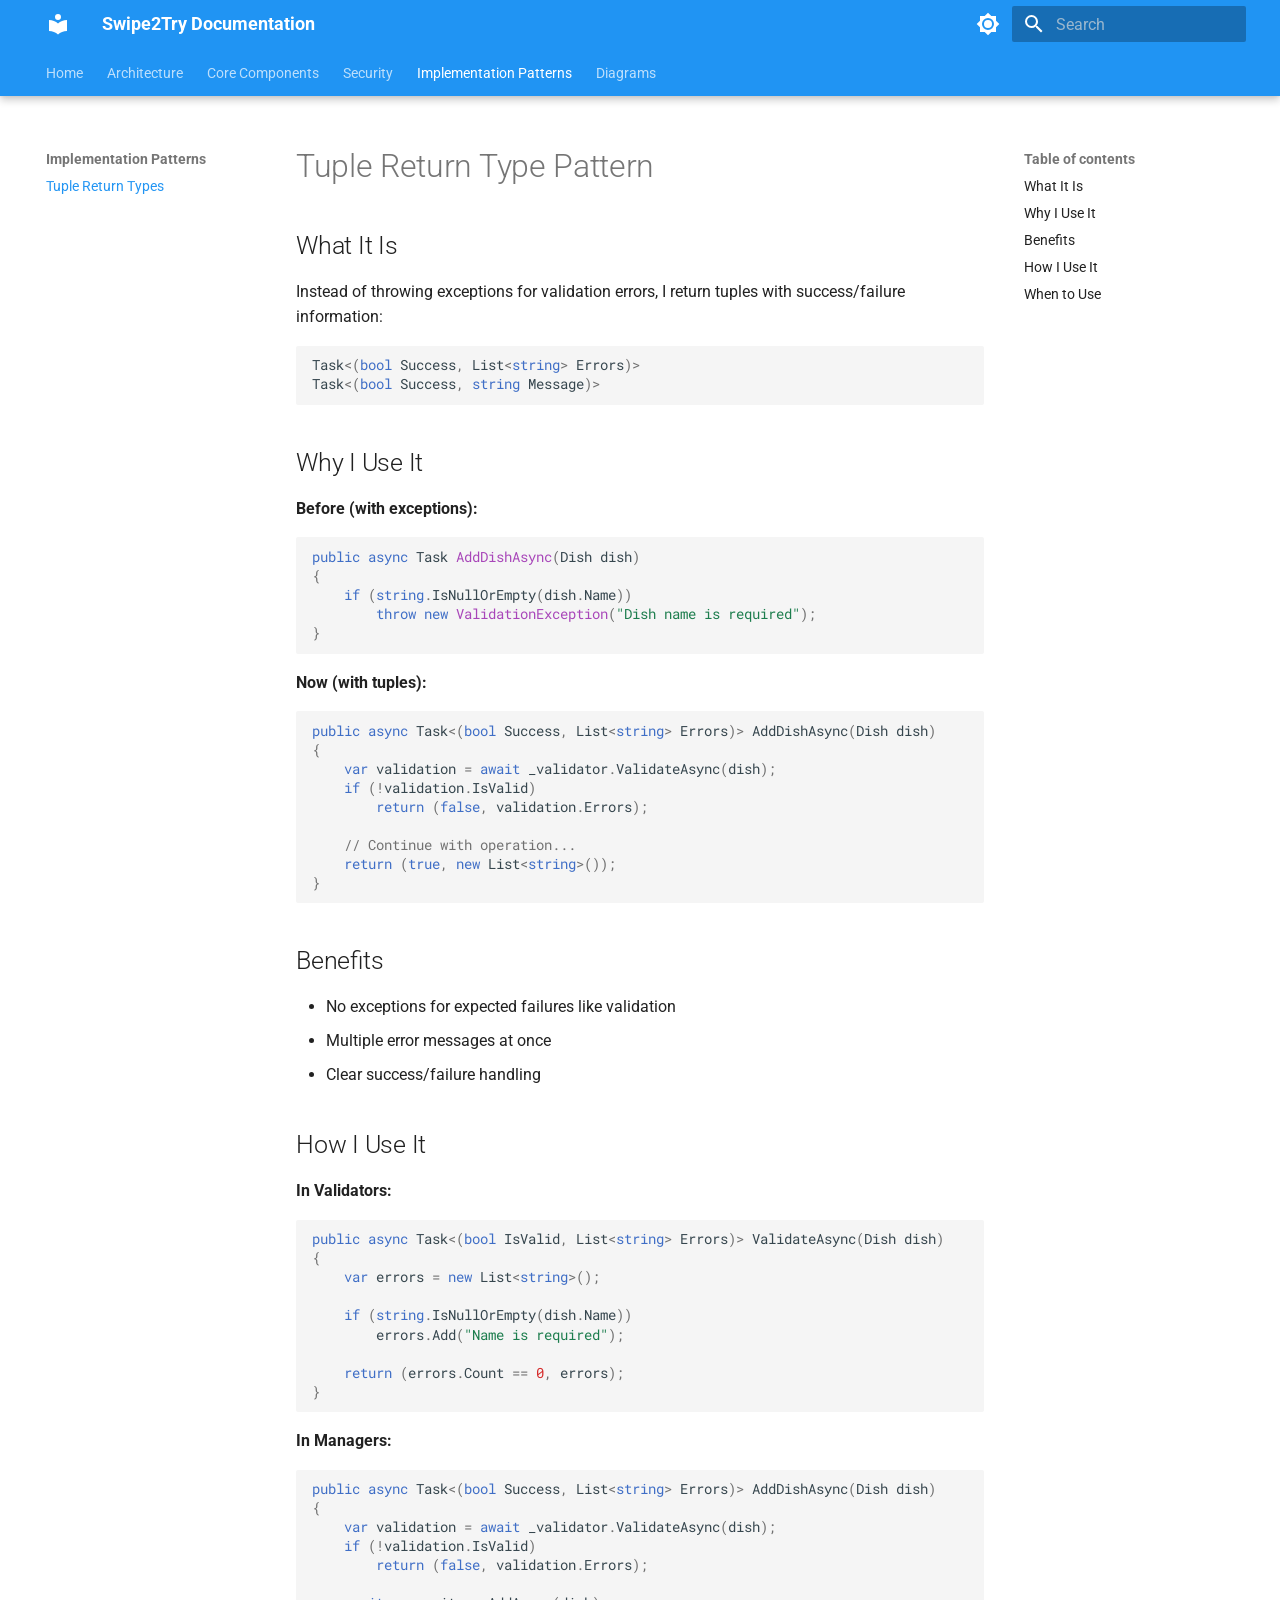
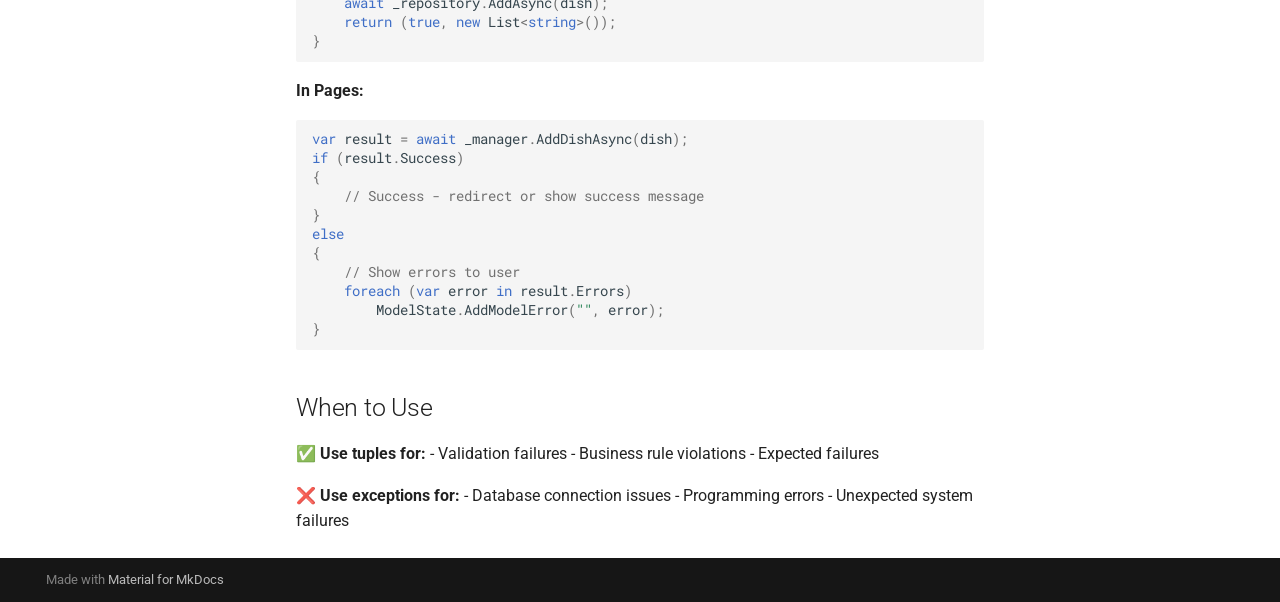
<file: site/TupleReturnTypePattern/index.html>
<!doctype html>
<html lang="en" class="no-js">
  <head>
    
      <meta charset="utf-8">
      <meta name="viewport" content="width=device-width,initial-scale=1">
      
        <meta name="description" content="Complete documentation for the Swipe2Try application architecture, authentication, and implementation patterns.">
      
      
      
      
        <link rel="prev" href="../Authorization/">
      
      
        <link rel="next" href="../diagrams/">
      
      
      <link rel="icon" href="../assets/images/favicon.png">
      <meta name="generator" content="mkdocs-1.6.1, mkdocs-material-9.6.12">
    
    
      
        <title>Tuple Return Types - Swipe2Try Documentation</title>
      
    
    
      <link rel="stylesheet" href="../assets/stylesheets/main.2afb09e1.min.css">
      
        
        <link rel="stylesheet" href="../assets/stylesheets/palette.06af60db.min.css">
      
      


    
    
      
    
    
      
        
        
        <link rel="preconnect" href="https://fonts.gstatic.com" crossorigin>
        <link rel="stylesheet" href="https://fonts.googleapis.com/css?family=Roboto:300,300i,400,400i,700,700i%7CRoboto+Mono:400,400i,700,700i&display=fallback">
        <style>:root{--md-text-font:"Roboto";--md-code-font:"Roboto Mono"}</style>
      
    
    
    <script>__md_scope=new URL("..",location),__md_hash=e=>[...e].reduce(((e,_)=>(e<<5)-e+_.charCodeAt(0)),0),__md_get=(e,_=localStorage,t=__md_scope)=>JSON.parse(_.getItem(t.pathname+"."+e)),__md_set=(e,_,t=localStorage,a=__md_scope)=>{try{t.setItem(a.pathname+"."+e,JSON.stringify(_))}catch(e){}}</script>
    
      

    
    
    
  </head>
  
  
    
    
      
    
    
    
    
    <body dir="ltr" data-md-color-scheme="default" data-md-color-primary="blue" data-md-color-accent="blue">
  
    
    <input class="md-toggle" data-md-toggle="drawer" type="checkbox" id="__drawer" autocomplete="off">
    <input class="md-toggle" data-md-toggle="search" type="checkbox" id="__search" autocomplete="off">
    <label class="md-overlay" for="__drawer"></label>
    <div data-md-component="skip">
      
        
        <a href="#tuple-return-type-pattern" class="md-skip">
          Skip to content
        </a>
      
    </div>
    <div data-md-component="announce">
      
    </div>
    
    
      

  

<header class="md-header md-header--shadow md-header--lifted" data-md-component="header">
  <nav class="md-header__inner md-grid" aria-label="Header">
    <a href=".." title="Swipe2Try Documentation" class="md-header__button md-logo" aria-label="Swipe2Try Documentation" data-md-component="logo">
      
  
  <svg xmlns="http://www.w3.org/2000/svg" viewBox="0 0 24 24"><path d="M12 8a3 3 0 0 0 3-3 3 3 0 0 0-3-3 3 3 0 0 0-3 3 3 3 0 0 0 3 3m0 3.54C9.64 9.35 6.5 8 3 8v11c3.5 0 6.64 1.35 9 3.54 2.36-2.19 5.5-3.54 9-3.54V8c-3.5 0-6.64 1.35-9 3.54"/></svg>

    </a>
    <label class="md-header__button md-icon" for="__drawer">
      
      <svg xmlns="http://www.w3.org/2000/svg" viewBox="0 0 24 24"><path d="M3 6h18v2H3zm0 5h18v2H3zm0 5h18v2H3z"/></svg>
    </label>
    <div class="md-header__title" data-md-component="header-title">
      <div class="md-header__ellipsis">
        <div class="md-header__topic">
          <span class="md-ellipsis">
            Swipe2Try Documentation
          </span>
        </div>
        <div class="md-header__topic" data-md-component="header-topic">
          <span class="md-ellipsis">
            
              Tuple Return Types
            
          </span>
        </div>
      </div>
    </div>
    
      
        <form class="md-header__option" data-md-component="palette">
  
    
    
    
    <input class="md-option" data-md-color-media="" data-md-color-scheme="default" data-md-color-primary="blue" data-md-color-accent="blue"  aria-label="Switch to dark mode"  type="radio" name="__palette" id="__palette_0">
    
      <label class="md-header__button md-icon" title="Switch to dark mode" for="__palette_1" hidden>
        <svg xmlns="http://www.w3.org/2000/svg" viewBox="0 0 24 24"><path d="M12 8a4 4 0 0 0-4 4 4 4 0 0 0 4 4 4 4 0 0 0 4-4 4 4 0 0 0-4-4m0 10a6 6 0 0 1-6-6 6 6 0 0 1 6-6 6 6 0 0 1 6 6 6 6 0 0 1-6 6m8-9.31V4h-4.69L12 .69 8.69 4H4v4.69L.69 12 4 15.31V20h4.69L12 23.31 15.31 20H20v-4.69L23.31 12z"/></svg>
      </label>
    
  
    
    
    
    <input class="md-option" data-md-color-media="" data-md-color-scheme="slate" data-md-color-primary="blue" data-md-color-accent="blue"  aria-label="Switch to light mode"  type="radio" name="__palette" id="__palette_1">
    
      <label class="md-header__button md-icon" title="Switch to light mode" for="__palette_0" hidden>
        <svg xmlns="http://www.w3.org/2000/svg" viewBox="0 0 24 24"><path d="M12 18c-.89 0-1.74-.2-2.5-.55C11.56 16.5 13 14.42 13 12s-1.44-4.5-3.5-5.45C10.26 6.2 11.11 6 12 6a6 6 0 0 1 6 6 6 6 0 0 1-6 6m8-9.31V4h-4.69L12 .69 8.69 4H4v4.69L.69 12 4 15.31V20h4.69L12 23.31 15.31 20H20v-4.69L23.31 12z"/></svg>
      </label>
    
  
</form>
      
    
    
      <script>var palette=__md_get("__palette");if(palette&&palette.color){if("(prefers-color-scheme)"===palette.color.media){var media=matchMedia("(prefers-color-scheme: light)"),input=document.querySelector(media.matches?"[data-md-color-media='(prefers-color-scheme: light)']":"[data-md-color-media='(prefers-color-scheme: dark)']");palette.color.media=input.getAttribute("data-md-color-media"),palette.color.scheme=input.getAttribute("data-md-color-scheme"),palette.color.primary=input.getAttribute("data-md-color-primary"),palette.color.accent=input.getAttribute("data-md-color-accent")}for(var[key,value]of Object.entries(palette.color))document.body.setAttribute("data-md-color-"+key,value)}</script>
    
    
    
      
      
        <label class="md-header__button md-icon" for="__search">
          
          <svg xmlns="http://www.w3.org/2000/svg" viewBox="0 0 24 24"><path d="M9.5 3A6.5 6.5 0 0 1 16 9.5c0 1.61-.59 3.09-1.56 4.23l.27.27h.79l5 5-1.5 1.5-5-5v-.79l-.27-.27A6.52 6.52 0 0 1 9.5 16 6.5 6.5 0 0 1 3 9.5 6.5 6.5 0 0 1 9.5 3m0 2C7 5 5 7 5 9.5S7 14 9.5 14 14 12 14 9.5 12 5 9.5 5"/></svg>
        </label>
        <div class="md-search" data-md-component="search" role="dialog">
  <label class="md-search__overlay" for="__search"></label>
  <div class="md-search__inner" role="search">
    <form class="md-search__form" name="search">
      <input type="text" class="md-search__input" name="query" aria-label="Search" placeholder="Search" autocapitalize="off" autocorrect="off" autocomplete="off" spellcheck="false" data-md-component="search-query" required>
      <label class="md-search__icon md-icon" for="__search">
        
        <svg xmlns="http://www.w3.org/2000/svg" viewBox="0 0 24 24"><path d="M9.5 3A6.5 6.5 0 0 1 16 9.5c0 1.61-.59 3.09-1.56 4.23l.27.27h.79l5 5-1.5 1.5-5-5v-.79l-.27-.27A6.52 6.52 0 0 1 9.5 16 6.5 6.5 0 0 1 3 9.5 6.5 6.5 0 0 1 9.5 3m0 2C7 5 5 7 5 9.5S7 14 9.5 14 14 12 14 9.5 12 5 9.5 5"/></svg>
        
        <svg xmlns="http://www.w3.org/2000/svg" viewBox="0 0 24 24"><path d="M20 11v2H8l5.5 5.5-1.42 1.42L4.16 12l7.92-7.92L13.5 5.5 8 11z"/></svg>
      </label>
      <nav class="md-search__options" aria-label="Search">
        
          <a href="javascript:void(0)" class="md-search__icon md-icon" title="Share" aria-label="Share" data-clipboard data-clipboard-text="" data-md-component="search-share" tabindex="-1">
            
            <svg xmlns="http://www.w3.org/2000/svg" viewBox="0 0 24 24"><path d="M18 16.08c-.76 0-1.44.3-1.96.77L8.91 12.7c.05-.23.09-.46.09-.7s-.04-.47-.09-.7l7.05-4.11c.54.5 1.25.81 2.04.81a3 3 0 0 0 3-3 3 3 0 0 0-3-3 3 3 0 0 0-3 3c0 .24.04.47.09.7L8.04 9.81C7.5 9.31 6.79 9 6 9a3 3 0 0 0-3 3 3 3 0 0 0 3 3c.79 0 1.5-.31 2.04-.81l7.12 4.15c-.05.21-.08.43-.08.66 0 1.61 1.31 2.91 2.92 2.91s2.92-1.3 2.92-2.91A2.92 2.92 0 0 0 18 16.08"/></svg>
          </a>
        
        <button type="reset" class="md-search__icon md-icon" title="Clear" aria-label="Clear" tabindex="-1">
          
          <svg xmlns="http://www.w3.org/2000/svg" viewBox="0 0 24 24"><path d="M19 6.41 17.59 5 12 10.59 6.41 5 5 6.41 10.59 12 5 17.59 6.41 19 12 13.41 17.59 19 19 17.59 13.41 12z"/></svg>
        </button>
      </nav>
      
    </form>
    <div class="md-search__output">
      <div class="md-search__scrollwrap" tabindex="0" data-md-scrollfix>
        <div class="md-search-result" data-md-component="search-result">
          <div class="md-search-result__meta">
            Initializing search
          </div>
          <ol class="md-search-result__list" role="presentation"></ol>
        </div>
      </div>
    </div>
  </div>
</div>
      
    
    
  </nav>
  
    
      
<nav class="md-tabs" aria-label="Tabs" data-md-component="tabs">
  <div class="md-grid">
    <ul class="md-tabs__list">
      
        
  
  
  
  
    <li class="md-tabs__item">
      <a href=".." class="md-tabs__link">
        
  
  
    
  
  Home

      </a>
    </li>
  

      
        
  
  
  
  
    <li class="md-tabs__item">
      <a href="../Architecture/" class="md-tabs__link">
        
  
  
    
  
  Architecture

      </a>
    </li>
  

      
        
  
  
  
  
    
    
      <li class="md-tabs__item">
        <a href="../DomainModels/" class="md-tabs__link">
          
  
  
  Core Components

        </a>
      </li>
    
  

      
        
  
  
  
  
    
    
      <li class="md-tabs__item">
        <a href="../Authentication/" class="md-tabs__link">
          
  
  
  Security

        </a>
      </li>
    
  

      
        
  
  
  
    
  
  
    
    
      <li class="md-tabs__item md-tabs__item--active">
        <a href="./" class="md-tabs__link">
          
  
  
  Implementation Patterns

        </a>
      </li>
    
  

      
        
  
  
  
  
    
    
      <li class="md-tabs__item">
        <a href="../diagrams/" class="md-tabs__link">
          
  
  
  Diagrams

        </a>
      </li>
    
  

      
    </ul>
  </div>
</nav>
    
  
</header>
    
    <div class="md-container" data-md-component="container">
      
      
        
      
      <main class="md-main" data-md-component="main">
        <div class="md-main__inner md-grid">
          
            
              
              <div class="md-sidebar md-sidebar--primary" data-md-component="sidebar" data-md-type="navigation" >
                <div class="md-sidebar__scrollwrap">
                  <div class="md-sidebar__inner">
                    


  


<nav class="md-nav md-nav--primary md-nav--lifted" aria-label="Navigation" data-md-level="0">
  <label class="md-nav__title" for="__drawer">
    <a href=".." title="Swipe2Try Documentation" class="md-nav__button md-logo" aria-label="Swipe2Try Documentation" data-md-component="logo">
      
  
  <svg xmlns="http://www.w3.org/2000/svg" viewBox="0 0 24 24"><path d="M12 8a3 3 0 0 0 3-3 3 3 0 0 0-3-3 3 3 0 0 0-3 3 3 3 0 0 0 3 3m0 3.54C9.64 9.35 6.5 8 3 8v11c3.5 0 6.64 1.35 9 3.54 2.36-2.19 5.5-3.54 9-3.54V8c-3.5 0-6.64 1.35-9 3.54"/></svg>

    </a>
    Swipe2Try Documentation
  </label>
  
  <ul class="md-nav__list" data-md-scrollfix>
    
      
      
  
  
  
  
    <li class="md-nav__item">
      <a href=".." class="md-nav__link">
        
  
  
  <span class="md-ellipsis">
    Home
    
  </span>
  

      </a>
    </li>
  

    
      
      
  
  
  
  
    <li class="md-nav__item">
      <a href="../Architecture/" class="md-nav__link">
        
  
  
  <span class="md-ellipsis">
    Architecture
    
  </span>
  

      </a>
    </li>
  

    
      
      
  
  
  
  
    
    
    
    
      
      
    
    
    <li class="md-nav__item md-nav__item--nested">
      
        
        
        <input class="md-nav__toggle md-toggle " type="checkbox" id="__nav_3" >
        
          
          <label class="md-nav__link" for="__nav_3" id="__nav_3_label" tabindex="0">
            
  
  
  <span class="md-ellipsis">
    Core Components
    
  </span>
  

            <span class="md-nav__icon md-icon"></span>
          </label>
        
        <nav class="md-nav" data-md-level="1" aria-labelledby="__nav_3_label" aria-expanded="false">
          <label class="md-nav__title" for="__nav_3">
            <span class="md-nav__icon md-icon"></span>
            Core Components
          </label>
          <ul class="md-nav__list" data-md-scrollfix>
            
              
                
  
  
  
  
    <li class="md-nav__item">
      <a href="../DomainModels/" class="md-nav__link">
        
  
  
  <span class="md-ellipsis">
    Domain Models
    
  </span>
  

      </a>
    </li>
  

              
            
          </ul>
        </nav>
      
    </li>
  

    
      
      
  
  
  
  
    
    
    
    
      
      
    
    
    <li class="md-nav__item md-nav__item--nested">
      
        
        
        <input class="md-nav__toggle md-toggle " type="checkbox" id="__nav_4" >
        
          
          <label class="md-nav__link" for="__nav_4" id="__nav_4_label" tabindex="0">
            
  
  
  <span class="md-ellipsis">
    Security
    
  </span>
  

            <span class="md-nav__icon md-icon"></span>
          </label>
        
        <nav class="md-nav" data-md-level="1" aria-labelledby="__nav_4_label" aria-expanded="false">
          <label class="md-nav__title" for="__nav_4">
            <span class="md-nav__icon md-icon"></span>
            Security
          </label>
          <ul class="md-nav__list" data-md-scrollfix>
            
              
                
  
  
  
  
    <li class="md-nav__item">
      <a href="../Authentication/" class="md-nav__link">
        
  
  
  <span class="md-ellipsis">
    Authentication
    
  </span>
  

      </a>
    </li>
  

              
            
              
                
  
  
  
  
    <li class="md-nav__item">
      <a href="../Authorization/" class="md-nav__link">
        
  
  
  <span class="md-ellipsis">
    Authorization
    
  </span>
  

      </a>
    </li>
  

              
            
          </ul>
        </nav>
      
    </li>
  

    
      
      
  
  
    
  
  
  
    
    
    
    
      
        
        
      
      
    
    
    <li class="md-nav__item md-nav__item--active md-nav__item--section md-nav__item--nested">
      
        
        
        <input class="md-nav__toggle md-toggle " type="checkbox" id="__nav_5" checked>
        
          
          <label class="md-nav__link" for="__nav_5" id="__nav_5_label" tabindex="">
            
  
  
  <span class="md-ellipsis">
    Implementation Patterns
    
  </span>
  

            <span class="md-nav__icon md-icon"></span>
          </label>
        
        <nav class="md-nav" data-md-level="1" aria-labelledby="__nav_5_label" aria-expanded="true">
          <label class="md-nav__title" for="__nav_5">
            <span class="md-nav__icon md-icon"></span>
            Implementation Patterns
          </label>
          <ul class="md-nav__list" data-md-scrollfix>
            
              
                
  
  
    
  
  
  
    <li class="md-nav__item md-nav__item--active">
      
      <input class="md-nav__toggle md-toggle" type="checkbox" id="__toc">
      
      
        
      
      
        <label class="md-nav__link md-nav__link--active" for="__toc">
          
  
  
  <span class="md-ellipsis">
    Tuple Return Types
    
  </span>
  

          <span class="md-nav__icon md-icon"></span>
        </label>
      
      <a href="./" class="md-nav__link md-nav__link--active">
        
  
  
  <span class="md-ellipsis">
    Tuple Return Types
    
  </span>
  

      </a>
      
        

<nav class="md-nav md-nav--secondary" aria-label="Table of contents">
  
  
  
    
  
  
    <label class="md-nav__title" for="__toc">
      <span class="md-nav__icon md-icon"></span>
      Table of contents
    </label>
    <ul class="md-nav__list" data-md-component="toc" data-md-scrollfix>
      
        <li class="md-nav__item">
  <a href="#what-it-is" class="md-nav__link">
    <span class="md-ellipsis">
      What It Is
    </span>
  </a>
  
</li>
      
        <li class="md-nav__item">
  <a href="#why-i-use-it" class="md-nav__link">
    <span class="md-ellipsis">
      Why I Use It
    </span>
  </a>
  
</li>
      
        <li class="md-nav__item">
  <a href="#benefits" class="md-nav__link">
    <span class="md-ellipsis">
      Benefits
    </span>
  </a>
  
</li>
      
        <li class="md-nav__item">
  <a href="#how-i-use-it" class="md-nav__link">
    <span class="md-ellipsis">
      How I Use It
    </span>
  </a>
  
</li>
      
        <li class="md-nav__item">
  <a href="#when-to-use" class="md-nav__link">
    <span class="md-ellipsis">
      When to Use
    </span>
  </a>
  
</li>
      
    </ul>
  
</nav>
      
    </li>
  

              
            
          </ul>
        </nav>
      
    </li>
  

    
      
      
  
  
  
  
    
    
    
    
      
      
    
    
    <li class="md-nav__item md-nav__item--nested">
      
        
        
        <input class="md-nav__toggle md-toggle " type="checkbox" id="__nav_6" >
        
          
          <label class="md-nav__link" for="__nav_6" id="__nav_6_label" tabindex="0">
            
  
  
  <span class="md-ellipsis">
    Diagrams
    
  </span>
  

            <span class="md-nav__icon md-icon"></span>
          </label>
        
        <nav class="md-nav" data-md-level="1" aria-labelledby="__nav_6_label" aria-expanded="false">
          <label class="md-nav__title" for="__nav_6">
            <span class="md-nav__icon md-icon"></span>
            Diagrams
          </label>
          <ul class="md-nav__list" data-md-scrollfix>
            
              
                
  
  
  
  
    <li class="md-nav__item">
      <a href="../diagrams/" class="md-nav__link">
        
  
  
  <span class="md-ellipsis">
    Overview
    
  </span>
  

      </a>
    </li>
  

              
            
          </ul>
        </nav>
      
    </li>
  

    
  </ul>
</nav>
                  </div>
                </div>
              </div>
            
            
              
              <div class="md-sidebar md-sidebar--secondary" data-md-component="sidebar" data-md-type="toc" >
                <div class="md-sidebar__scrollwrap">
                  <div class="md-sidebar__inner">
                    

<nav class="md-nav md-nav--secondary" aria-label="Table of contents">
  
  
  
    
  
  
    <label class="md-nav__title" for="__toc">
      <span class="md-nav__icon md-icon"></span>
      Table of contents
    </label>
    <ul class="md-nav__list" data-md-component="toc" data-md-scrollfix>
      
        <li class="md-nav__item">
  <a href="#what-it-is" class="md-nav__link">
    <span class="md-ellipsis">
      What It Is
    </span>
  </a>
  
</li>
      
        <li class="md-nav__item">
  <a href="#why-i-use-it" class="md-nav__link">
    <span class="md-ellipsis">
      Why I Use It
    </span>
  </a>
  
</li>
      
        <li class="md-nav__item">
  <a href="#benefits" class="md-nav__link">
    <span class="md-ellipsis">
      Benefits
    </span>
  </a>
  
</li>
      
        <li class="md-nav__item">
  <a href="#how-i-use-it" class="md-nav__link">
    <span class="md-ellipsis">
      How I Use It
    </span>
  </a>
  
</li>
      
        <li class="md-nav__item">
  <a href="#when-to-use" class="md-nav__link">
    <span class="md-ellipsis">
      When to Use
    </span>
  </a>
  
</li>
      
    </ul>
  
</nav>
                  </div>
                </div>
              </div>
            
          
          
            <div class="md-content" data-md-component="content">
              <article class="md-content__inner md-typeset">
                
                  



<h1 id="tuple-return-type-pattern">Tuple Return Type Pattern<a class="headerlink" href="#tuple-return-type-pattern" title="Permanent link">&para;</a></h1>
<h2 id="what-it-is">What It Is<a class="headerlink" href="#what-it-is" title="Permanent link">&para;</a></h2>
<p>Instead of throwing exceptions for validation errors, I return tuples with success/failure information:</p>
<div class="highlight"><pre><span></span><code><span class="n">Task</span><span class="o">&lt;</span><span class="p">(</span><span class="kt">bool</span><span class="w"> </span><span class="n">Success</span><span class="p">,</span><span class="w"> </span><span class="n">List</span><span class="o">&lt;</span><span class="kt">string</span><span class="o">&gt;</span><span class="w"> </span><span class="n">Errors</span><span class="p">)</span><span class="o">&gt;</span>
<span class="n">Task</span><span class="o">&lt;</span><span class="p">(</span><span class="kt">bool</span><span class="w"> </span><span class="n">Success</span><span class="p">,</span><span class="w"> </span><span class="kt">string</span><span class="w"> </span><span class="n">Message</span><span class="p">)</span><span class="o">&gt;</span>
</code></pre></div>
<h2 id="why-i-use-it">Why I Use It<a class="headerlink" href="#why-i-use-it" title="Permanent link">&para;</a></h2>
<p><strong>Before (with exceptions):</strong>
<div class="highlight"><pre><span></span><code><span class="k">public</span><span class="w"> </span><span class="k">async</span><span class="w"> </span><span class="n">Task</span><span class="w"> </span><span class="nf">AddDishAsync</span><span class="p">(</span><span class="n">Dish</span><span class="w"> </span><span class="n">dish</span><span class="p">)</span>
<span class="p">{</span>
<span class="w">    </span><span class="k">if</span><span class="w"> </span><span class="p">(</span><span class="kt">string</span><span class="p">.</span><span class="n">IsNullOrEmpty</span><span class="p">(</span><span class="n">dish</span><span class="p">.</span><span class="n">Name</span><span class="p">))</span>
<span class="w">        </span><span class="k">throw</span><span class="w"> </span><span class="k">new</span><span class="w"> </span><span class="nf">ValidationException</span><span class="p">(</span><span class="s">&quot;Dish name is required&quot;</span><span class="p">);</span>
<span class="p">}</span>
</code></pre></div></p>
<p><strong>Now (with tuples):</strong>
<div class="highlight"><pre><span></span><code><span class="k">public</span><span class="w"> </span><span class="k">async</span><span class="w"> </span><span class="n">Task</span><span class="o">&lt;</span><span class="p">(</span><span class="kt">bool</span><span class="w"> </span><span class="n">Success</span><span class="p">,</span><span class="w"> </span><span class="n">List</span><span class="o">&lt;</span><span class="kt">string</span><span class="o">&gt;</span><span class="w"> </span><span class="n">Errors</span><span class="p">)</span><span class="o">&gt;</span><span class="w"> </span><span class="n">AddDishAsync</span><span class="p">(</span><span class="n">Dish</span><span class="w"> </span><span class="n">dish</span><span class="p">)</span>
<span class="p">{</span>
<span class="w">    </span><span class="kt">var</span><span class="w"> </span><span class="n">validation</span><span class="w"> </span><span class="o">=</span><span class="w"> </span><span class="k">await</span><span class="w"> </span><span class="n">_validator</span><span class="p">.</span><span class="n">ValidateAsync</span><span class="p">(</span><span class="n">dish</span><span class="p">);</span>
<span class="w">    </span><span class="k">if</span><span class="w"> </span><span class="p">(</span><span class="o">!</span><span class="n">validation</span><span class="p">.</span><span class="n">IsValid</span><span class="p">)</span>
<span class="w">        </span><span class="k">return</span><span class="w"> </span><span class="p">(</span><span class="k">false</span><span class="p">,</span><span class="w"> </span><span class="n">validation</span><span class="p">.</span><span class="n">Errors</span><span class="p">);</span>

<span class="w">    </span><span class="c1">// Continue with operation...</span>
<span class="w">    </span><span class="k">return</span><span class="w"> </span><span class="p">(</span><span class="k">true</span><span class="p">,</span><span class="w"> </span><span class="k">new</span><span class="w"> </span><span class="n">List</span><span class="o">&lt;</span><span class="kt">string</span><span class="o">&gt;</span><span class="p">());</span>
<span class="p">}</span>
</code></pre></div></p>
<h2 id="benefits">Benefits<a class="headerlink" href="#benefits" title="Permanent link">&para;</a></h2>
<ul>
<li>No exceptions for expected failures like validation</li>
<li>Multiple error messages at once</li>
<li>Clear success/failure handling</li>
</ul>
<h2 id="how-i-use-it">How I Use It<a class="headerlink" href="#how-i-use-it" title="Permanent link">&para;</a></h2>
<p><strong>In Validators:</strong>
<div class="highlight"><pre><span></span><code><span class="k">public</span><span class="w"> </span><span class="k">async</span><span class="w"> </span><span class="n">Task</span><span class="o">&lt;</span><span class="p">(</span><span class="kt">bool</span><span class="w"> </span><span class="n">IsValid</span><span class="p">,</span><span class="w"> </span><span class="n">List</span><span class="o">&lt;</span><span class="kt">string</span><span class="o">&gt;</span><span class="w"> </span><span class="n">Errors</span><span class="p">)</span><span class="o">&gt;</span><span class="w"> </span><span class="n">ValidateAsync</span><span class="p">(</span><span class="n">Dish</span><span class="w"> </span><span class="n">dish</span><span class="p">)</span>
<span class="p">{</span>
<span class="w">    </span><span class="kt">var</span><span class="w"> </span><span class="n">errors</span><span class="w"> </span><span class="o">=</span><span class="w"> </span><span class="k">new</span><span class="w"> </span><span class="n">List</span><span class="o">&lt;</span><span class="kt">string</span><span class="o">&gt;</span><span class="p">();</span>

<span class="w">    </span><span class="k">if</span><span class="w"> </span><span class="p">(</span><span class="kt">string</span><span class="p">.</span><span class="n">IsNullOrEmpty</span><span class="p">(</span><span class="n">dish</span><span class="p">.</span><span class="n">Name</span><span class="p">))</span>
<span class="w">        </span><span class="n">errors</span><span class="p">.</span><span class="n">Add</span><span class="p">(</span><span class="s">&quot;Name is required&quot;</span><span class="p">);</span>

<span class="w">    </span><span class="k">return</span><span class="w"> </span><span class="p">(</span><span class="n">errors</span><span class="p">.</span><span class="n">Count</span><span class="w"> </span><span class="o">==</span><span class="w"> </span><span class="mi">0</span><span class="p">,</span><span class="w"> </span><span class="n">errors</span><span class="p">);</span>
<span class="p">}</span>
</code></pre></div></p>
<p><strong>In Managers:</strong>
<div class="highlight"><pre><span></span><code><span class="k">public</span><span class="w"> </span><span class="k">async</span><span class="w"> </span><span class="n">Task</span><span class="o">&lt;</span><span class="p">(</span><span class="kt">bool</span><span class="w"> </span><span class="n">Success</span><span class="p">,</span><span class="w"> </span><span class="n">List</span><span class="o">&lt;</span><span class="kt">string</span><span class="o">&gt;</span><span class="w"> </span><span class="n">Errors</span><span class="p">)</span><span class="o">&gt;</span><span class="w"> </span><span class="n">AddDishAsync</span><span class="p">(</span><span class="n">Dish</span><span class="w"> </span><span class="n">dish</span><span class="p">)</span>
<span class="p">{</span>
<span class="w">    </span><span class="kt">var</span><span class="w"> </span><span class="n">validation</span><span class="w"> </span><span class="o">=</span><span class="w"> </span><span class="k">await</span><span class="w"> </span><span class="n">_validator</span><span class="p">.</span><span class="n">ValidateAsync</span><span class="p">(</span><span class="n">dish</span><span class="p">);</span>
<span class="w">    </span><span class="k">if</span><span class="w"> </span><span class="p">(</span><span class="o">!</span><span class="n">validation</span><span class="p">.</span><span class="n">IsValid</span><span class="p">)</span>
<span class="w">        </span><span class="k">return</span><span class="w"> </span><span class="p">(</span><span class="k">false</span><span class="p">,</span><span class="w"> </span><span class="n">validation</span><span class="p">.</span><span class="n">Errors</span><span class="p">);</span>

<span class="w">    </span><span class="k">await</span><span class="w"> </span><span class="n">_repository</span><span class="p">.</span><span class="n">AddAsync</span><span class="p">(</span><span class="n">dish</span><span class="p">);</span>
<span class="w">    </span><span class="k">return</span><span class="w"> </span><span class="p">(</span><span class="k">true</span><span class="p">,</span><span class="w"> </span><span class="k">new</span><span class="w"> </span><span class="n">List</span><span class="o">&lt;</span><span class="kt">string</span><span class="o">&gt;</span><span class="p">());</span>
<span class="p">}</span>
</code></pre></div></p>
<p><strong>In Pages:</strong>
<div class="highlight"><pre><span></span><code><span class="kt">var</span><span class="w"> </span><span class="n">result</span><span class="w"> </span><span class="o">=</span><span class="w"> </span><span class="k">await</span><span class="w"> </span><span class="n">_manager</span><span class="p">.</span><span class="n">AddDishAsync</span><span class="p">(</span><span class="n">dish</span><span class="p">);</span>
<span class="k">if</span><span class="w"> </span><span class="p">(</span><span class="n">result</span><span class="p">.</span><span class="n">Success</span><span class="p">)</span>
<span class="p">{</span>
<span class="w">    </span><span class="c1">// Success - redirect or show success message</span>
<span class="p">}</span>
<span class="k">else</span>
<span class="p">{</span>
<span class="w">    </span><span class="c1">// Show errors to user</span>
<span class="w">    </span><span class="k">foreach</span><span class="w"> </span><span class="p">(</span><span class="kt">var</span><span class="w"> </span><span class="n">error</span><span class="w"> </span><span class="k">in</span><span class="w"> </span><span class="n">result</span><span class="p">.</span><span class="n">Errors</span><span class="p">)</span>
<span class="w">        </span><span class="n">ModelState</span><span class="p">.</span><span class="n">AddModelError</span><span class="p">(</span><span class="s">&quot;&quot;</span><span class="p">,</span><span class="w"> </span><span class="n">error</span><span class="p">);</span>
<span class="p">}</span>
</code></pre></div></p>
<h2 id="when-to-use">When to Use<a class="headerlink" href="#when-to-use" title="Permanent link">&para;</a></h2>
<p>✅ <strong>Use tuples for:</strong>
- Validation failures
- Business rule violations
- Expected failures</p>
<p>❌ <strong>Use exceptions for:</strong>
- Database connection issues
- Programming errors
- Unexpected system failures</p>












                
              </article>
            </div>
          
          
<script>var target=document.getElementById(location.hash.slice(1));target&&target.name&&(target.checked=target.name.startsWith("__tabbed_"))</script>
        </div>
        
          <button type="button" class="md-top md-icon" data-md-component="top" hidden>
  
  <svg xmlns="http://www.w3.org/2000/svg" viewBox="0 0 24 24"><path d="M13 20h-2V8l-5.5 5.5-1.42-1.42L12 4.16l7.92 7.92-1.42 1.42L13 8z"/></svg>
  Back to top
</button>
        
      </main>
      
        <footer class="md-footer">
  
  <div class="md-footer-meta md-typeset">
    <div class="md-footer-meta__inner md-grid">
      <div class="md-copyright">
  
  
    Made with
    <a href="https://squidfunk.github.io/mkdocs-material/" target="_blank" rel="noopener">
      Material for MkDocs
    </a>
  
</div>
      
    </div>
  </div>
</footer>
      
    </div>
    <div class="md-dialog" data-md-component="dialog">
      <div class="md-dialog__inner md-typeset"></div>
    </div>
    
    
    
      
      <script id="__config" type="application/json">{"base": "..", "features": ["navigation.tabs", "navigation.tabs.sticky", "navigation.top", "search.highlight", "search.share"], "search": "../assets/javascripts/workers/search.f8cc74c7.min.js", "tags": null, "translations": {"clipboard.copied": "Copied to clipboard", "clipboard.copy": "Copy to clipboard", "search.result.more.one": "1 more on this page", "search.result.more.other": "# more on this page", "search.result.none": "No matching documents", "search.result.one": "1 matching document", "search.result.other": "# matching documents", "search.result.placeholder": "Type to start searching", "search.result.term.missing": "Missing", "select.version": "Select version"}, "version": null}</script>
    
    
      <script src="../assets/javascripts/bundle.c8b220af.min.js"></script>
      
    
  </body>
</html>
</file>
<file: site/assets/stylesheets/main.2afb09e1.min.css>
@charset "UTF-8";html{-webkit-text-size-adjust:none;-moz-text-size-adjust:none;text-size-adjust:none;box-sizing:border-box}*,:after,:before{box-sizing:inherit}@media (prefers-reduced-motion){*,:after,:before{transition:none!important}}body{margin:0}a,button,input,label{-webkit-tap-highlight-color:transparent}a{color:inherit;text-decoration:none}hr{border:0;box-sizing:initial;display:block;height:.05rem;overflow:visible;padding:0}small{font-size:80%}sub,sup{line-height:1em}img{border-style:none}table{border-collapse:initial;border-spacing:0}td,th{font-weight:400;vertical-align:top}button{background:#0000;border:0;font-family:inherit;font-size:inherit;margin:0;padding:0}input{border:0;outline:none}:root{--md-primary-fg-color:#4051b5;--md-primary-fg-color--light:#5d6cc0;--md-primary-fg-color--dark:#303fa1;--md-primary-bg-color:#fff;--md-primary-bg-color--light:#ffffffb3;--md-accent-fg-color:#526cfe;--md-accent-fg-color--transparent:#526cfe1a;--md-accent-bg-color:#fff;--md-accent-bg-color--light:#ffffffb3}[data-md-color-scheme=default]{color-scheme:light}[data-md-color-scheme=default] img[src$="#gh-dark-mode-only"],[data-md-color-scheme=default] img[src$="#only-dark"]{display:none}:root,[data-md-color-scheme=default]{--md-hue:225deg;--md-default-fg-color:#000000de;--md-default-fg-color--light:#0000008a;--md-default-fg-color--lighter:#00000052;--md-default-fg-color--lightest:#00000012;--md-default-bg-color:#fff;--md-default-bg-color--light:#ffffffb3;--md-default-bg-color--lighter:#ffffff4d;--md-default-bg-color--lightest:#ffffff1f;--md-code-fg-color:#36464e;--md-code-bg-color:#f5f5f5;--md-code-hl-color:#4287ff;--md-code-hl-color--light:#4287ff1a;--md-code-hl-number-color:#d52a2a;--md-code-hl-special-color:#db1457;--md-code-hl-function-color:#a846b9;--md-code-hl-constant-color:#6e59d9;--md-code-hl-keyword-color:#3f6ec6;--md-code-hl-string-color:#1c7d4d;--md-code-hl-name-color:var(--md-code-fg-color);--md-code-hl-operator-color:var(--md-default-fg-color--light);--md-code-hl-punctuation-color:var(--md-default-fg-color--light);--md-code-hl-comment-color:var(--md-default-fg-color--light);--md-code-hl-generic-color:var(--md-default-fg-color--light);--md-code-hl-variable-color:var(--md-default-fg-color--light);--md-typeset-color:var(--md-default-fg-color);--md-typeset-a-color:var(--md-primary-fg-color);--md-typeset-del-color:#f5503d26;--md-typeset-ins-color:#0bd57026;--md-typeset-kbd-color:#fafafa;--md-typeset-kbd-accent-color:#fff;--md-typeset-kbd-border-color:#b8b8b8;--md-typeset-mark-color:#ffff0080;--md-typeset-table-color:#0000001f;--md-typeset-table-color--light:rgba(0,0,0,.035);--md-admonition-fg-color:var(--md-default-fg-color);--md-admonition-bg-color:var(--md-default-bg-color);--md-warning-fg-color:#000000de;--md-warning-bg-color:#ff9;--md-footer-fg-color:#fff;--md-footer-fg-color--light:#ffffffb3;--md-footer-fg-color--lighter:#ffffff73;--md-footer-bg-color:#000000de;--md-footer-bg-color--dark:#00000052;--md-shadow-z1:0 0.2rem 0.5rem #0000000d,0 0 0.05rem #0000001a;--md-shadow-z2:0 0.2rem 0.5rem #0000001a,0 0 0.05rem #00000040;--md-shadow-z3:0 0.2rem 0.5rem #0003,0 0 0.05rem #00000059}.md-icon svg{fill:currentcolor;display:block;height:1.2rem;width:1.2rem}body{-webkit-font-smoothing:antialiased;-moz-osx-font-smoothing:grayscale;--md-text-font-family:var(--md-text-font,_),-apple-system,BlinkMacSystemFont,Helvetica,Arial,sans-serif;--md-code-font-family:var(--md-code-font,_),SFMono-Regular,Consolas,Menlo,monospace}aside,body,input{font-feature-settings:"kern","liga";color:var(--md-typeset-color);font-family:var(--md-text-font-family)}code,kbd,pre{font-feature-settings:"kern";font-family:var(--md-code-font-family)}:root{--md-typeset-table-sort-icon:url('data:image/svg+xml;charset=utf-8,<svg xmlns="http://www.w3.org/2000/svg" viewBox="0 0 24 24"><path d="m18 21-4-4h3V7h-3l4-4 4 4h-3v10h3M2 19v-2h10v2M2 13v-2h7v2M2 7V5h4v2z"/></svg>');--md-typeset-table-sort-icon--asc:url('data:image/svg+xml;charset=utf-8,<svg xmlns="http://www.w3.org/2000/svg" viewBox="0 0 24 24"><path d="M19 17h3l-4 4-4-4h3V3h2M2 17h10v2H2M6 5v2H2V5m0 6h7v2H2z"/></svg>');--md-typeset-table-sort-icon--desc:url('data:image/svg+xml;charset=utf-8,<svg xmlns="http://www.w3.org/2000/svg" viewBox="0 0 24 24"><path d="M19 7h3l-4-4-4 4h3v14h2M2 17h10v2H2M6 5v2H2V5m0 6h7v2H2z"/></svg>')}.md-typeset{-webkit-print-color-adjust:exact;color-adjust:exact;font-size:.8rem;line-height:1.6;overflow-wrap:break-word}@media print{.md-typeset{font-size:.68rem}}.md-typeset blockquote,.md-typeset dl,.md-typeset figure,.md-typeset ol,.md-typeset pre,.md-typeset ul{margin-bottom:1em;margin-top:1em}.md-typeset h1{color:var(--md-default-fg-color--light);font-size:2em;line-height:1.3;margin:0 0 1.25em}.md-typeset h1,.md-typeset h2{font-weight:300;letter-spacing:-.01em}.md-typeset h2{font-size:1.5625em;line-height:1.4;margin:1.6em 0 .64em}.md-typeset h3{font-size:1.25em;font-weight:400;letter-spacing:-.01em;line-height:1.5;margin:1.6em 0 .8em}.md-typeset h2+h3{margin-top:.8em}.md-typeset h4{font-weight:700;letter-spacing:-.01em;margin:1em 0}.md-typeset h5,.md-typeset h6{color:var(--md-default-fg-color--light);font-size:.8em;font-weight:700;letter-spacing:-.01em;margin:1.25em 0}.md-typeset h5{text-transform:uppercase}.md-typeset h5 code{text-transform:none}.md-typeset hr{border-bottom:.05rem solid var(--md-default-fg-color--lightest);display:flow-root;margin:1.5em 0}.md-typeset a{color:var(--md-typeset-a-color);word-break:break-word}.md-typeset a,.md-typeset a:before{transition:color 125ms}.md-typeset a:focus,.md-typeset a:hover{color:var(--md-accent-fg-color)}.md-typeset a:focus code,.md-typeset a:hover code{background-color:var(--md-accent-fg-color--transparent)}.md-typeset a code{color:currentcolor;transition:background-color 125ms}.md-typeset a.focus-visible{outline-color:var(--md-accent-fg-color);outline-offset:.2rem}.md-typeset code,.md-typeset kbd,.md-typeset pre{color:var(--md-code-fg-color);direction:ltr;font-variant-ligatures:none}@media print{.md-typeset code,.md-typeset kbd,.md-typeset pre{white-space:pre-wrap}}.md-typeset code{background-color:var(--md-code-bg-color);border-radius:.1rem;-webkit-box-decoration-break:clone;box-decoration-break:clone;font-size:.85em;padding:0 .2941176471em;word-break:break-word}.md-typeset code:not(.focus-visible){-webkit-tap-highlight-color:transparent;outline:none}.md-typeset pre{display:flow-root;line-height:1.4;position:relative}.md-typeset pre>code{-webkit-box-decoration-break:slice;box-decoration-break:slice;box-shadow:none;display:block;margin:0;outline-color:var(--md-accent-fg-color);overflow:auto;padding:.7720588235em 1.1764705882em;scrollbar-color:var(--md-default-fg-color--lighter) #0000;scrollbar-width:thin;touch-action:auto;word-break:normal}.md-typeset pre>code:hover{scrollbar-color:var(--md-accent-fg-color) #0000}.md-typeset pre>code::-webkit-scrollbar{height:.2rem;width:.2rem}.md-typeset pre>code::-webkit-scrollbar-thumb{background-color:var(--md-default-fg-color--lighter)}.md-typeset pre>code::-webkit-scrollbar-thumb:hover{background-color:var(--md-accent-fg-color)}.md-typeset kbd{background-color:var(--md-typeset-kbd-color);border-radius:.1rem;box-shadow:0 .1rem 0 .05rem var(--md-typeset-kbd-border-color),0 .1rem 0 var(--md-typeset-kbd-border-color),0 -.1rem .2rem var(--md-typeset-kbd-accent-color) inset;color:var(--md-default-fg-color);display:inline-block;font-size:.75em;padding:0 .6666666667em;vertical-align:text-top;word-break:break-word}.md-typeset mark{background-color:var(--md-typeset-mark-color);-webkit-box-decoration-break:clone;box-decoration-break:clone;color:inherit;word-break:break-word}.md-typeset abbr{border-bottom:.05rem dotted var(--md-default-fg-color--light);cursor:help;text-decoration:none}.md-typeset small{opacity:.75}[dir=ltr] .md-typeset sub,[dir=ltr] .md-typeset sup{margin-left:.078125em}[dir=rtl] .md-typeset sub,[dir=rtl] .md-typeset sup{margin-right:.078125em}[dir=ltr] .md-typeset blockquote{padding-left:.6rem}[dir=rtl] .md-typeset blockquote{padding-right:.6rem}[dir=ltr] .md-typeset blockquote{border-left:.2rem solid var(--md-default-fg-color--lighter)}[dir=rtl] .md-typeset blockquote{border-right:.2rem solid var(--md-default-fg-color--lighter)}.md-typeset blockquote{color:var(--md-default-fg-color--light);margin-left:0;margin-right:0}.md-typeset ul{list-style-type:disc}.md-typeset ul[type]{list-style-type:revert-layer}[dir=ltr] .md-typeset ol,[dir=ltr] .md-typeset ul{margin-left:.625em}[dir=rtl] .md-typeset ol,[dir=rtl] .md-typeset ul{margin-right:.625em}.md-typeset ol,.md-typeset ul{padding:0}.md-typeset ol:not([hidden]),.md-typeset ul:not([hidden]){display:flow-root}.md-typeset ol ol,.md-typeset ul ol{list-style-type:lower-alpha}.md-typeset ol ol ol,.md-typeset ul ol ol{list-style-type:lower-roman}.md-typeset ol ol ol ol,.md-typeset ul ol ol ol{list-style-type:upper-alpha}.md-typeset ol ol ol ol ol,.md-typeset ul ol ol ol ol{list-style-type:upper-roman}.md-typeset ol[type],.md-typeset ul[type]{list-style-type:revert-layer}[dir=ltr] .md-typeset ol li,[dir=ltr] .md-typeset ul li{margin-left:1.25em}[dir=rtl] .md-typeset ol li,[dir=rtl] .md-typeset ul li{margin-right:1.25em}.md-typeset ol li,.md-typeset ul li{margin-bottom:.5em}.md-typeset ol li blockquote,.md-typeset ol li p,.md-typeset ul li blockquote,.md-typeset ul li p{margin:.5em 0}.md-typeset ol li:last-child,.md-typeset ul li:last-child{margin-bottom:0}[dir=ltr] .md-typeset ol li ol,[dir=ltr] .md-typeset ol li ul,[dir=ltr] .md-typeset ul li ol,[dir=ltr] .md-typeset ul li ul{margin-left:.625em}[dir=rtl] .md-typeset ol li ol,[dir=rtl] .md-typeset ol li ul,[dir=rtl] .md-typeset ul li ol,[dir=rtl] .md-typeset ul li ul{margin-right:.625em}.md-typeset ol li ol,.md-typeset ol li ul,.md-typeset ul li ol,.md-typeset ul li ul{margin-bottom:.5em;margin-top:.5em}[dir=ltr] .md-typeset dd{margin-left:1.875em}[dir=rtl] .md-typeset dd{margin-right:1.875em}.md-typeset dd{margin-bottom:1.5em;margin-top:1em}.md-typeset img,.md-typeset svg,.md-typeset video{height:auto;max-width:100%}.md-typeset img[align=left]{margin:1em 1em 1em 0}.md-typeset img[align=right]{margin:1em 0 1em 1em}.md-typeset img[align]:only-child{margin-top:0}.md-typeset figure{display:flow-root;margin:1em auto;max-width:100%;text-align:center;width:-moz-fit-content;width:fit-content}.md-typeset figure img{display:block;margin:0 auto}.md-typeset figcaption{font-style:italic;margin:1em auto;max-width:24rem}.md-typeset iframe{max-width:100%}.md-typeset table:not([class]){background-color:var(--md-default-bg-color);border:.05rem solid var(--md-typeset-table-color);border-radius:.1rem;display:inline-block;font-size:.64rem;max-width:100%;overflow:auto;touch-action:auto}@media print{.md-typeset table:not([class]){display:table}}.md-typeset table:not([class])+*{margin-top:1.5em}.md-typeset table:not([class]) td>:first-child,.md-typeset table:not([class]) th>:first-child{margin-top:0}.md-typeset table:not([class]) td>:last-child,.md-typeset table:not([class]) th>:last-child{margin-bottom:0}.md-typeset table:not([class]) td:not([align]),.md-typeset table:not([class]) th:not([align]){text-align:left}[dir=rtl] .md-typeset table:not([class]) td:not([align]),[dir=rtl] .md-typeset table:not([class]) th:not([align]){text-align:right}.md-typeset table:not([class]) th{font-weight:700;min-width:5rem;padding:.9375em 1.25em;vertical-align:top}.md-typeset table:not([class]) td{border-top:.05rem solid var(--md-typeset-table-color);padding:.9375em 1.25em;vertical-align:top}.md-typeset table:not([class]) tbody tr{transition:background-color 125ms}.md-typeset table:not([class]) tbody tr:hover{background-color:var(--md-typeset-table-color--light);box-shadow:0 .05rem 0 var(--md-default-bg-color) inset}.md-typeset table:not([class]) a{word-break:normal}.md-typeset table th[role=columnheader]{cursor:pointer}[dir=ltr] .md-typeset table th[role=columnheader]:after{margin-left:.5em}[dir=rtl] .md-typeset table th[role=columnheader]:after{margin-right:.5em}.md-typeset table th[role=columnheader]:after{content:"";display:inline-block;height:1.2em;-webkit-mask-image:var(--md-typeset-table-sort-icon);mask-image:var(--md-typeset-table-sort-icon);-webkit-mask-repeat:no-repeat;mask-repeat:no-repeat;-webkit-mask-size:contain;mask-size:contain;transition:background-color 125ms;vertical-align:text-bottom;width:1.2em}.md-typeset table th[role=columnheader]:hover:after{background-color:var(--md-default-fg-color--lighter)}.md-typeset table th[role=columnheader][aria-sort=ascending]:after{background-color:var(--md-default-fg-color--light);-webkit-mask-image:var(--md-typeset-table-sort-icon--asc);mask-image:var(--md-typeset-table-sort-icon--asc)}.md-typeset table th[role=columnheader][aria-sort=descending]:after{background-color:var(--md-default-fg-color--light);-webkit-mask-image:var(--md-typeset-table-sort-icon--desc);mask-image:var(--md-typeset-table-sort-icon--desc)}.md-typeset__scrollwrap{margin:1em -.8rem;overflow-x:auto;touch-action:auto}.md-typeset__table{display:inline-block;margin-bottom:.5em;padding:0 .8rem}@media print{.md-typeset__table{display:block}}html .md-typeset__table table{display:table;margin:0;overflow:hidden;width:100%}@media screen and (max-width:44.984375em){.md-content__inner>pre{margin:1em -.8rem}.md-content__inner>pre code{border-radius:0}}.md-typeset .md-author{border-radius:100%;display:block;flex-shrink:0;height:1.6rem;overflow:hidden;position:relative;transition:color 125ms,transform 125ms;width:1.6rem}.md-typeset .md-author img{display:block}.md-typeset .md-author--more{background:var(--md-default-fg-color--lightest);color:var(--md-default-fg-color--lighter);font-size:.6rem;font-weight:700;line-height:1.6rem;text-align:center}.md-typeset .md-author--long{height:2.4rem;width:2.4rem}.md-typeset a.md-author{transform:scale(1)}.md-typeset a.md-author img{border-radius:100%;filter:grayscale(100%) opacity(75%);transition:filter 125ms}.md-typeset a.md-author:focus,.md-typeset a.md-author:hover{transform:scale(1.1);z-index:1}.md-typeset a.md-author:focus img,.md-typeset a.md-author:hover img{filter:grayscale(0)}.md-banner{background-color:var(--md-footer-bg-color);color:var(--md-footer-fg-color);overflow:auto}@media print{.md-banner{display:none}}.md-banner--warning{background-color:var(--md-warning-bg-color);color:var(--md-warning-fg-color)}.md-banner__inner{font-size:.7rem;margin:.6rem auto;padding:0 .8rem}[dir=ltr] .md-banner__button{float:right}[dir=rtl] .md-banner__button{float:left}.md-banner__button{color:inherit;cursor:pointer;transition:opacity .25s}.no-js .md-banner__button{display:none}.md-banner__button:hover{opacity:.7}html{font-size:125%;height:100%;overflow-x:hidden}@media screen and (min-width:100em){html{font-size:137.5%}}@media screen and (min-width:125em){html{font-size:150%}}body{background-color:var(--md-default-bg-color);display:flex;flex-direction:column;font-size:.5rem;min-height:100%;position:relative;width:100%}@media print{body{display:block}}@media screen and (max-width:59.984375em){body[data-md-scrolllock]{position:fixed}}.md-grid{margin-left:auto;margin-right:auto;max-width:61rem}.md-container{display:flex;flex-direction:column;flex-grow:1}@media print{.md-container{display:block}}.md-main{flex-grow:1}.md-main__inner{display:flex;height:100%;margin-top:1.5rem}.md-ellipsis{overflow:hidden;text-overflow:ellipsis}.md-toggle{display:none}.md-option{height:0;opacity:0;position:absolute;width:0}.md-option:checked+label:not([hidden]){display:block}.md-option.focus-visible+label{outline-color:var(--md-accent-fg-color);outline-style:auto}.md-skip{background-color:var(--md-default-fg-color);border-radius:.1rem;color:var(--md-default-bg-color);font-size:.64rem;margin:.5rem;opacity:0;outline-color:var(--md-accent-fg-color);padding:.3rem .5rem;position:fixed;transform:translateY(.4rem);z-index:-1}.md-skip:focus{opacity:1;transform:translateY(0);transition:transform .25s cubic-bezier(.4,0,.2,1),opacity 175ms 75ms;z-index:10}@page{margin:25mm}:root{--md-clipboard-icon:url('data:image/svg+xml;charset=utf-8,<svg xmlns="http://www.w3.org/2000/svg" viewBox="0 0 24 24"><path d="M19 21H8V7h11m0-2H8a2 2 0 0 0-2 2v14a2 2 0 0 0 2 2h11a2 2 0 0 0 2-2V7a2 2 0 0 0-2-2m-3-4H4a2 2 0 0 0-2 2v14h2V3h12z"/></svg>')}.md-clipboard{border-radius:.1rem;color:var(--md-default-fg-color--lightest);cursor:pointer;height:1.5em;outline-color:var(--md-accent-fg-color);outline-offset:.1rem;position:absolute;right:.5em;top:.5em;transition:color .25s;width:1.5em;z-index:1}@media print{.md-clipboard{display:none}}.md-clipboard:not(.focus-visible){-webkit-tap-highlight-color:transparent;outline:none}:hover>.md-clipboard{color:var(--md-default-fg-color--light)}.md-clipboard:focus,.md-clipboard:hover{color:var(--md-accent-fg-color)}.md-clipboard:after{background-color:currentcolor;content:"";display:block;height:1.125em;margin:0 auto;-webkit-mask-image:var(--md-clipboard-icon);mask-image:var(--md-clipboard-icon);-webkit-mask-position:center;mask-position:center;-webkit-mask-repeat:no-repeat;mask-repeat:no-repeat;-webkit-mask-size:contain;mask-size:contain;width:1.125em}.md-clipboard--inline{cursor:pointer}.md-clipboard--inline code{transition:color .25s,background-color .25s}.md-clipboard--inline:focus code,.md-clipboard--inline:hover code{background-color:var(--md-accent-fg-color--transparent);color:var(--md-accent-fg-color)}.md-typeset .md-code__content{display:grid}@keyframes consent{0%{opacity:0;transform:translateY(100%)}to{opacity:1;transform:translateY(0)}}@keyframes overlay{0%{opacity:0}to{opacity:1}}.md-consent__overlay{animation:overlay .25s both;-webkit-backdrop-filter:blur(.1rem);backdrop-filter:blur(.1rem);background-color:#0000008a;height:100%;opacity:1;position:fixed;top:0;width:100%;z-index:5}.md-consent__inner{animation:consent .5s cubic-bezier(.1,.7,.1,1) both;background-color:var(--md-default-bg-color);border:0;border-radius:.1rem;bottom:0;box-shadow:0 0 .2rem #0000001a,0 .2rem .4rem #0003;max-height:100%;overflow:auto;padding:0;position:fixed;width:100%;z-index:5}.md-consent__form{padding:.8rem}.md-consent__settings{display:none;margin:1em 0}input:checked+.md-consent__settings{display:block}.md-consent__controls{margin-bottom:.8rem}.md-typeset .md-consent__controls .md-button{display:inline}@media screen and (max-width:44.984375em){.md-typeset .md-consent__controls .md-button{display:block;margin-top:.4rem;text-align:center;width:100%}}.md-consent label{cursor:pointer}.md-content{flex-grow:1;min-width:0}.md-content__inner{margin:0 .8rem 1.2rem;padding-top:.6rem}@media screen and (min-width:76.25em){[dir=ltr] .md-sidebar--primary:not([hidden])~.md-content>.md-content__inner{margin-left:1.2rem}[dir=ltr] .md-sidebar--secondary:not([hidden])~.md-content>.md-content__inner,[dir=rtl] .md-sidebar--primary:not([hidden])~.md-content>.md-content__inner{margin-right:1.2rem}[dir=rtl] .md-sidebar--secondary:not([hidden])~.md-content>.md-content__inner{margin-left:1.2rem}}.md-content__inner:before{content:"";display:block;height:.4rem}.md-content__inner>:last-child{margin-bottom:0}[dir=ltr] .md-content__button{float:right}[dir=rtl] .md-content__button{float:left}[dir=ltr] .md-content__button{margin-left:.4rem}[dir=rtl] .md-content__button{margin-right:.4rem}.md-content__button{margin:.4rem 0;padding:0}@media print{.md-content__button{display:none}}.md-typeset .md-content__button{color:var(--md-default-fg-color--lighter)}.md-content__button svg{display:inline;vertical-align:top}[dir=rtl] .md-content__button svg{transform:scaleX(-1)}[dir=ltr] .md-dialog{right:.8rem}[dir=rtl] .md-dialog{left:.8rem}.md-dialog{background-color:var(--md-default-fg-color);border-radius:.1rem;bottom:.8rem;box-shadow:var(--md-shadow-z3);min-width:11.1rem;opacity:0;padding:.4rem .6rem;pointer-events:none;position:fixed;transform:translateY(100%);transition:transform 0ms .4s,opacity .4s;z-index:4}@media print{.md-dialog{display:none}}.md-dialog--active{opacity:1;pointer-events:auto;transform:translateY(0);transition:transform .4s cubic-bezier(.075,.85,.175,1),opacity .4s}.md-dialog__inner{color:var(--md-default-bg-color);font-size:.7rem}.md-feedback{margin:2em 0 1em;text-align:center}.md-feedback fieldset{border:none;margin:0;padding:0}.md-feedback__title{font-weight:700;margin:1em auto}.md-feedback__inner{position:relative}.md-feedback__list{display:flex;flex-wrap:wrap;place-content:baseline center;position:relative}.md-feedback__list:hover .md-icon:not(:disabled){color:var(--md-default-fg-color--lighter)}:disabled .md-feedback__list{min-height:1.8rem}.md-feedback__icon{color:var(--md-default-fg-color--light);cursor:pointer;flex-shrink:0;margin:0 .1rem;transition:color 125ms}.md-feedback__icon:not(:disabled).md-icon:hover{color:var(--md-accent-fg-color)}.md-feedback__icon:disabled{color:var(--md-default-fg-color--lightest);pointer-events:none}.md-feedback__note{opacity:0;position:relative;transform:translateY(.4rem);transition:transform .4s cubic-bezier(.1,.7,.1,1),opacity .15s}.md-feedback__note>*{margin:0 auto;max-width:16rem}:disabled .md-feedback__note{opacity:1;transform:translateY(0)}@media print{.md-feedback{display:none}}.md-footer{background-color:var(--md-footer-bg-color);color:var(--md-footer-fg-color)}@media print{.md-footer{display:none}}.md-footer__inner{justify-content:space-between;overflow:auto;padding:.2rem}.md-footer__inner:not([hidden]){display:flex}.md-footer__link{align-items:end;display:flex;flex-grow:0.01;margin-bottom:.4rem;margin-top:1rem;max-width:100%;outline-color:var(--md-accent-fg-color);overflow:hidden;transition:opacity .25s}.md-footer__link:focus,.md-footer__link:hover{opacity:.7}[dir=rtl] .md-footer__link svg{transform:scaleX(-1)}@media screen and (max-width:44.984375em){.md-footer__link--prev{flex-shrink:0}.md-footer__link--prev .md-footer__title{display:none}}[dir=ltr] .md-footer__link--next{margin-left:auto}[dir=rtl] .md-footer__link--next{margin-right:auto}.md-footer__link--next{text-align:right}[dir=rtl] .md-footer__link--next{text-align:left}.md-footer__title{flex-grow:1;font-size:.9rem;margin-bottom:.7rem;max-width:calc(100% - 2.4rem);padding:0 1rem;white-space:nowrap}.md-footer__button{margin:.2rem;padding:.4rem}.md-footer__direction{font-size:.64rem;opacity:.7}.md-footer-meta{background-color:var(--md-footer-bg-color--dark)}.md-footer-meta__inner{display:flex;flex-wrap:wrap;justify-content:space-between;padding:.2rem}html .md-footer-meta.md-typeset a{color:var(--md-footer-fg-color--light)}html .md-footer-meta.md-typeset a:focus,html .md-footer-meta.md-typeset a:hover{color:var(--md-footer-fg-color)}.md-copyright{color:var(--md-footer-fg-color--lighter);font-size:.64rem;margin:auto .6rem;padding:.4rem 0;width:100%}@media screen and (min-width:45em){.md-copyright{width:auto}}.md-copyright__highlight{color:var(--md-footer-fg-color--light)}.md-social{display:inline-flex;gap:.2rem;margin:0 .4rem;padding:.2rem 0 .6rem}@media screen and (min-width:45em){.md-social{padding:.6rem 0}}.md-social__link{display:inline-block;height:1.6rem;text-align:center;width:1.6rem}.md-social__link:before{line-height:1.9}.md-social__link svg{fill:currentcolor;max-height:.8rem;vertical-align:-25%}.md-typeset .md-button{border:.1rem solid;border-radius:.1rem;color:var(--md-primary-fg-color);cursor:pointer;display:inline-block;font-weight:700;padding:.625em 2em;transition:color 125ms,background-color 125ms,border-color 125ms}.md-typeset .md-button--primary{background-color:var(--md-primary-fg-color);border-color:var(--md-primary-fg-color);color:var(--md-primary-bg-color)}.md-typeset .md-button:focus,.md-typeset .md-button:hover{background-color:var(--md-accent-fg-color);border-color:var(--md-accent-fg-color);color:var(--md-accent-bg-color)}[dir=ltr] .md-typeset .md-input{border-top-left-radius:.1rem}[dir=ltr] .md-typeset .md-input,[dir=rtl] .md-typeset .md-input{border-top-right-radius:.1rem}[dir=rtl] .md-typeset .md-input{border-top-left-radius:.1rem}.md-typeset .md-input{border-bottom:.1rem solid var(--md-default-fg-color--lighter);box-shadow:var(--md-shadow-z1);font-size:.8rem;height:1.8rem;padding:0 .6rem;transition:border .25s,box-shadow .25s}.md-typeset .md-input:focus,.md-typeset .md-input:hover{border-bottom-color:var(--md-accent-fg-color);box-shadow:var(--md-shadow-z2)}.md-typeset .md-input--stretch{width:100%}.md-header{background-color:var(--md-primary-fg-color);box-shadow:0 0 .2rem #0000,0 .2rem .4rem #0000;color:var(--md-primary-bg-color);display:block;left:0;position:sticky;right:0;top:0;z-index:4}@media print{.md-header{display:none}}.md-header[hidden]{transform:translateY(-100%);transition:transform .25s cubic-bezier(.8,0,.6,1),box-shadow .25s}.md-header--shadow{box-shadow:0 0 .2rem #0000001a,0 .2rem .4rem #0003;transition:transform .25s cubic-bezier(.1,.7,.1,1),box-shadow .25s}.md-header__inner{align-items:center;display:flex;padding:0 .2rem}.md-header__button{color:currentcolor;cursor:pointer;margin:.2rem;outline-color:var(--md-accent-fg-color);padding:.4rem;position:relative;transition:opacity .25s;vertical-align:middle;z-index:1}.md-header__button:hover{opacity:.7}.md-header__button:not([hidden]){display:inline-block}.md-header__button:not(.focus-visible){-webkit-tap-highlight-color:transparent;outline:none}.md-header__button.md-logo{margin:.2rem;padding:.4rem}@media screen and (max-width:76.234375em){.md-header__button.md-logo{display:none}}.md-header__button.md-logo img,.md-header__button.md-logo svg{fill:currentcolor;display:block;height:1.2rem;width:auto}@media screen and (min-width:60em){.md-header__button[for=__search]{display:none}}.no-js .md-header__button[for=__search]{display:none}[dir=rtl] .md-header__button[for=__search] svg{transform:scaleX(-1)}@media screen and (min-width:76.25em){.md-header__button[for=__drawer]{display:none}}.md-header__topic{display:flex;max-width:100%;position:absolute;transition:transform .4s cubic-bezier(.1,.7,.1,1),opacity .15s;white-space:nowrap}.md-header__topic+.md-header__topic{opacity:0;pointer-events:none;transform:translateX(1.25rem);transition:transform .4s cubic-bezier(1,.7,.1,.1),opacity .15s;z-index:-1}[dir=rtl] .md-header__topic+.md-header__topic{transform:translateX(-1.25rem)}.md-header__topic:first-child{font-weight:700}[dir=ltr] .md-header__title{margin-left:1rem;margin-right:.4rem}[dir=rtl] .md-header__title{margin-left:.4rem;margin-right:1rem}.md-header__title{flex-grow:1;font-size:.9rem;height:2.4rem;line-height:2.4rem}.md-header__title--active .md-header__topic{opacity:0;pointer-events:none;transform:translateX(-1.25rem);transition:transform .4s cubic-bezier(1,.7,.1,.1),opacity .15s;z-index:-1}[dir=rtl] .md-header__title--active .md-header__topic{transform:translateX(1.25rem)}.md-header__title--active .md-header__topic+.md-header__topic{opacity:1;pointer-events:auto;transform:translateX(0);transition:transform .4s cubic-bezier(.1,.7,.1,1),opacity .15s;z-index:0}.md-header__title>.md-header__ellipsis{height:100%;position:relative;width:100%}.md-header__option{display:flex;flex-shrink:0;max-width:100%;transition:max-width 0ms .25s,opacity .25s .25s;white-space:nowrap}[data-md-toggle=search]:checked~.md-header .md-header__option{max-width:0;opacity:0;transition:max-width 0ms,opacity 0ms}.md-header__option>input{bottom:0}.md-header__source{display:none}@media screen and (min-width:60em){[dir=ltr] .md-header__source{margin-left:1rem}[dir=rtl] .md-header__source{margin-right:1rem}.md-header__source{display:block;max-width:11.7rem;width:11.7rem}}@media screen and (min-width:76.25em){[dir=ltr] .md-header__source{margin-left:1.4rem}[dir=rtl] .md-header__source{margin-right:1.4rem}}.md-meta{color:var(--md-default-fg-color--light);font-size:.7rem;line-height:1.3}.md-meta__list{display:inline-flex;flex-wrap:wrap;list-style:none;margin:0;padding:0}.md-meta__item:not(:last-child):after{content:"·";margin-left:.2rem;margin-right:.2rem}.md-meta__link{color:var(--md-typeset-a-color)}.md-meta__link:focus,.md-meta__link:hover{color:var(--md-accent-fg-color)}.md-draft{background-color:#ff1744;border-radius:.125em;color:#fff;display:inline-block;font-weight:700;padding-left:.5714285714em;padding-right:.5714285714em}:root{--md-nav-icon--prev:url('data:image/svg+xml;charset=utf-8,<svg xmlns="http://www.w3.org/2000/svg" viewBox="0 0 24 24"><path d="M20 11v2H8l5.5 5.5-1.42 1.42L4.16 12l7.92-7.92L13.5 5.5 8 11z"/></svg>');--md-nav-icon--next:url('data:image/svg+xml;charset=utf-8,<svg xmlns="http://www.w3.org/2000/svg" viewBox="0 0 24 24"><path d="M8.59 16.58 13.17 12 8.59 7.41 10 6l6 6-6 6z"/></svg>');--md-toc-icon:url('data:image/svg+xml;charset=utf-8,<svg xmlns="http://www.w3.org/2000/svg" viewBox="0 0 24 24"><path d="M3 9h14V7H3zm0 4h14v-2H3zm0 4h14v-2H3zm16 0h2v-2h-2zm0-10v2h2V7zm0 6h2v-2h-2z"/></svg>')}.md-nav{font-size:.7rem;line-height:1.3}.md-nav__title{color:var(--md-default-fg-color--light);display:block;font-weight:700;overflow:hidden;padding:0 .6rem;text-overflow:ellipsis}.md-nav__title .md-nav__button{display:none}.md-nav__title .md-nav__button img{height:100%;width:auto}.md-nav__title .md-nav__button.md-logo img,.md-nav__title .md-nav__button.md-logo svg{fill:currentcolor;display:block;height:2.4rem;max-width:100%;object-fit:contain;width:auto}.md-nav__list{list-style:none;margin:0;padding:0}.md-nav__link{align-items:flex-start;display:flex;gap:.4rem;margin-top:.625em;scroll-snap-align:start;transition:color 125ms}.md-nav__link--passed{color:var(--md-default-fg-color--light)}.md-nav__item .md-nav__link--active,.md-nav__item .md-nav__link--active code{color:var(--md-typeset-a-color)}.md-nav__link .md-ellipsis{position:relative}[dir=ltr] .md-nav__link .md-icon:last-child{margin-left:auto}[dir=rtl] .md-nav__link .md-icon:last-child{margin-right:auto}.md-nav__link svg{fill:currentcolor;flex-shrink:0;height:1.3em;position:relative}.md-nav__link[for]:focus,.md-nav__link[for]:hover,.md-nav__link[href]:focus,.md-nav__link[href]:hover{color:var(--md-accent-fg-color);cursor:pointer}.md-nav__link.focus-visible{outline-color:var(--md-accent-fg-color);outline-offset:.2rem}.md-nav--primary .md-nav__link[for=__toc]{display:none}.md-nav--primary .md-nav__link[for=__toc] .md-icon:after{background-color:currentcolor;display:block;height:100%;-webkit-mask-image:var(--md-toc-icon);mask-image:var(--md-toc-icon);width:100%}.md-nav--primary .md-nav__link[for=__toc]~.md-nav{display:none}.md-nav__container>.md-nav__link{margin-top:0}.md-nav__container>.md-nav__link:first-child{flex-grow:1;min-width:0}.md-nav__icon{flex-shrink:0}.md-nav__source{display:none}@media screen and (max-width:76.234375em){.md-nav--primary,.md-nav--primary .md-nav{background-color:var(--md-default-bg-color);display:flex;flex-direction:column;height:100%;left:0;position:absolute;right:0;top:0;z-index:1}.md-nav--primary .md-nav__item,.md-nav--primary .md-nav__title{font-size:.8rem;line-height:1.5}.md-nav--primary .md-nav__title{background-color:var(--md-default-fg-color--lightest);color:var(--md-default-fg-color--light);cursor:pointer;height:5.6rem;line-height:2.4rem;padding:3rem .8rem .2rem;position:relative;white-space:nowrap}[dir=ltr] .md-nav--primary .md-nav__title .md-nav__icon{left:.4rem}[dir=rtl] .md-nav--primary .md-nav__title .md-nav__icon{right:.4rem}.md-nav--primary .md-nav__title .md-nav__icon{display:block;height:1.2rem;margin:.2rem;position:absolute;top:.4rem;width:1.2rem}.md-nav--primary .md-nav__title .md-nav__icon:after{background-color:currentcolor;content:"";display:block;height:100%;-webkit-mask-image:var(--md-nav-icon--prev);mask-image:var(--md-nav-icon--prev);-webkit-mask-position:center;mask-position:center;-webkit-mask-repeat:no-repeat;mask-repeat:no-repeat;-webkit-mask-size:contain;mask-size:contain;width:100%}.md-nav--primary .md-nav__title~.md-nav__list{background-color:var(--md-default-bg-color);box-shadow:0 .05rem 0 var(--md-default-fg-color--lightest) inset;overflow-y:auto;scroll-snap-type:y mandatory;touch-action:pan-y}.md-nav--primary .md-nav__title~.md-nav__list>:first-child{border-top:0}.md-nav--primary .md-nav__title[for=__drawer]{background-color:var(--md-primary-fg-color);color:var(--md-primary-bg-color);font-weight:700}.md-nav--primary .md-nav__title .md-logo{display:block;left:.2rem;margin:.2rem;padding:.4rem;position:absolute;right:.2rem;top:.2rem}.md-nav--primary .md-nav__list{flex:1}.md-nav--primary .md-nav__item{border-top:.05rem solid var(--md-default-fg-color--lightest)}.md-nav--primary .md-nav__item--active>.md-nav__link{color:var(--md-typeset-a-color)}.md-nav--primary .md-nav__item--active>.md-nav__link:focus,.md-nav--primary .md-nav__item--active>.md-nav__link:hover{color:var(--md-accent-fg-color)}.md-nav--primary .md-nav__link{margin-top:0;padding:.6rem .8rem}.md-nav--primary .md-nav__link svg{margin-top:.1em}.md-nav--primary .md-nav__link>.md-nav__link{padding:0}[dir=ltr] .md-nav--primary .md-nav__link .md-nav__icon{margin-right:-.2rem}[dir=rtl] .md-nav--primary .md-nav__link .md-nav__icon{margin-left:-.2rem}.md-nav--primary .md-nav__link .md-nav__icon{font-size:1.2rem;height:1.2rem;width:1.2rem}.md-nav--primary .md-nav__link .md-nav__icon:after{background-color:currentcolor;content:"";display:block;height:100%;-webkit-mask-image:var(--md-nav-icon--next);mask-image:var(--md-nav-icon--next);-webkit-mask-position:center;mask-position:center;-webkit-mask-repeat:no-repeat;mask-repeat:no-repeat;-webkit-mask-size:contain;mask-size:contain;width:100%}[dir=rtl] .md-nav--primary .md-nav__icon:after{transform:scale(-1)}.md-nav--primary .md-nav--secondary .md-nav{background-color:initial;position:static}[dir=ltr] .md-nav--primary .md-nav--secondary .md-nav .md-nav__link{padding-left:1.4rem}[dir=rtl] .md-nav--primary .md-nav--secondary .md-nav .md-nav__link{padding-right:1.4rem}[dir=ltr] .md-nav--primary .md-nav--secondary .md-nav .md-nav .md-nav__link{padding-left:2rem}[dir=rtl] .md-nav--primary .md-nav--secondary .md-nav .md-nav .md-nav__link{padding-right:2rem}[dir=ltr] .md-nav--primary .md-nav--secondary .md-nav .md-nav .md-nav .md-nav__link{padding-left:2.6rem}[dir=rtl] .md-nav--primary .md-nav--secondary .md-nav .md-nav .md-nav .md-nav__link{padding-right:2.6rem}[dir=ltr] .md-nav--primary .md-nav--secondary .md-nav .md-nav .md-nav .md-nav .md-nav__link{padding-left:3.2rem}[dir=rtl] .md-nav--primary .md-nav--secondary .md-nav .md-nav .md-nav .md-nav .md-nav__link{padding-right:3.2rem}.md-nav--secondary{background-color:initial}.md-nav__toggle~.md-nav{display:flex;opacity:0;transform:translateX(100%);transition:transform .25s cubic-bezier(.8,0,.6,1),opacity 125ms 50ms}[dir=rtl] .md-nav__toggle~.md-nav{transform:translateX(-100%)}.md-nav__toggle:checked~.md-nav{opacity:1;transform:translateX(0);transition:transform .25s cubic-bezier(.4,0,.2,1),opacity 125ms 125ms}.md-nav__toggle:checked~.md-nav>.md-nav__list{-webkit-backface-visibility:hidden;backface-visibility:hidden}}@media screen and (max-width:59.984375em){.md-nav--primary .md-nav__link[for=__toc]{display:flex}.md-nav--primary .md-nav__link[for=__toc] .md-icon:after{content:""}.md-nav--primary .md-nav__link[for=__toc]+.md-nav__link{display:none}.md-nav--primary .md-nav__link[for=__toc]~.md-nav{display:flex}.md-nav__source{background-color:var(--md-primary-fg-color--dark);color:var(--md-primary-bg-color);display:block;padding:0 .2rem}}@media screen and (min-width:60em) and (max-width:76.234375em){.md-nav--integrated .md-nav__link[for=__toc]{display:flex}.md-nav--integrated .md-nav__link[for=__toc] .md-icon:after{content:""}.md-nav--integrated .md-nav__link[for=__toc]+.md-nav__link{display:none}.md-nav--integrated .md-nav__link[for=__toc]~.md-nav{display:flex}}@media screen and (min-width:60em){.md-nav{margin-bottom:-.4rem}.md-nav--secondary .md-nav__title{background:var(--md-default-bg-color);box-shadow:0 0 .4rem .4rem var(--md-default-bg-color);position:sticky;top:0;z-index:1}.md-nav--secondary .md-nav__title[for=__toc]{scroll-snap-align:start}.md-nav--secondary .md-nav__title .md-nav__icon{display:none}[dir=ltr] .md-nav--secondary .md-nav__list{padding-left:.6rem}[dir=rtl] .md-nav--secondary .md-nav__list{padding-right:.6rem}.md-nav--secondary .md-nav__list{padding-bottom:.4rem}[dir=ltr] .md-nav--secondary .md-nav__item>.md-nav__link{margin-right:.4rem}[dir=rtl] .md-nav--secondary .md-nav__item>.md-nav__link{margin-left:.4rem}}@media screen and (min-width:76.25em){.md-nav{margin-bottom:-.4rem;transition:max-height .25s cubic-bezier(.86,0,.07,1)}.md-nav--primary .md-nav__title{background:var(--md-default-bg-color);box-shadow:0 0 .4rem .4rem var(--md-default-bg-color);position:sticky;top:0;z-index:1}.md-nav--primary .md-nav__title[for=__drawer]{scroll-snap-align:start}.md-nav--primary .md-nav__title .md-nav__icon{display:none}[dir=ltr] .md-nav--primary .md-nav__list{padding-left:.6rem}[dir=rtl] .md-nav--primary .md-nav__list{padding-right:.6rem}.md-nav--primary .md-nav__list{padding-bottom:.4rem}[dir=ltr] .md-nav--primary .md-nav__item>.md-nav__link{margin-right:.4rem}[dir=rtl] .md-nav--primary .md-nav__item>.md-nav__link{margin-left:.4rem}.md-nav__toggle~.md-nav{display:grid;grid-template-rows:minmax(.4rem,0fr);opacity:0;transition:grid-template-rows .25s cubic-bezier(.86,0,.07,1),opacity .25s,visibility 0ms .25s;visibility:collapse}.md-nav__toggle~.md-nav>.md-nav__list{overflow:hidden}.md-nav__toggle.md-toggle--indeterminate~.md-nav,.md-nav__toggle:checked~.md-nav{grid-template-rows:minmax(.4rem,1fr);opacity:1;transition:grid-template-rows .25s cubic-bezier(.86,0,.07,1),opacity .15s .1s,visibility 0ms;visibility:visible}.md-nav__toggle.md-toggle--indeterminate~.md-nav{transition:none}.md-nav__item--nested>.md-nav>.md-nav__title{display:none}.md-nav__item--section{display:block;margin:1.25em 0}.md-nav__item--section:last-child{margin-bottom:0}.md-nav__item--section>.md-nav__link{font-weight:700}.md-nav__item--section>.md-nav__link[for]{color:var(--md-default-fg-color--light)}.md-nav__item--section>.md-nav__link:not(.md-nav__container){pointer-events:none}.md-nav__item--section>.md-nav__link .md-icon,.md-nav__item--section>.md-nav__link>[for]{display:none}[dir=ltr] .md-nav__item--section>.md-nav{margin-left:-.6rem}[dir=rtl] .md-nav__item--section>.md-nav{margin-right:-.6rem}.md-nav__item--section>.md-nav{display:block;opacity:1;visibility:visible}.md-nav__item--section>.md-nav>.md-nav__list>.md-nav__item{padding:0}.md-nav__icon{border-radius:100%;height:.9rem;transition:background-color .25s;width:.9rem}.md-nav__icon:hover{background-color:var(--md-accent-fg-color--transparent)}.md-nav__icon:after{background-color:currentcolor;border-radius:100%;content:"";display:inline-block;height:100%;-webkit-mask-image:var(--md-nav-icon--next);mask-image:var(--md-nav-icon--next);-webkit-mask-position:center;mask-position:center;-webkit-mask-repeat:no-repeat;mask-repeat:no-repeat;-webkit-mask-size:contain;mask-size:contain;transition:transform .25s;vertical-align:-.1rem;width:100%}[dir=rtl] .md-nav__icon:after{transform:rotate(180deg)}.md-nav__item--nested .md-nav__toggle:checked~.md-nav__link .md-nav__icon:after,.md-nav__item--nested .md-toggle--indeterminate~.md-nav__link .md-nav__icon:after{transform:rotate(90deg)}.md-nav--lifted>.md-nav__list>.md-nav__item,.md-nav--lifted>.md-nav__title{display:none}.md-nav--lifted>.md-nav__list>.md-nav__item--active{display:block}.md-nav--lifted>.md-nav__list>.md-nav__item--active>.md-nav__link{background:var(--md-default-bg-color);box-shadow:0 0 .4rem .4rem var(--md-default-bg-color);margin-top:0;position:sticky;top:0;z-index:1}.md-nav--lifted>.md-nav__list>.md-nav__item--active>.md-nav__link:not(.md-nav__container){pointer-events:none}.md-nav--lifted>.md-nav__list>.md-nav__item--active.md-nav__item--section{margin:0}[dir=ltr] .md-nav--lifted>.md-nav__list>.md-nav__item>.md-nav:not(.md-nav--secondary){margin-left:-.6rem}[dir=rtl] .md-nav--lifted>.md-nav__list>.md-nav__item>.md-nav:not(.md-nav--secondary){margin-right:-.6rem}.md-nav--lifted>.md-nav__list>.md-nav__item>[for]{color:var(--md-default-fg-color--light)}.md-nav--lifted .md-nav[data-md-level="1"]{grid-template-rows:minmax(.4rem,1fr);opacity:1;visibility:visible}[dir=ltr] .md-nav--integrated>.md-nav__list>.md-nav__item--active .md-nav--secondary{border-left:.05rem solid var(--md-primary-fg-color)}[dir=rtl] .md-nav--integrated>.md-nav__list>.md-nav__item--active .md-nav--secondary{border-right:.05rem solid var(--md-primary-fg-color)}.md-nav--integrated>.md-nav__list>.md-nav__item--active .md-nav--secondary{display:block;margin-bottom:1.25em;opacity:1;visibility:visible}.md-nav--integrated>.md-nav__list>.md-nav__item--active .md-nav--secondary>.md-nav__list{overflow:visible;padding-bottom:0}.md-nav--integrated>.md-nav__list>.md-nav__item--active .md-nav--secondary>.md-nav__title{display:none}}.md-pagination{font-size:.8rem;font-weight:700;gap:.4rem}.md-pagination,.md-pagination>*{align-items:center;display:flex;justify-content:center}.md-pagination>*{border-radius:.2rem;height:1.8rem;min-width:1.8rem;text-align:center}.md-pagination__current{background-color:var(--md-default-fg-color--lightest);color:var(--md-default-fg-color--light)}.md-pagination__link{transition:color 125ms,background-color 125ms}.md-pagination__link:focus,.md-pagination__link:hover{background-color:var(--md-accent-fg-color--transparent);color:var(--md-accent-fg-color)}.md-pagination__link:focus svg,.md-pagination__link:hover svg{color:var(--md-accent-fg-color)}.md-pagination__link.focus-visible{outline-color:var(--md-accent-fg-color);outline-offset:.2rem}.md-pagination__link svg{fill:currentcolor;color:var(--md-default-fg-color--lighter);display:block;max-height:100%;width:1.2rem}.md-post__back{border-bottom:.05rem solid var(--md-default-fg-color--lightest);margin-bottom:1.2rem;padding-bottom:1.2rem}@media screen and (max-width:76.234375em){.md-post__back{display:none}}[dir=rtl] .md-post__back svg{transform:scaleX(-1)}.md-post__authors{display:flex;flex-direction:column;gap:.6rem;margin:0 .6rem 1.2rem}.md-post .md-post__meta a{transition:color 125ms}.md-post .md-post__meta a:focus,.md-post .md-post__meta a:hover{color:var(--md-accent-fg-color)}.md-post__title{color:var(--md-default-fg-color--light);font-weight:700}.md-post--excerpt{margin-bottom:3.2rem}.md-post--excerpt .md-post__header{align-items:center;display:flex;gap:.6rem;min-height:1.6rem}.md-post--excerpt .md-post__authors{align-items:center;display:inline-flex;flex-direction:row;gap:.2rem;margin:0;min-height:2.4rem}[dir=ltr] .md-post--excerpt .md-post__meta .md-meta__list{margin-right:.4rem}[dir=rtl] .md-post--excerpt .md-post__meta .md-meta__list{margin-left:.4rem}.md-post--excerpt .md-post__content>:first-child{--md-scroll-margin:6rem;margin-top:0}.md-post>.md-nav--secondary{margin:1em 0}.md-profile{align-items:center;display:flex;font-size:.7rem;gap:.6rem;line-height:1.4;width:100%}.md-profile__description{flex-grow:1}.md-content--post{display:flex}@media screen and (max-width:76.234375em){.md-content--post{flex-flow:column-reverse}}.md-content--post>.md-content__inner{flex-grow:1;min-width:0}@media screen and (min-width:76.25em){[dir=ltr] .md-content--post>.md-content__inner{margin-left:1.2rem}[dir=rtl] .md-content--post>.md-content__inner{margin-right:1.2rem}}@media screen and (max-width:76.234375em){.md-sidebar.md-sidebar--post{padding:0;position:static;width:100%}.md-sidebar.md-sidebar--post .md-sidebar__scrollwrap{overflow:visible}.md-sidebar.md-sidebar--post .md-sidebar__inner{padding:0}.md-sidebar.md-sidebar--post .md-post__meta{margin-left:.6rem;margin-right:.6rem}.md-sidebar.md-sidebar--post .md-nav__item{border:none;display:inline}.md-sidebar.md-sidebar--post .md-nav__list{display:inline-flex;flex-wrap:wrap;gap:.6rem;padding-bottom:.6rem;padding-top:.6rem}.md-sidebar.md-sidebar--post .md-nav__link{padding:0}.md-sidebar.md-sidebar--post .md-nav{height:auto;margin-bottom:0;position:static}}:root{--md-progress-value:0;--md-progress-delay:400ms}.md-progress{background:var(--md-primary-bg-color);height:.075rem;opacity:min(clamp(0,var(--md-progress-value),1),clamp(0,100 - var(--md-progress-value),1));position:fixed;top:0;transform:scaleX(calc(var(--md-progress-value)*1%));transform-origin:left;transition:transform .5s cubic-bezier(.19,1,.22,1),opacity .25s var(--md-progress-delay);width:100%;z-index:4}:root{--md-search-result-icon:url('data:image/svg+xml;charset=utf-8,<svg xmlns="http://www.w3.org/2000/svg" viewBox="0 0 24 24"><path d="M14 2H6a2 2 0 0 0-2 2v16a2 2 0 0 0 2 2h7c-.41-.25-.8-.56-1.14-.9-.33-.33-.61-.7-.86-1.1H6V4h7v5h5v1.18c.71.16 1.39.43 2 .82V8zm6.31 16.9c1.33-2.11.69-4.9-1.4-6.22-2.11-1.33-4.91-.68-6.22 1.4-1.34 2.11-.69 4.89 1.4 6.22 1.46.93 3.32.93 4.79.02L22 23.39 23.39 22zm-3.81.1a2.5 2.5 0 0 1-2.5-2.5 2.5 2.5 0 0 1 2.5-2.5 2.5 2.5 0 0 1 2.5 2.5 2.5 2.5 0 0 1-2.5 2.5"/></svg>')}.md-search{position:relative}@media screen and (min-width:60em){.md-search{padding:.2rem 0}}.no-js .md-search{display:none}.md-search__overlay{opacity:0;z-index:1}@media screen and (max-width:59.984375em){[dir=ltr] .md-search__overlay{left:-2.2rem}[dir=rtl] .md-search__overlay{right:-2.2rem}.md-search__overlay{background-color:var(--md-default-bg-color);border-radius:1rem;height:2rem;overflow:hidden;pointer-events:none;position:absolute;top:-1rem;transform-origin:center;transition:transform .3s .1s,opacity .2s .2s;width:2rem}[data-md-toggle=search]:checked~.md-header .md-search__overlay{opacity:1;transition:transform .4s,opacity .1s}}@media screen and (min-width:60em){[dir=ltr] .md-search__overlay{left:0}[dir=rtl] .md-search__overlay{right:0}.md-search__overlay{background-color:#0000008a;cursor:pointer;height:0;position:fixed;top:0;transition:width 0ms .25s,height 0ms .25s,opacity .25s;width:0}[data-md-toggle=search]:checked~.md-header .md-search__overlay{height:200vh;opacity:1;transition:width 0ms,height 0ms,opacity .25s;width:100%}}@media screen and (max-width:29.984375em){[data-md-toggle=search]:checked~.md-header .md-search__overlay{transform:scale(45)}}@media screen and (min-width:30em) and (max-width:44.984375em){[data-md-toggle=search]:checked~.md-header .md-search__overlay{transform:scale(60)}}@media screen and (min-width:45em) and (max-width:59.984375em){[data-md-toggle=search]:checked~.md-header .md-search__overlay{transform:scale(75)}}.md-search__inner{-webkit-backface-visibility:hidden;backface-visibility:hidden}@media screen and (max-width:59.984375em){[dir=ltr] .md-search__inner{left:0}[dir=rtl] .md-search__inner{right:0}.md-search__inner{height:0;opacity:0;overflow:hidden;position:fixed;top:0;transform:translateX(5%);transition:width 0ms .3s,height 0ms .3s,transform .15s cubic-bezier(.4,0,.2,1) .15s,opacity .15s .15s;width:0;z-index:2}[dir=rtl] .md-search__inner{transform:translateX(-5%)}[data-md-toggle=search]:checked~.md-header .md-search__inner{height:100%;opacity:1;transform:translateX(0);transition:width 0ms 0ms,height 0ms 0ms,transform .15s cubic-bezier(.1,.7,.1,1) .15s,opacity .15s .15s;width:100%}}@media screen and (min-width:60em){[dir=ltr] .md-search__inner{float:right}[dir=rtl] .md-search__inner{float:left}.md-search__inner{padding:.1rem 0;position:relative;transition:width .25s cubic-bezier(.1,.7,.1,1);width:11.7rem}}@media screen and (min-width:60em) and (max-width:76.234375em){[data-md-toggle=search]:checked~.md-header .md-search__inner{width:23.4rem}}@media screen and (min-width:76.25em){[data-md-toggle=search]:checked~.md-header .md-search__inner{width:34.4rem}}.md-search__form{background-color:var(--md-default-bg-color);box-shadow:0 0 .6rem #0000;height:2.4rem;position:relative;transition:color .25s,background-color .25s;z-index:2}@media screen and (min-width:60em){.md-search__form{background-color:#00000042;border-radius:.1rem;height:1.8rem}.md-search__form:hover{background-color:#ffffff1f}}[data-md-toggle=search]:checked~.md-header .md-search__form{background-color:var(--md-default-bg-color);border-radius:.1rem .1rem 0 0;box-shadow:0 0 .6rem #00000012;color:var(--md-default-fg-color)}[dir=ltr] .md-search__input{padding-left:3.6rem;padding-right:2.2rem}[dir=rtl] .md-search__input{padding-left:2.2rem;padding-right:3.6rem}.md-search__input{background:#0000;font-size:.9rem;height:100%;position:relative;text-overflow:ellipsis;width:100%;z-index:2}.md-search__input::placeholder{transition:color .25s}.md-search__input::placeholder,.md-search__input~.md-search__icon{color:var(--md-default-fg-color--light)}.md-search__input::-ms-clear{display:none}@media screen and (max-width:59.984375em){.md-search__input{font-size:.9rem;height:2.4rem;width:100%}}@media screen and (min-width:60em){[dir=ltr] .md-search__input{padding-left:2.2rem}[dir=rtl] .md-search__input{padding-right:2.2rem}.md-search__input{color:inherit;font-size:.8rem}.md-search__input::placeholder{color:var(--md-primary-bg-color--light)}.md-search__input+.md-search__icon{color:var(--md-primary-bg-color)}[data-md-toggle=search]:checked~.md-header .md-search__input{text-overflow:clip}[data-md-toggle=search]:checked~.md-header .md-search__input+.md-search__icon{color:var(--md-default-fg-color--light)}[data-md-toggle=search]:checked~.md-header .md-search__input::placeholder{color:#0000}}.md-search__icon{cursor:pointer;display:inline-block;height:1.2rem;transition:color .25s,opacity .25s;width:1.2rem}.md-search__icon:hover{opacity:.7}[dir=ltr] .md-search__icon[for=__search]{left:.5rem}[dir=rtl] .md-search__icon[for=__search]{right:.5rem}.md-search__icon[for=__search]{position:absolute;top:.3rem;z-index:2}[dir=rtl] .md-search__icon[for=__search] svg{transform:scaleX(-1)}@media screen and (max-width:59.984375em){[dir=ltr] .md-search__icon[for=__search]{left:.8rem}[dir=rtl] .md-search__icon[for=__search]{right:.8rem}.md-search__icon[for=__search]{top:.6rem}.md-search__icon[for=__search] svg:first-child{display:none}}@media screen and (min-width:60em){.md-search__icon[for=__search]{pointer-events:none}.md-search__icon[for=__search] svg:last-child{display:none}}[dir=ltr] .md-search__options{right:.5rem}[dir=rtl] .md-search__options{left:.5rem}.md-search__options{pointer-events:none;position:absolute;top:.3rem;z-index:2}@media screen and (max-width:59.984375em){[dir=ltr] .md-search__options{right:.8rem}[dir=rtl] .md-search__options{left:.8rem}.md-search__options{top:.6rem}}[dir=ltr] .md-search__options>.md-icon{margin-left:.2rem}[dir=rtl] .md-search__options>.md-icon{margin-right:.2rem}.md-search__options>.md-icon{color:var(--md-default-fg-color--light);opacity:0;transform:scale(.75);transition:transform .15s cubic-bezier(.1,.7,.1,1),opacity .15s}.md-search__options>.md-icon:not(.focus-visible){-webkit-tap-highlight-color:transparent;outline:none}[data-md-toggle=search]:checked~.md-header .md-search__input:valid~.md-search__options>.md-icon{opacity:1;pointer-events:auto;transform:scale(1)}[data-md-toggle=search]:checked~.md-header .md-search__input:valid~.md-search__options>.md-icon:hover{opacity:.7}[dir=ltr] .md-search__suggest{padding-left:3.6rem;padding-right:2.2rem}[dir=rtl] .md-search__suggest{padding-left:2.2rem;padding-right:3.6rem}.md-search__suggest{align-items:center;color:var(--md-default-fg-color--lighter);display:flex;font-size:.9rem;height:100%;opacity:0;position:absolute;top:0;transition:opacity 50ms;white-space:nowrap;width:100%}@media screen and (min-width:60em){[dir=ltr] .md-search__suggest{padding-left:2.2rem}[dir=rtl] .md-search__suggest{padding-right:2.2rem}.md-search__suggest{font-size:.8rem}}[data-md-toggle=search]:checked~.md-header .md-search__suggest{opacity:1;transition:opacity .3s .1s}[dir=ltr] .md-search__output{border-bottom-left-radius:.1rem}[dir=ltr] .md-search__output,[dir=rtl] .md-search__output{border-bottom-right-radius:.1rem}[dir=rtl] .md-search__output{border-bottom-left-radius:.1rem}.md-search__output{overflow:hidden;position:absolute;width:100%;z-index:1}@media screen and (max-width:59.984375em){.md-search__output{bottom:0;top:2.4rem}}@media screen and (min-width:60em){.md-search__output{opacity:0;top:1.9rem;transition:opacity .4s}[data-md-toggle=search]:checked~.md-header .md-search__output{box-shadow:var(--md-shadow-z3);opacity:1}}.md-search__scrollwrap{-webkit-backface-visibility:hidden;backface-visibility:hidden;background-color:var(--md-default-bg-color);height:100%;overflow-y:auto;touch-action:pan-y}@media (-webkit-max-device-pixel-ratio:1),(max-resolution:1dppx){.md-search__scrollwrap{transform:translateZ(0)}}@media screen and (min-width:60em) and (max-width:76.234375em){.md-search__scrollwrap{width:23.4rem}}@media screen and (min-width:76.25em){.md-search__scrollwrap{width:34.4rem}}@media screen and (min-width:60em){.md-search__scrollwrap{max-height:0;scrollbar-color:var(--md-default-fg-color--lighter) #0000;scrollbar-width:thin}[data-md-toggle=search]:checked~.md-header .md-search__scrollwrap{max-height:75vh}.md-search__scrollwrap:hover{scrollbar-color:var(--md-accent-fg-color) #0000}.md-search__scrollwrap::-webkit-scrollbar{height:.2rem;width:.2rem}.md-search__scrollwrap::-webkit-scrollbar-thumb{background-color:var(--md-default-fg-color--lighter)}.md-search__scrollwrap::-webkit-scrollbar-thumb:hover{background-color:var(--md-accent-fg-color)}}.md-search-result{color:var(--md-default-fg-color);word-break:break-word}.md-search-result__meta{background-color:var(--md-default-fg-color--lightest);color:var(--md-default-fg-color--light);font-size:.64rem;line-height:1.8rem;padding:0 .8rem;scroll-snap-align:start}@media screen and (min-width:60em){[dir=ltr] .md-search-result__meta{padding-left:2.2rem}[dir=rtl] .md-search-result__meta{padding-right:2.2rem}}.md-search-result__list{list-style:none;margin:0;padding:0;-webkit-user-select:none;user-select:none}.md-search-result__item{box-shadow:0 -.05rem var(--md-default-fg-color--lightest)}.md-search-result__item:first-child{box-shadow:none}.md-search-result__link{display:block;outline:none;scroll-snap-align:start;transition:background-color .25s}.md-search-result__link:focus,.md-search-result__link:hover{background-color:var(--md-accent-fg-color--transparent)}.md-search-result__link:last-child p:last-child{margin-bottom:.6rem}.md-search-result__more>summary{cursor:pointer;display:block;outline:none;position:sticky;scroll-snap-align:start;top:0;z-index:1}.md-search-result__more>summary::marker{display:none}.md-search-result__more>summary::-webkit-details-marker{display:none}.md-search-result__more>summary>div{color:var(--md-typeset-a-color);font-size:.64rem;padding:.75em .8rem;transition:color .25s,background-color .25s}@media screen and (min-width:60em){[dir=ltr] .md-search-result__more>summary>div{padding-left:2.2rem}[dir=rtl] .md-search-result__more>summary>div{padding-right:2.2rem}}.md-search-result__more>summary:focus>div,.md-search-result__more>summary:hover>div{background-color:var(--md-accent-fg-color--transparent);color:var(--md-accent-fg-color)}.md-search-result__more[open]>summary{background-color:var(--md-default-bg-color)}.md-search-result__article{overflow:hidden;padding:0 .8rem;position:relative}@media screen and (min-width:60em){[dir=ltr] .md-search-result__article{padding-left:2.2rem}[dir=rtl] .md-search-result__article{padding-right:2.2rem}}[dir=ltr] .md-search-result__icon{left:0}[dir=rtl] .md-search-result__icon{right:0}.md-search-result__icon{color:var(--md-default-fg-color--light);height:1.2rem;margin:.5rem;position:absolute;width:1.2rem}@media screen and (max-width:59.984375em){.md-search-result__icon{display:none}}.md-search-result__icon:after{background-color:currentcolor;content:"";display:inline-block;height:100%;-webkit-mask-image:var(--md-search-result-icon);mask-image:var(--md-search-result-icon);-webkit-mask-position:center;mask-position:center;-webkit-mask-repeat:no-repeat;mask-repeat:no-repeat;-webkit-mask-size:contain;mask-size:contain;width:100%}[dir=rtl] .md-search-result__icon:after{transform:scaleX(-1)}.md-search-result .md-typeset{color:var(--md-default-fg-color--light);font-size:.64rem;line-height:1.6}.md-search-result .md-typeset h1{color:var(--md-default-fg-color);font-size:.8rem;font-weight:400;line-height:1.4;margin:.55rem 0}.md-search-result .md-typeset h1 mark{text-decoration:none}.md-search-result .md-typeset h2{color:var(--md-default-fg-color);font-size:.64rem;font-weight:700;line-height:1.6;margin:.5em 0}.md-search-result .md-typeset h2 mark{text-decoration:none}.md-search-result__terms{color:var(--md-default-fg-color);display:block;font-size:.64rem;font-style:italic;margin:.5em 0}.md-search-result mark{background-color:initial;color:var(--md-accent-fg-color);text-decoration:underline}.md-select{position:relative;z-index:1}.md-select__inner{background-color:var(--md-default-bg-color);border-radius:.1rem;box-shadow:var(--md-shadow-z2);color:var(--md-default-fg-color);left:50%;margin-top:.2rem;max-height:0;opacity:0;position:absolute;top:calc(100% - .2rem);transform:translate3d(-50%,.3rem,0);transition:transform .25s 375ms,opacity .25s .25s,max-height 0ms .5s}.md-select:focus-within .md-select__inner,.md-select:hover .md-select__inner{max-height:10rem;opacity:1;transform:translate3d(-50%,0,0);transition:transform .25s cubic-bezier(.1,.7,.1,1),opacity .25s,max-height 0ms}.md-select__inner:after{border-bottom:.2rem solid #0000;border-bottom-color:var(--md-default-bg-color);border-left:.2rem solid #0000;border-right:.2rem solid #0000;border-top:0;content:"";height:0;left:50%;margin-left:-.2rem;margin-top:-.2rem;position:absolute;top:0;width:0}.md-select__list{border-radius:.1rem;font-size:.8rem;list-style-type:none;margin:0;max-height:inherit;overflow:auto;padding:0}.md-select__item{line-height:1.8rem}[dir=ltr] .md-select__link{padding-left:.6rem;padding-right:1.2rem}[dir=rtl] .md-select__link{padding-left:1.2rem;padding-right:.6rem}.md-select__link{cursor:pointer;display:block;outline:none;scroll-snap-align:start;transition:background-color .25s,color .25s;width:100%}.md-select__link:focus,.md-select__link:hover{color:var(--md-accent-fg-color)}.md-select__link:focus{background-color:var(--md-default-fg-color--lightest)}.md-sidebar{align-self:flex-start;flex-shrink:0;padding:1.2rem 0;position:sticky;top:2.4rem;width:12.1rem}@media print{.md-sidebar{display:none}}@media screen and (max-width:76.234375em){[dir=ltr] .md-sidebar--primary{left:-12.1rem}[dir=rtl] .md-sidebar--primary{right:-12.1rem}.md-sidebar--primary{background-color:var(--md-default-bg-color);display:block;height:100%;position:fixed;top:0;transform:translateX(0);transition:transform .25s cubic-bezier(.4,0,.2,1),box-shadow .25s;width:12.1rem;z-index:5}[data-md-toggle=drawer]:checked~.md-container .md-sidebar--primary{box-shadow:var(--md-shadow-z3);transform:translateX(12.1rem)}[dir=rtl] [data-md-toggle=drawer]:checked~.md-container .md-sidebar--primary{transform:translateX(-12.1rem)}.md-sidebar--primary .md-sidebar__scrollwrap{bottom:0;left:0;margin:0;overflow:hidden;position:absolute;right:0;scroll-snap-type:none;top:0}}@media screen and (min-width:76.25em){.md-sidebar{height:0}.no-js .md-sidebar{height:auto}.md-header--lifted~.md-container .md-sidebar{top:4.8rem}}.md-sidebar--secondary{display:none;order:2}@media screen and (min-width:60em){.md-sidebar--secondary{height:0}.no-js .md-sidebar--secondary{height:auto}.md-sidebar--secondary:not([hidden]){display:block}.md-sidebar--secondary .md-sidebar__scrollwrap{touch-action:pan-y}}.md-sidebar__scrollwrap{-webkit-backface-visibility:hidden;backface-visibility:hidden;margin:0 .2rem;overflow-y:auto;scrollbar-color:var(--md-default-fg-color--lighter) #0000}@media screen and (min-width:60em){.md-sidebar__scrollwrap{scrollbar-gutter:stable;scrollbar-width:thin}}.md-sidebar__scrollwrap::-webkit-scrollbar{height:.2rem;width:.2rem}.md-sidebar__scrollwrap:focus-within,.md-sidebar__scrollwrap:hover{scrollbar-color:var(--md-accent-fg-color) #0000}.md-sidebar__scrollwrap:focus-within::-webkit-scrollbar-thumb,.md-sidebar__scrollwrap:hover::-webkit-scrollbar-thumb{background-color:var(--md-default-fg-color--lighter)}.md-sidebar__scrollwrap:focus-within::-webkit-scrollbar-thumb:hover,.md-sidebar__scrollwrap:hover::-webkit-scrollbar-thumb:hover{background-color:var(--md-accent-fg-color)}@supports selector(::-webkit-scrollbar){.md-sidebar__scrollwrap{scrollbar-gutter:auto}[dir=ltr] .md-sidebar__inner{padding-right:calc(100% - 11.5rem)}[dir=rtl] .md-sidebar__inner{padding-left:calc(100% - 11.5rem)}}@media screen and (max-width:76.234375em){.md-overlay{background-color:#0000008a;height:0;opacity:0;position:fixed;top:0;transition:width 0ms .25s,height 0ms .25s,opacity .25s;width:0;z-index:5}[data-md-toggle=drawer]:checked~.md-overlay{height:100%;opacity:1;transition:width 0ms,height 0ms,opacity .25s;width:100%}}@keyframes facts{0%{height:0}to{height:.65rem}}@keyframes fact{0%{opacity:0;transform:translateY(100%)}50%{opacity:0}to{opacity:1;transform:translateY(0)}}:root{--md-source-forks-icon:url('data:image/svg+xml;charset=utf-8,<svg xmlns="http://www.w3.org/2000/svg" viewBox="0 0 16 16"><path d="M5 5.372v.878c0 .414.336.75.75.75h4.5a.75.75 0 0 0 .75-.75v-.878a2.25 2.25 0 1 1 1.5 0v.878a2.25 2.25 0 0 1-2.25 2.25h-1.5v2.128a2.251 2.251 0 1 1-1.5 0V8.5h-1.5A2.25 2.25 0 0 1 3.5 6.25v-.878a2.25 2.25 0 1 1 1.5 0M5 3.25a.75.75 0 1 0-1.5 0 .75.75 0 0 0 1.5 0m6.75.75a.75.75 0 1 0 0-1.5.75.75 0 0 0 0 1.5m-3 8.75a.75.75 0 1 0-1.5 0 .75.75 0 0 0 1.5 0"/></svg>');--md-source-repositories-icon:url('data:image/svg+xml;charset=utf-8,<svg xmlns="http://www.w3.org/2000/svg" viewBox="0 0 16 16"><path d="M2 2.5A2.5 2.5 0 0 1 4.5 0h8.75a.75.75 0 0 1 .75.75v12.5a.75.75 0 0 1-.75.75h-2.5a.75.75 0 0 1 0-1.5h1.75v-2h-8a1 1 0 0 0-.714 1.7.75.75 0 1 1-1.072 1.05A2.5 2.5 0 0 1 2 11.5Zm10.5-1h-8a1 1 0 0 0-1 1v6.708A2.5 2.5 0 0 1 4.5 9h8ZM5 12.25a.25.25 0 0 1 .25-.25h3.5a.25.25 0 0 1 .25.25v3.25a.25.25 0 0 1-.4.2l-1.45-1.087a.25.25 0 0 0-.3 0L5.4 15.7a.25.25 0 0 1-.4-.2Z"/></svg>');--md-source-stars-icon:url('data:image/svg+xml;charset=utf-8,<svg xmlns="http://www.w3.org/2000/svg" viewBox="0 0 16 16"><path d="M8 .25a.75.75 0 0 1 .673.418l1.882 3.815 4.21.612a.75.75 0 0 1 .416 1.279l-3.046 2.97.719 4.192a.751.751 0 0 1-1.088.791L8 12.347l-3.766 1.98a.75.75 0 0 1-1.088-.79l.72-4.194L.818 6.374a.75.75 0 0 1 .416-1.28l4.21-.611L7.327.668A.75.75 0 0 1 8 .25m0 2.445L6.615 5.5a.75.75 0 0 1-.564.41l-3.097.45 2.24 2.184a.75.75 0 0 1 .216.664l-.528 3.084 2.769-1.456a.75.75 0 0 1 .698 0l2.77 1.456-.53-3.084a.75.75 0 0 1 .216-.664l2.24-2.183-3.096-.45a.75.75 0 0 1-.564-.41z"/></svg>');--md-source-version-icon:url('data:image/svg+xml;charset=utf-8,<svg xmlns="http://www.w3.org/2000/svg" viewBox="0 0 16 16"><path d="M1 7.775V2.75C1 1.784 1.784 1 2.75 1h5.025c.464 0 .91.184 1.238.513l6.25 6.25a1.75 1.75 0 0 1 0 2.474l-5.026 5.026a1.75 1.75 0 0 1-2.474 0l-6.25-6.25A1.75 1.75 0 0 1 1 7.775m1.5 0c0 .066.026.13.073.177l6.25 6.25a.25.25 0 0 0 .354 0l5.025-5.025a.25.25 0 0 0 0-.354l-6.25-6.25a.25.25 0 0 0-.177-.073H2.75a.25.25 0 0 0-.25.25ZM6 5a1 1 0 1 1 0 2 1 1 0 0 1 0-2"/></svg>')}.md-source{-webkit-backface-visibility:hidden;backface-visibility:hidden;display:block;font-size:.65rem;line-height:1.2;outline-color:var(--md-accent-fg-color);transition:opacity .25s;white-space:nowrap}.md-source:hover{opacity:.7}.md-source__icon{display:inline-block;height:2.4rem;vertical-align:middle;width:2rem}[dir=ltr] .md-source__icon svg{margin-left:.6rem}[dir=rtl] .md-source__icon svg{margin-right:.6rem}.md-source__icon svg{margin-top:.6rem}[dir=ltr] .md-source__icon+.md-source__repository{padding-left:2rem}[dir=rtl] .md-source__icon+.md-source__repository{padding-right:2rem}[dir=ltr] .md-source__icon+.md-source__repository{margin-left:-2rem}[dir=rtl] .md-source__icon+.md-source__repository{margin-right:-2rem}[dir=ltr] .md-source__repository{margin-left:.6rem}[dir=rtl] .md-source__repository{margin-right:.6rem}.md-source__repository{display:inline-block;max-width:calc(100% - 1.2rem);overflow:hidden;text-overflow:ellipsis;vertical-align:middle}.md-source__facts{display:flex;font-size:.55rem;gap:.4rem;list-style-type:none;margin:.1rem 0 0;opacity:.75;overflow:hidden;padding:0;width:100%}.md-source__repository--active .md-source__facts{animation:facts .25s ease-in}.md-source__fact{overflow:hidden;text-overflow:ellipsis}.md-source__repository--active .md-source__fact{animation:fact .4s ease-out}[dir=ltr] .md-source__fact:before{margin-right:.1rem}[dir=rtl] .md-source__fact:before{margin-left:.1rem}.md-source__fact:before{background-color:currentcolor;content:"";display:inline-block;height:.6rem;-webkit-mask-position:center;mask-position:center;-webkit-mask-repeat:no-repeat;mask-repeat:no-repeat;-webkit-mask-size:contain;mask-size:contain;vertical-align:text-top;width:.6rem}.md-source__fact:nth-child(1n+2){flex-shrink:0}.md-source__fact--version:before{-webkit-mask-image:var(--md-source-version-icon);mask-image:var(--md-source-version-icon)}.md-source__fact--stars:before{-webkit-mask-image:var(--md-source-stars-icon);mask-image:var(--md-source-stars-icon)}.md-source__fact--forks:before{-webkit-mask-image:var(--md-source-forks-icon);mask-image:var(--md-source-forks-icon)}.md-source__fact--repositories:before{-webkit-mask-image:var(--md-source-repositories-icon);mask-image:var(--md-source-repositories-icon)}.md-source-file{margin:1em 0}[dir=ltr] .md-source-file__fact{margin-right:.6rem}[dir=rtl] .md-source-file__fact{margin-left:.6rem}.md-source-file__fact{align-items:center;color:var(--md-default-fg-color--light);display:inline-flex;font-size:.68rem;gap:.3rem}.md-source-file__fact .md-icon{flex-shrink:0;margin-bottom:.05rem}[dir=ltr] .md-source-file__fact .md-author{float:left}[dir=rtl] .md-source-file__fact .md-author{float:right}.md-source-file__fact .md-author{margin-right:.2rem}.md-source-file__fact svg{width:.9rem}:root{--md-status:url('data:image/svg+xml;charset=utf-8,<svg xmlns="http://www.w3.org/2000/svg" viewBox="0 0 24 24"><path d="M11 9h2V7h-2m1 13c-4.41 0-8-3.59-8-8s3.59-8 8-8 8 3.59 8 8-3.59 8-8 8m0-18A10 10 0 0 0 2 12a10 10 0 0 0 10 10 10 10 0 0 0 10-10A10 10 0 0 0 12 2m-1 15h2v-6h-2z"/></svg>');--md-status--new:url('data:image/svg+xml;charset=utf-8,<svg xmlns="http://www.w3.org/2000/svg" viewBox="0 0 24 24"><path d="m23 12-2.44-2.78.34-3.68-3.61-.82-1.89-3.18L12 3 8.6 1.54 6.71 4.72l-3.61.81.34 3.68L1 12l2.44 2.78-.34 3.69 3.61.82 1.89 3.18L12 21l3.4 1.46 1.89-3.18 3.61-.82-.34-3.68zm-10 5h-2v-2h2zm0-4h-2V7h2z"/></svg>');--md-status--deprecated:url('data:image/svg+xml;charset=utf-8,<svg xmlns="http://www.w3.org/2000/svg" viewBox="0 0 24 24"><path d="M9 3v1H4v2h1v13a2 2 0 0 0 2 2h10a2 2 0 0 0 2-2V6h1V4h-5V3zm0 5h2v9H9zm4 0h2v9h-2z"/></svg>');--md-status--encrypted:url('data:image/svg+xml;charset=utf-8,<svg xmlns="http://www.w3.org/2000/svg" viewBox="0 0 24 24"><path d="M12 1 3 5v6c0 5.55 3.84 10.74 9 12 5.16-1.26 9-6.45 9-12V5zm0 6c1.4 0 2.8 1.1 2.8 2.5V11c.6 0 1.2.6 1.2 1.3v3.5c0 .6-.6 1.2-1.3 1.2H9.2c-.6 0-1.2-.6-1.2-1.3v-3.5c0-.6.6-1.2 1.2-1.2V9.5C9.2 8.1 10.6 7 12 7m0 1.2c-.8 0-1.5.5-1.5 1.3V11h3V9.5c0-.8-.7-1.3-1.5-1.3"/></svg>')}.md-status:after{background-color:var(--md-default-fg-color--light);content:"";display:inline-block;height:1.125em;-webkit-mask-image:var(--md-status);mask-image:var(--md-status);-webkit-mask-position:center;mask-position:center;-webkit-mask-repeat:no-repeat;mask-repeat:no-repeat;-webkit-mask-size:contain;mask-size:contain;vertical-align:text-bottom;width:1.125em}.md-status:hover:after{background-color:currentcolor}.md-status--new:after{-webkit-mask-image:var(--md-status--new);mask-image:var(--md-status--new)}.md-status--deprecated:after{-webkit-mask-image:var(--md-status--deprecated);mask-image:var(--md-status--deprecated)}.md-status--encrypted:after{-webkit-mask-image:var(--md-status--encrypted);mask-image:var(--md-status--encrypted)}.md-tabs{background-color:var(--md-primary-fg-color);color:var(--md-primary-bg-color);display:block;line-height:1.3;overflow:auto;width:100%;z-index:3}@media print{.md-tabs{display:none}}@media screen and (max-width:76.234375em){.md-tabs{display:none}}.md-tabs[hidden]{pointer-events:none}[dir=ltr] .md-tabs__list{margin-left:.2rem}[dir=rtl] .md-tabs__list{margin-right:.2rem}.md-tabs__list{contain:content;display:flex;list-style:none;margin:0;overflow:auto;padding:0;scrollbar-width:none;white-space:nowrap}.md-tabs__list::-webkit-scrollbar{display:none}.md-tabs__item{height:2.4rem;padding-left:.6rem;padding-right:.6rem}.md-tabs__item--active .md-tabs__link{color:inherit;opacity:1}.md-tabs__link{-webkit-backface-visibility:hidden;backface-visibility:hidden;display:flex;font-size:.7rem;margin-top:.8rem;opacity:.7;outline-color:var(--md-accent-fg-color);outline-offset:.2rem;transition:transform .4s cubic-bezier(.1,.7,.1,1),opacity .25s}.md-tabs__link:focus,.md-tabs__link:hover{color:inherit;opacity:1}[dir=ltr] .md-tabs__link svg{margin-right:.4rem}[dir=rtl] .md-tabs__link svg{margin-left:.4rem}.md-tabs__link svg{fill:currentcolor;height:1.3em}.md-tabs__item:nth-child(2) .md-tabs__link{transition-delay:20ms}.md-tabs__item:nth-child(3) .md-tabs__link{transition-delay:40ms}.md-tabs__item:nth-child(4) .md-tabs__link{transition-delay:60ms}.md-tabs__item:nth-child(5) .md-tabs__link{transition-delay:80ms}.md-tabs__item:nth-child(6) .md-tabs__link{transition-delay:.1s}.md-tabs__item:nth-child(7) .md-tabs__link{transition-delay:.12s}.md-tabs__item:nth-child(8) .md-tabs__link{transition-delay:.14s}.md-tabs__item:nth-child(9) .md-tabs__link{transition-delay:.16s}.md-tabs__item:nth-child(10) .md-tabs__link{transition-delay:.18s}.md-tabs__item:nth-child(11) .md-tabs__link{transition-delay:.2s}.md-tabs__item:nth-child(12) .md-tabs__link{transition-delay:.22s}.md-tabs__item:nth-child(13) .md-tabs__link{transition-delay:.24s}.md-tabs__item:nth-child(14) .md-tabs__link{transition-delay:.26s}.md-tabs__item:nth-child(15) .md-tabs__link{transition-delay:.28s}.md-tabs__item:nth-child(16) .md-tabs__link{transition-delay:.3s}.md-tabs[hidden] .md-tabs__link{opacity:0;transform:translateY(50%);transition:transform 0ms .1s,opacity .1s}:root{--md-tag-icon:url('data:image/svg+xml;charset=utf-8,<svg xmlns="http://www.w3.org/2000/svg" viewBox="0 0 24 24"><path d="m5.41 21 .71-4h-4l.35-2h4l1.06-6h-4l.35-2h4l.71-4h2l-.71 4h6l.71-4h2l-.71 4h4l-.35 2h-4l-1.06 6h4l-.35 2h-4l-.71 4h-2l.71-4h-6l-.71 4zM9.53 9l-1.06 6h6l1.06-6z"/></svg>')}.md-typeset .md-tags:not([hidden]){display:inline-flex;flex-wrap:wrap;gap:.5em;margin-bottom:.75em;margin-top:-.125em}.md-typeset .md-tag{align-items:center;background:var(--md-default-fg-color--lightest);border-radius:2.4rem;display:inline-flex;font-size:.64rem;font-size:min(.8em,.64rem);font-weight:700;gap:.5em;letter-spacing:normal;line-height:1.6;padding:.3125em .78125em}.md-typeset .md-tag[href]{-webkit-tap-highlight-color:transparent;color:inherit;outline:none;transition:color 125ms,background-color 125ms}.md-typeset .md-tag[href]:focus,.md-typeset .md-tag[href]:hover{background-color:var(--md-accent-fg-color);color:var(--md-accent-bg-color)}[id]>.md-typeset .md-tag{vertical-align:text-top}.md-typeset .md-tag-icon:before{background-color:var(--md-default-fg-color--lighter);content:"";display:inline-block;height:1.2em;-webkit-mask-image:var(--md-tag-icon);mask-image:var(--md-tag-icon);-webkit-mask-position:center;mask-position:center;-webkit-mask-repeat:no-repeat;mask-repeat:no-repeat;-webkit-mask-size:contain;mask-size:contain;transition:background-color 125ms;vertical-align:text-bottom;width:1.2em}.md-typeset .md-tag-icon[href]:focus:before,.md-typeset .md-tag-icon[href]:hover:before{background-color:var(--md-accent-bg-color)}@keyframes pulse{0%{transform:scale(.95)}75%{transform:scale(1)}to{transform:scale(.95)}}:root{--md-annotation-bg-icon:url('data:image/svg+xml;charset=utf-8,<svg xmlns="http://www.w3.org/2000/svg" viewBox="0 0 24 24"><path d="M12 2A10 10 0 0 0 2 12a10 10 0 0 0 10 10 10 10 0 0 0 10-10A10 10 0 0 0 12 2"/></svg>');--md-annotation-icon:url('data:image/svg+xml;charset=utf-8,<svg xmlns="http://www.w3.org/2000/svg" viewBox="0 0 24 24"><path d="M17 13h-4v4h-2v-4H7v-2h4V7h2v4h4m-5-9A10 10 0 0 0 2 12a10 10 0 0 0 10 10 10 10 0 0 0 10-10A10 10 0 0 0 12 2"/></svg>')}.md-tooltip{-webkit-backface-visibility:hidden;backface-visibility:hidden;background-color:var(--md-default-bg-color);border-radius:.1rem;box-shadow:var(--md-shadow-z2);color:var(--md-default-fg-color);font-family:var(--md-text-font-family);left:clamp(var(--md-tooltip-0,0rem) + .8rem,var(--md-tooltip-x),100vw + var(--md-tooltip-0,0rem) + .8rem - var(--md-tooltip-width) - 2 * .8rem);max-width:calc(100vw - 1.6rem);opacity:0;position:absolute;top:var(--md-tooltip-y);transform:translateY(-.4rem);transition:transform 0ms .25s,opacity .25s,z-index .25s;width:var(--md-tooltip-width);z-index:0}.md-tooltip--active{opacity:1;transform:translateY(0);transition:transform .25s cubic-bezier(.1,.7,.1,1),opacity .25s,z-index 0ms;z-index:2}.md-tooltip--inline{font-weight:700;-webkit-user-select:none;user-select:none;width:auto}.md-tooltip--inline:not(.md-tooltip--active){transform:translateY(.2rem) scale(.9)}.md-tooltip--inline .md-tooltip__inner{font-size:.5rem;padding:.2rem .4rem}[hidden]+.md-tooltip--inline{display:none}.focus-visible>.md-tooltip,.md-tooltip:target{outline:var(--md-accent-fg-color) auto}.md-tooltip__inner{font-size:.64rem;padding:.8rem}.md-tooltip__inner.md-typeset>:first-child{margin-top:0}.md-tooltip__inner.md-typeset>:last-child{margin-bottom:0}.md-annotation{font-style:normal;font-weight:400;outline:none;text-align:initial;vertical-align:text-bottom;white-space:normal}[dir=rtl] .md-annotation{direction:rtl}code .md-annotation{font-family:var(--md-code-font-family);font-size:inherit}.md-annotation:not([hidden]){display:inline-block;line-height:1.25}.md-annotation__index{border-radius:.01px;cursor:pointer;display:inline-block;margin-left:.4ch;margin-right:.4ch;outline:none;overflow:hidden;position:relative;-webkit-user-select:none;user-select:none;vertical-align:text-top;z-index:0}.md-annotation .md-annotation__index{transition:z-index .25s}@media screen{.md-annotation__index{width:2.2ch}[data-md-visible]>.md-annotation__index{animation:pulse 2s infinite}.md-annotation__index:before{background:var(--md-default-bg-color);-webkit-mask-image:var(--md-annotation-bg-icon);mask-image:var(--md-annotation-bg-icon)}.md-annotation__index:after,.md-annotation__index:before{content:"";height:2.2ch;-webkit-mask-position:center;mask-position:center;-webkit-mask-repeat:no-repeat;mask-repeat:no-repeat;-webkit-mask-size:contain;mask-size:contain;position:absolute;top:-.1ch;width:2.2ch;z-index:-1}.md-annotation__index:after{background-color:var(--md-default-fg-color--lighter);-webkit-mask-image:var(--md-annotation-icon);mask-image:var(--md-annotation-icon);transform:scale(1.0001);transition:background-color .25s,transform .25s}.md-tooltip--active+.md-annotation__index:after{transform:rotate(45deg)}.md-tooltip--active+.md-annotation__index:after,:hover>.md-annotation__index:after{background-color:var(--md-accent-fg-color)}}.md-tooltip--active+.md-annotation__index{animation-play-state:paused;transition-duration:0ms;z-index:2}.md-annotation__index [data-md-annotation-id]{display:inline-block}@media print{.md-annotation__index [data-md-annotation-id]{background:var(--md-default-fg-color--lighter);border-radius:2ch;color:var(--md-default-bg-color);font-weight:700;padding:0 .6ch;white-space:nowrap}.md-annotation__index [data-md-annotation-id]:after{content:attr(data-md-annotation-id)}}.md-typeset .md-annotation-list{counter-reset:xxx;list-style:none}.md-typeset .md-annotation-list li{position:relative}[dir=ltr] .md-typeset .md-annotation-list li:before{left:-2.125em}[dir=rtl] .md-typeset .md-annotation-list li:before{right:-2.125em}.md-typeset .md-annotation-list li:before{background:var(--md-default-fg-color--lighter);border-radius:2ch;color:var(--md-default-bg-color);content:counter(xxx);counter-increment:xxx;font-size:.8875em;font-weight:700;height:2ch;line-height:1.25;min-width:2ch;padding:0 .6ch;position:absolute;text-align:center;top:.25em}:root{--md-tooltip-width:20rem;--md-tooltip-tail:0.3rem}.md-tooltip2{-webkit-backface-visibility:hidden;backface-visibility:hidden;color:var(--md-default-fg-color);font-family:var(--md-text-font-family);opacity:0;pointer-events:none;position:absolute;top:calc(var(--md-tooltip-host-y) + var(--md-tooltip-y));transform:translateY(-.4rem);transform-origin:calc(var(--md-tooltip-host-x) + var(--md-tooltip-x)) 0;transition:transform 0ms .25s,opacity .25s,z-index .25s;width:100%;z-index:0}.md-tooltip2:before{border-left:var(--md-tooltip-tail) solid #0000;border-right:var(--md-tooltip-tail) solid #0000;content:"";display:block;left:clamp(1.5 * .8rem,var(--md-tooltip-host-x) + var(--md-tooltip-x) - var(--md-tooltip-tail),100vw - 2 * var(--md-tooltip-tail) - 1.5 * .8rem);position:absolute;z-index:1}.md-tooltip2--top:before{border-top:var(--md-tooltip-tail) solid var(--md-default-bg-color);bottom:calc(var(--md-tooltip-tail)*-1 + .025rem);filter:drop-shadow(0 1px 0 hsla(0,0%,0%,.05))}.md-tooltip2--bottom:before{border-bottom:var(--md-tooltip-tail) solid var(--md-default-bg-color);filter:drop-shadow(0 -1px 0 hsla(0,0%,0%,.05));top:calc(var(--md-tooltip-tail)*-1 + .025rem)}.md-tooltip2--active{opacity:1;transform:translateY(0);transition:transform .4s cubic-bezier(0,1,.5,1),opacity .25s,z-index 0ms;z-index:2}.md-tooltip2__inner{scrollbar-gutter:stable;background-color:var(--md-default-bg-color);border-radius:.1rem;box-shadow:var(--md-shadow-z2);left:clamp(.8rem,var(--md-tooltip-host-x) - .8rem,100vw - var(--md-tooltip-width) - .8rem);max-height:40vh;max-width:calc(100vw - 1.6rem);position:relative;scrollbar-width:thin}.md-tooltip2__inner::-webkit-scrollbar{height:.2rem;width:.2rem}.md-tooltip2__inner::-webkit-scrollbar-thumb{background-color:var(--md-default-fg-color--lighter)}.md-tooltip2__inner::-webkit-scrollbar-thumb:hover{background-color:var(--md-accent-fg-color)}[role=tooltip]>.md-tooltip2__inner{font-size:.5rem;font-weight:700;left:clamp(.8rem,var(--md-tooltip-host-x) + var(--md-tooltip-x) - var(--md-tooltip-width)/2,100vw - var(--md-tooltip-width) - .8rem);max-width:min(100vw - 2 * .8rem,400px);padding:.2rem .4rem;-webkit-user-select:none;user-select:none;width:-moz-fit-content;width:fit-content}.md-tooltip2__inner.md-typeset>:first-child{margin-top:0}.md-tooltip2__inner.md-typeset>:last-child{margin-bottom:0}[dir=ltr] .md-top{margin-left:50%}[dir=rtl] .md-top{margin-right:50%}.md-top{background-color:var(--md-default-bg-color);border-radius:1.6rem;box-shadow:var(--md-shadow-z2);color:var(--md-default-fg-color--light);cursor:pointer;display:block;font-size:.7rem;outline:none;padding:.4rem .8rem;position:fixed;top:3.2rem;transform:translate(-50%);transition:color 125ms,background-color 125ms,transform 125ms cubic-bezier(.4,0,.2,1),opacity 125ms;z-index:2}@media print{.md-top{display:none}}[dir=rtl] .md-top{transform:translate(50%)}.md-top[hidden]{opacity:0;pointer-events:none;transform:translate(-50%,.2rem);transition-duration:0ms}[dir=rtl] .md-top[hidden]{transform:translate(50%,.2rem)}.md-top:focus,.md-top:hover{background-color:var(--md-accent-fg-color);color:var(--md-accent-bg-color)}.md-top svg{display:inline-block;vertical-align:-.5em}@keyframes hoverfix{0%{pointer-events:none}}:root{--md-version-icon:url('data:image/svg+xml;charset=utf-8,<svg xmlns="http://www.w3.org/2000/svg" viewBox="0 0 320 512"><!--! Font Awesome Free 6.7.2 by @fontawesome - https://fontawesome.com License - https://fontawesome.com/license/free (Icons: CC BY 4.0, Fonts: SIL OFL 1.1, Code: MIT License) Copyright 2024 Fonticons, Inc.--><path d="M137.4 374.6c12.5 12.5 32.8 12.5 45.3 0l128-128c9.2-9.2 11.9-22.9 6.9-34.9S301 191.9 288 191.9L32 192c-12.9 0-24.6 7.8-29.6 19.8s-2.2 25.7 6.9 34.9l128 128z"/></svg>')}.md-version{flex-shrink:0;font-size:.8rem;height:2.4rem}[dir=ltr] .md-version__current{margin-left:1.4rem;margin-right:.4rem}[dir=rtl] .md-version__current{margin-left:.4rem;margin-right:1.4rem}.md-version__current{color:inherit;cursor:pointer;outline:none;position:relative;top:.05rem}[dir=ltr] .md-version__current:after{margin-left:.4rem}[dir=rtl] .md-version__current:after{margin-right:.4rem}.md-version__current:after{background-color:currentcolor;content:"";display:inline-block;height:.6rem;-webkit-mask-image:var(--md-version-icon);mask-image:var(--md-version-icon);-webkit-mask-position:center;mask-position:center;-webkit-mask-repeat:no-repeat;mask-repeat:no-repeat;-webkit-mask-size:contain;mask-size:contain;width:.4rem}.md-version__alias{margin-left:.3rem;opacity:.7}.md-version__list{background-color:var(--md-default-bg-color);border-radius:.1rem;box-shadow:var(--md-shadow-z2);color:var(--md-default-fg-color);list-style-type:none;margin:.2rem .8rem;max-height:0;opacity:0;overflow:auto;padding:0;position:absolute;scroll-snap-type:y mandatory;top:.15rem;transition:max-height 0ms .5s,opacity .25s .25s;z-index:3}.md-version:focus-within .md-version__list,.md-version:hover .md-version__list{max-height:10rem;opacity:1;transition:max-height 0ms,opacity .25s}@media (hover:none),(pointer:coarse){.md-version:hover .md-version__list{animation:hoverfix .25s forwards}.md-version:focus-within .md-version__list{animation:none}}.md-version__item{line-height:1.8rem}[dir=ltr] .md-version__link{padding-left:.6rem;padding-right:1.2rem}[dir=rtl] .md-version__link{padding-left:1.2rem;padding-right:.6rem}.md-version__link{cursor:pointer;display:block;outline:none;scroll-snap-align:start;transition:color .25s,background-color .25s;white-space:nowrap;width:100%}.md-version__link:focus,.md-version__link:hover{color:var(--md-accent-fg-color)}.md-version__link:focus{background-color:var(--md-default-fg-color--lightest)}:root{--md-admonition-icon--note:url('data:image/svg+xml;charset=utf-8,<svg xmlns="http://www.w3.org/2000/svg" viewBox="0 0 24 24"><path d="M12 2C6.47 2 2 6.47 2 12s4.47 10 10 10 10-4.47 10-10S17.53 2 12 2m3.1 5.07c.14 0 .28.05.4.16l1.27 1.27c.23.22.23.57 0 .78l-1 1-2.05-2.05 1-1c.1-.11.24-.16.38-.16m-1.97 1.74 2.06 2.06-6.06 6.06H7.07v-2.06z"/></svg>');--md-admonition-icon--abstract:url('data:image/svg+xml;charset=utf-8,<svg xmlns="http://www.w3.org/2000/svg" viewBox="0 0 24 24"><path d="M17 9H7V7h10m0 6H7v-2h10m-3 6H7v-2h7M12 3a1 1 0 0 1 1 1 1 1 0 0 1-1 1 1 1 0 0 1-1-1 1 1 0 0 1 1-1m7 0h-4.18C14.4 1.84 13.3 1 12 1s-2.4.84-2.82 2H5a2 2 0 0 0-2 2v14a2 2 0 0 0 2 2h14a2 2 0 0 0 2-2V5a2 2 0 0 0-2-2"/></svg>');--md-admonition-icon--info:url('data:image/svg+xml;charset=utf-8,<svg xmlns="http://www.w3.org/2000/svg" viewBox="0 0 24 24"><path d="M13 9h-2V7h2m0 10h-2v-6h2m-1-9A10 10 0 0 0 2 12a10 10 0 0 0 10 10 10 10 0 0 0 10-10A10 10 0 0 0 12 2"/></svg>');--md-admonition-icon--tip:url('data:image/svg+xml;charset=utf-8,<svg xmlns="http://www.w3.org/2000/svg" viewBox="0 0 24 24"><path d="M17.66 11.2c-.23-.3-.51-.56-.77-.82-.67-.6-1.43-1.03-2.07-1.66C13.33 7.26 13 4.85 13.95 3c-.95.23-1.78.75-2.49 1.32-2.59 2.08-3.61 5.75-2.39 8.9.04.1.08.2.08.33 0 .22-.15.42-.35.5-.23.1-.47.04-.66-.12a.6.6 0 0 1-.14-.17c-1.13-1.43-1.31-3.48-.55-5.12C5.78 10 4.87 12.3 5 14.47c.06.5.12 1 .29 1.5.14.6.41 1.2.71 1.73 1.08 1.73 2.95 2.97 4.96 3.22 2.14.27 4.43-.12 6.07-1.6 1.83-1.66 2.47-4.32 1.53-6.6l-.13-.26c-.21-.46-.77-1.26-.77-1.26m-3.16 6.3c-.28.24-.74.5-1.1.6-1.12.4-2.24-.16-2.9-.82 1.19-.28 1.9-1.16 2.11-2.05.17-.8-.15-1.46-.28-2.23-.12-.74-.1-1.37.17-2.06.19.38.39.76.63 1.06.77 1 1.98 1.44 2.24 2.8.04.14.06.28.06.43.03.82-.33 1.72-.93 2.27"/></svg>');--md-admonition-icon--success:url('data:image/svg+xml;charset=utf-8,<svg xmlns="http://www.w3.org/2000/svg" viewBox="0 0 24 24"><path d="M21 7 9 19l-5.5-5.5 1.41-1.41L9 16.17 19.59 5.59z"/></svg>');--md-admonition-icon--question:url('data:image/svg+xml;charset=utf-8,<svg xmlns="http://www.w3.org/2000/svg" viewBox="0 0 24 24"><path d="m15.07 11.25-.9.92C13.45 12.89 13 13.5 13 15h-2v-.5c0-1.11.45-2.11 1.17-2.83l1.24-1.26c.37-.36.59-.86.59-1.41a2 2 0 0 0-2-2 2 2 0 0 0-2 2H8a4 4 0 0 1 4-4 4 4 0 0 1 4 4 3.2 3.2 0 0 1-.93 2.25M13 19h-2v-2h2M12 2A10 10 0 0 0 2 12a10 10 0 0 0 10 10 10 10 0 0 0 10-10c0-5.53-4.5-10-10-10"/></svg>');--md-admonition-icon--warning:url('data:image/svg+xml;charset=utf-8,<svg xmlns="http://www.w3.org/2000/svg" viewBox="0 0 24 24"><path d="M13 14h-2V9h2m0 9h-2v-2h2M1 21h22L12 2z"/></svg>');--md-admonition-icon--failure:url('data:image/svg+xml;charset=utf-8,<svg xmlns="http://www.w3.org/2000/svg" viewBox="0 0 24 24"><path d="M19 6.41 17.59 5 12 10.59 6.41 5 5 6.41 10.59 12 5 17.59 6.41 19 12 13.41 17.59 19 19 17.59 13.41 12z"/></svg>');--md-admonition-icon--danger:url('data:image/svg+xml;charset=utf-8,<svg xmlns="http://www.w3.org/2000/svg" viewBox="0 0 24 24"><path d="m11.5 20 4.86-9.73H13V4l-5 9.73h3.5zM12 2c2.75 0 5.1 1 7.05 2.95S22 9.25 22 12s-1 5.1-2.95 7.05S14.75 22 12 22s-5.1-1-7.05-2.95S2 14.75 2 12s1-5.1 2.95-7.05S9.25 2 12 2"/></svg>');--md-admonition-icon--bug:url('data:image/svg+xml;charset=utf-8,<svg xmlns="http://www.w3.org/2000/svg" viewBox="0 0 24 24"><path d="M11 13h2v1h-2zm10-8v6c0 5.5-3.8 10.7-9 12-5.2-1.3-9-6.5-9-12V5l9-4zm-4 5h-2.2c-.2-.6-.6-1.1-1.1-1.5l1.2-1.2-.7-.7L12.8 8H12c-.2 0-.5 0-.7.1L9.9 6.6l-.8.8 1.2 1.2c-.5.3-.9.8-1.1 1.4H7v1h2v1H7v1h2v1H7v1h2.2c.4 1.2 1.5 2 2.8 2s2.4-.8 2.8-2H17v-1h-2v-1h2v-1h-2v-1h2zm-6 2h2v-1h-2z"/></svg>');--md-admonition-icon--example:url('data:image/svg+xml;charset=utf-8,<svg xmlns="http://www.w3.org/2000/svg" viewBox="0 0 24 24"><path d="M7 2v2h1v14a4 4 0 0 0 4 4 4 4 0 0 0 4-4V4h1V2zm4 14c-.6 0-1-.4-1-1s.4-1 1-1 1 .4 1 1-.4 1-1 1m2-4c-.6 0-1-.4-1-1s.4-1 1-1 1 .4 1 1-.4 1-1 1m1-5h-4V4h4z"/></svg>');--md-admonition-icon--quote:url('data:image/svg+xml;charset=utf-8,<svg xmlns="http://www.w3.org/2000/svg" viewBox="0 0 24 24"><path d="M14 17h3l2-4V7h-6v6h3M6 17h3l2-4V7H5v6h3z"/></svg>')}.md-typeset .admonition,.md-typeset details{background-color:var(--md-admonition-bg-color);border:.075rem solid #448aff;border-radius:.2rem;box-shadow:var(--md-shadow-z1);color:var(--md-admonition-fg-color);display:flow-root;font-size:.64rem;margin:1.5625em 0;padding:0 .6rem;page-break-inside:avoid;transition:box-shadow 125ms}@media print{.md-typeset .admonition,.md-typeset details{box-shadow:none}}.md-typeset .admonition:focus-within,.md-typeset details:focus-within{box-shadow:0 0 0 .2rem #448aff1a}.md-typeset .admonition>*,.md-typeset details>*{box-sizing:border-box}.md-typeset .admonition .admonition,.md-typeset .admonition details,.md-typeset details .admonition,.md-typeset details details{margin-bottom:1em;margin-top:1em}.md-typeset .admonition .md-typeset__scrollwrap,.md-typeset details .md-typeset__scrollwrap{margin:1em -.6rem}.md-typeset .admonition .md-typeset__table,.md-typeset details .md-typeset__table{padding:0 .6rem}.md-typeset .admonition>.tabbed-set:only-child,.md-typeset details>.tabbed-set:only-child{margin-top:0}html .md-typeset .admonition>:last-child,html .md-typeset details>:last-child{margin-bottom:.6rem}[dir=ltr] .md-typeset .admonition-title,[dir=ltr] .md-typeset summary{padding-left:2rem;padding-right:.6rem}[dir=rtl] .md-typeset .admonition-title,[dir=rtl] .md-typeset summary{padding-left:.6rem;padding-right:2rem}[dir=ltr] .md-typeset .admonition-title,[dir=ltr] .md-typeset summary{border-left-width:.2rem}[dir=rtl] .md-typeset .admonition-title,[dir=rtl] .md-typeset summary{border-right-width:.2rem}[dir=ltr] .md-typeset .admonition-title,[dir=ltr] .md-typeset summary{border-top-left-radius:.1rem}[dir=ltr] .md-typeset .admonition-title,[dir=ltr] .md-typeset summary,[dir=rtl] .md-typeset .admonition-title,[dir=rtl] .md-typeset summary{border-top-right-radius:.1rem}[dir=rtl] .md-typeset .admonition-title,[dir=rtl] .md-typeset summary{border-top-left-radius:.1rem}.md-typeset .admonition-title,.md-typeset summary{background-color:#448aff1a;border:none;font-weight:700;margin:0 -.6rem;padding-bottom:.4rem;padding-top:.4rem;position:relative}html .md-typeset .admonition-title:last-child,html .md-typeset summary:last-child{margin-bottom:0}[dir=ltr] .md-typeset .admonition-title:before,[dir=ltr] .md-typeset summary:before{left:.6rem}[dir=rtl] .md-typeset .admonition-title:before,[dir=rtl] .md-typeset summary:before{right:.6rem}.md-typeset .admonition-title:before,.md-typeset summary:before{background-color:#448aff;content:"";height:1rem;-webkit-mask-image:var(--md-admonition-icon--note);mask-image:var(--md-admonition-icon--note);-webkit-mask-position:center;mask-position:center;-webkit-mask-repeat:no-repeat;mask-repeat:no-repeat;-webkit-mask-size:contain;mask-size:contain;position:absolute;top:.625em;width:1rem}.md-typeset .admonition-title code,.md-typeset summary code{box-shadow:0 0 0 .05rem var(--md-default-fg-color--lightest)}.md-typeset .admonition.note,.md-typeset details.note{border-color:#448aff}.md-typeset .admonition.note:focus-within,.md-typeset details.note:focus-within{box-shadow:0 0 0 .2rem #448aff1a}.md-typeset .note>.admonition-title,.md-typeset .note>summary{background-color:#448aff1a}.md-typeset .note>.admonition-title:before,.md-typeset .note>summary:before{background-color:#448aff;-webkit-mask-image:var(--md-admonition-icon--note);mask-image:var(--md-admonition-icon--note)}.md-typeset .note>.admonition-title:after,.md-typeset .note>summary:after{color:#448aff}.md-typeset .admonition.abstract,.md-typeset details.abstract{border-color:#00b0ff}.md-typeset .admonition.abstract:focus-within,.md-typeset details.abstract:focus-within{box-shadow:0 0 0 .2rem #00b0ff1a}.md-typeset .abstract>.admonition-title,.md-typeset .abstract>summary{background-color:#00b0ff1a}.md-typeset .abstract>.admonition-title:before,.md-typeset .abstract>summary:before{background-color:#00b0ff;-webkit-mask-image:var(--md-admonition-icon--abstract);mask-image:var(--md-admonition-icon--abstract)}.md-typeset .abstract>.admonition-title:after,.md-typeset .abstract>summary:after{color:#00b0ff}.md-typeset .admonition.info,.md-typeset details.info{border-color:#00b8d4}.md-typeset .admonition.info:focus-within,.md-typeset details.info:focus-within{box-shadow:0 0 0 .2rem #00b8d41a}.md-typeset .info>.admonition-title,.md-typeset .info>summary{background-color:#00b8d41a}.md-typeset .info>.admonition-title:before,.md-typeset .info>summary:before{background-color:#00b8d4;-webkit-mask-image:var(--md-admonition-icon--info);mask-image:var(--md-admonition-icon--info)}.md-typeset .info>.admonition-title:after,.md-typeset .info>summary:after{color:#00b8d4}.md-typeset .admonition.tip,.md-typeset details.tip{border-color:#00bfa5}.md-typeset .admonition.tip:focus-within,.md-typeset details.tip:focus-within{box-shadow:0 0 0 .2rem #00bfa51a}.md-typeset .tip>.admonition-title,.md-typeset .tip>summary{background-color:#00bfa51a}.md-typeset .tip>.admonition-title:before,.md-typeset .tip>summary:before{background-color:#00bfa5;-webkit-mask-image:var(--md-admonition-icon--tip);mask-image:var(--md-admonition-icon--tip)}.md-typeset .tip>.admonition-title:after,.md-typeset .tip>summary:after{color:#00bfa5}.md-typeset .admonition.success,.md-typeset details.success{border-color:#00c853}.md-typeset .admonition.success:focus-within,.md-typeset details.success:focus-within{box-shadow:0 0 0 .2rem #00c8531a}.md-typeset .success>.admonition-title,.md-typeset .success>summary{background-color:#00c8531a}.md-typeset .success>.admonition-title:before,.md-typeset .success>summary:before{background-color:#00c853;-webkit-mask-image:var(--md-admonition-icon--success);mask-image:var(--md-admonition-icon--success)}.md-typeset .success>.admonition-title:after,.md-typeset .success>summary:after{color:#00c853}.md-typeset .admonition.question,.md-typeset details.question{border-color:#64dd17}.md-typeset .admonition.question:focus-within,.md-typeset details.question:focus-within{box-shadow:0 0 0 .2rem #64dd171a}.md-typeset .question>.admonition-title,.md-typeset .question>summary{background-color:#64dd171a}.md-typeset .question>.admonition-title:before,.md-typeset .question>summary:before{background-color:#64dd17;-webkit-mask-image:var(--md-admonition-icon--question);mask-image:var(--md-admonition-icon--question)}.md-typeset .question>.admonition-title:after,.md-typeset .question>summary:after{color:#64dd17}.md-typeset .admonition.warning,.md-typeset details.warning{border-color:#ff9100}.md-typeset .admonition.warning:focus-within,.md-typeset details.warning:focus-within{box-shadow:0 0 0 .2rem #ff91001a}.md-typeset .warning>.admonition-title,.md-typeset .warning>summary{background-color:#ff91001a}.md-typeset .warning>.admonition-title:before,.md-typeset .warning>summary:before{background-color:#ff9100;-webkit-mask-image:var(--md-admonition-icon--warning);mask-image:var(--md-admonition-icon--warning)}.md-typeset .warning>.admonition-title:after,.md-typeset .warning>summary:after{color:#ff9100}.md-typeset .admonition.failure,.md-typeset details.failure{border-color:#ff5252}.md-typeset .admonition.failure:focus-within,.md-typeset details.failure:focus-within{box-shadow:0 0 0 .2rem #ff52521a}.md-typeset .failure>.admonition-title,.md-typeset .failure>summary{background-color:#ff52521a}.md-typeset .failure>.admonition-title:before,.md-typeset .failure>summary:before{background-color:#ff5252;-webkit-mask-image:var(--md-admonition-icon--failure);mask-image:var(--md-admonition-icon--failure)}.md-typeset .failure>.admonition-title:after,.md-typeset .failure>summary:after{color:#ff5252}.md-typeset .admonition.danger,.md-typeset details.danger{border-color:#ff1744}.md-typeset .admonition.danger:focus-within,.md-typeset details.danger:focus-within{box-shadow:0 0 0 .2rem #ff17441a}.md-typeset .danger>.admonition-title,.md-typeset .danger>summary{background-color:#ff17441a}.md-typeset .danger>.admonition-title:before,.md-typeset .danger>summary:before{background-color:#ff1744;-webkit-mask-image:var(--md-admonition-icon--danger);mask-image:var(--md-admonition-icon--danger)}.md-typeset .danger>.admonition-title:after,.md-typeset .danger>summary:after{color:#ff1744}.md-typeset .admonition.bug,.md-typeset details.bug{border-color:#f50057}.md-typeset .admonition.bug:focus-within,.md-typeset details.bug:focus-within{box-shadow:0 0 0 .2rem #f500571a}.md-typeset .bug>.admonition-title,.md-typeset .bug>summary{background-color:#f500571a}.md-typeset .bug>.admonition-title:before,.md-typeset .bug>summary:before{background-color:#f50057;-webkit-mask-image:var(--md-admonition-icon--bug);mask-image:var(--md-admonition-icon--bug)}.md-typeset .bug>.admonition-title:after,.md-typeset .bug>summary:after{color:#f50057}.md-typeset .admonition.example,.md-typeset details.example{border-color:#7c4dff}.md-typeset .admonition.example:focus-within,.md-typeset details.example:focus-within{box-shadow:0 0 0 .2rem #7c4dff1a}.md-typeset .example>.admonition-title,.md-typeset .example>summary{background-color:#7c4dff1a}.md-typeset .example>.admonition-title:before,.md-typeset .example>summary:before{background-color:#7c4dff;-webkit-mask-image:var(--md-admonition-icon--example);mask-image:var(--md-admonition-icon--example)}.md-typeset .example>.admonition-title:after,.md-typeset .example>summary:after{color:#7c4dff}.md-typeset .admonition.quote,.md-typeset details.quote{border-color:#9e9e9e}.md-typeset .admonition.quote:focus-within,.md-typeset details.quote:focus-within{box-shadow:0 0 0 .2rem #9e9e9e1a}.md-typeset .quote>.admonition-title,.md-typeset .quote>summary{background-color:#9e9e9e1a}.md-typeset .quote>.admonition-title:before,.md-typeset .quote>summary:before{background-color:#9e9e9e;-webkit-mask-image:var(--md-admonition-icon--quote);mask-image:var(--md-admonition-icon--quote)}.md-typeset .quote>.admonition-title:after,.md-typeset .quote>summary:after{color:#9e9e9e}:root{--md-footnotes-icon:url('data:image/svg+xml;charset=utf-8,<svg xmlns="http://www.w3.org/2000/svg" viewBox="0 0 24 24"><path d="M19 7v4H5.83l3.58-3.59L8 6l-6 6 6 6 1.41-1.42L5.83 13H21V7z"/></svg>')}.md-typeset .footnote{color:var(--md-default-fg-color--light);font-size:.64rem}[dir=ltr] .md-typeset .footnote>ol{margin-left:0}[dir=rtl] .md-typeset .footnote>ol{margin-right:0}.md-typeset .footnote>ol>li{transition:color 125ms}.md-typeset .footnote>ol>li:target{color:var(--md-default-fg-color)}.md-typeset .footnote>ol>li:focus-within .footnote-backref{opacity:1;transform:translateX(0);transition:none}.md-typeset .footnote>ol>li:hover .footnote-backref,.md-typeset .footnote>ol>li:target .footnote-backref{opacity:1;transform:translateX(0)}.md-typeset .footnote>ol>li>:first-child{margin-top:0}.md-typeset .footnote-ref{font-size:.75em;font-weight:700}html .md-typeset .footnote-ref{outline-offset:.1rem}.md-typeset [id^="fnref:"]:target>.footnote-ref{outline:auto}.md-typeset .footnote-backref{color:var(--md-typeset-a-color);display:inline-block;font-size:0;opacity:0;transform:translateX(.25rem);transition:color .25s,transform .25s .25s,opacity 125ms .25s;vertical-align:text-bottom}@media print{.md-typeset .footnote-backref{color:var(--md-typeset-a-color);opacity:1;transform:translateX(0)}}[dir=rtl] .md-typeset .footnote-backref{transform:translateX(-.25rem)}.md-typeset .footnote-backref:hover{color:var(--md-accent-fg-color)}.md-typeset .footnote-backref:before{background-color:currentcolor;content:"";display:inline-block;height:.8rem;-webkit-mask-image:var(--md-footnotes-icon);mask-image:var(--md-footnotes-icon);-webkit-mask-position:center;mask-position:center;-webkit-mask-repeat:no-repeat;mask-repeat:no-repeat;-webkit-mask-size:contain;mask-size:contain;width:.8rem}[dir=rtl] .md-typeset .footnote-backref:before{transform:scaleX(-1)}[dir=ltr] .md-typeset .headerlink{margin-left:.5rem}[dir=rtl] .md-typeset .headerlink{margin-right:.5rem}.md-typeset .headerlink{color:var(--md-default-fg-color--lighter);display:inline-block;opacity:0;transition:color .25s,opacity 125ms}@media print{.md-typeset .headerlink{display:none}}.md-typeset .headerlink:focus,.md-typeset :hover>.headerlink,.md-typeset :target>.headerlink{opacity:1;transition:color .25s,opacity 125ms}.md-typeset .headerlink:focus,.md-typeset .headerlink:hover,.md-typeset :target>.headerlink{color:var(--md-accent-fg-color)}.md-typeset :target{--md-scroll-margin:3.6rem;--md-scroll-offset:0rem;scroll-margin-top:calc(var(--md-scroll-margin) - var(--md-scroll-offset))}@media screen and (min-width:76.25em){.md-header--lifted~.md-container .md-typeset :target{--md-scroll-margin:6rem}}.md-typeset h1:target,.md-typeset h2:target,.md-typeset h3:target{--md-scroll-offset:0.2rem}.md-typeset h4:target{--md-scroll-offset:0.15rem}.md-typeset div.arithmatex{overflow:auto}@media screen and (max-width:44.984375em){.md-typeset div.arithmatex{margin:0 -.8rem}.md-typeset div.arithmatex>*{width:min-content}}.md-typeset div.arithmatex>*{margin-left:auto!important;margin-right:auto!important;padding:0 .8rem;touch-action:auto}.md-typeset div.arithmatex>* mjx-container{margin:0!important}.md-typeset div.arithmatex mjx-assistive-mml{height:0}.md-typeset del.critic{background-color:var(--md-typeset-del-color)}.md-typeset del.critic,.md-typeset ins.critic{-webkit-box-decoration-break:clone;box-decoration-break:clone}.md-typeset ins.critic{background-color:var(--md-typeset-ins-color)}.md-typeset .critic.comment{-webkit-box-decoration-break:clone;box-decoration-break:clone;color:var(--md-code-hl-comment-color)}.md-typeset .critic.comment:before{content:"/* "}.md-typeset .critic.comment:after{content:" */"}.md-typeset .critic.block{box-shadow:none;display:block;margin:1em 0;overflow:auto;padding-left:.8rem;padding-right:.8rem}.md-typeset .critic.block>:first-child{margin-top:.5em}.md-typeset .critic.block>:last-child{margin-bottom:.5em}:root{--md-details-icon:url('data:image/svg+xml;charset=utf-8,<svg xmlns="http://www.w3.org/2000/svg" viewBox="0 0 24 24"><path d="M8.59 16.58 13.17 12 8.59 7.41 10 6l6 6-6 6z"/></svg>')}.md-typeset details{display:flow-root;overflow:visible;padding-top:0}.md-typeset details[open]>summary:after{transform:rotate(90deg)}.md-typeset details:not([open]){box-shadow:none;padding-bottom:0}.md-typeset details:not([open])>summary{border-radius:.1rem}[dir=ltr] .md-typeset summary{padding-right:1.8rem}[dir=rtl] .md-typeset summary{padding-left:1.8rem}[dir=ltr] .md-typeset summary{border-top-left-radius:.1rem}[dir=ltr] .md-typeset summary,[dir=rtl] .md-typeset summary{border-top-right-radius:.1rem}[dir=rtl] .md-typeset summary{border-top-left-radius:.1rem}.md-typeset summary{cursor:pointer;display:block;min-height:1rem;overflow:hidden}.md-typeset summary.focus-visible{outline-color:var(--md-accent-fg-color);outline-offset:.2rem}.md-typeset summary:not(.focus-visible){-webkit-tap-highlight-color:transparent;outline:none}[dir=ltr] .md-typeset summary:after{right:.4rem}[dir=rtl] .md-typeset summary:after{left:.4rem}.md-typeset summary:after{background-color:currentcolor;content:"";height:1rem;-webkit-mask-image:var(--md-details-icon);mask-image:var(--md-details-icon);-webkit-mask-position:center;mask-position:center;-webkit-mask-repeat:no-repeat;mask-repeat:no-repeat;-webkit-mask-size:contain;mask-size:contain;position:absolute;top:.625em;transform:rotate(0deg);transition:transform .25s;width:1rem}[dir=rtl] .md-typeset summary:after{transform:rotate(180deg)}.md-typeset summary::marker{display:none}.md-typeset summary::-webkit-details-marker{display:none}.md-typeset .emojione,.md-typeset .gemoji,.md-typeset .twemoji{--md-icon-size:1.125em;display:inline-flex;height:var(--md-icon-size);vertical-align:text-top}.md-typeset .emojione svg,.md-typeset .gemoji svg,.md-typeset .twemoji svg{fill:currentcolor;max-height:100%;width:var(--md-icon-size)}.md-typeset .lg,.md-typeset .xl,.md-typeset .xxl,.md-typeset .xxxl{vertical-align:text-bottom}.md-typeset .middle{vertical-align:middle}.md-typeset .lg{--md-icon-size:1.5em}.md-typeset .xl{--md-icon-size:2.25em}.md-typeset .xxl{--md-icon-size:3em}.md-typeset .xxxl{--md-icon-size:4em}.highlight .o,.highlight .ow{color:var(--md-code-hl-operator-color)}.highlight .p{color:var(--md-code-hl-punctuation-color)}.highlight .cpf,.highlight .l,.highlight .s,.highlight .s1,.highlight .s2,.highlight .sb,.highlight .sc,.highlight .si,.highlight .ss{color:var(--md-code-hl-string-color)}.highlight .cp,.highlight .se,.highlight .sh,.highlight .sr,.highlight .sx{color:var(--md-code-hl-special-color)}.highlight .il,.highlight .m,.highlight .mb,.highlight .mf,.highlight .mh,.highlight .mi,.highlight .mo{color:var(--md-code-hl-number-color)}.highlight .k,.highlight .kd,.highlight .kn,.highlight .kp,.highlight .kr,.highlight .kt{color:var(--md-code-hl-keyword-color)}.highlight .kc,.highlight .n{color:var(--md-code-hl-name-color)}.highlight .bp,.highlight .nb,.highlight .no{color:var(--md-code-hl-constant-color)}.highlight .nc,.highlight .ne,.highlight .nf,.highlight .nn{color:var(--md-code-hl-function-color)}.highlight .nd,.highlight .ni,.highlight .nl,.highlight .nt{color:var(--md-code-hl-keyword-color)}.highlight .c,.highlight .c1,.highlight .ch,.highlight .cm,.highlight .cs,.highlight .sd{color:var(--md-code-hl-comment-color)}.highlight .na,.highlight .nv,.highlight .vc,.highlight .vg,.highlight .vi{color:var(--md-code-hl-variable-color)}.highlight .ge,.highlight .gh,.highlight .go,.highlight .gp,.highlight .gr,.highlight .gs,.highlight .gt,.highlight .gu{color:var(--md-code-hl-generic-color)}.highlight .gd,.highlight .gi{border-radius:.1rem;margin:0 -.125em;padding:0 .125em}.highlight .gd{background-color:var(--md-typeset-del-color)}.highlight .gi{background-color:var(--md-typeset-ins-color)}.highlight .hll{background-color:var(--md-code-hl-color--light);box-shadow:2px 0 0 0 var(--md-code-hl-color) inset;display:block;margin:0 -1.1764705882em;padding:0 1.1764705882em}.highlight span.filename{background-color:var(--md-code-bg-color);border-bottom:.05rem solid var(--md-default-fg-color--lightest);border-top-left-radius:.1rem;border-top-right-radius:.1rem;display:flow-root;font-size:.85em;font-weight:700;margin-top:1em;padding:.6617647059em 1.1764705882em;position:relative}.highlight span.filename+pre{margin-top:0}.highlight span.filename+pre>code{border-top-left-radius:0;border-top-right-radius:0}.highlight [data-linenos]:before{background-color:var(--md-code-bg-color);box-shadow:-.05rem 0 var(--md-default-fg-color--lightest) inset;color:var(--md-default-fg-color--light);content:attr(data-linenos);float:left;left:-1.1764705882em;margin-left:-1.1764705882em;margin-right:1.1764705882em;padding-left:1.1764705882em;position:sticky;-webkit-user-select:none;user-select:none;z-index:3}.highlight code a[id]{position:absolute;visibility:hidden}.highlight code[data-md-copying]{display:initial}.highlight code[data-md-copying] .hll{display:contents}.highlight code[data-md-copying] .md-annotation{display:none}.highlighttable{display:flow-root}.highlighttable tbody,.highlighttable td{display:block;padding:0}.highlighttable tr{display:flex}.highlighttable pre{margin:0}.highlighttable th.filename{flex-grow:1;padding:0;text-align:left}.highlighttable th.filename span.filename{margin-top:0}.highlighttable .linenos{background-color:var(--md-code-bg-color);border-bottom-left-radius:.1rem;border-top-left-radius:.1rem;font-size:.85em;padding:.7720588235em 0 .7720588235em 1.1764705882em;-webkit-user-select:none;user-select:none}.highlighttable .linenodiv{box-shadow:-.05rem 0 var(--md-default-fg-color--lightest) inset;padding-right:.5882352941em}.highlighttable .linenodiv pre{color:var(--md-default-fg-color--light);text-align:right}.highlighttable .code{flex:1;min-width:0}.linenodiv a{color:inherit}.md-typeset .highlighttable{direction:ltr;margin:1em 0}.md-typeset .highlighttable>tbody>tr>.code>div>pre>code{border-bottom-left-radius:0;border-top-left-radius:0}.md-typeset .highlight+.result{border:.05rem solid var(--md-code-bg-color);border-bottom-left-radius:.1rem;border-bottom-right-radius:.1rem;border-top-width:.1rem;margin-top:-1.125em;overflow:visible;padding:0 1em}.md-typeset .highlight+.result:after{clear:both;content:"";display:block}@media screen and (max-width:44.984375em){.md-content__inner>.highlight{margin:1em -.8rem}.md-content__inner>.highlight>.filename,.md-content__inner>.highlight>.highlighttable>tbody>tr>.code>div>pre>code,.md-content__inner>.highlight>.highlighttable>tbody>tr>.filename span.filename,.md-content__inner>.highlight>.highlighttable>tbody>tr>.linenos,.md-content__inner>.highlight>pre>code{border-radius:0}.md-content__inner>.highlight+.result{border-left-width:0;border-radius:0;border-right-width:0;margin-left:-.8rem;margin-right:-.8rem}}.md-typeset .keys kbd:after,.md-typeset .keys kbd:before{-moz-osx-font-smoothing:initial;-webkit-font-smoothing:initial;color:inherit;margin:0;position:relative}.md-typeset .keys span{color:var(--md-default-fg-color--light);padding:0 .2em}.md-typeset .keys .key-alt:before,.md-typeset .keys .key-left-alt:before,.md-typeset .keys .key-right-alt:before{content:"⎇";padding-right:.4em}.md-typeset .keys .key-command:before,.md-typeset .keys .key-left-command:before,.md-typeset .keys .key-right-command:before{content:"⌘";padding-right:.4em}.md-typeset .keys .key-control:before,.md-typeset .keys .key-left-control:before,.md-typeset .keys .key-right-control:before{content:"⌃";padding-right:.4em}.md-typeset .keys .key-left-meta:before,.md-typeset .keys .key-meta:before,.md-typeset .keys .key-right-meta:before{content:"◆";padding-right:.4em}.md-typeset .keys .key-left-option:before,.md-typeset .keys .key-option:before,.md-typeset .keys .key-right-option:before{content:"⌥";padding-right:.4em}.md-typeset .keys .key-left-shift:before,.md-typeset .keys .key-right-shift:before,.md-typeset .keys .key-shift:before{content:"⇧";padding-right:.4em}.md-typeset .keys .key-left-super:before,.md-typeset .keys .key-right-super:before,.md-typeset .keys .key-super:before{content:"❖";padding-right:.4em}.md-typeset .keys .key-left-windows:before,.md-typeset .keys .key-right-windows:before,.md-typeset .keys .key-windows:before{content:"⊞";padding-right:.4em}.md-typeset .keys .key-arrow-down:before{content:"↓";padding-right:.4em}.md-typeset .keys .key-arrow-left:before{content:"←";padding-right:.4em}.md-typeset .keys .key-arrow-right:before{content:"→";padding-right:.4em}.md-typeset .keys .key-arrow-up:before{content:"↑";padding-right:.4em}.md-typeset .keys .key-backspace:before{content:"⌫";padding-right:.4em}.md-typeset .keys .key-backtab:before{content:"⇤";padding-right:.4em}.md-typeset .keys .key-caps-lock:before{content:"⇪";padding-right:.4em}.md-typeset .keys .key-clear:before{content:"⌧";padding-right:.4em}.md-typeset .keys .key-context-menu:before{content:"☰";padding-right:.4em}.md-typeset .keys .key-delete:before{content:"⌦";padding-right:.4em}.md-typeset .keys .key-eject:before{content:"⏏";padding-right:.4em}.md-typeset .keys .key-end:before{content:"⤓";padding-right:.4em}.md-typeset .keys .key-escape:before{content:"⎋";padding-right:.4em}.md-typeset .keys .key-home:before{content:"⤒";padding-right:.4em}.md-typeset .keys .key-insert:before{content:"⎀";padding-right:.4em}.md-typeset .keys .key-page-down:before{content:"⇟";padding-right:.4em}.md-typeset .keys .key-page-up:before{content:"⇞";padding-right:.4em}.md-typeset .keys .key-print-screen:before{content:"⎙";padding-right:.4em}.md-typeset .keys .key-tab:after{content:"⇥";padding-left:.4em}.md-typeset .keys .key-num-enter:after{content:"⌤";padding-left:.4em}.md-typeset .keys .key-enter:after{content:"⏎";padding-left:.4em}:root{--md-tabbed-icon--prev:url('data:image/svg+xml;charset=utf-8,<svg xmlns="http://www.w3.org/2000/svg" viewBox="0 0 24 24"><path d="M15.41 16.58 10.83 12l4.58-4.59L14 6l-6 6 6 6z"/></svg>');--md-tabbed-icon--next:url('data:image/svg+xml;charset=utf-8,<svg xmlns="http://www.w3.org/2000/svg" viewBox="0 0 24 24"><path d="M8.59 16.58 13.17 12 8.59 7.41 10 6l6 6-6 6z"/></svg>')}.md-typeset .tabbed-set{border-radius:.1rem;display:flex;flex-flow:column wrap;margin:1em 0;position:relative}.md-typeset .tabbed-set>input{height:0;opacity:0;position:absolute;width:0}.md-typeset .tabbed-set>input:target{--md-scroll-offset:0.625em}.md-typeset .tabbed-set>input.focus-visible~.tabbed-labels:before{background-color:var(--md-accent-fg-color)}.md-typeset .tabbed-labels{-ms-overflow-style:none;box-shadow:0 -.05rem var(--md-default-fg-color--lightest) inset;display:flex;max-width:100%;overflow:auto;scrollbar-width:none}@media print{.md-typeset .tabbed-labels{display:contents}}@media screen{.js .md-typeset .tabbed-labels{position:relative}.js .md-typeset .tabbed-labels:before{background:var(--md-default-fg-color);bottom:0;content:"";display:block;height:2px;left:0;position:absolute;transform:translateX(var(--md-indicator-x));transition:width 225ms,background-color .25s,transform .25s;transition-timing-function:cubic-bezier(.4,0,.2,1);width:var(--md-indicator-width)}}.md-typeset .tabbed-labels::-webkit-scrollbar{display:none}.md-typeset .tabbed-labels>label{border-bottom:.1rem solid #0000;border-radius:.1rem .1rem 0 0;color:var(--md-default-fg-color--light);cursor:pointer;flex-shrink:0;font-size:.64rem;font-weight:700;padding:.78125em 1.25em .625em;scroll-margin-inline-start:1rem;transition:background-color .25s,color .25s;white-space:nowrap;width:auto}@media print{.md-typeset .tabbed-labels>label:first-child{order:1}.md-typeset .tabbed-labels>label:nth-child(2){order:2}.md-typeset .tabbed-labels>label:nth-child(3){order:3}.md-typeset .tabbed-labels>label:nth-child(4){order:4}.md-typeset .tabbed-labels>label:nth-child(5){order:5}.md-typeset .tabbed-labels>label:nth-child(6){order:6}.md-typeset .tabbed-labels>label:nth-child(7){order:7}.md-typeset .tabbed-labels>label:nth-child(8){order:8}.md-typeset .tabbed-labels>label:nth-child(9){order:9}.md-typeset .tabbed-labels>label:nth-child(10){order:10}.md-typeset .tabbed-labels>label:nth-child(11){order:11}.md-typeset .tabbed-labels>label:nth-child(12){order:12}.md-typeset .tabbed-labels>label:nth-child(13){order:13}.md-typeset .tabbed-labels>label:nth-child(14){order:14}.md-typeset .tabbed-labels>label:nth-child(15){order:15}.md-typeset .tabbed-labels>label:nth-child(16){order:16}.md-typeset .tabbed-labels>label:nth-child(17){order:17}.md-typeset .tabbed-labels>label:nth-child(18){order:18}.md-typeset .tabbed-labels>label:nth-child(19){order:19}.md-typeset .tabbed-labels>label:nth-child(20){order:20}}.md-typeset .tabbed-labels>label:hover{color:var(--md-default-fg-color)}.md-typeset .tabbed-labels>label>[href]:first-child{color:inherit}.md-typeset .tabbed-labels--linked>label{padding:0}.md-typeset .tabbed-labels--linked>label>a{display:block;padding:.78125em 1.25em .625em}.md-typeset .tabbed-content{width:100%}@media print{.md-typeset .tabbed-content{display:contents}}.md-typeset .tabbed-block{display:none}@media print{.md-typeset .tabbed-block{display:block}.md-typeset .tabbed-block:first-child{order:1}.md-typeset .tabbed-block:nth-child(2){order:2}.md-typeset .tabbed-block:nth-child(3){order:3}.md-typeset .tabbed-block:nth-child(4){order:4}.md-typeset .tabbed-block:nth-child(5){order:5}.md-typeset .tabbed-block:nth-child(6){order:6}.md-typeset .tabbed-block:nth-child(7){order:7}.md-typeset .tabbed-block:nth-child(8){order:8}.md-typeset .tabbed-block:nth-child(9){order:9}.md-typeset .tabbed-block:nth-child(10){order:10}.md-typeset .tabbed-block:nth-child(11){order:11}.md-typeset .tabbed-block:nth-child(12){order:12}.md-typeset .tabbed-block:nth-child(13){order:13}.md-typeset .tabbed-block:nth-child(14){order:14}.md-typeset .tabbed-block:nth-child(15){order:15}.md-typeset .tabbed-block:nth-child(16){order:16}.md-typeset .tabbed-block:nth-child(17){order:17}.md-typeset .tabbed-block:nth-child(18){order:18}.md-typeset .tabbed-block:nth-child(19){order:19}.md-typeset .tabbed-block:nth-child(20){order:20}}.md-typeset .tabbed-block>.highlight:first-child>pre,.md-typeset .tabbed-block>pre:first-child{margin:0}.md-typeset .tabbed-block>.highlight:first-child>pre>code,.md-typeset .tabbed-block>pre:first-child>code{border-top-left-radius:0;border-top-right-radius:0}.md-typeset .tabbed-block>.highlight:first-child>.filename{border-top-left-radius:0;border-top-right-radius:0;margin:0}.md-typeset .tabbed-block>.highlight:first-child>.highlighttable{margin:0}.md-typeset .tabbed-block>.highlight:first-child>.highlighttable>tbody>tr>.filename span.filename,.md-typeset .tabbed-block>.highlight:first-child>.highlighttable>tbody>tr>.linenos{border-top-left-radius:0;border-top-right-radius:0;margin:0}.md-typeset .tabbed-block>.highlight:first-child>.highlighttable>tbody>tr>.code>div>pre>code{border-top-left-radius:0;border-top-right-radius:0}.md-typeset .tabbed-block>.highlight:first-child+.result{margin-top:-.125em}.md-typeset .tabbed-block>.tabbed-set{margin:0}.md-typeset .tabbed-button{align-self:center;border-radius:100%;color:var(--md-default-fg-color--light);cursor:pointer;display:block;height:.9rem;margin-top:.1rem;pointer-events:auto;transition:background-color .25s;width:.9rem}.md-typeset .tabbed-button:hover{background-color:var(--md-accent-fg-color--transparent);color:var(--md-accent-fg-color)}.md-typeset .tabbed-button:after{background-color:currentcolor;content:"";display:block;height:100%;-webkit-mask-image:var(--md-tabbed-icon--prev);mask-image:var(--md-tabbed-icon--prev);-webkit-mask-position:center;mask-position:center;-webkit-mask-repeat:no-repeat;mask-repeat:no-repeat;-webkit-mask-size:contain;mask-size:contain;transition:background-color .25s,transform .25s;width:100%}.md-typeset .tabbed-control{background:linear-gradient(to right,var(--md-default-bg-color) 60%,#0000);display:flex;height:1.9rem;justify-content:start;pointer-events:none;position:absolute;transition:opacity 125ms;width:1.2rem}[dir=rtl] .md-typeset .tabbed-control{transform:rotate(180deg)}.md-typeset .tabbed-control[hidden]{opacity:0}.md-typeset .tabbed-control--next{background:linear-gradient(to left,var(--md-default-bg-color) 60%,#0000);justify-content:end;right:0}.md-typeset .tabbed-control--next .tabbed-button:after{-webkit-mask-image:var(--md-tabbed-icon--next);mask-image:var(--md-tabbed-icon--next)}@media screen and (max-width:44.984375em){[dir=ltr] .md-content__inner>.tabbed-set .tabbed-labels{padding-left:.8rem}[dir=rtl] .md-content__inner>.tabbed-set .tabbed-labels{padding-right:.8rem}.md-content__inner>.tabbed-set .tabbed-labels{margin:0 -.8rem;max-width:100vw;scroll-padding-inline-start:.8rem}[dir=ltr] .md-content__inner>.tabbed-set .tabbed-labels:after{padding-right:.8rem}[dir=rtl] .md-content__inner>.tabbed-set .tabbed-labels:after{padding-left:.8rem}.md-content__inner>.tabbed-set .tabbed-labels:after{content:""}[dir=ltr] .md-content__inner>.tabbed-set .tabbed-labels~.tabbed-control--prev{padding-left:.8rem}[dir=rtl] .md-content__inner>.tabbed-set .tabbed-labels~.tabbed-control--prev{padding-right:.8rem}[dir=ltr] .md-content__inner>.tabbed-set .tabbed-labels~.tabbed-control--prev{margin-left:-.8rem}[dir=rtl] .md-content__inner>.tabbed-set .tabbed-labels~.tabbed-control--prev{margin-right:-.8rem}.md-content__inner>.tabbed-set .tabbed-labels~.tabbed-control--prev{width:2rem}[dir=ltr] .md-content__inner>.tabbed-set .tabbed-labels~.tabbed-control--next{padding-right:.8rem}[dir=rtl] .md-content__inner>.tabbed-set .tabbed-labels~.tabbed-control--next{padding-left:.8rem}[dir=ltr] .md-content__inner>.tabbed-set .tabbed-labels~.tabbed-control--next{margin-right:-.8rem}[dir=rtl] .md-content__inner>.tabbed-set .tabbed-labels~.tabbed-control--next{margin-left:-.8rem}.md-content__inner>.tabbed-set .tabbed-labels~.tabbed-control--next{width:2rem}}@media screen{.md-typeset .tabbed-set>input:first-child:checked~.tabbed-labels>:first-child,.md-typeset .tabbed-set>input:nth-child(10):checked~.tabbed-labels>:nth-child(10),.md-typeset .tabbed-set>input:nth-child(11):checked~.tabbed-labels>:nth-child(11),.md-typeset .tabbed-set>input:nth-child(12):checked~.tabbed-labels>:nth-child(12),.md-typeset .tabbed-set>input:nth-child(13):checked~.tabbed-labels>:nth-child(13),.md-typeset .tabbed-set>input:nth-child(14):checked~.tabbed-labels>:nth-child(14),.md-typeset .tabbed-set>input:nth-child(15):checked~.tabbed-labels>:nth-child(15),.md-typeset .tabbed-set>input:nth-child(16):checked~.tabbed-labels>:nth-child(16),.md-typeset .tabbed-set>input:nth-child(17):checked~.tabbed-labels>:nth-child(17),.md-typeset .tabbed-set>input:nth-child(18):checked~.tabbed-labels>:nth-child(18),.md-typeset .tabbed-set>input:nth-child(19):checked~.tabbed-labels>:nth-child(19),.md-typeset .tabbed-set>input:nth-child(2):checked~.tabbed-labels>:nth-child(2),.md-typeset .tabbed-set>input:nth-child(20):checked~.tabbed-labels>:nth-child(20),.md-typeset .tabbed-set>input:nth-child(3):checked~.tabbed-labels>:nth-child(3),.md-typeset .tabbed-set>input:nth-child(4):checked~.tabbed-labels>:nth-child(4),.md-typeset .tabbed-set>input:nth-child(5):checked~.tabbed-labels>:nth-child(5),.md-typeset .tabbed-set>input:nth-child(6):checked~.tabbed-labels>:nth-child(6),.md-typeset .tabbed-set>input:nth-child(7):checked~.tabbed-labels>:nth-child(7),.md-typeset .tabbed-set>input:nth-child(8):checked~.tabbed-labels>:nth-child(8),.md-typeset .tabbed-set>input:nth-child(9):checked~.tabbed-labels>:nth-child(9){color:var(--md-default-fg-color)}.md-typeset .no-js .tabbed-set>input:first-child:checked~.tabbed-labels>:first-child,.md-typeset .no-js .tabbed-set>input:nth-child(10):checked~.tabbed-labels>:nth-child(10),.md-typeset .no-js .tabbed-set>input:nth-child(11):checked~.tabbed-labels>:nth-child(11),.md-typeset .no-js .tabbed-set>input:nth-child(12):checked~.tabbed-labels>:nth-child(12),.md-typeset .no-js .tabbed-set>input:nth-child(13):checked~.tabbed-labels>:nth-child(13),.md-typeset .no-js .tabbed-set>input:nth-child(14):checked~.tabbed-labels>:nth-child(14),.md-typeset .no-js .tabbed-set>input:nth-child(15):checked~.tabbed-labels>:nth-child(15),.md-typeset .no-js .tabbed-set>input:nth-child(16):checked~.tabbed-labels>:nth-child(16),.md-typeset .no-js .tabbed-set>input:nth-child(17):checked~.tabbed-labels>:nth-child(17),.md-typeset .no-js .tabbed-set>input:nth-child(18):checked~.tabbed-labels>:nth-child(18),.md-typeset .no-js .tabbed-set>input:nth-child(19):checked~.tabbed-labels>:nth-child(19),.md-typeset .no-js .tabbed-set>input:nth-child(2):checked~.tabbed-labels>:nth-child(2),.md-typeset .no-js .tabbed-set>input:nth-child(20):checked~.tabbed-labels>:nth-child(20),.md-typeset .no-js .tabbed-set>input:nth-child(3):checked~.tabbed-labels>:nth-child(3),.md-typeset .no-js .tabbed-set>input:nth-child(4):checked~.tabbed-labels>:nth-child(4),.md-typeset .no-js .tabbed-set>input:nth-child(5):checked~.tabbed-labels>:nth-child(5),.md-typeset .no-js .tabbed-set>input:nth-child(6):checked~.tabbed-labels>:nth-child(6),.md-typeset .no-js .tabbed-set>input:nth-child(7):checked~.tabbed-labels>:nth-child(7),.md-typeset .no-js .tabbed-set>input:nth-child(8):checked~.tabbed-labels>:nth-child(8),.md-typeset .no-js .tabbed-set>input:nth-child(9):checked~.tabbed-labels>:nth-child(9),.no-js .md-typeset .tabbed-set>input:first-child:checked~.tabbed-labels>:first-child,.no-js .md-typeset .tabbed-set>input:nth-child(10):checked~.tabbed-labels>:nth-child(10),.no-js .md-typeset .tabbed-set>input:nth-child(11):checked~.tabbed-labels>:nth-child(11),.no-js .md-typeset .tabbed-set>input:nth-child(12):checked~.tabbed-labels>:nth-child(12),.no-js .md-typeset .tabbed-set>input:nth-child(13):checked~.tabbed-labels>:nth-child(13),.no-js .md-typeset .tabbed-set>input:nth-child(14):checked~.tabbed-labels>:nth-child(14),.no-js .md-typeset .tabbed-set>input:nth-child(15):checked~.tabbed-labels>:nth-child(15),.no-js .md-typeset .tabbed-set>input:nth-child(16):checked~.tabbed-labels>:nth-child(16),.no-js .md-typeset .tabbed-set>input:nth-child(17):checked~.tabbed-labels>:nth-child(17),.no-js .md-typeset .tabbed-set>input:nth-child(18):checked~.tabbed-labels>:nth-child(18),.no-js .md-typeset .tabbed-set>input:nth-child(19):checked~.tabbed-labels>:nth-child(19),.no-js .md-typeset .tabbed-set>input:nth-child(2):checked~.tabbed-labels>:nth-child(2),.no-js .md-typeset .tabbed-set>input:nth-child(20):checked~.tabbed-labels>:nth-child(20),.no-js .md-typeset .tabbed-set>input:nth-child(3):checked~.tabbed-labels>:nth-child(3),.no-js .md-typeset .tabbed-set>input:nth-child(4):checked~.tabbed-labels>:nth-child(4),.no-js .md-typeset .tabbed-set>input:nth-child(5):checked~.tabbed-labels>:nth-child(5),.no-js .md-typeset .tabbed-set>input:nth-child(6):checked~.tabbed-labels>:nth-child(6),.no-js .md-typeset .tabbed-set>input:nth-child(7):checked~.tabbed-labels>:nth-child(7),.no-js .md-typeset .tabbed-set>input:nth-child(8):checked~.tabbed-labels>:nth-child(8),.no-js .md-typeset .tabbed-set>input:nth-child(9):checked~.tabbed-labels>:nth-child(9){border-color:var(--md-default-fg-color)}}.md-typeset .tabbed-set>input:first-child.focus-visible~.tabbed-labels>:first-child,.md-typeset .tabbed-set>input:nth-child(10).focus-visible~.tabbed-labels>:nth-child(10),.md-typeset .tabbed-set>input:nth-child(11).focus-visible~.tabbed-labels>:nth-child(11),.md-typeset .tabbed-set>input:nth-child(12).focus-visible~.tabbed-labels>:nth-child(12),.md-typeset .tabbed-set>input:nth-child(13).focus-visible~.tabbed-labels>:nth-child(13),.md-typeset .tabbed-set>input:nth-child(14).focus-visible~.tabbed-labels>:nth-child(14),.md-typeset .tabbed-set>input:nth-child(15).focus-visible~.tabbed-labels>:nth-child(15),.md-typeset .tabbed-set>input:nth-child(16).focus-visible~.tabbed-labels>:nth-child(16),.md-typeset .tabbed-set>input:nth-child(17).focus-visible~.tabbed-labels>:nth-child(17),.md-typeset .tabbed-set>input:nth-child(18).focus-visible~.tabbed-labels>:nth-child(18),.md-typeset .tabbed-set>input:nth-child(19).focus-visible~.tabbed-labels>:nth-child(19),.md-typeset .tabbed-set>input:nth-child(2).focus-visible~.tabbed-labels>:nth-child(2),.md-typeset .tabbed-set>input:nth-child(20).focus-visible~.tabbed-labels>:nth-child(20),.md-typeset .tabbed-set>input:nth-child(3).focus-visible~.tabbed-labels>:nth-child(3),.md-typeset .tabbed-set>input:nth-child(4).focus-visible~.tabbed-labels>:nth-child(4),.md-typeset .tabbed-set>input:nth-child(5).focus-visible~.tabbed-labels>:nth-child(5),.md-typeset .tabbed-set>input:nth-child(6).focus-visible~.tabbed-labels>:nth-child(6),.md-typeset .tabbed-set>input:nth-child(7).focus-visible~.tabbed-labels>:nth-child(7),.md-typeset .tabbed-set>input:nth-child(8).focus-visible~.tabbed-labels>:nth-child(8),.md-typeset .tabbed-set>input:nth-child(9).focus-visible~.tabbed-labels>:nth-child(9){color:var(--md-accent-fg-color)}.md-typeset .tabbed-set>input:first-child:checked~.tabbed-content>:first-child,.md-typeset .tabbed-set>input:nth-child(10):checked~.tabbed-content>:nth-child(10),.md-typeset .tabbed-set>input:nth-child(11):checked~.tabbed-content>:nth-child(11),.md-typeset .tabbed-set>input:nth-child(12):checked~.tabbed-content>:nth-child(12),.md-typeset .tabbed-set>input:nth-child(13):checked~.tabbed-content>:nth-child(13),.md-typeset .tabbed-set>input:nth-child(14):checked~.tabbed-content>:nth-child(14),.md-typeset .tabbed-set>input:nth-child(15):checked~.tabbed-content>:nth-child(15),.md-typeset .tabbed-set>input:nth-child(16):checked~.tabbed-content>:nth-child(16),.md-typeset .tabbed-set>input:nth-child(17):checked~.tabbed-content>:nth-child(17),.md-typeset .tabbed-set>input:nth-child(18):checked~.tabbed-content>:nth-child(18),.md-typeset .tabbed-set>input:nth-child(19):checked~.tabbed-content>:nth-child(19),.md-typeset .tabbed-set>input:nth-child(2):checked~.tabbed-content>:nth-child(2),.md-typeset .tabbed-set>input:nth-child(20):checked~.tabbed-content>:nth-child(20),.md-typeset .tabbed-set>input:nth-child(3):checked~.tabbed-content>:nth-child(3),.md-typeset .tabbed-set>input:nth-child(4):checked~.tabbed-content>:nth-child(4),.md-typeset .tabbed-set>input:nth-child(5):checked~.tabbed-content>:nth-child(5),.md-typeset .tabbed-set>input:nth-child(6):checked~.tabbed-content>:nth-child(6),.md-typeset .tabbed-set>input:nth-child(7):checked~.tabbed-content>:nth-child(7),.md-typeset .tabbed-set>input:nth-child(8):checked~.tabbed-content>:nth-child(8),.md-typeset .tabbed-set>input:nth-child(9):checked~.tabbed-content>:nth-child(9){display:block}:root{--md-tasklist-icon:url('data:image/svg+xml;charset=utf-8,<svg xmlns="http://www.w3.org/2000/svg" viewBox="0 0 24 24"><path d="M1 12C1 5.925 5.925 1 12 1s11 4.925 11 11-4.925 11-11 11S1 18.075 1 12m16.28-2.72a.75.75 0 0 0-.018-1.042.75.75 0 0 0-1.042-.018l-5.97 5.97-2.47-2.47a.75.75 0 0 0-1.042.018.75.75 0 0 0-.018 1.042l3 3a.75.75 0 0 0 1.06 0Z"/></svg>');--md-tasklist-icon--checked:url('data:image/svg+xml;charset=utf-8,<svg xmlns="http://www.w3.org/2000/svg" viewBox="0 0 24 24"><path d="M1 12C1 5.925 5.925 1 12 1s11 4.925 11 11-4.925 11-11 11S1 18.075 1 12m16.28-2.72a.75.75 0 0 0-.018-1.042.75.75 0 0 0-1.042-.018l-5.97 5.97-2.47-2.47a.75.75 0 0 0-1.042.018.75.75 0 0 0-.018 1.042l3 3a.75.75 0 0 0 1.06 0Z"/></svg>')}.md-typeset .task-list-item{list-style-type:none;position:relative}[dir=ltr] .md-typeset .task-list-item [type=checkbox]{left:-2em}[dir=rtl] .md-typeset .task-list-item [type=checkbox]{right:-2em}.md-typeset .task-list-item [type=checkbox]{position:absolute;top:.45em}.md-typeset .task-list-control [type=checkbox]{opacity:0;z-index:-1}[dir=ltr] .md-typeset .task-list-indicator:before{left:-1.5em}[dir=rtl] .md-typeset .task-list-indicator:before{right:-1.5em}.md-typeset .task-list-indicator:before{background-color:var(--md-default-fg-color--lightest);content:"";height:1.25em;-webkit-mask-image:var(--md-tasklist-icon);mask-image:var(--md-tasklist-icon);-webkit-mask-position:center;mask-position:center;-webkit-mask-repeat:no-repeat;mask-repeat:no-repeat;-webkit-mask-size:contain;mask-size:contain;position:absolute;top:.15em;width:1.25em}.md-typeset [type=checkbox]:checked+.task-list-indicator:before{background-color:#00e676;-webkit-mask-image:var(--md-tasklist-icon--checked);mask-image:var(--md-tasklist-icon--checked)}@media print{.giscus,[id=__comments]{display:none}}:root>*{--md-mermaid-font-family:var(--md-text-font-family),sans-serif;--md-mermaid-edge-color:var(--md-code-fg-color);--md-mermaid-node-bg-color:var(--md-accent-fg-color--transparent);--md-mermaid-node-fg-color:var(--md-accent-fg-color);--md-mermaid-label-bg-color:var(--md-default-bg-color);--md-mermaid-label-fg-color:var(--md-code-fg-color);--md-mermaid-sequence-actor-bg-color:var(--md-mermaid-label-bg-color);--md-mermaid-sequence-actor-fg-color:var(--md-mermaid-label-fg-color);--md-mermaid-sequence-actor-border-color:var(--md-mermaid-node-fg-color);--md-mermaid-sequence-actor-line-color:var(--md-default-fg-color--lighter);--md-mermaid-sequence-actorman-bg-color:var(--md-mermaid-label-bg-color);--md-mermaid-sequence-actorman-line-color:var(--md-mermaid-node-fg-color);--md-mermaid-sequence-box-bg-color:var(--md-mermaid-node-bg-color);--md-mermaid-sequence-box-fg-color:var(--md-mermaid-edge-color);--md-mermaid-sequence-label-bg-color:var(--md-mermaid-node-bg-color);--md-mermaid-sequence-label-fg-color:var(--md-mermaid-node-fg-color);--md-mermaid-sequence-loop-bg-color:var(--md-mermaid-node-bg-color);--md-mermaid-sequence-loop-fg-color:var(--md-mermaid-edge-color);--md-mermaid-sequence-loop-border-color:var(--md-mermaid-node-fg-color);--md-mermaid-sequence-message-fg-color:var(--md-mermaid-edge-color);--md-mermaid-sequence-message-line-color:var(--md-mermaid-edge-color);--md-mermaid-sequence-note-bg-color:var(--md-mermaid-label-bg-color);--md-mermaid-sequence-note-fg-color:var(--md-mermaid-edge-color);--md-mermaid-sequence-note-border-color:var(--md-mermaid-label-fg-color);--md-mermaid-sequence-number-bg-color:var(--md-mermaid-node-fg-color);--md-mermaid-sequence-number-fg-color:var(--md-accent-bg-color)}.mermaid{line-height:normal;margin:1em 0}.md-typeset .grid{grid-gap:.4rem;display:grid;grid-template-columns:repeat(auto-fit,minmax(min(100%,16rem),1fr));margin:1em 0}.md-typeset .grid.cards>ol,.md-typeset .grid.cards>ul{display:contents}.md-typeset .grid.cards>ol>li,.md-typeset .grid.cards>ul>li,.md-typeset .grid>.card{border:.05rem solid var(--md-default-fg-color--lightest);border-radius:.1rem;display:block;margin:0;padding:.8rem;transition:border .25s,box-shadow .25s}.md-typeset .grid.cards>ol>li:focus-within,.md-typeset .grid.cards>ol>li:hover,.md-typeset .grid.cards>ul>li:focus-within,.md-typeset .grid.cards>ul>li:hover,.md-typeset .grid>.card:focus-within,.md-typeset .grid>.card:hover{border-color:#0000;box-shadow:var(--md-shadow-z2)}.md-typeset .grid.cards>ol>li>hr,.md-typeset .grid.cards>ul>li>hr,.md-typeset .grid>.card>hr{margin-bottom:1em;margin-top:1em}.md-typeset .grid.cards>ol>li>:first-child,.md-typeset .grid.cards>ul>li>:first-child,.md-typeset .grid>.card>:first-child{margin-top:0}.md-typeset .grid.cards>ol>li>:last-child,.md-typeset .grid.cards>ul>li>:last-child,.md-typeset .grid>.card>:last-child{margin-bottom:0}.md-typeset .grid>*,.md-typeset .grid>.admonition,.md-typeset .grid>.highlight>*,.md-typeset .grid>.highlighttable,.md-typeset .grid>.md-typeset details,.md-typeset .grid>details,.md-typeset .grid>pre{margin-bottom:0;margin-top:0}.md-typeset .grid>.highlight>pre:only-child,.md-typeset .grid>.highlight>pre>code,.md-typeset .grid>.highlighttable,.md-typeset .grid>.highlighttable>tbody,.md-typeset .grid>.highlighttable>tbody>tr,.md-typeset .grid>.highlighttable>tbody>tr>.code,.md-typeset .grid>.highlighttable>tbody>tr>.code>.highlight,.md-typeset .grid>.highlighttable>tbody>tr>.code>.highlight>pre,.md-typeset .grid>.highlighttable>tbody>tr>.code>.highlight>pre>code{height:100%}.md-typeset .grid>.tabbed-set{margin-bottom:0;margin-top:0}@media screen and (min-width:45em){[dir=ltr] .md-typeset .inline{float:left}[dir=rtl] .md-typeset .inline{float:right}[dir=ltr] .md-typeset .inline{margin-right:.8rem}[dir=rtl] .md-typeset .inline{margin-left:.8rem}.md-typeset .inline{margin-bottom:.8rem;margin-top:0;width:11.7rem}[dir=ltr] .md-typeset .inline.end{float:right}[dir=rtl] .md-typeset .inline.end{float:left}[dir=ltr] .md-typeset .inline.end{margin-left:.8rem;margin-right:0}[dir=rtl] .md-typeset .inline.end{margin-left:0;margin-right:.8rem}}
</file>
<file: site/assets/stylesheets/palette.06af60db.min.css>
@media screen{[data-md-color-scheme=slate]{--md-default-fg-color:hsla(var(--md-hue),15%,90%,0.82);--md-default-fg-color--light:hsla(var(--md-hue),15%,90%,0.56);--md-default-fg-color--lighter:hsla(var(--md-hue),15%,90%,0.32);--md-default-fg-color--lightest:hsla(var(--md-hue),15%,90%,0.12);--md-default-bg-color:hsla(var(--md-hue),15%,14%,1);--md-default-bg-color--light:hsla(var(--md-hue),15%,14%,0.54);--md-default-bg-color--lighter:hsla(var(--md-hue),15%,14%,0.26);--md-default-bg-color--lightest:hsla(var(--md-hue),15%,14%,0.07);--md-code-fg-color:hsla(var(--md-hue),18%,86%,0.82);--md-code-bg-color:hsla(var(--md-hue),15%,18%,1);--md-code-hl-color:#2977ff;--md-code-hl-color--light:#2977ff1a;--md-code-hl-number-color:#e6695b;--md-code-hl-special-color:#f06090;--md-code-hl-function-color:#c973d9;--md-code-hl-constant-color:#9383e2;--md-code-hl-keyword-color:#6791e0;--md-code-hl-string-color:#2fb170;--md-code-hl-name-color:var(--md-code-fg-color);--md-code-hl-operator-color:var(--md-default-fg-color--light);--md-code-hl-punctuation-color:var(--md-default-fg-color--light);--md-code-hl-comment-color:var(--md-default-fg-color--light);--md-code-hl-generic-color:var(--md-default-fg-color--light);--md-code-hl-variable-color:var(--md-default-fg-color--light);--md-typeset-color:var(--md-default-fg-color);--md-typeset-a-color:var(--md-primary-fg-color);--md-typeset-kbd-color:hsla(var(--md-hue),15%,90%,0.12);--md-typeset-kbd-accent-color:hsla(var(--md-hue),15%,90%,0.2);--md-typeset-kbd-border-color:hsla(var(--md-hue),15%,14%,1);--md-typeset-mark-color:#4287ff4d;--md-typeset-table-color:hsla(var(--md-hue),15%,95%,0.12);--md-typeset-table-color--light:hsla(var(--md-hue),15%,95%,0.035);--md-admonition-fg-color:var(--md-default-fg-color);--md-admonition-bg-color:var(--md-default-bg-color);--md-footer-bg-color:hsla(var(--md-hue),15%,10%,0.87);--md-footer-bg-color--dark:hsla(var(--md-hue),15%,8%,1);--md-shadow-z1:0 0.2rem 0.5rem #0000000d,0 0 0.05rem #0000001a;--md-shadow-z2:0 0.2rem 0.5rem #00000040,0 0 0.05rem #00000040;--md-shadow-z3:0 0.2rem 0.5rem #0006,0 0 0.05rem #00000059;color-scheme:dark}[data-md-color-scheme=slate] img[src$="#gh-light-mode-only"],[data-md-color-scheme=slate] img[src$="#only-light"]{display:none}[data-md-color-scheme=slate][data-md-color-primary=pink]{--md-typeset-a-color:#ed5487}[data-md-color-scheme=slate][data-md-color-primary=purple]{--md-typeset-a-color:#c46fd3}[data-md-color-scheme=slate][data-md-color-primary=deep-purple]{--md-typeset-a-color:#a47bea}[data-md-color-scheme=slate][data-md-color-primary=indigo]{--md-typeset-a-color:#5488e8}[data-md-color-scheme=slate][data-md-color-primary=teal]{--md-typeset-a-color:#00ccb8}[data-md-color-scheme=slate][data-md-color-primary=green]{--md-typeset-a-color:#71c174}[data-md-color-scheme=slate][data-md-color-primary=deep-orange]{--md-typeset-a-color:#ff764d}[data-md-color-scheme=slate][data-md-color-primary=brown]{--md-typeset-a-color:#c1775c}[data-md-color-scheme=slate][data-md-color-primary=black],[data-md-color-scheme=slate][data-md-color-primary=blue-grey],[data-md-color-scheme=slate][data-md-color-primary=grey],[data-md-color-scheme=slate][data-md-color-primary=white]{--md-typeset-a-color:#5e8bde}[data-md-color-switching] *,[data-md-color-switching] :after,[data-md-color-switching] :before{transition-duration:0ms!important}}[data-md-color-accent=red]{--md-accent-fg-color:#ff1947;--md-accent-fg-color--transparent:#ff19471a;--md-accent-bg-color:#fff;--md-accent-bg-color--light:#ffffffb3}[data-md-color-accent=pink]{--md-accent-fg-color:#f50056;--md-accent-fg-color--transparent:#f500561a;--md-accent-bg-color:#fff;--md-accent-bg-color--light:#ffffffb3}[data-md-color-accent=purple]{--md-accent-fg-color:#df41fb;--md-accent-fg-color--transparent:#df41fb1a;--md-accent-bg-color:#fff;--md-accent-bg-color--light:#ffffffb3}[data-md-color-accent=deep-purple]{--md-accent-fg-color:#7c4dff;--md-accent-fg-color--transparent:#7c4dff1a;--md-accent-bg-color:#fff;--md-accent-bg-color--light:#ffffffb3}[data-md-color-accent=indigo]{--md-accent-fg-color:#526cfe;--md-accent-fg-color--transparent:#526cfe1a;--md-accent-bg-color:#fff;--md-accent-bg-color--light:#ffffffb3}[data-md-color-accent=blue]{--md-accent-fg-color:#4287ff;--md-accent-fg-color--transparent:#4287ff1a;--md-accent-bg-color:#fff;--md-accent-bg-color--light:#ffffffb3}[data-md-color-accent=light-blue]{--md-accent-fg-color:#0091eb;--md-accent-fg-color--transparent:#0091eb1a;--md-accent-bg-color:#fff;--md-accent-bg-color--light:#ffffffb3}[data-md-color-accent=cyan]{--md-accent-fg-color:#00bad6;--md-accent-fg-color--transparent:#00bad61a;--md-accent-bg-color:#fff;--md-accent-bg-color--light:#ffffffb3}[data-md-color-accent=teal]{--md-accent-fg-color:#00bda4;--md-accent-fg-color--transparent:#00bda41a;--md-accent-bg-color:#fff;--md-accent-bg-color--light:#ffffffb3}[data-md-color-accent=green]{--md-accent-fg-color:#00c753;--md-accent-fg-color--transparent:#00c7531a;--md-accent-bg-color:#fff;--md-accent-bg-color--light:#ffffffb3}[data-md-color-accent=light-green]{--md-accent-fg-color:#63de17;--md-accent-fg-color--transparent:#63de171a;--md-accent-bg-color:#fff;--md-accent-bg-color--light:#ffffffb3}[data-md-color-accent=lime]{--md-accent-fg-color:#b0eb00;--md-accent-fg-color--transparent:#b0eb001a;--md-accent-bg-color:#000000de;--md-accent-bg-color--light:#0000008a}[data-md-color-accent=yellow]{--md-accent-fg-color:#ffd500;--md-accent-fg-color--transparent:#ffd5001a;--md-accent-bg-color:#000000de;--md-accent-bg-color--light:#0000008a}[data-md-color-accent=amber]{--md-accent-fg-color:#fa0;--md-accent-fg-color--transparent:#ffaa001a;--md-accent-bg-color:#000000de;--md-accent-bg-color--light:#0000008a}[data-md-color-accent=orange]{--md-accent-fg-color:#ff9100;--md-accent-fg-color--transparent:#ff91001a;--md-accent-bg-color:#000000de;--md-accent-bg-color--light:#0000008a}[data-md-color-accent=deep-orange]{--md-accent-fg-color:#ff6e42;--md-accent-fg-color--transparent:#ff6e421a;--md-accent-bg-color:#fff;--md-accent-bg-color--light:#ffffffb3}[data-md-color-primary=red]{--md-primary-fg-color:#ef5552;--md-primary-fg-color--light:#e57171;--md-primary-fg-color--dark:#e53734;--md-primary-bg-color:#fff;--md-primary-bg-color--light:#ffffffb3}[data-md-color-primary=pink]{--md-primary-fg-color:#e92063;--md-primary-fg-color--light:#ec417a;--md-primary-fg-color--dark:#c3185d;--md-primary-bg-color:#fff;--md-primary-bg-color--light:#ffffffb3}[data-md-color-primary=purple]{--md-primary-fg-color:#ab47bd;--md-primary-fg-color--light:#bb69c9;--md-primary-fg-color--dark:#8c24a8;--md-primary-bg-color:#fff;--md-primary-bg-color--light:#ffffffb3}[data-md-color-primary=deep-purple]{--md-primary-fg-color:#7e56c2;--md-primary-fg-color--light:#9574cd;--md-primary-fg-color--dark:#673ab6;--md-primary-bg-color:#fff;--md-primary-bg-color--light:#ffffffb3}[data-md-color-primary=indigo]{--md-primary-fg-color:#4051b5;--md-primary-fg-color--light:#5d6cc0;--md-primary-fg-color--dark:#303fa1;--md-primary-bg-color:#fff;--md-primary-bg-color--light:#ffffffb3}[data-md-color-primary=blue]{--md-primary-fg-color:#2094f3;--md-primary-fg-color--light:#42a5f5;--md-primary-fg-color--dark:#1975d2;--md-primary-bg-color:#fff;--md-primary-bg-color--light:#ffffffb3}[data-md-color-primary=light-blue]{--md-primary-fg-color:#02a6f2;--md-primary-fg-color--light:#28b5f6;--md-primary-fg-color--dark:#0287cf;--md-primary-bg-color:#fff;--md-primary-bg-color--light:#ffffffb3}[data-md-color-primary=cyan]{--md-primary-fg-color:#00bdd6;--md-primary-fg-color--light:#25c5da;--md-primary-fg-color--dark:#0097a8;--md-primary-bg-color:#fff;--md-primary-bg-color--light:#ffffffb3}[data-md-color-primary=teal]{--md-primary-fg-color:#009485;--md-primary-fg-color--light:#26a699;--md-primary-fg-color--dark:#007a6c;--md-primary-bg-color:#fff;--md-primary-bg-color--light:#ffffffb3}[data-md-color-primary=green]{--md-primary-fg-color:#4cae4f;--md-primary-fg-color--light:#68bb6c;--md-primary-fg-color--dark:#398e3d;--md-primary-bg-color:#fff;--md-primary-bg-color--light:#ffffffb3}[data-md-color-primary=light-green]{--md-primary-fg-color:#8bc34b;--md-primary-fg-color--light:#9ccc66;--md-primary-fg-color--dark:#689f38;--md-primary-bg-color:#fff;--md-primary-bg-color--light:#ffffffb3}[data-md-color-primary=lime]{--md-primary-fg-color:#cbdc38;--md-primary-fg-color--light:#d3e156;--md-primary-fg-color--dark:#b0b52c;--md-primary-bg-color:#000000de;--md-primary-bg-color--light:#0000008a}[data-md-color-primary=yellow]{--md-primary-fg-color:#ffec3d;--md-primary-fg-color--light:#ffee57;--md-primary-fg-color--dark:#fbc02d;--md-primary-bg-color:#000000de;--md-primary-bg-color--light:#0000008a}[data-md-color-primary=amber]{--md-primary-fg-color:#ffc105;--md-primary-fg-color--light:#ffc929;--md-primary-fg-color--dark:#ffa200;--md-primary-bg-color:#000000de;--md-primary-bg-color--light:#0000008a}[data-md-color-primary=orange]{--md-primary-fg-color:#ffa724;--md-primary-fg-color--light:#ffa724;--md-primary-fg-color--dark:#fa8900;--md-primary-bg-color:#000000de;--md-primary-bg-color--light:#0000008a}[data-md-color-primary=deep-orange]{--md-primary-fg-color:#ff6e42;--md-primary-fg-color--light:#ff8a66;--md-primary-fg-color--dark:#f4511f;--md-primary-bg-color:#fff;--md-primary-bg-color--light:#ffffffb3}[data-md-color-primary=brown]{--md-primary-fg-color:#795649;--md-primary-fg-color--light:#8d6e62;--md-primary-fg-color--dark:#5d4037;--md-primary-bg-color:#fff;--md-primary-bg-color--light:#ffffffb3}[data-md-color-primary=grey]{--md-primary-fg-color:#757575;--md-primary-fg-color--light:#9e9e9e;--md-primary-fg-color--dark:#616161;--md-primary-bg-color:#fff;--md-primary-bg-color--light:#ffffffb3;--md-typeset-a-color:#4051b5}[data-md-color-primary=blue-grey]{--md-primary-fg-color:#546d78;--md-primary-fg-color--light:#607c8a;--md-primary-fg-color--dark:#455a63;--md-primary-bg-color:#fff;--md-primary-bg-color--light:#ffffffb3;--md-typeset-a-color:#4051b5}[data-md-color-primary=light-green]:not([data-md-color-scheme=slate]){--md-typeset-a-color:#72ad2e}[data-md-color-primary=lime]:not([data-md-color-scheme=slate]){--md-typeset-a-color:#8b990a}[data-md-color-primary=yellow]:not([data-md-color-scheme=slate]){--md-typeset-a-color:#b8a500}[data-md-color-primary=amber]:not([data-md-color-scheme=slate]){--md-typeset-a-color:#d19d00}[data-md-color-primary=orange]:not([data-md-color-scheme=slate]){--md-typeset-a-color:#e68a00}[data-md-color-primary=white]{--md-primary-fg-color:hsla(var(--md-hue),0%,100%,1);--md-primary-fg-color--light:hsla(var(--md-hue),0%,100%,0.7);--md-primary-fg-color--dark:hsla(var(--md-hue),0%,0%,0.07);--md-primary-bg-color:hsla(var(--md-hue),0%,0%,0.87);--md-primary-bg-color--light:hsla(var(--md-hue),0%,0%,0.54);--md-typeset-a-color:#4051b5}[data-md-color-primary=white] .md-button{color:var(--md-typeset-a-color)}[data-md-color-primary=white] .md-button--primary{background-color:var(--md-typeset-a-color);border-color:var(--md-typeset-a-color);color:hsla(var(--md-hue),0%,100%,1)}@media screen and (min-width:60em){[data-md-color-primary=white] .md-search__form{background-color:hsla(var(--md-hue),0%,0%,.07)}[data-md-color-primary=white] .md-search__form:hover{background-color:hsla(var(--md-hue),0%,0%,.32)}[data-md-color-primary=white] .md-search__input+.md-search__icon{color:hsla(var(--md-hue),0%,0%,.87)}}@media screen and (min-width:76.25em){[data-md-color-primary=white] .md-tabs{border-bottom:.05rem solid #00000012}}[data-md-color-primary=black]{--md-primary-fg-color:hsla(var(--md-hue),15%,9%,1);--md-primary-fg-color--light:hsla(var(--md-hue),15%,9%,0.54);--md-primary-fg-color--dark:hsla(var(--md-hue),15%,9%,1);--md-primary-bg-color:hsla(var(--md-hue),15%,100%,1);--md-primary-bg-color--light:hsla(var(--md-hue),15%,100%,0.7);--md-typeset-a-color:#4051b5}[data-md-color-primary=black] .md-button{color:var(--md-typeset-a-color)}[data-md-color-primary=black] .md-button--primary{background-color:var(--md-typeset-a-color);border-color:var(--md-typeset-a-color);color:hsla(var(--md-hue),0%,100%,1)}[data-md-color-primary=black] .md-header{background-color:hsla(var(--md-hue),15%,9%,1)}@media screen and (max-width:59.984375em){[data-md-color-primary=black] .md-nav__source{background-color:hsla(var(--md-hue),15%,11%,.87)}}@media screen and (max-width:76.234375em){html [data-md-color-primary=black] .md-nav--primary .md-nav__title[for=__drawer]{background-color:hsla(var(--md-hue),15%,9%,1)}}@media screen and (min-width:76.25em){[data-md-color-primary=black] .md-tabs{background-color:hsla(var(--md-hue),15%,9%,1)}}
</file>
